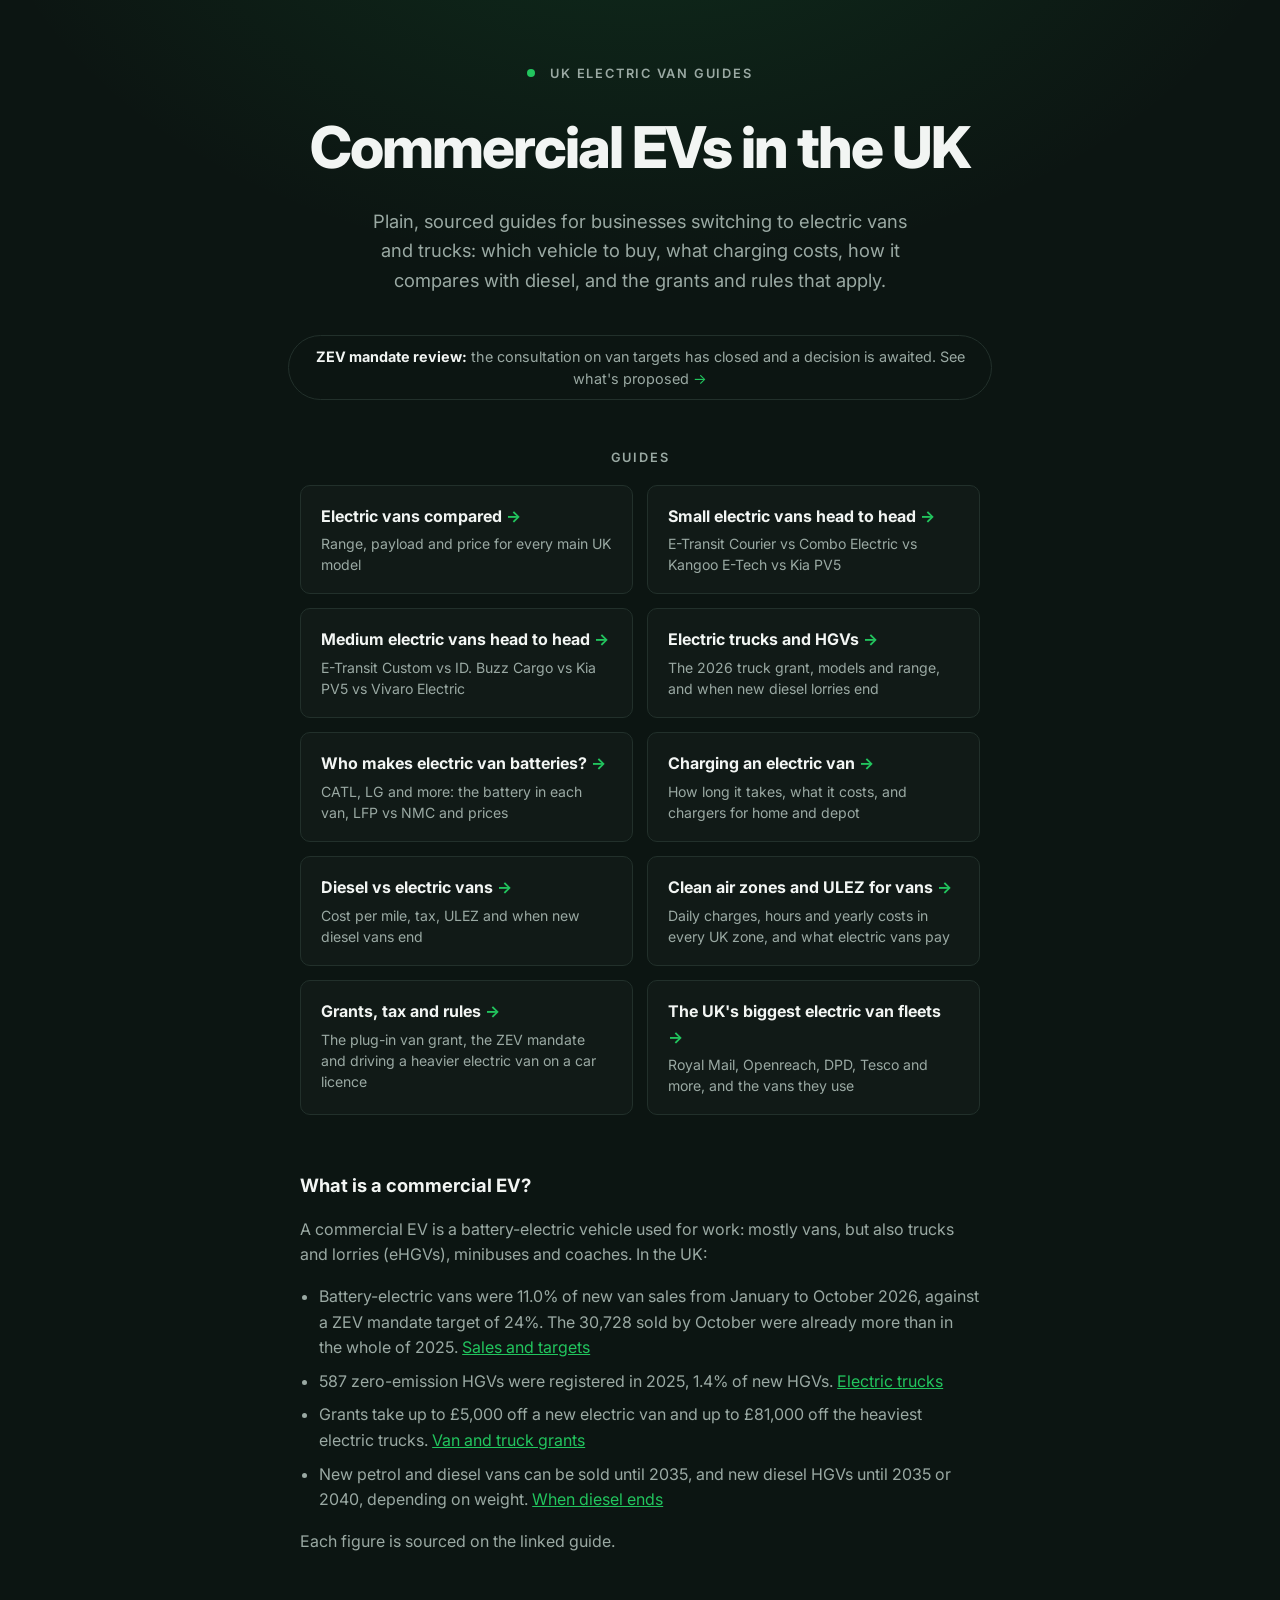
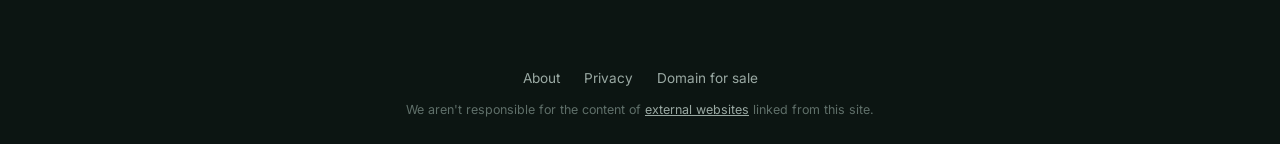
<file: index.html>
<!DOCTYPE html>
<html lang="en-GB">
<head>
  <meta charset="utf-8">
  <meta name="viewport" content="width=device-width, initial-scale=1">
  <title>Commercial EVs UK: Electric Vans &amp; Trucks, Grants, Costs</title>
  <meta name="description" content="Sourced UK guides to commercial EVs: electric vans and trucks, batteries, charging, diesel vs electric costs, grants, the ZEV mandate and fleets.">
  <link rel="canonical" href="https://commercialevs.co.uk/">
  <meta name="robots" content="index, follow, max-image-preview:large">
  <meta name="theme-color" content="#0c1512">

  <meta property="og:type" content="website">
  <meta property="og:site_name" content="CommercialEVs.co.uk">
  <meta property="og:title" content="Commercial EVs UK: Electric Vans &amp; Trucks, Grants, Costs">
  <meta property="og:description" content="Sourced UK guides to electric vans and trucks: models, batteries, charging, running costs, grants, the ZEV mandate and fleets.">
  <meta property="og:url" content="https://commercialevs.co.uk/">
  <meta property="og:image" content="https://commercialevs.co.uk/img/og-guides.png">
  <meta property="og:image:width" content="1200">
  <meta property="og:image:height" content="630">
  <meta property="og:image:alt" content="CommercialEVs.co.uk – UK electric van guides">
  <meta property="og:locale" content="en_GB">
  <meta name="twitter:card" content="summary_large_image">

  <link rel="icon" href="/favicon.ico" sizes="48x48">
  <link rel="icon" href="/favicon.svg" type="image/svg+xml">
  <link rel="apple-touch-icon" href="/img/apple-touch-icon.png">

  <script type="application/ld+json">
  {
    "@context": "https://schema.org",
    "@graph": [
      {
        "@type": "Organization",
        "@id": "https://commercialevs.co.uk/#organization",
        "name": "CommercialEVs.co.uk",
        "url": "https://commercialevs.co.uk/",
        "logo": { "@type": "ImageObject", "url": "https://commercialevs.co.uk/img/logo.png", "width": 512, "height": 512 },
        "publishingPrinciples": "https://commercialevs.co.uk/about/"
      },
      {
        "@type": "WebSite",
        "@id": "https://commercialevs.co.uk/#website",
        "name": "CommercialEVs.co.uk",
        "alternateName": ["CommercialEV.co.uk", "Commercial EVs"],
        "url": "https://commercialevs.co.uk/",
        "publisher": { "@id": "https://commercialevs.co.uk/#organization" },
        "inLanguage": "en-GB"
      },
      {
        "@type": "CollectionPage",
        "@id": "https://commercialevs.co.uk/#webpage",
        "url": "https://commercialevs.co.uk/",
        "name": "Commercial EVs UK: Electric Vans & Trucks, Grants, Costs",
        "description": "Sourced UK guides to commercial EVs: electric vans and trucks, batteries, charging, diesel vs electric costs, grants, the ZEV mandate and fleets.",
        "isPartOf": { "@id": "https://commercialevs.co.uk/#website" },
        "about": { "@type": "Thing", "name": "Commercial electric vehicles in the UK" },
        "primaryImageOfPage": "https://commercialevs.co.uk/img/og-guides.png",
        "inLanguage": "en-GB"
      }
    ]
  }
  </script>

  <!-- Google Analytics 4 -->
  <script async src="https://www.googletagmanager.com/gtag/js?id=G-9Y22D7RMQH"></script>
  <script>
    window.dataLayer = window.dataLayer || [];
    function gtag(){dataLayer.push(arguments);}
    gtag('js', new Date());
    gtag('config', 'G-9Y22D7RMQH');
  </script>

  <!-- Google Tag Manager -->
  <script>(function(w,d,s,l,i){w[l]=w[l]||[];w[l].push({'gtm.start':
    new Date().getTime(),event:'gtm.js'});var f=d.getElementsByTagName(s)[0],
    j=d.createElement(s),dl=l!='dataLayer'?'&l='+l:'';j.async=true;j.src=
    'https://www.googletagmanager.com/gtm.js?id='+i+dl;f.parentNode.insertBefore(j,f);
    })(window,document,'script','dataLayer','GTM-M4XK23H');</script>

  <link href="/css/site.css?v=7" rel="stylesheet">
  <!-- Font loads without blocking first paint -->
  <link rel="preconnect" href="https://fonts.googleapis.com">
  <link rel="preconnect" href="https://fonts.gstatic.com" crossorigin>
  <link href="https://fonts.googleapis.com/css2?family=Inter:wght@400;600;800&display=swap" rel="stylesheet" media="print" onload="this.media='all'">
</head>
<body>
  <noscript><iframe src="https://www.googletagmanager.com/ns.html?id=GTM-M4XK23H" height="0" width="0" style="display:none;visibility:hidden"></iframe></noscript>

  <main class="page hub">
    <span class="label"><span class="dot" aria-hidden="true"></span> UK electric van guides</span>
    <h1>Commercial EVs in the&nbsp;UK</h1>

    <p class="intro">Plain, sourced guides for businesses switching to electric vans and trucks: which vehicle to buy, what charging costs, how it compares with diesel, and the grants and rules that apply.</p>

    <a class="news" href="/commercial-electric-vehicles-uk/#zev-review"><strong>ZEV mandate review:</strong> the consultation on van targets has closed and a decision is awaited. See what's proposed</a>

    <section class="guides-section" aria-labelledby="guides-title">
      <h2 id="guides-title" class="guides-title">Guides</h2>
      <nav class="guides" aria-label="Guides">
        <a href="/electric-vans-uk/"><strong>Electric vans compared</strong><span>Range, payload and price for every main UK model</span></a>
        <a href="/small-electric-vans-compared/"><strong>Small electric vans head to head</strong><span>E-Transit Courier vs Combo Electric vs Kangoo E-Tech vs Kia PV5</span></a>
      <a href="/medium-electric-vans-compared/"><strong>Medium electric vans head to head</strong><span>E-Transit Custom vs ID. Buzz Cargo vs Kia PV5 vs Vivaro Electric</span></a>
        <a href="/electric-trucks-uk/"><strong>Electric trucks and HGVs</strong><span>The 2026 truck grant, models and range, and when new diesel lorries end</span></a>
        <a href="/electric-van-batteries/"><strong>Who makes electric van batteries?</strong><span>CATL, LG and more: the battery in each van, LFP vs NMC and prices</span></a>
        <a href="/charging-an-electric-van/"><strong>Charging an electric van</strong><span>How long it takes, what it costs, and chargers for home and depot</span></a>
        <a href="/diesel-vs-electric-vans/"><strong>Diesel vs electric vans</strong><span>Cost per mile, tax, ULEZ and when new diesel vans end</span></a>
        <a href="/clean-air-zones-vans/"><strong>Clean air zones and ULEZ for vans</strong><span>Daily charges, hours and yearly costs in every UK zone, and what electric vans pay</span></a>
        <a href="/commercial-electric-vehicles-uk/"><strong>Grants, tax and rules</strong><span>The plug-in van grant, the ZEV mandate and driving a heavier electric van on a car licence</span></a>
        <a href="/electric-van-fleets-uk/"><strong>The UK's biggest electric van fleets</strong><span>Royal Mail, Openreach, DPD, Tesco and more, and the vans they use</span></a>
      </nav>
    </section>

    <section class="hub-about" aria-labelledby="what-title">
      <h2 id="what-title">What is a commercial EV?</h2>
      <p>A commercial EV is a battery-electric vehicle used for work: mostly vans, but also trucks and lorries (eHGVs), minibuses and coaches. In the UK:</p>
      <ul>
        <li>Battery-electric vans were 11.0% of new van sales from January to October 2026, against a ZEV mandate target of 24%. The 30,728 sold by October were already more than in the whole of 2025. <a href="/commercial-electric-vehicles-uk/#market">Sales and targets</a></li>
        <li>587 zero-emission HGVs were registered in 2025, 1.4% of new HGVs. <a href="/electric-trucks-uk/#market">Electric trucks</a></li>
        <li>Grants take up to £5,000 off a new electric van and up to £81,000 off the heaviest electric trucks. <a href="/commercial-electric-vehicles-uk/#grant">Van and truck grants</a></li>
        <li>New petrol and diesel vans can be sold until 2035, and new diesel HGVs until 2035 or 2040, depending on weight. <a href="/diesel-vs-electric-vans/#ban">When diesel ends</a></li>
      </ul>
      <p>Each figure is sourced on the linked guide.</p>
    </section>
  </main>

  <footer class="footer">
    <nav class="footer-links" aria-label="Site">
      <a href="/about/">About</a>
      <a href="/privacy/">Privacy</a>
      <a href="/domain-for-sale/">Domain for sale</a>
    </nav>
    <p class="footer-note">We aren't responsible for the content of <a href="/about/#external-links">external websites</a> linked from this site.</p>
  </footer>
</body>
</html>
</file>
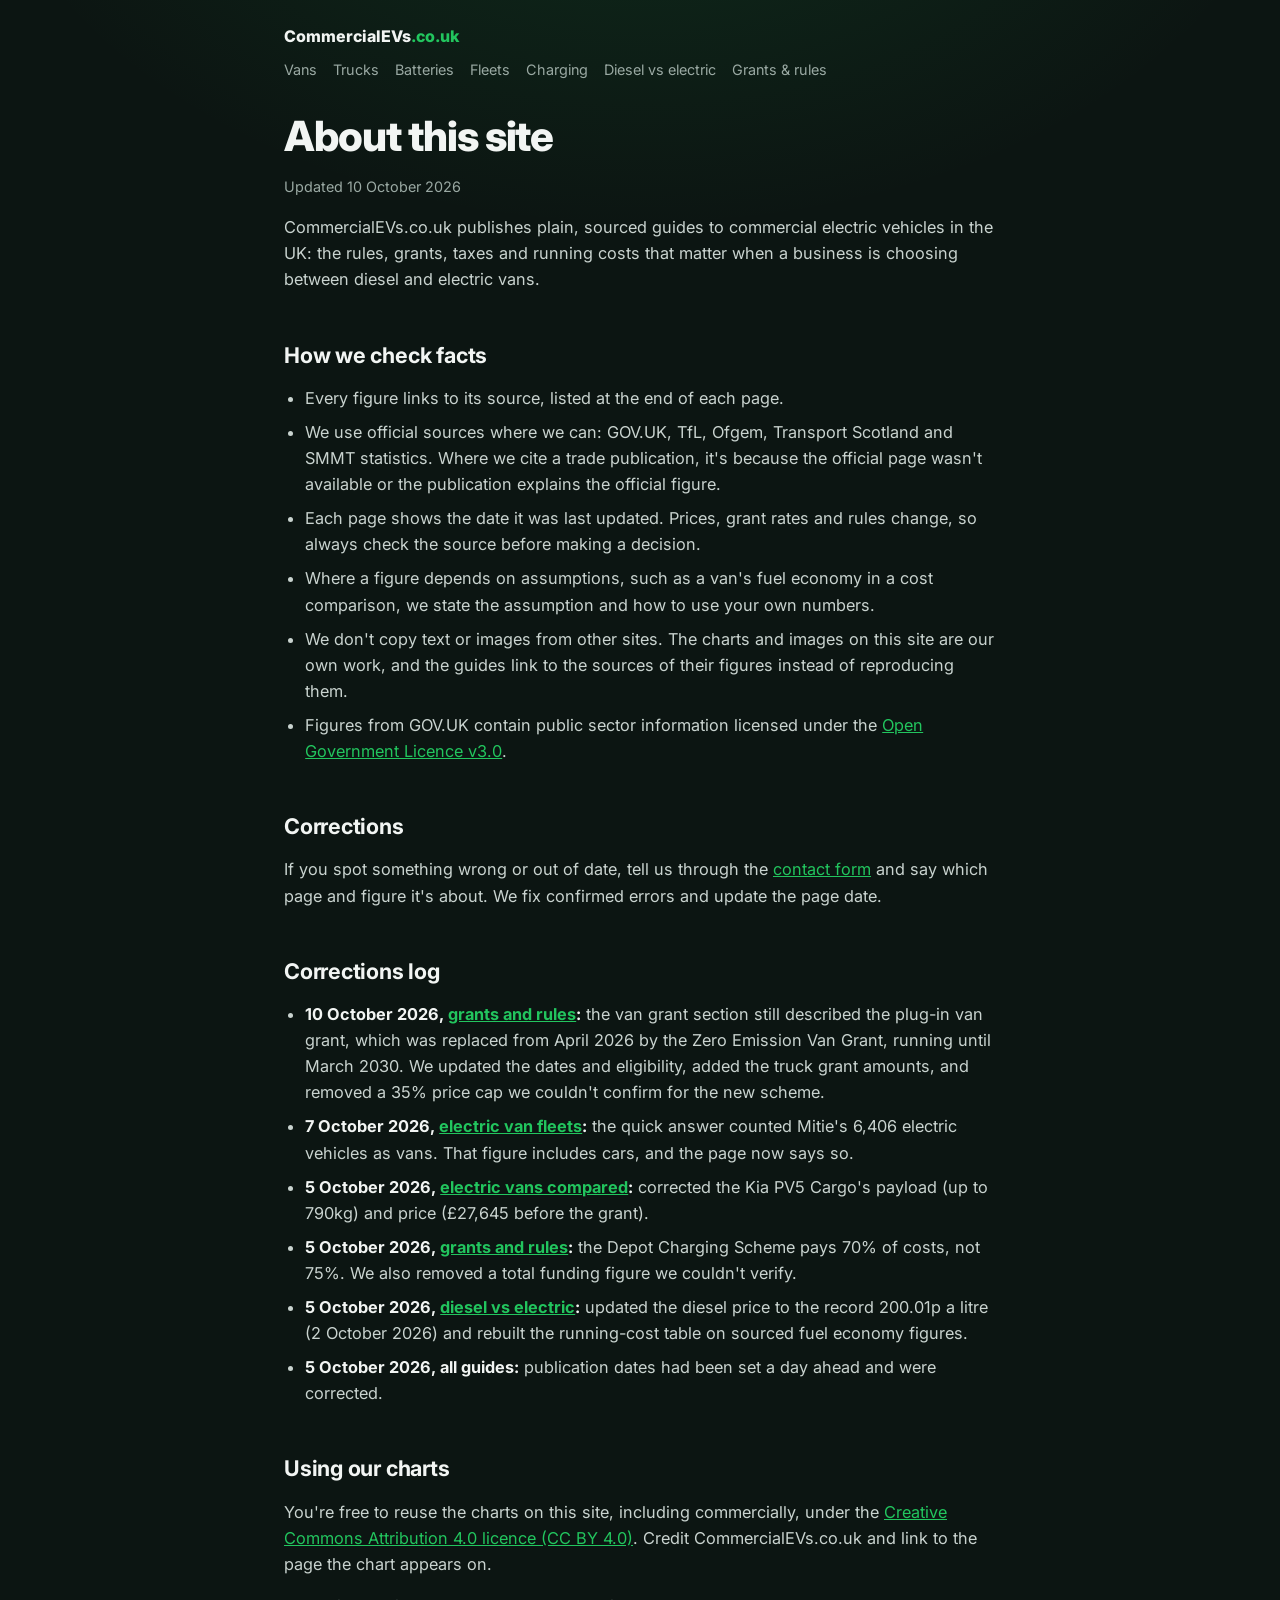
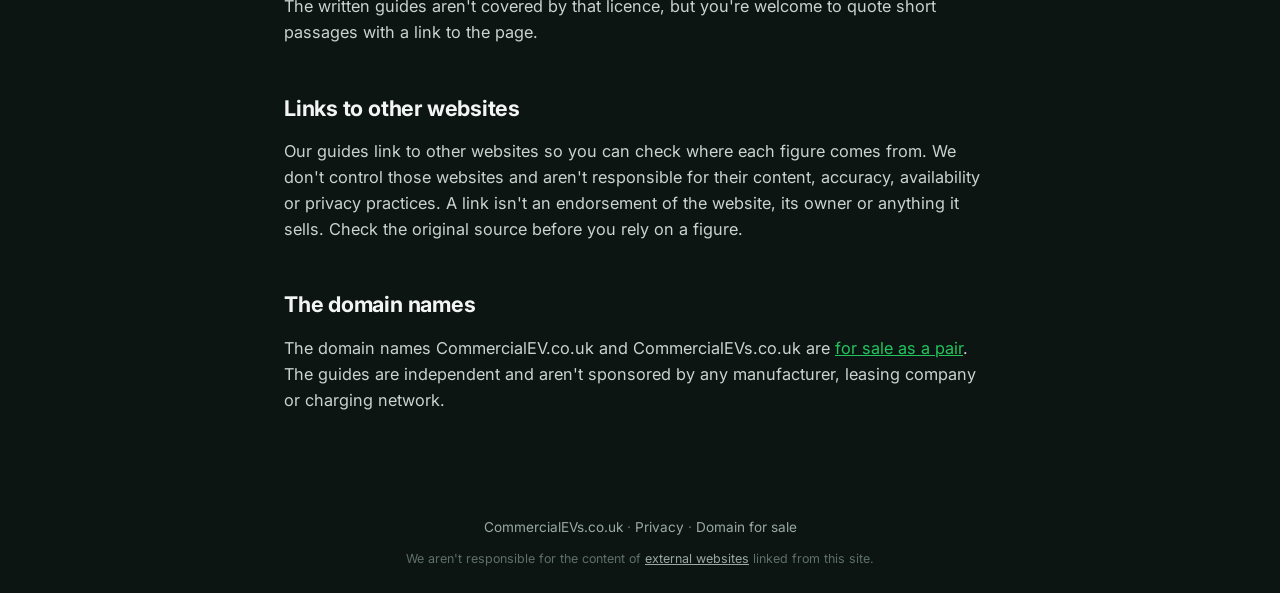
<file: about/index.html>
<!DOCTYPE html>
<html lang="en-GB">
<head>
  <meta charset="utf-8">
  <meta name="viewport" content="width=device-width, initial-scale=1">
  <title>About CommercialEVs.co.uk – How We Check Facts</title>
  <meta name="description" content="What CommercialEVs.co.uk covers, how its figures are sourced and checked, and how to report a correction.">
  <link rel="canonical" href="https://commercialevs.co.uk/about/">
  <meta name="robots" content="index, follow">
  <meta name="theme-color" content="#0c1512">
  <link rel="icon" href="/favicon.ico" sizes="48x48">
  <link rel="icon" href="/favicon.svg" type="image/svg+xml">
  <link rel="apple-touch-icon" href="/img/apple-touch-icon.png">

  <script type="application/ld+json">
  {
    "@context": "https://schema.org",
    "@type": "AboutPage",
    "@id": "https://commercialevs.co.uk/about/#webpage",
    "url": "https://commercialevs.co.uk/about/",
    "name": "About CommercialEVs.co.uk – How We Check Facts",
    "inLanguage": "en-GB",
    "isPartOf": { "@type": "WebSite", "@id": "https://commercialevs.co.uk/#website", "name": "CommercialEVs.co.uk", "url": "https://commercialevs.co.uk/" },
    "mainEntity": {
      "@type": "Organization",
      "@id": "https://commercialevs.co.uk/#organization",
      "name": "CommercialEVs.co.uk",
      "url": "https://commercialevs.co.uk/",
      "logo": "https://commercialevs.co.uk/img/logo.png",
      "publishingPrinciples": "https://commercialevs.co.uk/about/"
    }
  }
  </script>

  <!-- Google Analytics 4 -->
  <script async src="https://www.googletagmanager.com/gtag/js?id=G-9Y22D7RMQH"></script>
  <script>
    window.dataLayer = window.dataLayer || [];
    function gtag(){dataLayer.push(arguments);}
    gtag('js', new Date());
    gtag('config', 'G-9Y22D7RMQH');
  </script>

  <link href="/css/site.css?v=7" rel="stylesheet">
  <link rel="preconnect" href="https://fonts.googleapis.com">
  <link rel="preconnect" href="https://fonts.gstatic.com" crossorigin>
  <link href="https://fonts.googleapis.com/css2?family=Inter:wght@400;600;800&display=swap" rel="stylesheet" media="print" onload="this.media='all'">
</head>
<body>
  <header class="topbar">
    <a class="brandlink" href="/">CommercialEVs<span class="tld">.co.uk</span></a>
    <nav class="topnav" aria-label="Guides">
      <a href="/electric-vans-uk/">Vans</a>
      <a href="/electric-trucks-uk/">Trucks</a>
      <a href="/electric-van-batteries/">Batteries</a>
      <a href="/electric-van-fleets-uk/">Fleets</a>
      <a href="/charging-an-electric-van/">Charging</a>
      <a href="/diesel-vs-electric-vans/">Diesel vs electric</a>
      <a href="/commercial-electric-vehicles-uk/">Grants &amp; rules</a>
    </nav>
  </header>

  <main class="doc">
    <h1>About this site</h1>
    <p class="meta">Updated 10 October 2026</p>

    <p>CommercialEVs.co.uk publishes plain, sourced guides to commercial electric vehicles in the UK: the rules, grants, taxes and running costs that matter when a business is choosing between diesel and electric vans.</p>

    <h2>How we check facts</h2>
    <ul>
      <li>Every figure links to its source, listed at the end of each page.</li>
      <li>We use official sources where we can: GOV.UK, TfL, Ofgem, Transport Scotland and SMMT statistics. Where we cite a trade publication, it's because the official page wasn't available or the publication explains the official figure.</li>
      <li>Each page shows the date it was last updated. Prices, grant rates and rules change, so always check the source before making a decision.</li>
      <li>Where a figure depends on assumptions, such as a van's fuel economy in a cost comparison, we state the assumption and how to use your own numbers.</li>
      <li>We don't copy text or images from other sites. The charts and images on this site are our own work, and the guides link to the sources of their figures instead of reproducing them.</li>
      <li>Figures from GOV.UK contain public sector information licensed under the <a href="https://www.nationalarchives.gov.uk/doc/open-government-licence/version/3/" target="_blank" rel="noopener">Open Government Licence v3.0</a>.</li>
    </ul>

    <h2>Corrections</h2>
    <p>If you spot something wrong or out of date, tell us through the <a href="https://docs.google.com/forms/d/e/1FAIpQLScv-sFO7Y8Mo2JD8AYKkitkR1Jo4LoIOZL_Y3LjZI6ycY7Xqw/viewform" target="_blank" rel="noopener">contact form</a> and say which page and figure it's about. We fix confirmed errors and update the page date.</p>

    <h2 id="corrections-log">Corrections log</h2>
    <ul>
      <li><strong>10 October 2026, <a href="/commercial-electric-vehicles-uk/">grants and rules</a>:</strong> the van grant section still described the plug-in van grant, which was replaced from April 2026 by the Zero Emission Van Grant, running until March 2030. We updated the dates and eligibility, added the truck grant amounts, and removed a 35% price cap we couldn't confirm for the new scheme.</li>
      <li><strong>7 October 2026, <a href="/electric-van-fleets-uk/">electric van fleets</a>:</strong> the quick answer counted Mitie's 6,406 electric vehicles as vans. That figure includes cars, and the page now says so.</li>
      <li><strong>5 October 2026, <a href="/electric-vans-uk/">electric vans compared</a>:</strong> corrected the Kia PV5 Cargo's payload (up to 790kg) and price (£27,645 before the grant).</li>
      <li><strong>5 October 2026, <a href="/commercial-electric-vehicles-uk/">grants and rules</a>:</strong> the Depot Charging Scheme pays 70% of costs, not 75%. We also removed a total funding figure we couldn't verify.</li>
      <li><strong>5 October 2026, <a href="/diesel-vs-electric-vans/">diesel vs electric</a>:</strong> updated the diesel price to the record 200.01p a litre (2 October 2026) and rebuilt the running-cost table on sourced fuel economy figures.</li>
      <li><strong>5 October 2026, all guides:</strong> publication dates had been set a day ahead and were corrected.</li>
    </ul>

    <h2 id="reuse">Using our charts</h2>
    <p>You're free to reuse the charts on this site, including commercially, under the <a href="https://creativecommons.org/licenses/by/4.0/" target="_blank" rel="license noopener">Creative Commons Attribution 4.0 licence (CC BY 4.0)</a>. Credit CommercialEVs.co.uk and link to the page the chart appears on.</p>
    <p>The written guides aren't covered by that licence, but you're welcome to quote short passages with a link to the page.</p>

    <h2 id="external-links">Links to other websites</h2>
    <p>Our guides link to other websites so you can check where each figure comes from. We don't control those websites and aren't responsible for their content, accuracy, availability or privacy practices. A link isn't an endorsement of the website, its owner or anything it sells. Check the original source before you rely on a figure.</p>

    <h2>The domain names</h2>
    <p>The domain names CommercialEV.co.uk and CommercialEVs.co.uk are <a href="/domain-for-sale/">for sale as a pair</a>. The guides are independent and aren't sponsored by any manufacturer, leasing company or charging network.</p>
  </main>

  <footer class="footer">
    <p><a href="/">CommercialEVs.co.uk</a> &middot; <a href="/privacy/">Privacy</a> &middot; <a href="/domain-for-sale/">Domain for sale</a></p>
    <p class="footer-note">We aren't responsible for the content of <a href="/about/#external-links">external websites</a> linked from this site.</p>
  </footer>
</body>
</html>
</file>
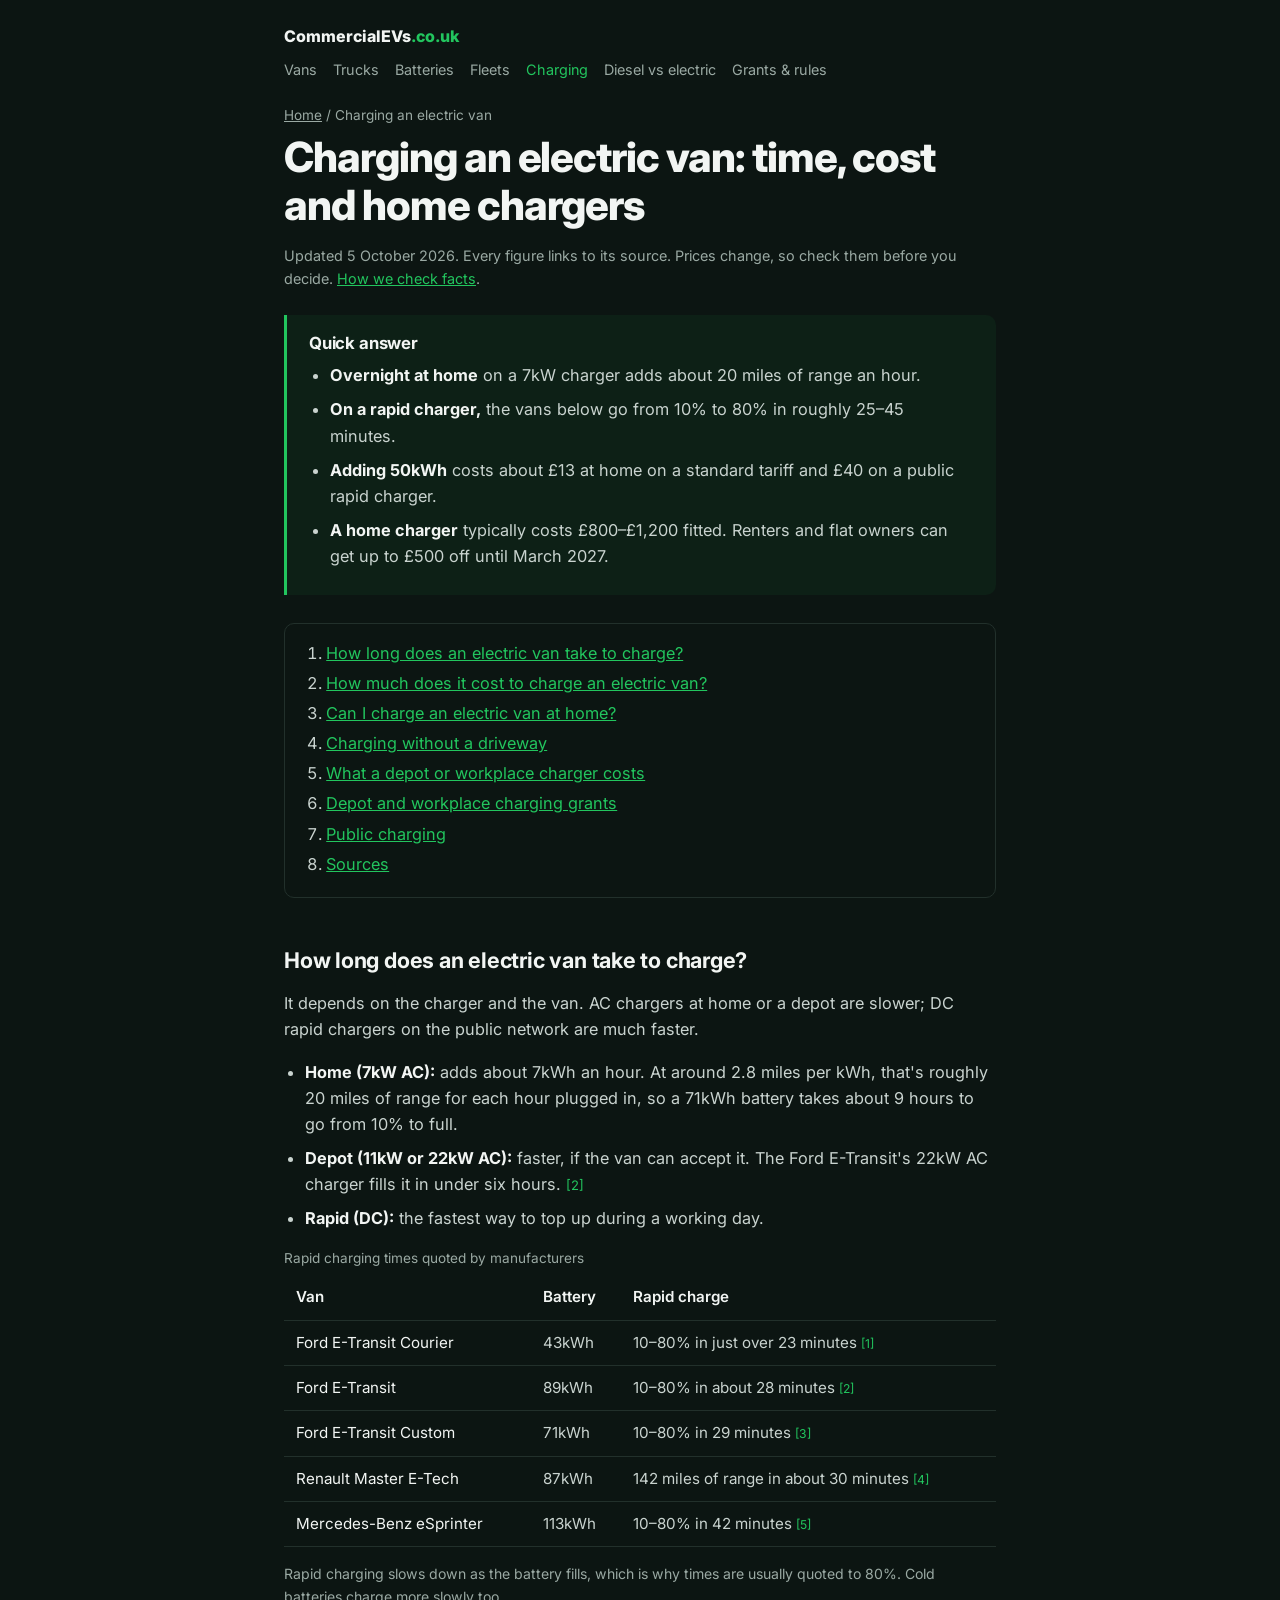
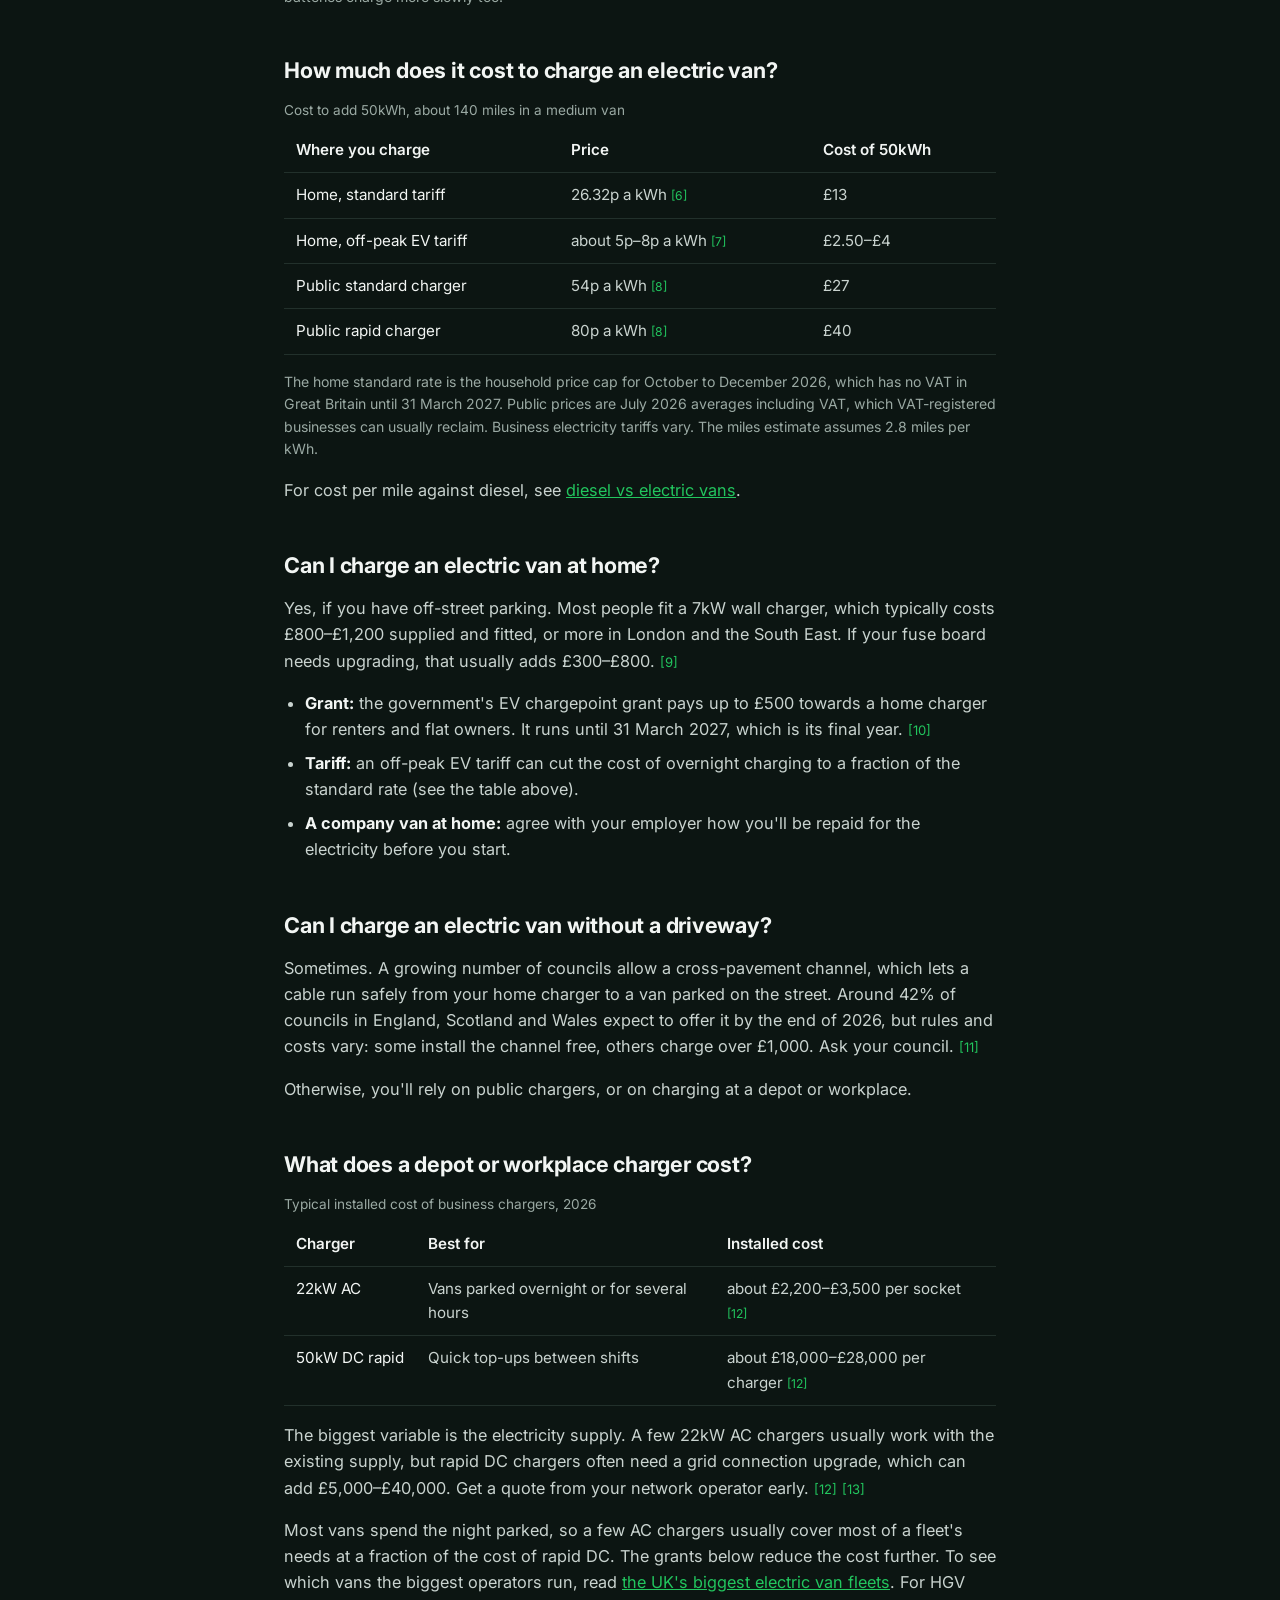
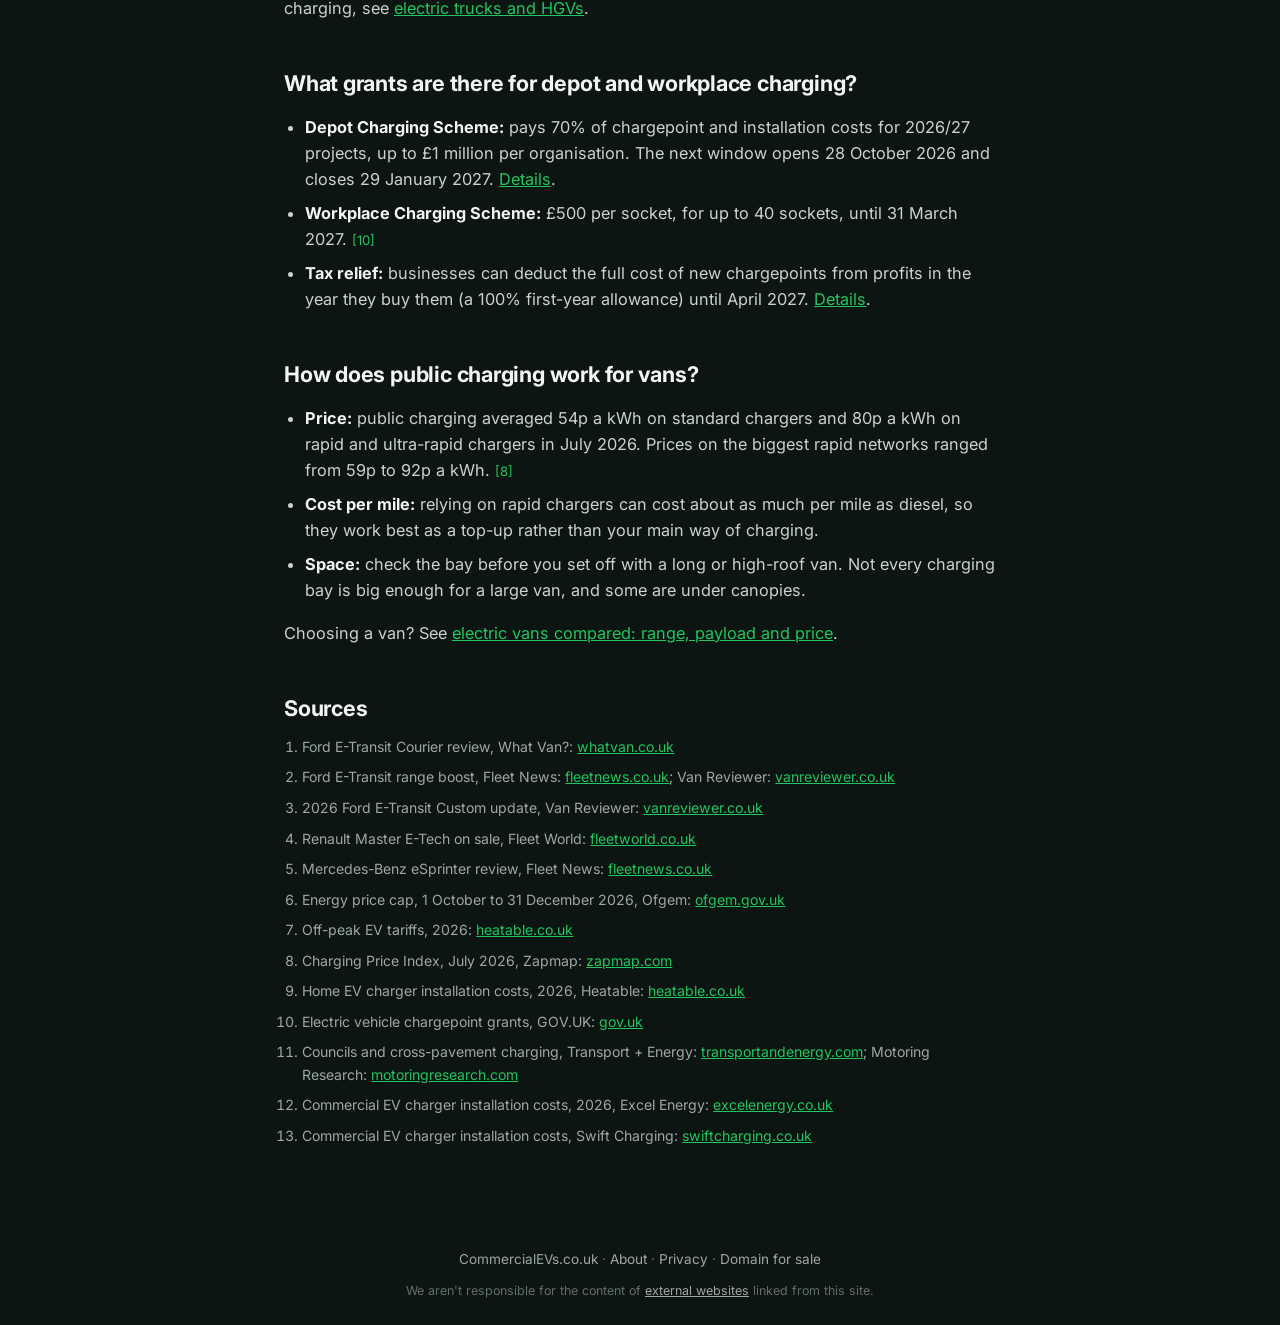
<file: charging-an-electric-van/index.html>
<!DOCTYPE html>
<html lang="en-GB">
<head>
  <meta charset="utf-8">
  <meta name="viewport" content="width=device-width, initial-scale=1">
  <title>Charging an Electric Van: Time, Cost &amp; Home Chargers 2026</title>
  <meta name="description" content="How long an electric van takes to charge, what it costs at home and on public chargers, home charger prices, grants, and charging without a driveway.">
  <link rel="canonical" href="https://commercialevs.co.uk/charging-an-electric-van/">
  <meta name="robots" content="index, follow, max-image-preview:large">
  <meta name="theme-color" content="#0c1512">

  <meta property="og:type" content="article">
  <meta property="og:site_name" content="CommercialEVs.co.uk">
  <meta property="og:title" content="Charging an Electric Van: Time, Cost &amp; Home Chargers 2026">
  <meta property="og:description" content="Charging times, costs at home and on public chargers, home charger prices and grants.">
  <meta property="og:url" content="https://commercialevs.co.uk/charging-an-electric-van/">
  <meta property="og:image" content="https://commercialevs.co.uk/img/og-guides.png">
  <meta property="og:image:width" content="1200">
  <meta property="og:image:height" content="630">
  <meta property="og:image:alt" content="CommercialEVs.co.uk – UK electric van guides">
  <meta property="og:locale" content="en_GB">
  <meta name="twitter:card" content="summary_large_image">

  <link rel="icon" href="/favicon.ico" sizes="48x48">
  <link rel="icon" href="/favicon.svg" type="image/svg+xml">
  <link rel="apple-touch-icon" href="/img/apple-touch-icon.png">

  <script type="application/ld+json">
  {
    "@context": "https://schema.org",
    "@graph": [
      {
        "@type": "Article",
        "@id": "https://commercialevs.co.uk/charging-an-electric-van/#article",
        "headline": "Charging an Electric Van: Time, Cost & Home Chargers 2026",
        "description": "How long an electric van takes to charge, what it costs at home and on public chargers, home charger prices, grants, and charging without a driveway.",
        "datePublished": "2026-10-05",
        "dateModified": "2026-10-05",
        "inLanguage": "en-GB",
        "image": "https://commercialevs.co.uk/img/og-guides.png",
        "mainEntityOfPage": "https://commercialevs.co.uk/charging-an-electric-van/",
        "author": { "@type": "Organization", "@id": "https://commercialevs.co.uk/#organization", "name": "CommercialEVs.co.uk", "url": "https://commercialevs.co.uk/", "logo": "https://commercialevs.co.uk/img/logo.png" },
        "publisher": { "@type": "Organization", "@id": "https://commercialevs.co.uk/#organization", "name": "CommercialEVs.co.uk", "url": "https://commercialevs.co.uk/", "logo": "https://commercialevs.co.uk/img/logo.png" },
        "isPartOf": { "@type": "WebSite", "name": "CommercialEVs.co.uk", "url": "https://commercialevs.co.uk/" }
      },
      {
        "@type": "BreadcrumbList",
        "itemListElement": [
          { "@type": "ListItem", "position": 1, "name": "CommercialEVs.co.uk", "item": "https://commercialevs.co.uk/" },
          { "@type": "ListItem", "position": 2, "name": "Charging an electric van", "item": "https://commercialevs.co.uk/charging-an-electric-van/" }
        ]
      }
    ]
  }
  </script>

  <!-- Google Analytics 4 -->
  <script async src="https://www.googletagmanager.com/gtag/js?id=G-9Y22D7RMQH"></script>
  <script>
    window.dataLayer = window.dataLayer || [];
    function gtag(){dataLayer.push(arguments);}
    gtag('js', new Date());
    gtag('config', 'G-9Y22D7RMQH');
  </script>

  <!-- Google Tag Manager -->
  <script>(function(w,d,s,l,i){w[l]=w[l]||[];w[l].push({'gtm.start':
    new Date().getTime(),event:'gtm.js'});var f=d.getElementsByTagName(s)[0],
    j=d.createElement(s),dl=l!='dataLayer'?'&l='+l:'';j.async=true;j.src=
    'https://www.googletagmanager.com/gtm.js?id='+i+dl;f.parentNode.insertBefore(j,f);
    })(window,document,'script','dataLayer','GTM-M4XK23H');</script>

  <link href="/css/site.css?v=7" rel="stylesheet">
  <link rel="preconnect" href="https://fonts.googleapis.com">
  <link rel="preconnect" href="https://fonts.gstatic.com" crossorigin>
  <link href="https://fonts.googleapis.com/css2?family=Inter:wght@400;600;800&display=swap" rel="stylesheet" media="print" onload="this.media='all'">
</head>
<body>
  <noscript><iframe src="https://www.googletagmanager.com/ns.html?id=GTM-M4XK23H" height="0" width="0" style="display:none;visibility:hidden"></iframe></noscript>

  <header class="topbar">
    <a class="brandlink" href="/">CommercialEVs<span class="tld">.co.uk</span></a>
    <nav class="topnav" aria-label="Guides">
      <a href="/electric-vans-uk/">Vans</a>
      <a href="/electric-trucks-uk/">Trucks</a>
      <a href="/electric-van-batteries/">Batteries</a>
      <a href="/electric-van-fleets-uk/">Fleets</a>
      <a href="/charging-an-electric-van/" aria-current="page">Charging</a>
      <a href="/diesel-vs-electric-vans/">Diesel vs electric</a>
      <a href="/commercial-electric-vehicles-uk/">Grants &amp; rules</a>
    </nav>
  </header>

  <main class="doc">
    <nav class="crumbs" aria-label="Breadcrumb"><a href="/">Home</a> / Charging an electric van</nav>

    <h1>Charging an electric van: time, cost and home chargers</h1>
    <p class="meta">Updated 5 October 2026. Every figure links to its source. Prices change, so check them before you decide. <a href="/about/">How we check facts</a>.</p>

    <section class="summary" aria-label="Quick answer">
      <h2>Quick answer</h2>
      <ul>
        <li><strong>Overnight at home</strong> on a 7kW charger adds about 20 miles of range an hour.</li>
        <li><strong>On a rapid charger,</strong> the vans below go from 10% to 80% in roughly 25&ndash;45 minutes.</li>
        <li><strong>Adding 50kWh</strong> costs about £13 at home on a standard tariff and £40 on a public rapid charger.</li>
        <li><strong>A home charger</strong> typically costs £800&ndash;£1,200 fitted. Renters and flat owners can get up to £500 off until March 2027.</li>
      </ul>
    </section>

    <nav class="toc" aria-label="Contents">
      <ol>
        <li><a href="#time">How long does an electric van take to charge?</a></li>
        <li><a href="#cost">How much does it cost to charge an electric van?</a></li>
        <li><a href="#home">Can I charge an electric van at home?</a></li>
        <li><a href="#no-driveway">Charging without a driveway</a></li>
        <li><a href="#depot-chargers">What a depot or workplace charger costs</a></li>
        <li><a href="#depot">Depot and workplace charging grants</a></li>
        <li><a href="#public">Public charging</a></li>
        <li><a href="#sources">Sources</a></li>
      </ol>
    </nav>

    <h2 id="time">How long does an electric van take to charge?</h2>
    <p>It depends on the charger and the van. AC chargers at home or a depot are slower; DC rapid chargers on the public network are much faster.</p>
    <ul>
      <li><strong>Home (7kW AC):</strong> adds about 7kWh an hour. At around 2.8 miles per kWh, that's roughly 20 miles of range for each hour plugged in, so a 71kWh battery takes about 9 hours to go from 10% to full.</li>
      <li><strong>Depot (11kW or 22kW AC):</strong> faster, if the van can accept it. The Ford E-Transit's 22kW AC charger fills it in under six hours. <a href="#s2">[2]</a></li>
      <li><strong>Rapid (DC):</strong> the fastest way to top up during a working day.</li>
    </ul>
    <div class="table-wrap"><table>
      <caption>Rapid charging times quoted by manufacturers</caption>
      <thead><tr><th>Van</th><th>Battery</th><th>Rapid charge</th></tr></thead>
      <tbody>
        <tr><td>Ford E-Transit Courier</td><td>43kWh</td><td>10&ndash;80% in just over 23 minutes <a href="#s1">[1]</a></td></tr>
        <tr><td>Ford E-Transit</td><td>89kWh</td><td>10&ndash;80% in about 28 minutes <a href="#s2">[2]</a></td></tr>
        <tr><td>Ford E-Transit Custom</td><td>71kWh</td><td>10&ndash;80% in 29 minutes <a href="#s3">[3]</a></td></tr>
        <tr><td>Renault Master E-Tech</td><td>87kWh</td><td>142 miles of range in about 30 minutes <a href="#s4">[4]</a></td></tr>
        <tr><td>Mercedes-Benz eSprinter</td><td>113kWh</td><td>10&ndash;80% in 42 minutes <a href="#s5">[5]</a></td></tr>
      </tbody>
    </table></div>
    <p class="note">Rapid charging slows down as the battery fills, which is why times are usually quoted to 80%. Cold batteries charge more slowly too.</p>

    <h2 id="cost">How much does it cost to charge an electric van?</h2>
    <div class="table-wrap"><table>
      <caption>Cost to add 50kWh, about 140 miles in a medium van</caption>
      <thead><tr><th>Where you charge</th><th>Price</th><th>Cost of 50kWh</th></tr></thead>
      <tbody>
        <tr><td>Home, standard tariff</td><td>26.32p a kWh <a href="#s6">[6]</a></td><td>£13</td></tr>
        <tr><td>Home, off-peak EV tariff</td><td>about 5p&ndash;8p a kWh <a href="#s7">[7]</a></td><td>£2.50&ndash;£4</td></tr>
        <tr><td>Public standard charger</td><td>54p a kWh <a href="#s8">[8]</a></td><td>£27</td></tr>
        <tr><td>Public rapid charger</td><td>80p a kWh <a href="#s8">[8]</a></td><td>£40</td></tr>
      </tbody>
    </table></div>
    <p class="note">The home standard rate is the household price cap for October to December 2026, which has no VAT in Great Britain until 31 March 2027. Public prices are July 2026 averages including VAT, which VAT-registered businesses can usually reclaim. Business electricity tariffs vary. The miles estimate assumes 2.8 miles per kWh.</p>
    <p>For cost per mile against diesel, see <a href="/diesel-vs-electric-vans/#costs">diesel vs electric vans</a>.</p>

    <h2 id="home">Can I charge an electric van at home?</h2>
    <p>Yes, if you have off-street parking. Most people fit a 7kW wall charger, which typically costs £800&ndash;£1,200 supplied and fitted, or more in London and the South East. If your fuse board needs upgrading, that usually adds £300&ndash;£800. <a href="#s9">[9]</a></p>
    <ul>
      <li><strong>Grant:</strong> the government's EV chargepoint grant pays up to £500 towards a home charger for renters and flat owners. It runs until 31 March 2027, which is its final year. <a href="#s10">[10]</a></li>
      <li><strong>Tariff:</strong> an off-peak EV tariff can cut the cost of overnight charging to a fraction of the standard rate (see the table above).</li>
      <li><strong>A company van at home:</strong> agree with your employer how you'll be repaid for the electricity before you start.</li>
    </ul>

    <h2 id="no-driveway">Can I charge an electric van without a driveway?</h2>
    <p>Sometimes. A growing number of councils allow a cross-pavement channel, which lets a cable run safely from your home charger to a van parked on the street. Around 42% of councils in England, Scotland and Wales expect to offer it by the end of 2026, but rules and costs vary: some install the channel free, others charge over £1,000. Ask your council. <a href="#s11">[11]</a></p>
    <p>Otherwise, you'll rely on public chargers, or on charging at a depot or workplace.</p>

    <h2 id="depot-chargers">What does a depot or workplace charger cost?</h2>
    <div class="table-wrap"><table>
      <caption>Typical installed cost of business chargers, 2026</caption>
      <thead><tr><th>Charger</th><th>Best for</th><th>Installed cost</th></tr></thead>
      <tbody>
        <tr><td>22kW AC</td><td>Vans parked overnight or for several hours</td><td>about £2,200&ndash;£3,500 per socket <a href="#s12">[12]</a></td></tr>
        <tr><td>50kW DC rapid</td><td>Quick top-ups between shifts</td><td>about £18,000&ndash;£28,000 per charger <a href="#s12">[12]</a></td></tr>
      </tbody>
    </table></div>
    <p>The biggest variable is the electricity supply. A few 22kW AC chargers usually work with the existing supply, but rapid DC chargers often need a grid connection upgrade, which can add £5,000&ndash;£40,000. Get a quote from your network operator early. <a href="#s12">[12]</a> <a href="#s13">[13]</a></p>
    <p>Most vans spend the night parked, so a few AC chargers usually cover most of a fleet's needs at a fraction of the cost of rapid DC. The grants below reduce the cost further. To see which vans the biggest operators run, read <a href="/electric-van-fleets-uk/">the UK's biggest electric van fleets</a>. For HGV charging, see <a href="/electric-trucks-uk/#charging">electric trucks and HGVs</a>.</p>

    <h2 id="depot">What grants are there for depot and workplace charging?</h2>
    <ul>
      <li><strong>Depot Charging Scheme:</strong> pays 70% of chargepoint and installation costs for 2026/27 projects, up to £1 million per organisation. The next window opens 28 October 2026 and closes 29 January 2027. <a href="/commercial-electric-vehicles-uk/#charging">Details</a>.</li>
      <li><strong>Workplace Charging Scheme:</strong> £500 per socket, for up to 40 sockets, until 31 March 2027. <a href="#s10">[10]</a></li>
      <li><strong>Tax relief:</strong> businesses can deduct the full cost of new chargepoints from profits in the year they buy them (a 100% first-year allowance) until April 2027. <a href="/commercial-electric-vehicles-uk/#tax">Details</a>.</li>
    </ul>

    <h2 id="public">How does public charging work for vans?</h2>
    <ul>
      <li><strong>Price:</strong> public charging averaged 54p a kWh on standard chargers and 80p a kWh on rapid and ultra-rapid chargers in July 2026. Prices on the biggest rapid networks ranged from 59p to 92p a kWh. <a href="#s8">[8]</a></li>
      <li><strong>Cost per mile:</strong> relying on rapid chargers can cost about as much per mile as diesel, so they work best as a top-up rather than your main way of charging.</li>
      <li><strong>Space:</strong> check the bay before you set off with a long or high-roof van. Not every charging bay is big enough for a large van, and some are under canopies.</li>
    </ul>

    <p>Choosing a van? See <a href="/electric-vans-uk/">electric vans compared: range, payload and price</a>.</p>

    <h2 id="sources">Sources</h2>
    <ol class="sources">
      <li id="s1">Ford E-Transit Courier review, What Van?: <a href="https://www.whatvan.co.uk/van-reviews/ford-e-transit-courier-review/" rel="nofollow noopener" target="_blank">whatvan.co.uk</a></li>
      <li id="s2">Ford E-Transit range boost, Fleet News: <a href="https://www.fleetnews.co.uk/news/ford-e-transit-gets-a-range-boost" rel="nofollow noopener" target="_blank">fleetnews.co.uk</a>; Van Reviewer: <a href="https://vanreviewer.co.uk/battery-charging-range/what-is-the-ford-e-transit-battery-range/" rel="nofollow noopener" target="_blank">vanreviewer.co.uk</a></li>
      <li id="s3">2026 Ford E-Transit Custom update, Van Reviewer: <a href="https://vanreviewer.co.uk/news/new-2026-e-transit-custom-gets-more-range-and-faster-charging/" rel="nofollow noopener" target="_blank">vanreviewer.co.uk</a></li>
      <li id="s4">Renault Master E-Tech on sale, Fleet World: <a href="https://fleetworld.co.uk/renault-master-e-tech-fully-electric-van-on-sale-priced-from-37500" rel="nofollow noopener" target="_blank">fleetworld.co.uk</a></li>
      <li id="s5">Mercedes-Benz eSprinter review, Fleet News: <a href="https://www.fleetnews.co.uk/van/reviews/mercedes-benz-esprinter-review" rel="nofollow noopener" target="_blank">fleetnews.co.uk</a></li>
      <li id="s6">Energy price cap, 1 October to 31 December 2026, Ofgem: <a href="https://ofgem.gov.uk/news/changes-energy-price-cap-between-1-october-and-31-december-2026" rel="noopener" target="_blank">ofgem.gov.uk</a></li>
      <li id="s7">Off-peak EV tariffs, 2026: <a href="https://heatable.co.uk/ev-chargers/advice/best-ev-tariffs" rel="nofollow noopener" target="_blank">heatable.co.uk</a></li>
      <li id="s8">Charging Price Index, July 2026, Zapmap: <a href="https://www.zapmap.com/ev-stats/charging-price-index" rel="nofollow noopener" target="_blank">zapmap.com</a></li>
      <li id="s9">Home EV charger installation costs, 2026, Heatable: <a href="https://heatable.co.uk/ev-chargers/advice/ev-charger-costs" rel="nofollow noopener" target="_blank">heatable.co.uk</a></li>
      <li id="s10">Electric vehicle chargepoint grants, GOV.UK: <a href="https://www.gov.uk/guidance/electric-vehicle-chargepoint-grants" rel="noopener" target="_blank">gov.uk</a></li>
      <li id="s11">Councils and cross-pavement charging, Transport + Energy: <a href="https://transportandenergy.com/2026/04/16/42-of-councils-to-have-cross-pavement-charging-by-end-of-2026/" rel="nofollow noopener" target="_blank">transportandenergy.com</a>; Motoring Research: <a href="https://www.motoringresearch.com/car-news/councils-offer-cross-pavement-ev-charging/" rel="nofollow noopener" target="_blank">motoringresearch.com</a></li>
      <li id="s12">Commercial EV charger installation costs, 2026, Excel Energy: <a href="https://excelenergy.co.uk/news/commercial-ev-charger-installation-cost-uk/" rel="nofollow noopener" target="_blank">excelenergy.co.uk</a></li>
      <li id="s13">Commercial EV charger installation costs, Swift Charging: <a href="https://www.swiftcharging.co.uk/post/commercial-ev-charger-installation-cost" rel="nofollow noopener" target="_blank">swiftcharging.co.uk</a></li>
    </ol>

  </main>

  <footer class="footer">
    <p><a href="/">CommercialEVs.co.uk</a> &middot; <a href="/about/">About</a> &middot; <a href="/privacy/">Privacy</a> &middot; <a href="/domain-for-sale/">Domain for sale</a></p>
    <p class="footer-note">We aren't responsible for the content of <a href="/about/#external-links">external websites</a> linked from this site.</p>
  </footer>
</body>
</html>
</file>
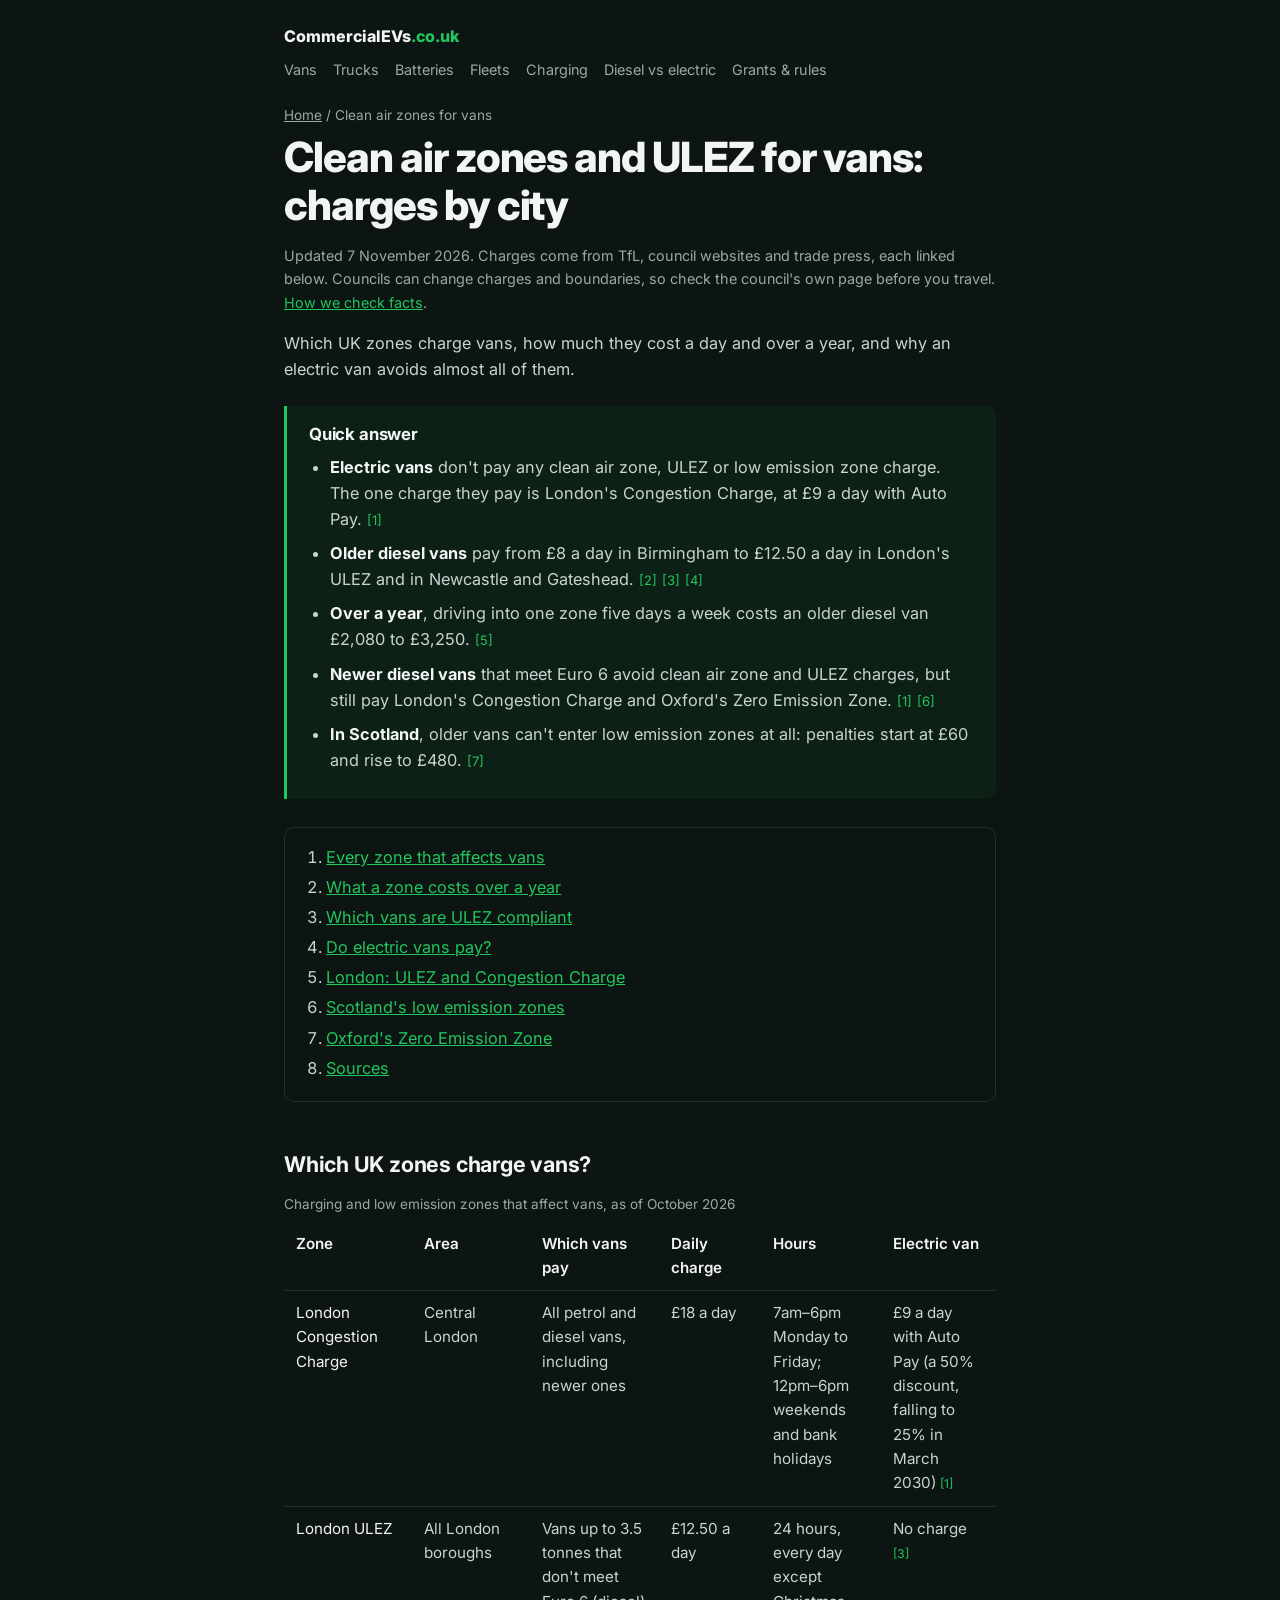
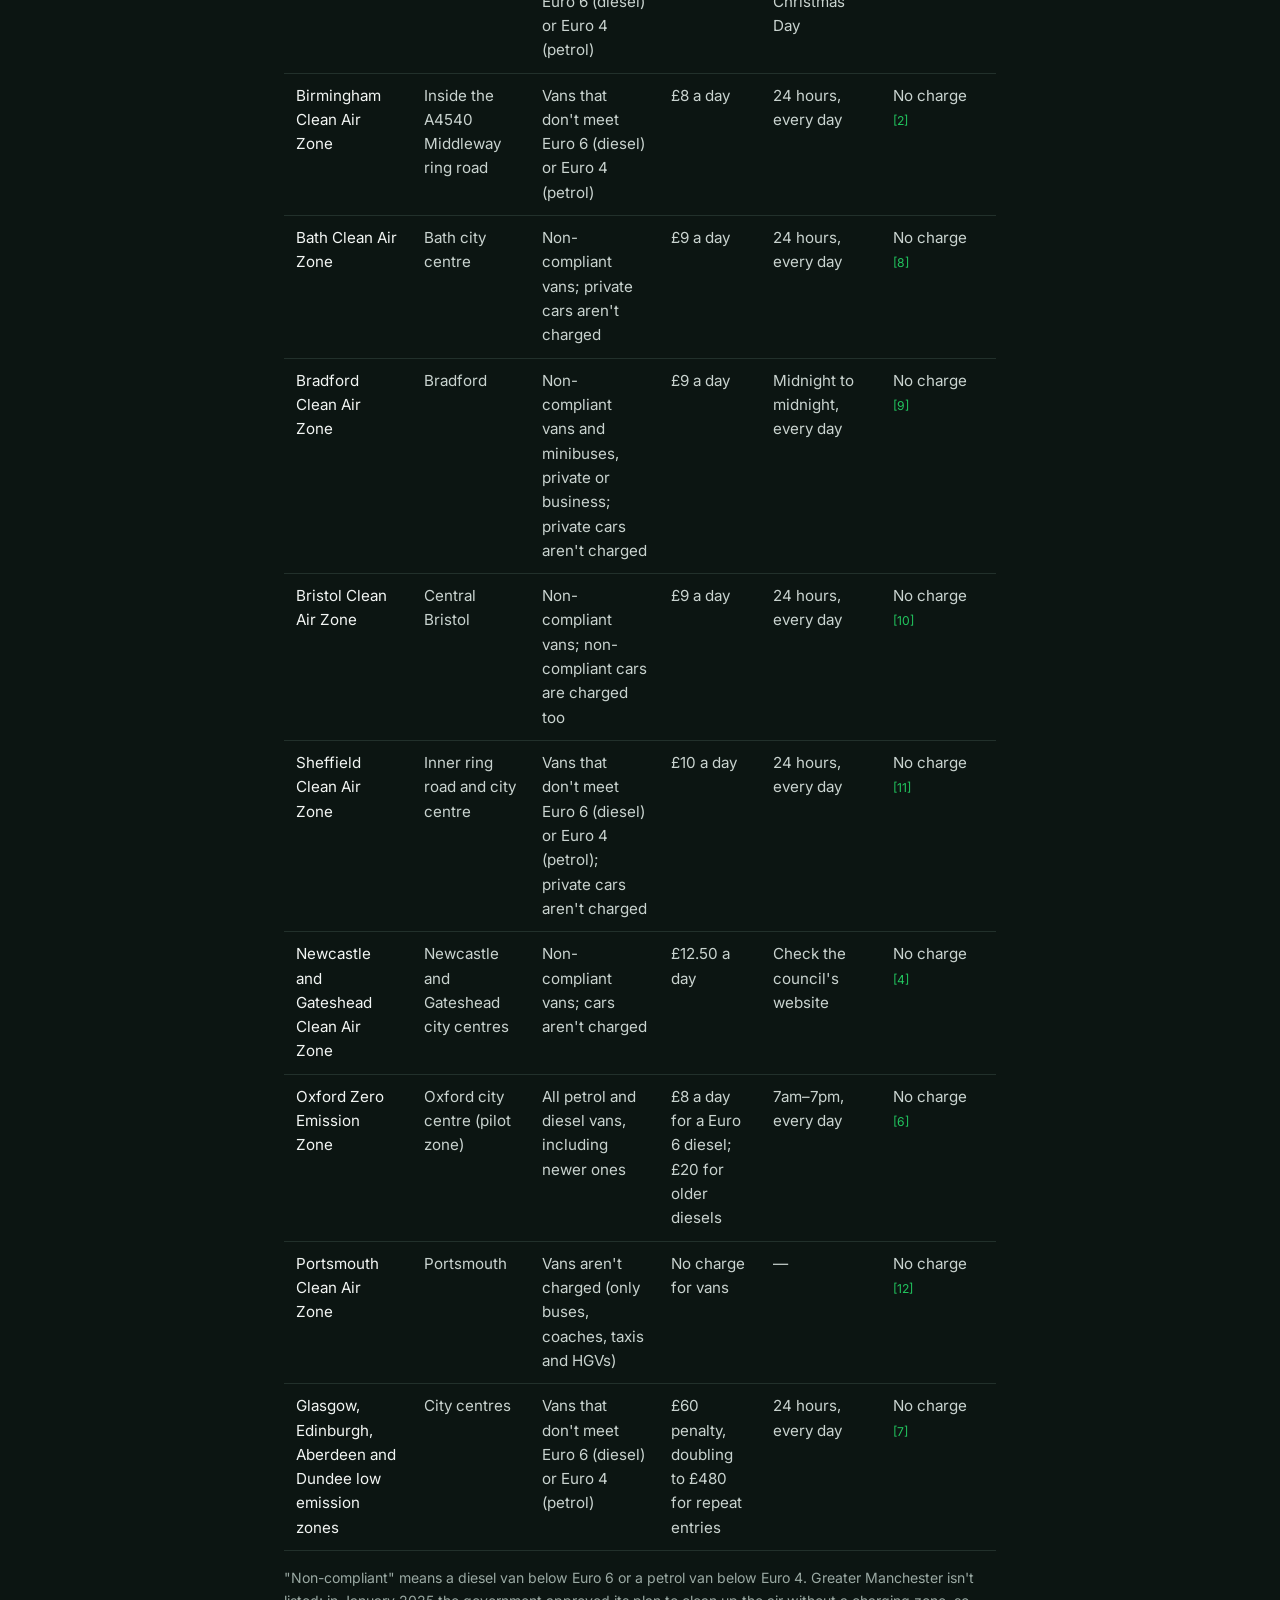
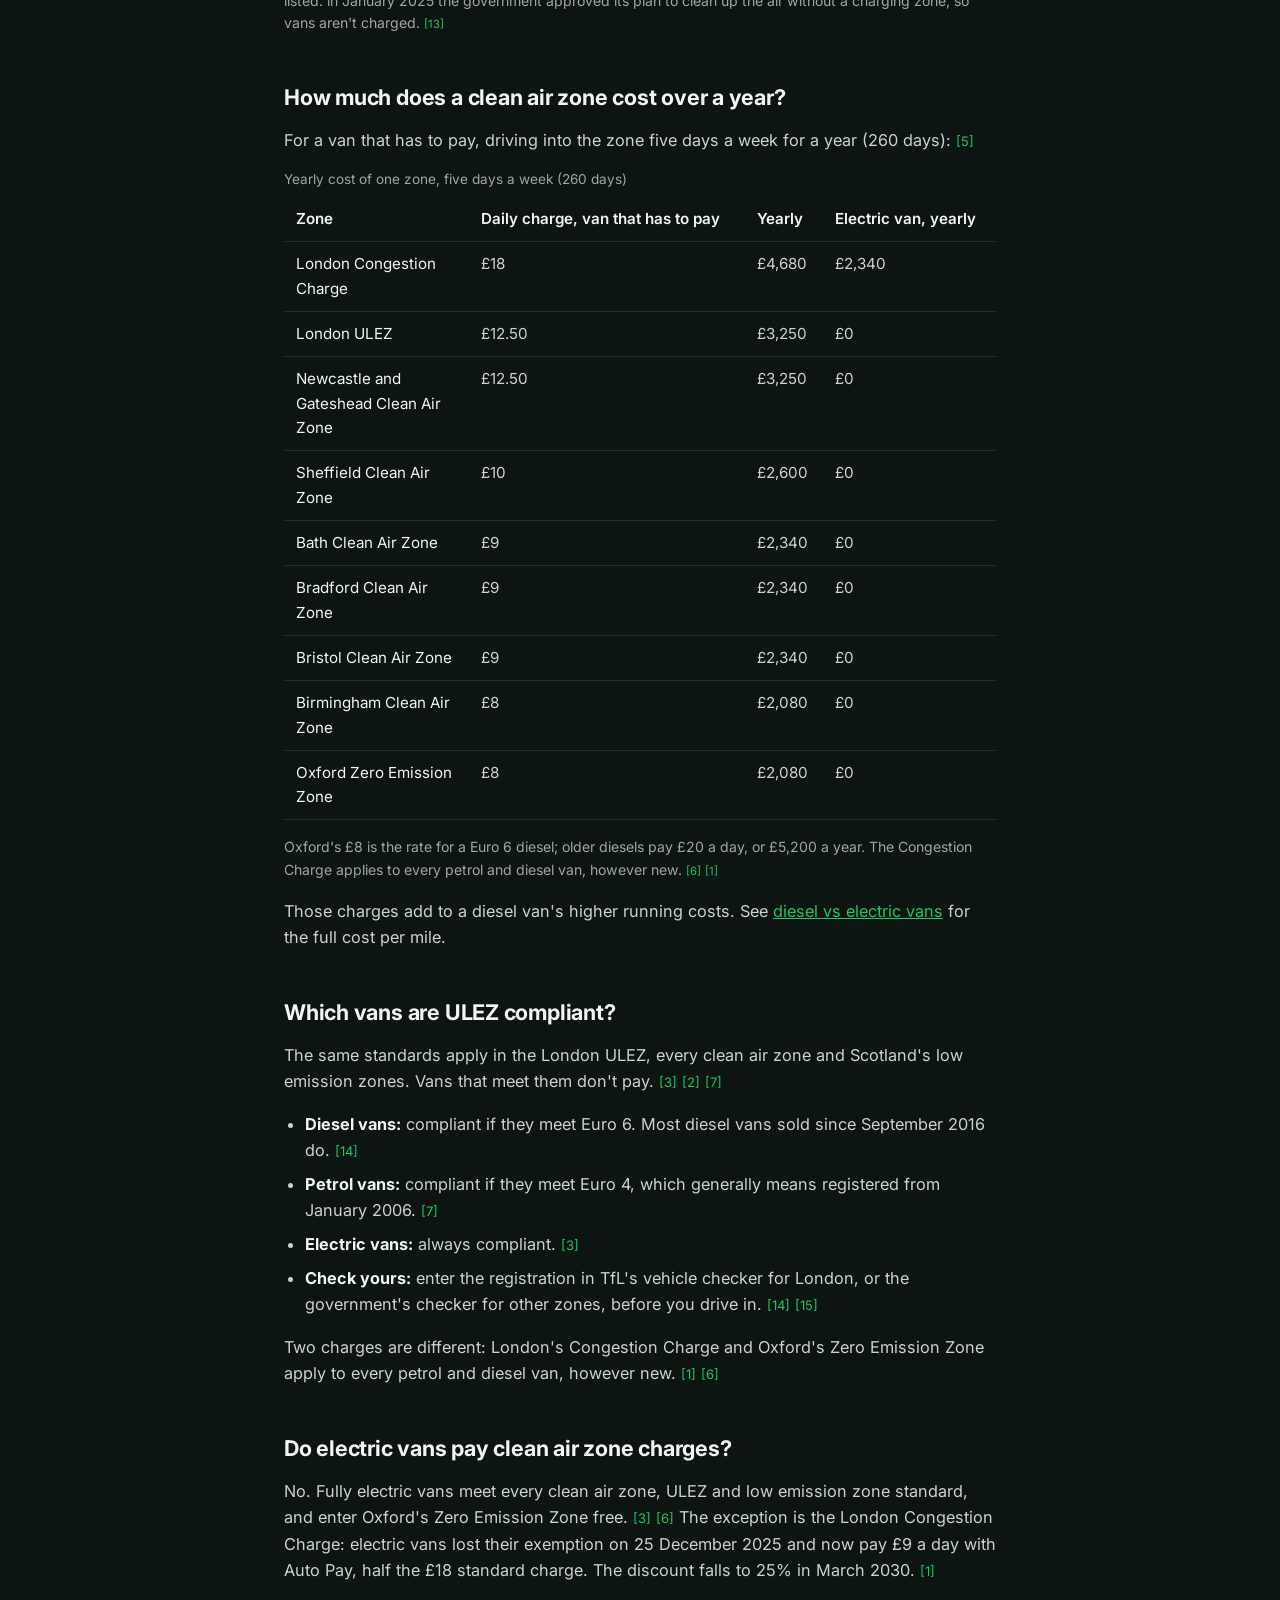
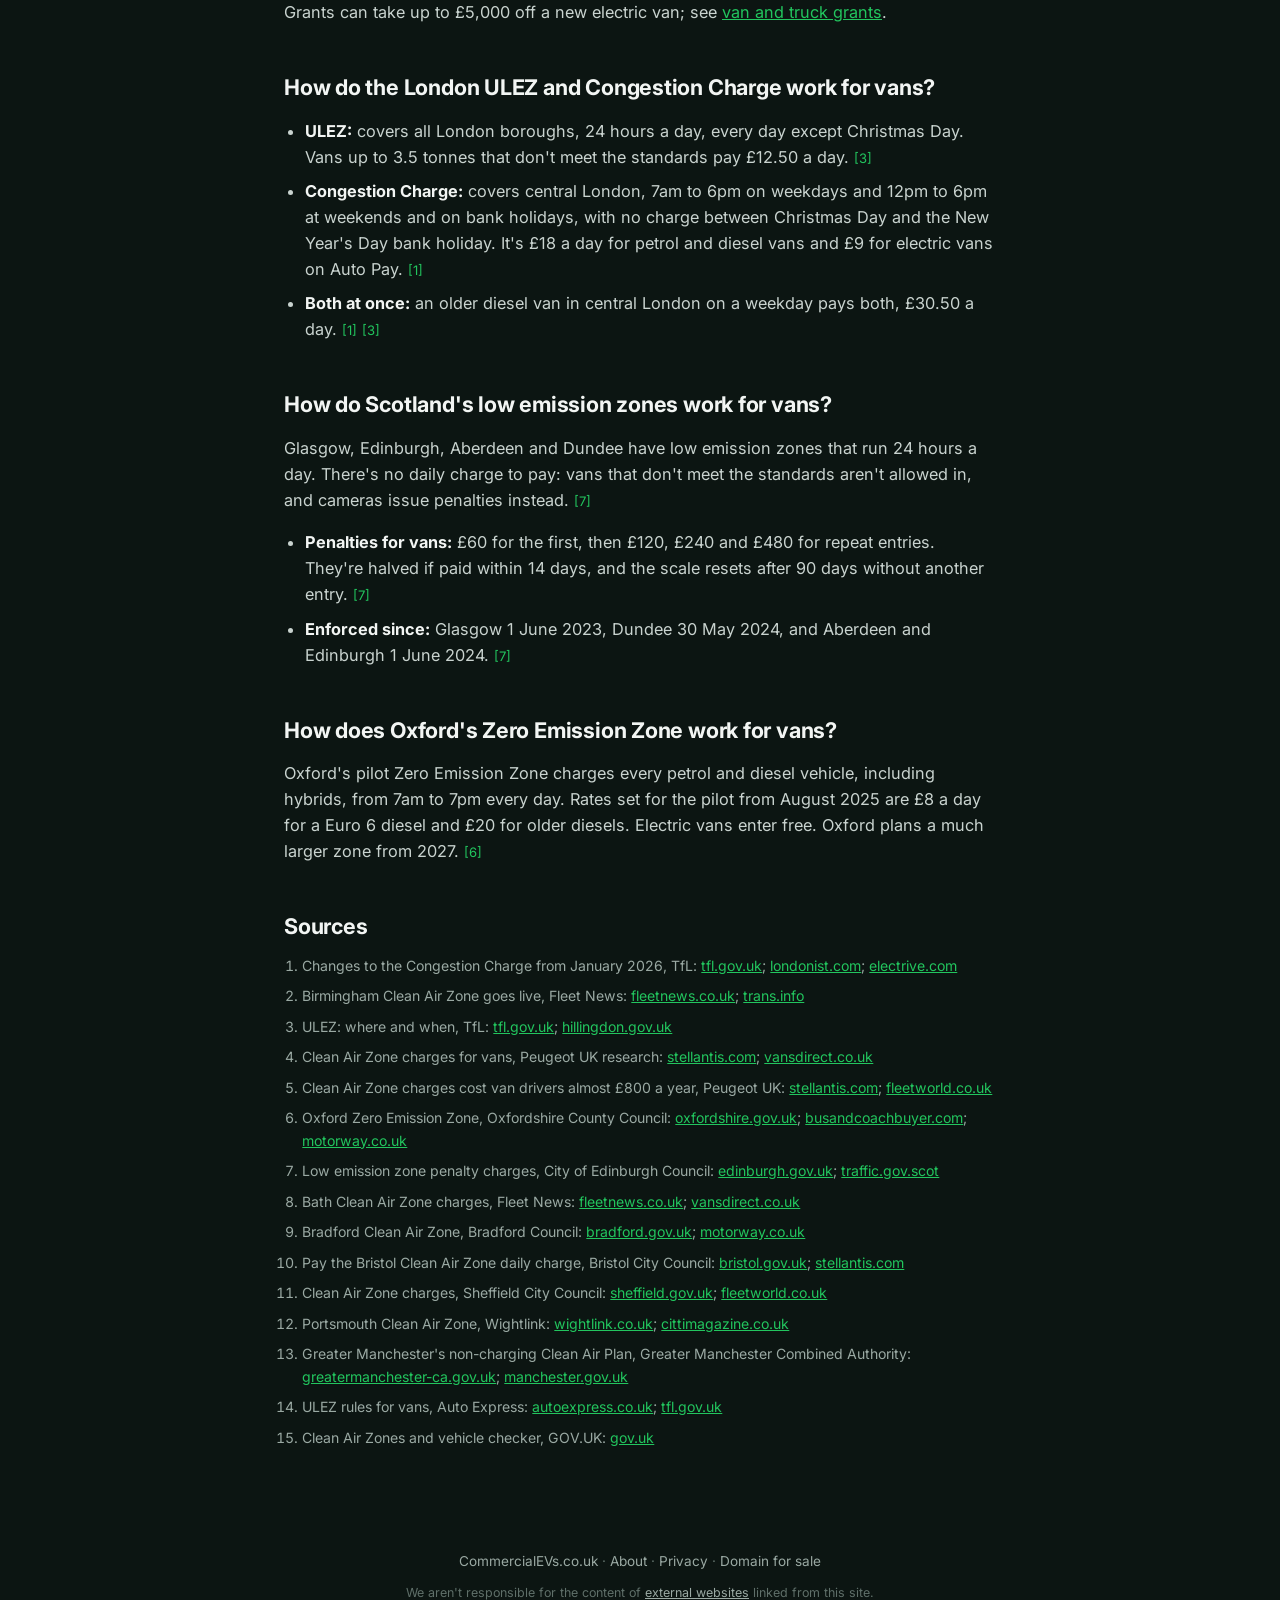
<file: clean-air-zones-vans/index.html>
<!DOCTYPE html>
<html lang="en-GB">
<head>
  <meta charset="utf-8">
  <meta name="viewport" content="width=device-width, initial-scale=1">
  <!-- Generated by _build/build.py from _build/pages/clean_air_zones_vans.py. Edit the source, not this file. -->
  <title>Clean Air Zones &amp; ULEZ for Vans UK 2026: Charges by City</title>
  <meta name="description" content="Every UK clean air zone, ULEZ and low emission zone that affects vans: daily charges, hours, which vans pay, yearly costs and what electric vans pay.">
  <link rel="canonical" href="https://commercialevs.co.uk/clean-air-zones-vans/">
  <meta name="robots" content="index, follow, max-image-preview:large">
  <meta name="theme-color" content="#0c1512">

  <meta property="og:type" content="article">
  <meta property="og:site_name" content="CommercialEVs.co.uk">
  <meta property="og:title" content="Clean Air Zones &amp; ULEZ for Vans UK 2026: Charges by City">
  <meta property="og:description" content="Daily charges, hours and yearly costs for vans in every UK clean air zone, the London ULEZ and Scotland&#x27;s low emission zones.">
  <meta property="og:url" content="https://commercialevs.co.uk/clean-air-zones-vans/">
  <meta property="og:image" content="https://commercialevs.co.uk/img/og-guides.png">
  <meta property="og:image:width" content="1200">
  <meta property="og:image:height" content="630">
  <meta property="og:image:alt" content="CommercialEVs.co.uk – UK electric van guides">
  <meta property="og:locale" content="en_GB">
  <meta name="twitter:card" content="summary_large_image">

  <link rel="icon" href="/favicon.ico" sizes="48x48">
  <link rel="icon" href="/favicon.svg" type="image/svg+xml">
  <link rel="apple-touch-icon" href="/img/apple-touch-icon.png">

  <script type="application/ld+json">
  {
    "@context": "https://schema.org",
    "@graph": [
      {
        "@type": "Article",
        "@id": "https://commercialevs.co.uk/clean-air-zones-vans/#article",
        "headline": "Clean Air Zones & ULEZ for Vans UK 2026: Charges by City",
        "description": "Every UK clean air zone, ULEZ and low emission zone that affects vans: daily charges, hours, which vans pay, yearly costs and what electric vans pay.",
        "datePublished": "2026-10-10",
        "dateModified": "2026-11-07",
        "inLanguage": "en-GB",
        "image": "https://commercialevs.co.uk/img/og-guides.png",
        "mainEntityOfPage": "https://commercialevs.co.uk/clean-air-zones-vans/",
        "author": { "@type": "Organization", "@id": "https://commercialevs.co.uk/#organization", "name": "CommercialEVs.co.uk", "url": "https://commercialevs.co.uk/", "logo": "https://commercialevs.co.uk/img/logo.png" },
        "publisher": { "@type": "Organization", "@id": "https://commercialevs.co.uk/#organization", "name": "CommercialEVs.co.uk", "url": "https://commercialevs.co.uk/", "logo": "https://commercialevs.co.uk/img/logo.png" },
        "isPartOf": { "@type": "WebSite", "name": "CommercialEVs.co.uk", "url": "https://commercialevs.co.uk/" }
      },
      {
        "@type": "BreadcrumbList",
        "itemListElement": [
          { "@type": "ListItem", "position": 1, "name": "CommercialEVs.co.uk", "item": "https://commercialevs.co.uk/" },
          { "@type": "ListItem", "position": 2, "name": "Clean air zones for vans", "item": "https://commercialevs.co.uk/clean-air-zones-vans/" }
        ]
      }
    ]
  }
  </script>

  <!-- Google Analytics 4 -->
  <script async src="https://www.googletagmanager.com/gtag/js?id=G-9Y22D7RMQH"></script>
  <script>
    window.dataLayer = window.dataLayer || [];
    function gtag(){dataLayer.push(arguments);}
    gtag('js', new Date());
    gtag('config', 'G-9Y22D7RMQH');
  </script>

  <!-- Google Tag Manager -->
  <script>(function(w,d,s,l,i){w[l]=w[l]||[];w[l].push({'gtm.start':
    new Date().getTime(),event:'gtm.js'});var f=d.getElementsByTagName(s)[0],
    j=d.createElement(s),dl=l!='dataLayer'?'&l='+l:'';j.async=true;j.src=
    'https://www.googletagmanager.com/gtm.js?id='+i+dl;f.parentNode.insertBefore(j,f);
    })(window,document,'script','dataLayer','GTM-M4XK23H');</script>

  <link href="/css/site.css?v=7" rel="stylesheet">
  <link rel="preconnect" href="https://fonts.googleapis.com">
  <link rel="preconnect" href="https://fonts.gstatic.com" crossorigin>
  <link href="https://fonts.googleapis.com/css2?family=Inter:wght@400;600;800&display=swap" rel="stylesheet" media="print" onload="this.media='all'">
</head>
<body>
  <noscript><iframe src="https://www.googletagmanager.com/ns.html?id=GTM-M4XK23H" height="0" width="0" style="display:none;visibility:hidden"></iframe></noscript>

  <header class="topbar">
    <a class="brandlink" href="/">CommercialEVs<span class="tld">.co.uk</span></a>
    <nav class="topnav" aria-label="Guides">
      <a href="/electric-vans-uk/">Vans</a>
      <a href="/electric-trucks-uk/">Trucks</a>
      <a href="/electric-van-batteries/">Batteries</a>
      <a href="/electric-van-fleets-uk/">Fleets</a>
      <a href="/charging-an-electric-van/">Charging</a>
      <a href="/diesel-vs-electric-vans/">Diesel vs electric</a>
      <a href="/commercial-electric-vehicles-uk/">Grants &amp; rules</a>
    </nav>
  </header>

  <main class="doc">
    <nav class="crumbs" aria-label="Breadcrumb"><a href="/">Home</a> / Clean air zones for vans</nav>

    <h1>Clean air zones and ULEZ for vans: charges by city</h1>
    <p class="meta">Updated 7 November 2026. Charges come from TfL, council websites and trade press, each linked below. Councils can change charges and boundaries, so check the council's own page before you travel. <a href="/about/">How we check facts</a>.</p>
    <p>Which UK zones charge vans, how much they cost a day and over a year, and why an electric van avoids almost all of them.</p>

    <section class="summary" aria-label="Quick answer">
      <h2>Quick answer</h2>
      <ul>
        <li><strong>Electric vans</strong> don't pay any clean air zone, ULEZ or low emission zone charge. The one charge they pay is London's Congestion Charge, at £9 a day with Auto Pay. <a href="#s1">[1]</a></li>
        <li><strong>Older diesel vans</strong> pay from £8 a day in Birmingham to £12.50 a day in London's ULEZ and in Newcastle and Gateshead. <a href="#s2">[2]</a> <a href="#s3">[3]</a> <a href="#s4">[4]</a></li>
        <li><strong>Over a year</strong>, driving into one zone five days a week costs an older diesel van £2,080 to £3,250. <a href="#s5">[5]</a></li>
        <li><strong>Newer diesel vans</strong> that meet Euro 6 avoid clean air zone and ULEZ charges, but still pay London's Congestion Charge and Oxford's Zero Emission Zone. <a href="#s1">[1]</a> <a href="#s6">[6]</a></li>
        <li><strong>In Scotland</strong>, older vans can't enter low emission zones at all: penalties start at £60 and rise to £480. <a href="#s7">[7]</a></li>
      </ul>
    </section>

    <nav class="toc" aria-label="Contents">
      <ol>
        <li><a href="#zones">Every zone that affects vans</a></li>
        <li><a href="#yearly">What a zone costs over a year</a></li>
        <li><a href="#which-vans">Which vans are ULEZ compliant</a></li>
        <li><a href="#electric">Do electric vans pay?</a></li>
        <li><a href="#london">London: ULEZ and Congestion Charge</a></li>
        <li><a href="#scotland">Scotland's low emission zones</a></li>
        <li><a href="#oxford">Oxford's Zero Emission Zone</a></li>
        <li><a href="#sources">Sources</a></li>
      </ol>
    </nav>

    <h2 id="zones">Which UK zones charge vans?</h2>
    <p class="swipe-hint" aria-hidden="true">Scroll the table sideways to see every column.</p>
    <div class="table-wrap"><table class="wide compare">
      <caption>Charging and low emission zones that affect vans, as of October 2026</caption>
      <thead><tr><th>Zone</th><th>Area</th><th>Which vans pay</th><th>Daily charge</th><th>Hours</th><th>Electric van</th></tr></thead>
      <tbody>
        <tr><td>London Congestion Charge</td><td>Central London</td><td>All petrol and diesel vans, including newer ones</td><td>£18 a day</td><td>7am–6pm Monday to Friday; 12pm–6pm weekends and bank holidays</td><td>£9 a day with Auto Pay (a 50% discount, falling to 25% in March 2030) <a href="#s1">[1]</a></td></tr>
        <tr><td>London ULEZ</td><td>All London boroughs</td><td>Vans up to 3.5 tonnes that don't meet Euro 6 (diesel) or Euro 4 (petrol)</td><td>£12.50 a day</td><td>24 hours, every day except Christmas Day</td><td>No charge <a href="#s3">[3]</a></td></tr>
        <tr><td>Birmingham Clean Air Zone</td><td>Inside the A4540 Middleway ring road</td><td>Vans that don't meet Euro 6 (diesel) or Euro 4 (petrol)</td><td>£8 a day</td><td>24 hours, every day</td><td>No charge <a href="#s2">[2]</a></td></tr>
        <tr><td>Bath Clean Air Zone</td><td>Bath city centre</td><td>Non-compliant vans; private cars aren't charged</td><td>£9 a day</td><td>24 hours, every day</td><td>No charge <a href="#s8">[8]</a></td></tr>
        <tr><td>Bradford Clean Air Zone</td><td>Bradford</td><td>Non-compliant vans and minibuses, private or business; private cars aren't charged</td><td>£9 a day</td><td>Midnight to midnight, every day</td><td>No charge <a href="#s9">[9]</a></td></tr>
        <tr><td>Bristol Clean Air Zone</td><td>Central Bristol</td><td>Non-compliant vans; non-compliant cars are charged too</td><td>£9 a day</td><td>24 hours, every day</td><td>No charge <a href="#s10">[10]</a></td></tr>
        <tr><td>Sheffield Clean Air Zone</td><td>Inner ring road and city centre</td><td>Vans that don't meet Euro 6 (diesel) or Euro 4 (petrol); private cars aren't charged</td><td>£10 a day</td><td>24 hours, every day</td><td>No charge <a href="#s11">[11]</a></td></tr>
        <tr><td>Newcastle and Gateshead Clean Air Zone</td><td>Newcastle and Gateshead city centres</td><td>Non-compliant vans; cars aren't charged</td><td>£12.50 a day</td><td>Check the council's website</td><td>No charge <a href="#s4">[4]</a></td></tr>
        <tr><td>Oxford Zero Emission Zone</td><td>Oxford city centre (pilot zone)</td><td>All petrol and diesel vans, including newer ones</td><td>£8 a day for a Euro 6 diesel; £20 for older diesels</td><td>7am–7pm, every day</td><td>No charge <a href="#s6">[6]</a></td></tr>
        <tr><td>Portsmouth Clean Air Zone</td><td>Portsmouth</td><td>Vans aren't charged (only buses, coaches, taxis and HGVs)</td><td>No charge for vans</td><td>—</td><td>No charge <a href="#s12">[12]</a></td></tr>
        <tr><td>Glasgow, Edinburgh, Aberdeen and Dundee low emission zones</td><td>City centres</td><td>Vans that don't meet Euro 6 (diesel) or Euro 4 (petrol)</td><td>£60 penalty, doubling to £480 for repeat entries</td><td>24 hours, every day</td><td>No charge <a href="#s7">[7]</a></td></tr>
      </tbody>
    </table></div>
    <p class="note">"Non-compliant" means a diesel van below Euro 6 or a petrol van below Euro 4. Greater Manchester isn't listed: in January 2025 the government approved its plan to clean up the air without a charging zone, so vans aren't charged. <a href="#s13">[13]</a></p>

    <h2 id="yearly">How much does a clean air zone cost over a year?</h2>
    <p>For a van that has to pay, driving into the zone five days a week for a year (260 days): <a href="#s5">[5]</a></p>
    <div class="table-wrap"><table class="wide">
      <caption>Yearly cost of one zone, five days a week (260 days)</caption>
      <thead><tr><th>Zone</th><th>Daily charge, van that has to pay</th><th>Yearly</th><th>Electric van, yearly</th></tr></thead>
      <tbody>
        <tr><td>London Congestion Charge</td><td>£18</td><td>£4,680</td><td>£2,340</td></tr>
        <tr><td>London ULEZ</td><td>£12.50</td><td>£3,250</td><td>£0</td></tr>
        <tr><td>Newcastle and Gateshead Clean Air Zone</td><td>£12.50</td><td>£3,250</td><td>£0</td></tr>
        <tr><td>Sheffield Clean Air Zone</td><td>£10</td><td>£2,600</td><td>£0</td></tr>
        <tr><td>Bath Clean Air Zone</td><td>£9</td><td>£2,340</td><td>£0</td></tr>
        <tr><td>Bradford Clean Air Zone</td><td>£9</td><td>£2,340</td><td>£0</td></tr>
        <tr><td>Bristol Clean Air Zone</td><td>£9</td><td>£2,340</td><td>£0</td></tr>
        <tr><td>Birmingham Clean Air Zone</td><td>£8</td><td>£2,080</td><td>£0</td></tr>
        <tr><td>Oxford Zero Emission Zone</td><td>£8</td><td>£2,080</td><td>£0</td></tr>
      </tbody>
    </table></div>
    <p class="note">Oxford's £8 is the rate for a Euro 6 diesel; older diesels pay £20 a day, or £5,200 a year. The Congestion Charge applies to every petrol and diesel van, however new. <a href="#s6">[6]</a> <a href="#s1">[1]</a></p>
    <p>Those charges add to a diesel van's higher running costs. See <a href="/diesel-vs-electric-vans/">diesel vs electric vans</a> for the full cost per mile.</p>

    <h2 id="which-vans">Which vans are ULEZ compliant?</h2>
    <p>The same standards apply in the London ULEZ, every clean air zone and Scotland's low emission zones. Vans that meet them don't pay. <a href="#s3">[3]</a> <a href="#s2">[2]</a> <a href="#s7">[7]</a></p>
    <ul>
      <li><strong>Diesel vans:</strong> compliant if they meet Euro 6. Most diesel vans sold since September 2016 do. <a href="#s14">[14]</a></li>
      <li><strong>Petrol vans:</strong> compliant if they meet Euro 4, which generally means registered from January 2006. <a href="#s7">[7]</a></li>
      <li><strong>Electric vans:</strong> always compliant. <a href="#s3">[3]</a></li>
      <li><strong>Check yours:</strong> enter the registration in TfL's vehicle checker for London, or the government's checker for other zones, before you drive in. <a href="#s14">[14]</a> <a href="#s15">[15]</a></li>
    </ul>
    <p>Two charges are different: London's Congestion Charge and Oxford's Zero Emission Zone apply to every petrol and diesel van, however new. <a href="#s1">[1]</a> <a href="#s6">[6]</a></p>

    <h2 id="electric">Do electric vans pay clean air zone charges?</h2>
    <p>No. Fully electric vans meet every clean air zone, ULEZ and low emission zone standard, and enter Oxford's Zero Emission Zone free. <a href="#s3">[3]</a> <a href="#s6">[6]</a> The exception is the London Congestion Charge: electric vans lost their exemption on 25 December 2025 and now pay £9 a day with Auto Pay, half the £18 standard charge. The discount falls to 25% in March 2030. <a href="#s1">[1]</a></p>
    <p>Grants can take up to £5,000 off a new electric van; see <a href="/commercial-electric-vehicles-uk/#grant">van and truck grants</a>.</p>

    <h2 id="london">How do the London ULEZ and Congestion Charge work for vans?</h2>
    <ul>
      <li><strong>ULEZ:</strong> covers all London boroughs, 24 hours a day, every day except Christmas Day. Vans up to 3.5 tonnes that don't meet the standards pay £12.50 a day. <a href="#s3">[3]</a></li>
      <li><strong>Congestion Charge:</strong> covers central London, 7am to 6pm on weekdays and 12pm to 6pm at weekends and on bank holidays, with no charge between Christmas Day and the New Year's Day bank holiday. It's £18 a day for petrol and diesel vans and £9 for electric vans on Auto Pay. <a href="#s1">[1]</a></li>
      <li><strong>Both at once:</strong> an older diesel van in central London on a weekday pays both, £30.50 a day. <a href="#s1">[1]</a> <a href="#s3">[3]</a></li>
    </ul>

    <h2 id="scotland">How do Scotland's low emission zones work for vans?</h2>
    <p>Glasgow, Edinburgh, Aberdeen and Dundee have low emission zones that run 24 hours a day. There's no daily charge to pay: vans that don't meet the standards aren't allowed in, and cameras issue penalties instead. <a href="#s7">[7]</a></p>
    <ul>
      <li><strong>Penalties for vans:</strong> £60 for the first, then £120, £240 and £480 for repeat entries. They're halved if paid within 14 days, and the scale resets after 90 days without another entry. <a href="#s7">[7]</a></li>
      <li><strong>Enforced since:</strong> Glasgow 1 June 2023, Dundee 30 May 2024, and Aberdeen and Edinburgh 1 June 2024. <a href="#s7">[7]</a></li>
    </ul>

    <h2 id="oxford">How does Oxford's Zero Emission Zone work for vans?</h2>
    <p>Oxford's pilot Zero Emission Zone charges every petrol and diesel vehicle, including hybrids, from 7am to 7pm every day. Rates set for the pilot from August 2025 are £8 a day for a Euro 6 diesel and £20 for older diesels. Electric vans enter free. Oxford plans a much larger zone from 2027. <a href="#s6">[6]</a></p>

    <h2 id="sources">Sources</h2>
    <ol class="sources">
      <li id="s1">Changes to the Congestion Charge from January 2026, TfL: <a href="https://content.tfl.gov.uk/02-26-tph-notice-changes-to-the-congestion-charge-scheme.pdf" rel="noopener" target="_blank">tfl.gov.uk</a>; <a href="https://londonist.com/london/transport/the-congestion-charge-is-going-up-and-electric-vehicles-will-no-longer-be-exempt" rel="nofollow noopener" target="_blank">londonist.com</a>; <a href="https://www.electrive.com/2025/11/14/london-confirms-new-congestion-charge" rel="nofollow noopener" target="_blank">electrive.com</a></li>
      <li id="s2">Birmingham Clean Air Zone goes live, Fleet News: <a href="https://www.fleetnews.co.uk/news/environment/2021/06/01/clean-air-zone-goes-live-in-birmingham" rel="nofollow noopener" target="_blank">fleetnews.co.uk</a>; <a href="https://trans.info/en/birmingham-s-clear-air-zone-begins-tomorrow-some-hgvs-to-be-charged-50-239306" rel="nofollow noopener" target="_blank">trans.info</a></li>
      <li id="s3">ULEZ: where and when, TfL: <a href="https://tfl.gov.uk/modes/driving/ultra-low-emission-zone/ulez-where-and-when" rel="noopener" target="_blank">tfl.gov.uk</a>; <a href="https://www.hillingdon.gov.uk/ulez" rel="noopener" target="_blank">hillingdon.gov.uk</a></li>
      <li id="s4">Clean Air Zone charges for vans, Peugeot UK research: <a href="https://www.media.stellantis.com/uk-en/peugeot/press/clean-air-zone-charges-cost-uk-van-drivers-almost-800-per-year-peugeot-research-reveals" rel="nofollow noopener" target="_blank">stellantis.com</a>; <a href="https://www.vansdirect.co.uk/blognews/uk-clean-air-zones/" rel="nofollow noopener" target="_blank">vansdirect.co.uk</a></li>
      <li id="s5">Clean Air Zone charges cost van drivers almost £800 a year, Peugeot UK: <a href="https://www.media.stellantis.com/uk-en/peugeot/press/clean-air-zone-charges-cost-uk-van-drivers-almost-800-per-year-peugeot-research-reveals" rel="nofollow noopener" target="_blank">stellantis.com</a>; <a href="https://fleetworld.co.uk/?p=138919" rel="nofollow noopener" target="_blank">fleetworld.co.uk</a></li>
      <li id="s6">Oxford Zero Emission Zone, Oxfordshire County Council: <a href="https://www.oxfordshire.gov.uk/node/7008" rel="noopener" target="_blank">oxfordshire.gov.uk</a>; <a href="https://www.busandcoachbuyer.com/?p=39409" rel="nofollow noopener" target="_blank">busandcoachbuyer.com</a>; <a href="https://motorway.co.uk/sell-my-car/guides/oxford-clean-air-zone" rel="nofollow noopener" target="_blank">motorway.co.uk</a></li>
      <li id="s7">Low emission zone penalty charges, City of Edinburgh Council: <a href="https://www.edinburgh.gov.uk/low-emission-zone/lez-penalty-charges/3" rel="noopener" target="_blank">edinburgh.gov.uk</a>; <a href="https://www.traffic.gov.scot/greener-travel/what-are-low-emission-zones" rel="noopener" target="_blank">traffic.gov.scot</a></li>
      <li id="s8">Bath Clean Air Zone charges, Fleet News: <a href="https://www.fleetnews.co.uk/news/fleet-industry-news/2020/10/08/bath-to-charge-vehicles-to-enter-clean-air-zone-from-march" rel="nofollow noopener" target="_blank">fleetnews.co.uk</a>; <a href="https://www.vansdirect.co.uk/blognews/uk-clean-air-zones/" rel="nofollow noopener" target="_blank">vansdirect.co.uk</a></li>
      <li id="s9">Bradford Clean Air Zone, Bradford Council: <a href="https://bradford.gov.uk/breathe-better-bradford/where-is-the-clean-air-zone/what-is-the-clean-air-zone-and-how-does-it-work/" rel="noopener" target="_blank">bradford.gov.uk</a>; <a href="https://motorway.co.uk/sell-my-car/guides/bradford-caz" rel="nofollow noopener" target="_blank">motorway.co.uk</a></li>
      <li id="s10">Pay the Bristol Clean Air Zone daily charge, Bristol City Council: <a href="https://www.bristol.gov.uk/residents/streets-travel/bristols-caz/pay-the-bristol-clean-air-zone-daily-charge" rel="noopener" target="_blank">bristol.gov.uk</a>; <a href="https://www.media.stellantis.com/uk-en/peugeot/press/clean-air-zone-charges-cost-uk-van-drivers-almost-800-per-year-peugeot-research-reveals" rel="nofollow noopener" target="_blank">stellantis.com</a></li>
      <li id="s11">Clean Air Zone charges, Sheffield City Council: <a href="https://www.sheffield.gov.uk/clean-air-zone-sheffield/charges-and-refunds/clean-air-zone-charges-and-how-pay" rel="noopener" target="_blank">sheffield.gov.uk</a>; <a href="https://fleetworld.co.uk/sheffield-clean-air-zone-goes-live/" rel="nofollow noopener" target="_blank">fleetworld.co.uk</a></li>
      <li id="s12">Portsmouth Clean Air Zone, Wightlink: <a href="https://www.wightlink.co.uk/information/portsmouth-clean-air-zone" rel="nofollow noopener" target="_blank">wightlink.co.uk</a>; <a href="https://www.cittimagazine.co.uk/news/emissions-sustainability/portsmouth-charging-clean-air-zone-launches.html" rel="nofollow noopener" target="_blank">cittimagazine.co.uk</a></li>
      <li id="s13">Greater Manchester's non-charging Clean Air Plan, Greater Manchester Combined Authority: <a href="https://www.greatermanchester-ca.gov.uk/news/greater-manchester-non-charging-plan-delivers-cleaner-air-faster-than-charging-zone-modelling-shows" rel="noopener" target="_blank">greatermanchester-ca.gov.uk</a>; <a href="https://www.manchester.gov.uk/taxis-and-private-hire/clean-air-update-report-july-2025/clean-air-zone-information" rel="noopener" target="_blank">manchester.gov.uk</a></li>
      <li id="s14">ULEZ rules for vans, Auto Express: <a href="https://www.autoexpress.co.uk/vans/353469/ulez-compliant-vans-rules-and-charges-explained" rel="nofollow noopener" target="_blank">autoexpress.co.uk</a>; <a href="https://tfl.gov.uk/modes/driving/check-your-vehicle/" rel="noopener" target="_blank">tfl.gov.uk</a></li>
      <li id="s15">Clean Air Zones and vehicle checker, GOV.UK: <a href="https://www.gov.uk/clean-air-zones" rel="noopener" target="_blank">gov.uk</a></li>
    </ol>
  </main>

  <footer class="footer">
    <p><a href="/">CommercialEVs.co.uk</a> &middot; <a href="/about/">About</a> &middot; <a href="/privacy/">Privacy</a> &middot; <a href="/domain-for-sale/">Domain for sale</a></p>
    <p class="footer-note">We aren't responsible for the content of <a href="/about/#external-links">external websites</a> linked from this site.</p>
  </footer>
</body>
</html>
</file>
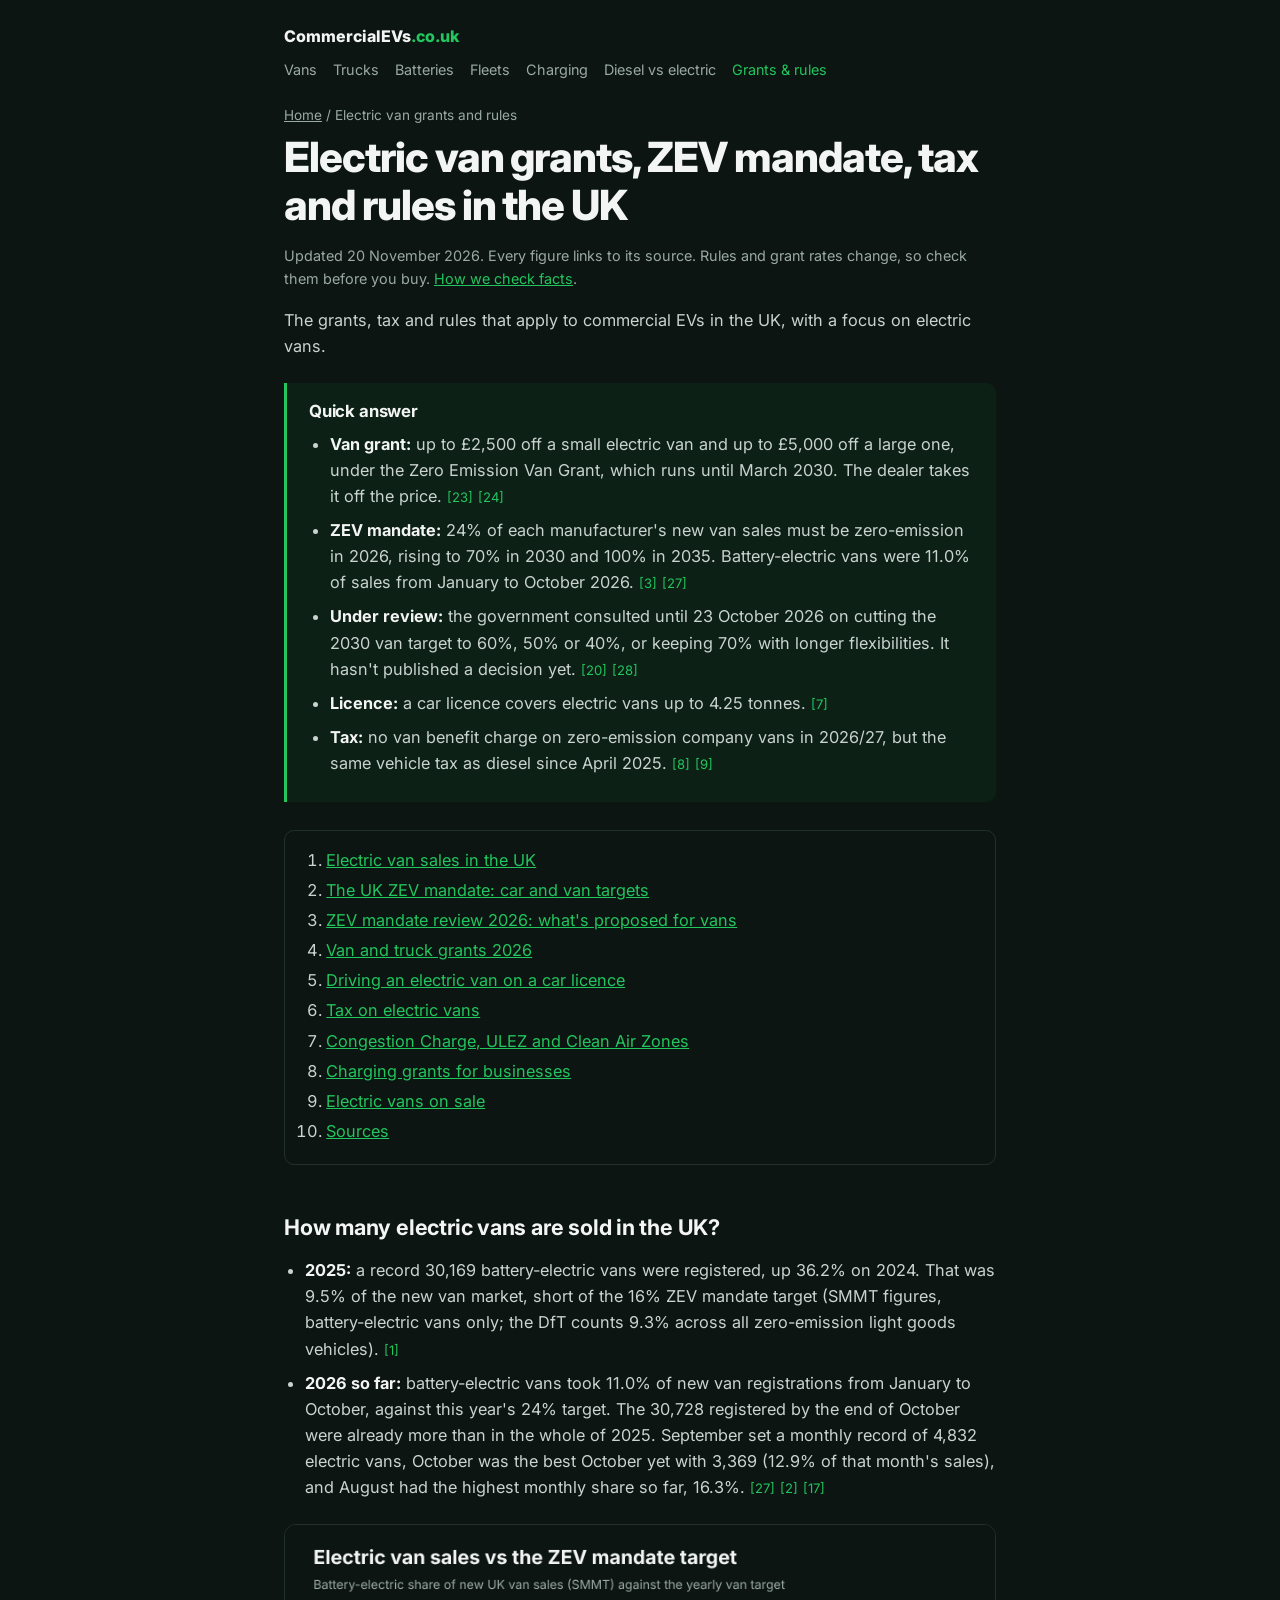
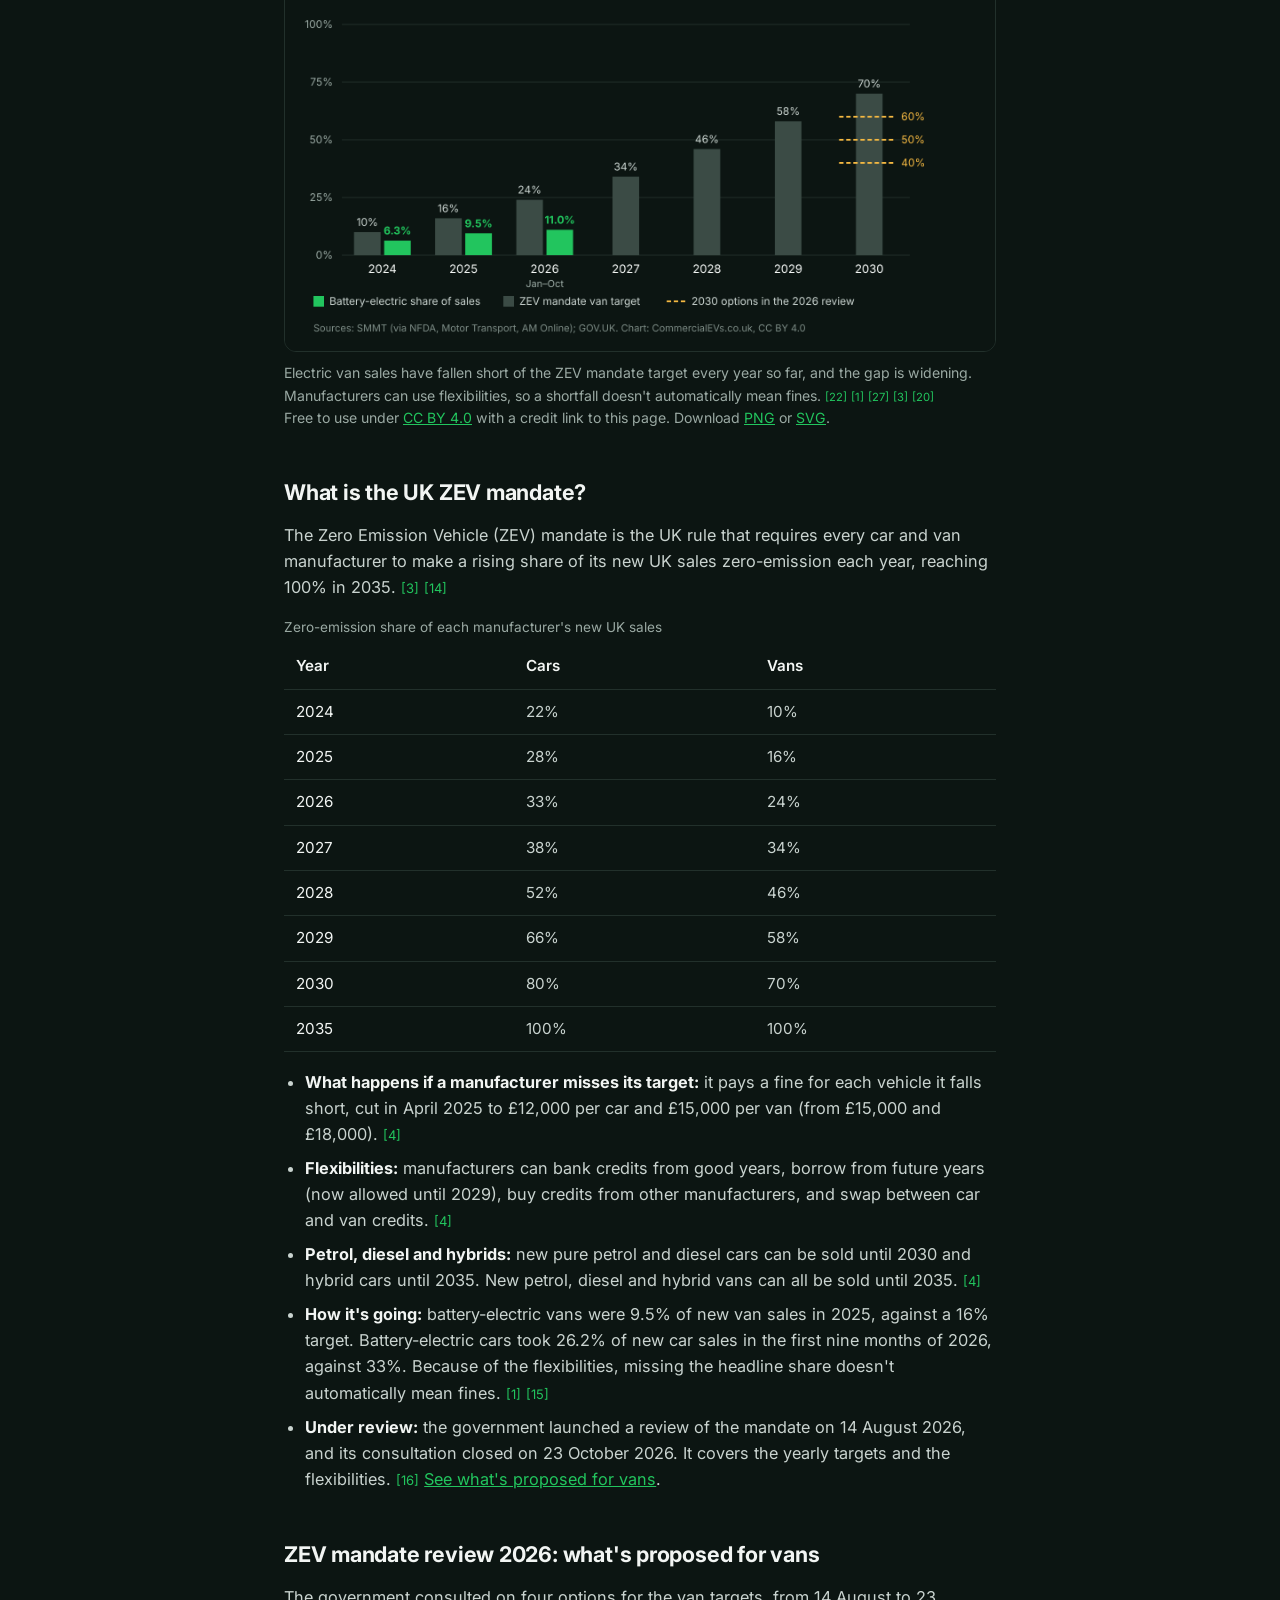
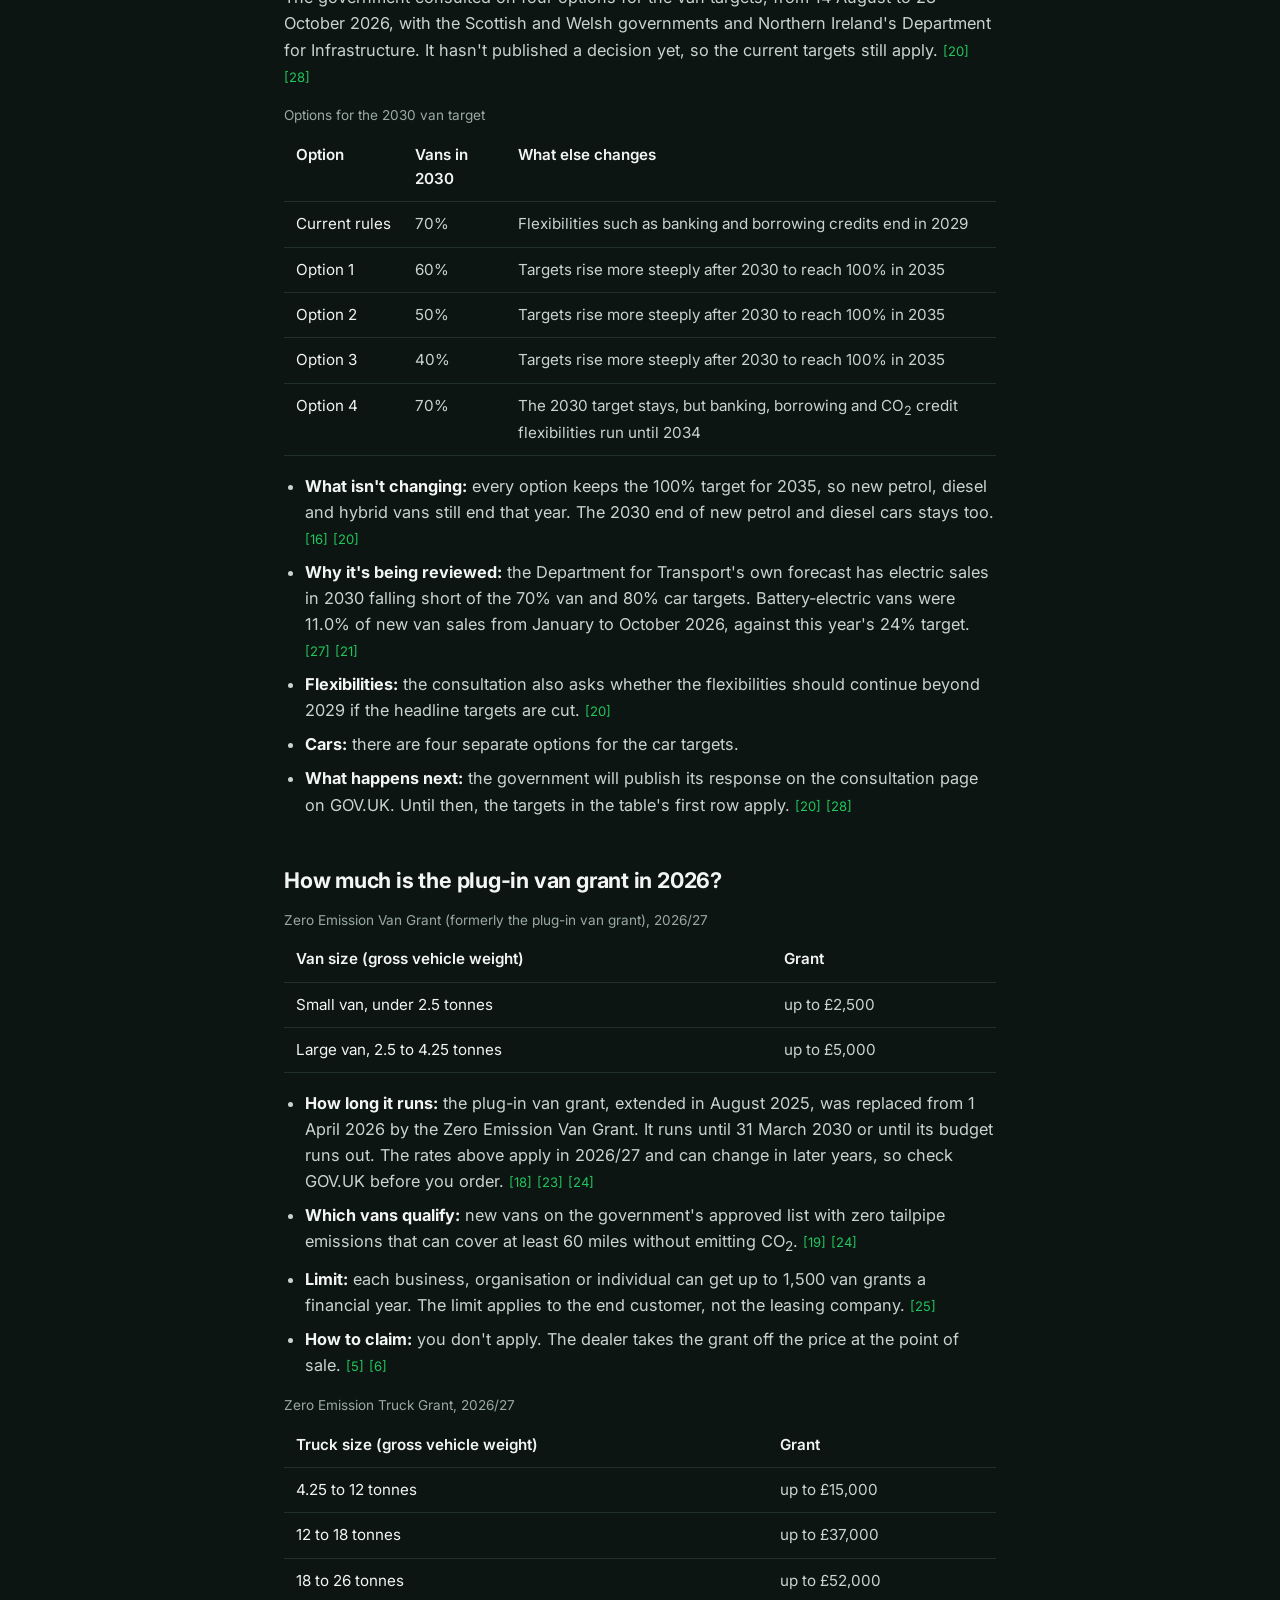
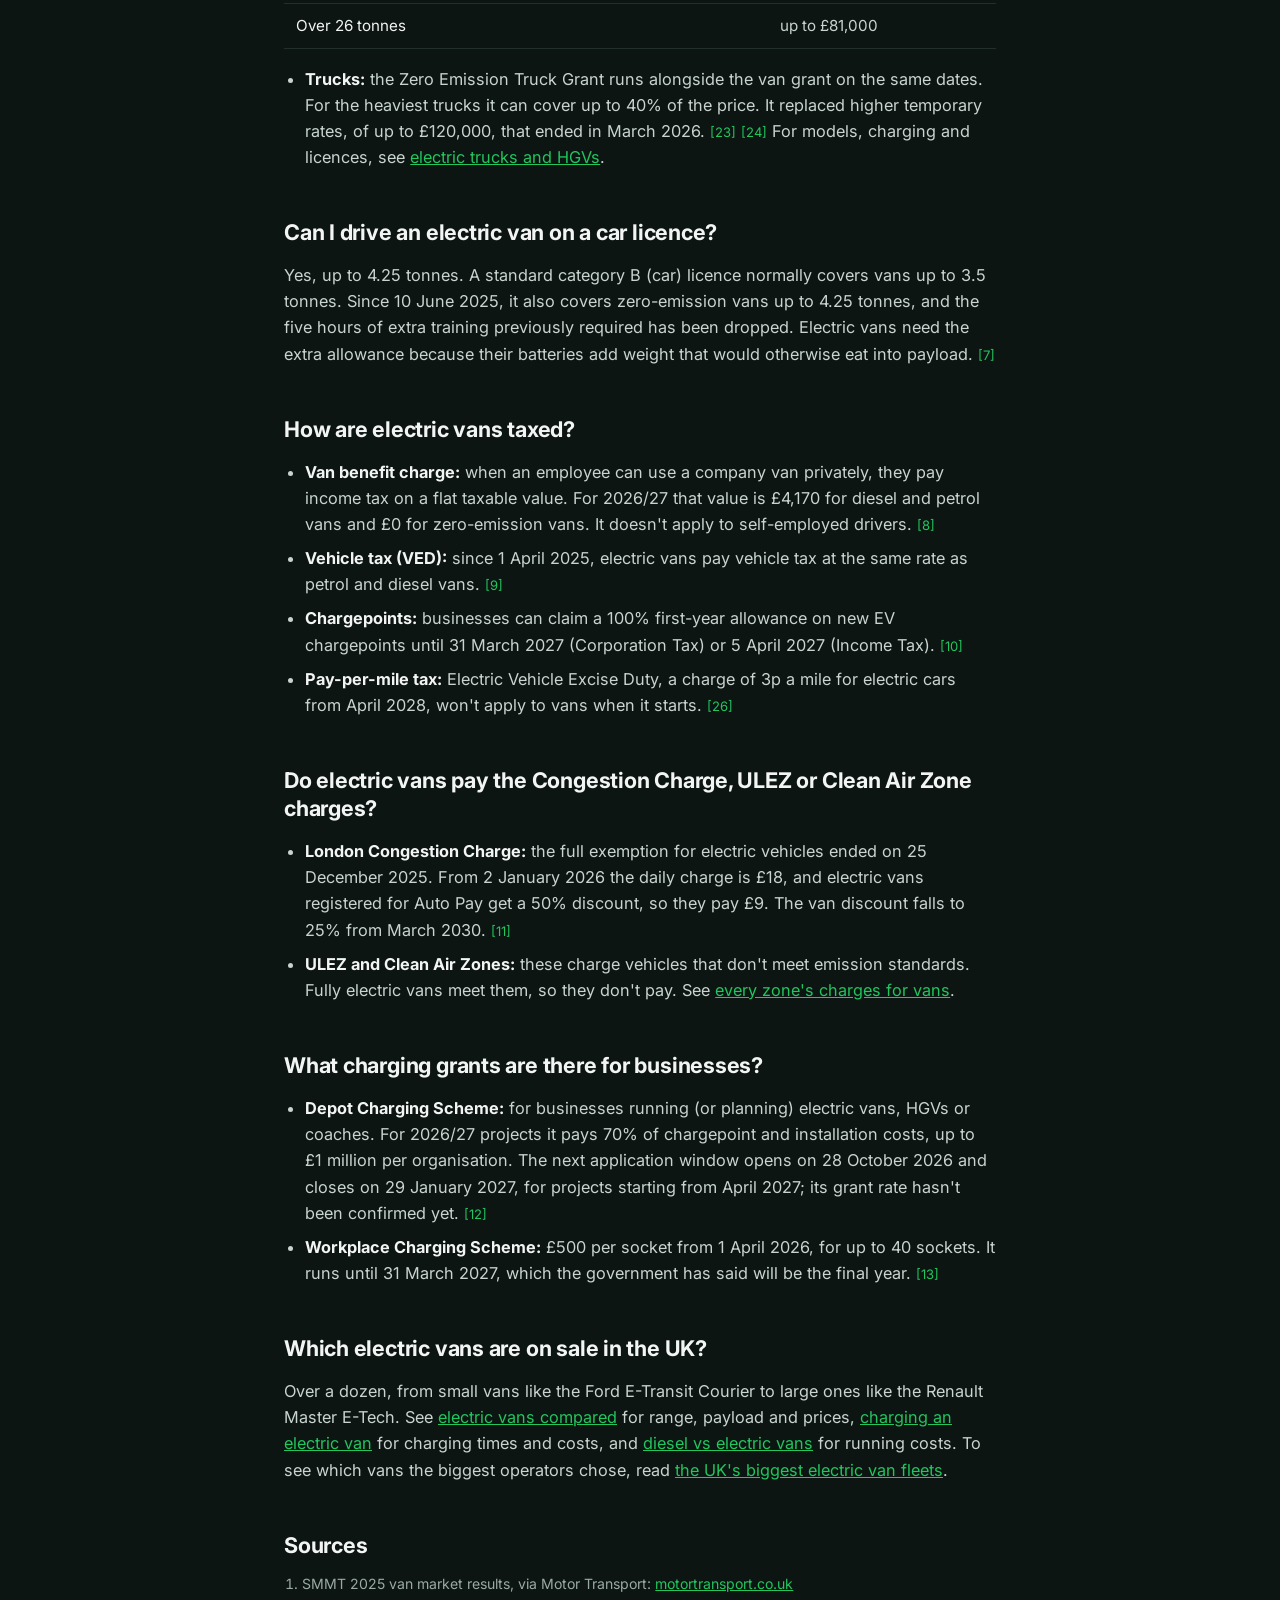
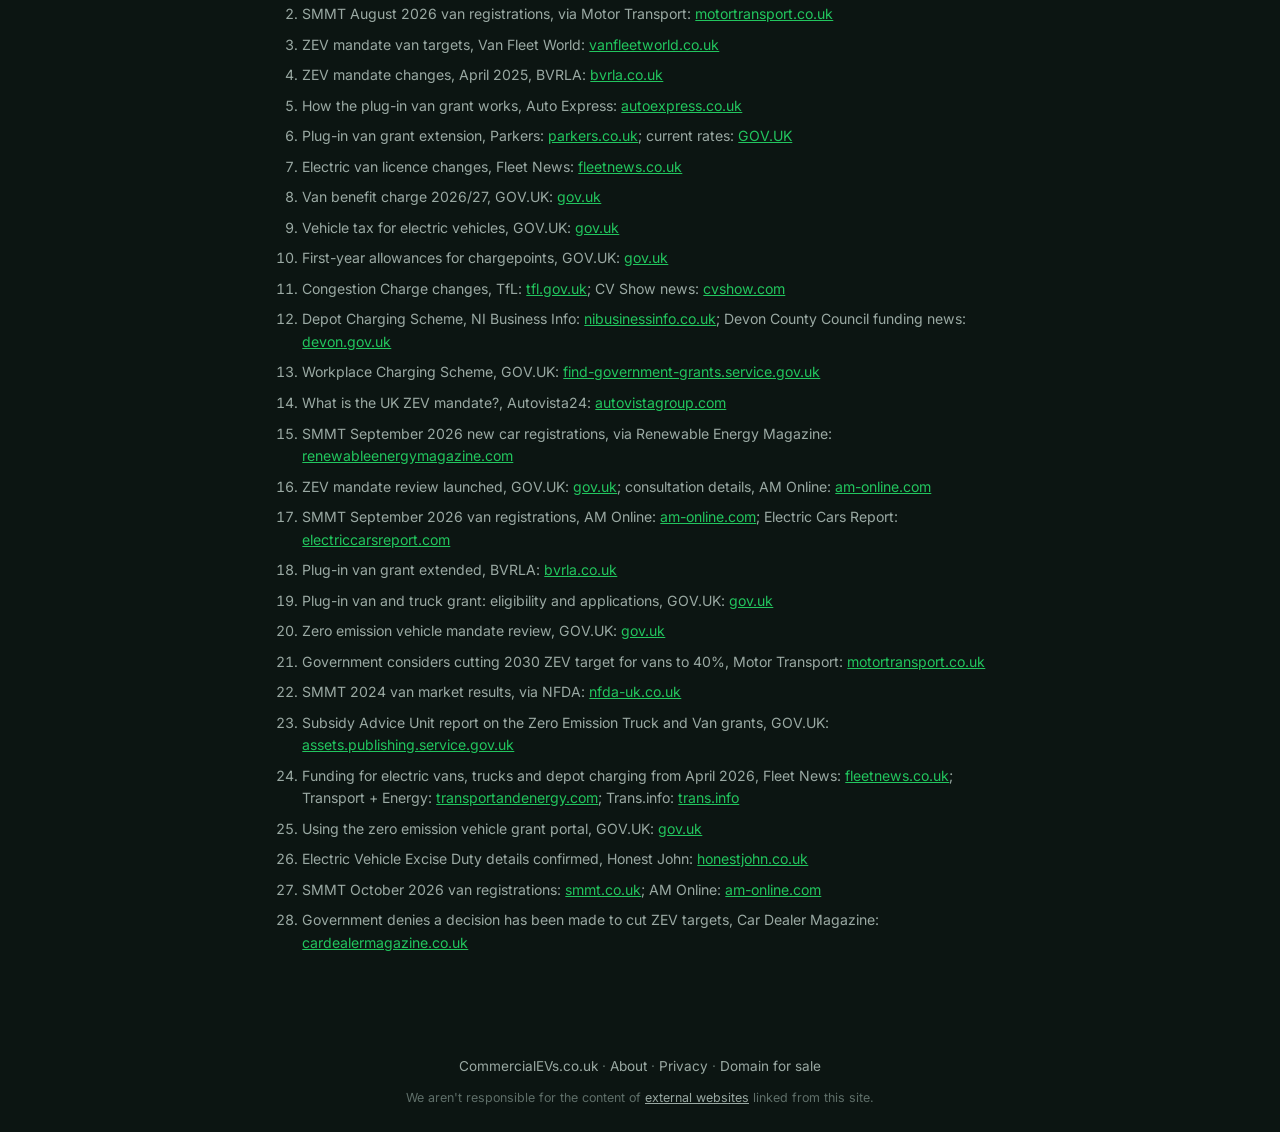
<file: commercial-electric-vehicles-uk/index.html>
<!DOCTYPE html>
<html lang="en-GB">
<head>
  <meta charset="utf-8">
  <meta name="viewport" content="width=device-width, initial-scale=1">
  <title>Electric Van Grants, ZEV Mandate &amp; Rules UK (2026)</title>
  <meta name="description" content="UK electric van grants and rules for 2026: the plug-in van grant, ZEV mandate targets and the 2026 review options, tax, licence rules and charging grants.">
  <link rel="canonical" href="https://commercialevs.co.uk/commercial-electric-vehicles-uk/">
  <meta name="robots" content="index, follow, max-image-preview:large">
  <meta name="theme-color" content="#0c1512">

  <meta property="og:type" content="article">
  <meta property="og:site_name" content="CommercialEVs.co.uk">
  <meta property="og:title" content="Electric Van Grants, ZEV Mandate &amp; Rules UK (2026)">
  <meta property="og:description" content="Plug-in van grant, ZEV mandate targets, licence rules, tax and charging grants for UK electric vans.">
  <meta property="og:url" content="https://commercialevs.co.uk/commercial-electric-vehicles-uk/">
  <meta property="og:image" content="https://commercialevs.co.uk/img/og-guides.png">
  <meta property="og:image:width" content="1200">
  <meta property="og:image:height" content="630">
  <meta property="og:image:alt" content="CommercialEVs.co.uk – UK electric van guides">
  <meta property="og:locale" content="en_GB">
  <meta name="twitter:card" content="summary_large_image">

  <link rel="icon" href="/favicon.ico" sizes="48x48">
  <link rel="icon" href="/favicon.svg" type="image/svg+xml">
  <link rel="apple-touch-icon" href="/img/apple-touch-icon.png">

  <script type="application/ld+json">
  {
    "@context": "https://schema.org",
    "@graph": [
      {
        "@type": "Article",
        "@id": "https://commercialevs.co.uk/commercial-electric-vehicles-uk/#article",
        "headline": "Electric Van Grants, ZEV Mandate & Rules UK (2026)",
        "description": "UK electric van grants and rules for 2026: the plug-in van grant, ZEV mandate targets and the 2026 review options, tax, licence rules and charging grants.",
        "datePublished": "2026-10-03",
        "dateModified": "2026-11-20",
        "inLanguage": "en-GB",
        "image": ["https://commercialevs.co.uk/img/og-guides.png", "https://commercialevs.co.uk/img/zev-van-sales-vs-target.png"],
        "mainEntityOfPage": "https://commercialevs.co.uk/commercial-electric-vehicles-uk/",
        "author": { "@type": "Organization", "@id": "https://commercialevs.co.uk/#organization", "name": "CommercialEVs.co.uk", "url": "https://commercialevs.co.uk/", "logo": "https://commercialevs.co.uk/img/logo.png" },
        "publisher": { "@type": "Organization", "@id": "https://commercialevs.co.uk/#organization", "name": "CommercialEVs.co.uk", "url": "https://commercialevs.co.uk/", "logo": "https://commercialevs.co.uk/img/logo.png" },
        "isPartOf": { "@type": "WebSite", "name": "CommercialEVs.co.uk", "url": "https://commercialevs.co.uk/" }
      },
      {
        "@type": "ImageObject",
        "@id": "https://commercialevs.co.uk/img/zev-van-sales-vs-target.png",
        "contentUrl": "https://commercialevs.co.uk/img/zev-van-sales-vs-target.png",
        "name": "Electric van sales vs the ZEV mandate target, 2024 to 2030",
        "caption": "Battery-electric share of new UK van sales (SMMT) against the yearly ZEV mandate van target, with the 2030 options in the 2026 review.",
        "width": 1600,
        "height": 960,
        "license": "https://creativecommons.org/licenses/by/4.0/",
        "acquireLicensePage": "https://commercialevs.co.uk/about/#reuse",
        "creditText": "CommercialEVs.co.uk",
        "copyrightNotice": "CommercialEVs.co.uk",
        "creator": { "@id": "https://commercialevs.co.uk/#organization" }
      },
      {
        "@type": "BreadcrumbList",
        "itemListElement": [
          { "@type": "ListItem", "position": 1, "name": "CommercialEVs.co.uk", "item": "https://commercialevs.co.uk/" },
          { "@type": "ListItem", "position": 2, "name": "Electric van grants and rules", "item": "https://commercialevs.co.uk/commercial-electric-vehicles-uk/" }
        ]
      }
    ]
  }
  </script>

  <!-- Google Analytics 4 -->
  <script async src="https://www.googletagmanager.com/gtag/js?id=G-9Y22D7RMQH"></script>
  <script>
    window.dataLayer = window.dataLayer || [];
    function gtag(){dataLayer.push(arguments);}
    gtag('js', new Date());
    gtag('config', 'G-9Y22D7RMQH');
  </script>

  <!-- Google Tag Manager -->
  <script>(function(w,d,s,l,i){w[l]=w[l]||[];w[l].push({'gtm.start':
    new Date().getTime(),event:'gtm.js'});var f=d.getElementsByTagName(s)[0],
    j=d.createElement(s),dl=l!='dataLayer'?'&l='+l:'';j.async=true;j.src=
    'https://www.googletagmanager.com/gtm.js?id='+i+dl;f.parentNode.insertBefore(j,f);
    })(window,document,'script','dataLayer','GTM-M4XK23H');</script>

  <link href="/css/site.css?v=7" rel="stylesheet">
  <link rel="preconnect" href="https://fonts.googleapis.com">
  <link rel="preconnect" href="https://fonts.gstatic.com" crossorigin>
  <link href="https://fonts.googleapis.com/css2?family=Inter:wght@400;600;800&display=swap" rel="stylesheet" media="print" onload="this.media='all'">
</head>
<body>
  <noscript><iframe src="https://www.googletagmanager.com/ns.html?id=GTM-M4XK23H" height="0" width="0" style="display:none;visibility:hidden"></iframe></noscript>

  <header class="topbar">
    <a class="brandlink" href="/">CommercialEVs<span class="tld">.co.uk</span></a>
    <nav class="topnav" aria-label="Guides">
      <a href="/electric-vans-uk/">Vans</a>
      <a href="/electric-trucks-uk/">Trucks</a>
      <a href="/electric-van-batteries/">Batteries</a>
      <a href="/electric-van-fleets-uk/">Fleets</a>
      <a href="/charging-an-electric-van/">Charging</a>
      <a href="/diesel-vs-electric-vans/">Diesel vs electric</a>
      <a href="/commercial-electric-vehicles-uk/" aria-current="page">Grants &amp; rules</a>
    </nav>
  </header>

  <main class="doc">
    <nav class="crumbs" aria-label="Breadcrumb"><a href="/">Home</a> / Electric van grants and rules</nav>

    <h1>Electric van grants, ZEV mandate, tax and rules in the UK</h1>
    <p class="meta">Updated 20 November 2026. Every figure links to its source. Rules and grant rates change, so check them before you buy. <a href="/about/">How we check facts</a>.</p>
    <p>The grants, tax and rules that apply to commercial EVs in the UK, with a focus on electric vans.</p>

    <section class="summary" aria-label="Quick answer">
      <h2>Quick answer</h2>
      <ul>
        <li><strong>Van grant:</strong> up to £2,500 off a small electric van and up to £5,000 off a large one, under the Zero Emission Van Grant, which runs until March 2030. The dealer takes it off the price. <a href="#s23">[23]</a> <a href="#s24">[24]</a></li>
        <li><strong>ZEV mandate:</strong> 24% of each manufacturer's new van sales must be zero-emission in 2026, rising to 70% in 2030 and 100% in 2035. Battery-electric vans were 11.0% of sales from January to October 2026. <a href="#s3">[3]</a> <a href="#s27">[27]</a></li>
        <li><strong>Under review:</strong> the government consulted until 23 October 2026 on cutting the 2030 van target to 60%, 50% or 40%, or keeping 70% with longer flexibilities. It hasn't published a decision yet. <a href="#s20">[20]</a> <a href="#s28">[28]</a></li>
        <li><strong>Licence:</strong> a car licence covers electric vans up to 4.25 tonnes. <a href="#s7">[7]</a></li>
        <li><strong>Tax:</strong> no van benefit charge on zero-emission company vans in 2026/27, but the same vehicle tax as diesel since April 2025. <a href="#s8">[8]</a> <a href="#s9">[9]</a></li>
      </ul>
    </section>

    <nav class="toc" aria-label="Contents">
      <ol>
        <li><a href="#market">Electric van sales in the UK</a></li>
        <li><a href="#zev-mandate">The UK ZEV mandate: car and van targets</a></li>
        <li><a href="#zev-review">ZEV mandate review 2026: what's proposed for vans</a></li>
        <li><a href="#grant">Van and truck grants 2026</a></li>
        <li><a href="#licence">Driving an electric van on a car licence</a></li>
        <li><a href="#tax">Tax on electric vans</a></li>
        <li><a href="#charges">Congestion Charge, ULEZ and Clean Air Zones</a></li>
        <li><a href="#charging">Charging grants for businesses</a></li>
        <li><a href="#models">Electric vans on sale</a></li>
        <li><a href="#sources">Sources</a></li>
      </ol>
    </nav>

    <h2 id="market">How many electric vans are sold in the UK?</h2>
    <ul>
      <li><strong>2025:</strong> a record 30,169 battery-electric vans were registered, up 36.2% on 2024. That was 9.5% of the new van market, short of the 16% ZEV mandate target (SMMT figures, battery-electric vans only; the DfT counts 9.3% across all zero-emission light goods vehicles). <a href="#s1">[1]</a></li>
      <li><strong>2026 so far:</strong> battery-electric vans took 11.0% of new van registrations from January to October, against this year's 24% target. The 30,728 registered by the end of October were already more than in the whole of 2025. September set a monthly record of 4,832 electric vans, October was the best October yet with 3,369 (12.9% of that month's sales), and August had the highest monthly share so far, 16.3%. <a href="#s27">[27]</a> <a href="#s2">[2]</a> <a href="#s17">[17]</a></li>
    </ul>
    <figure class="chart">
      <a href="/img/zev-van-sales-vs-target.png" title="Open the full-size chart"><picture>
        <source media="(max-width: 640px)" srcset="/img/zev-van-sales-vs-target-mobile.png" width="400" height="592">
        <img src="/img/zev-van-sales-vs-target.png" width="800" height="480" style="display:block;width:100%;max-width:800px;height:auto" loading="lazy" alt="Bar chart: battery-electric vans were 6.3% of new UK van sales in 2024 against a 10% ZEV mandate target, 9.5% in 2025 against 16%, and 11.0% from January to October 2026 against 24%. The target rises to 34% in 2027, 46% in 2028, 58% in 2029 and 70% in 2030. The 2026 review proposes 60%, 50% or 40% for 2030.">
      </picture></a>
      <figcaption>Electric van sales have fallen short of the ZEV mandate target every year so far, and the gap is widening. Manufacturers can use flexibilities, so a shortfall doesn't automatically mean fines. <a href="#s22">[22]</a> <a href="#s1">[1]</a> <a href="#s27">[27]</a> <a href="#s3">[3]</a> <a href="#s20">[20]</a><br>Free to use under <a href="https://creativecommons.org/licenses/by/4.0/" rel="license noopener" target="_blank">CC BY 4.0</a> with a credit link to this page. Download <a href="/img/zev-van-sales-vs-target.png" download>PNG</a> or <a href="/img/zev-van-sales-vs-target.svg" download>SVG</a>.</figcaption>
    </figure>

    <h2 id="zev-mandate">What is the UK ZEV mandate?</h2>
    <p>The Zero Emission Vehicle (ZEV) mandate is the UK rule that requires every car and van manufacturer to make a rising share of its new UK sales zero-emission each year, reaching 100% in 2035. <a href="#s3">[3]</a> <a href="#s14">[14]</a></p>
    <div class="table-wrap"><table>
      <caption>Zero-emission share of each manufacturer's new UK sales</caption>
      <thead><tr><th>Year</th><th>Cars</th><th>Vans</th></tr></thead>
      <tbody>
        <tr><td>2024</td><td>22%</td><td>10%</td></tr>
        <tr><td>2025</td><td>28%</td><td>16%</td></tr>
        <tr><td>2026</td><td>33%</td><td>24%</td></tr>
        <tr><td>2027</td><td>38%</td><td>34%</td></tr>
        <tr><td>2028</td><td>52%</td><td>46%</td></tr>
        <tr><td>2029</td><td>66%</td><td>58%</td></tr>
        <tr><td>2030</td><td>80%</td><td>70%</td></tr>
        <tr><td>2035</td><td>100%</td><td>100%</td></tr>
      </tbody>
    </table></div>
    <ul>
      <li><strong>What happens if a manufacturer misses its target:</strong> it pays a fine for each vehicle it falls short, cut in April 2025 to £12,000 per car and £15,000 per van (from £15,000 and £18,000). <a href="#s4">[4]</a></li>
      <li><strong>Flexibilities:</strong> manufacturers can bank credits from good years, borrow from future years (now allowed until 2029), buy credits from other manufacturers, and swap between car and van credits. <a href="#s4">[4]</a></li>
      <li><strong>Petrol, diesel and hybrids:</strong> new pure petrol and diesel cars can be sold until 2030 and hybrid cars until 2035. New petrol, diesel and hybrid vans can all be sold until 2035. <a href="#s4">[4]</a></li>
      <li><strong>How it's going:</strong> battery-electric vans were 9.5% of new van sales in 2025, against a 16% target. Battery-electric cars took 26.2% of new car sales in the first nine months of 2026, against 33%. Because of the flexibilities, missing the headline share doesn't automatically mean fines. <a href="#s1">[1]</a> <a href="#s15">[15]</a></li>
      <li><strong>Under review:</strong> the government launched a review of the mandate on 14 August 2026, and its consultation closed on 23 October 2026. It covers the yearly targets and the flexibilities. <a href="#s16">[16]</a> <a href="#zev-review">See what's proposed for vans</a>.</li>
    </ul>

    <h2 id="zev-review">ZEV mandate review 2026: what's proposed for vans</h2>
    <p>The government consulted on four options for the van targets, from 14 August to 23 October 2026, with the Scottish and Welsh governments and Northern Ireland's Department for Infrastructure. It hasn't published a decision yet, so the current targets still apply. <a href="#s20">[20]</a> <a href="#s28">[28]</a></p>
    <div class="table-wrap"><table>
      <caption>Options for the 2030 van target</caption>
      <thead><tr><th>Option</th><th>Vans in 2030</th><th>What else changes</th></tr></thead>
      <tbody>
        <tr><td>Current rules</td><td>70%</td><td>Flexibilities such as banking and borrowing credits end in 2029</td></tr>
        <tr><td>Option 1</td><td>60%</td><td>Targets rise more steeply after 2030 to reach 100% in 2035</td></tr>
        <tr><td>Option 2</td><td>50%</td><td>Targets rise more steeply after 2030 to reach 100% in 2035</td></tr>
        <tr><td>Option 3</td><td>40%</td><td>Targets rise more steeply after 2030 to reach 100% in 2035</td></tr>
        <tr><td>Option 4</td><td>70%</td><td>The 2030 target stays, but banking, borrowing and CO<sub>2</sub> credit flexibilities run until 2034</td></tr>
      </tbody>
    </table></div>
    <ul>
      <li><strong>What isn't changing:</strong> every option keeps the 100% target for 2035, so new petrol, diesel and hybrid vans still end that year. The 2030 end of new petrol and diesel cars stays too. <a href="#s16">[16]</a> <a href="#s20">[20]</a></li>
      <li><strong>Why it's being reviewed:</strong> the Department for Transport's own forecast has electric sales in 2030 falling short of the 70% van and 80% car targets. Battery-electric vans were 11.0% of new van sales from January to October 2026, against this year's 24% target. <a href="#s27">[27]</a> <a href="#s21">[21]</a></li>
      <li><strong>Flexibilities:</strong> the consultation also asks whether the flexibilities should continue beyond 2029 if the headline targets are cut. <a href="#s20">[20]</a></li>
      <li><strong>Cars:</strong> there are four separate options for the car targets.</li>
      <li><strong>What happens next:</strong> the government will publish its response on the consultation page on GOV.UK. Until then, the targets in the table's first row apply. <a href="#s20">[20]</a> <a href="#s28">[28]</a></li>
    </ul>

    <h2 id="grant">How much is the plug-in van grant in 2026?</h2>
    <div class="table-wrap"><table>
      <caption>Zero Emission Van Grant (formerly the plug-in van grant), 2026/27</caption>
      <thead><tr><th>Van size (gross vehicle weight)</th><th>Grant</th></tr></thead>
      <tbody>
        <tr><td>Small van, under 2.5 tonnes</td><td>up to £2,500</td></tr>
        <tr><td>Large van, 2.5 to 4.25 tonnes</td><td>up to £5,000</td></tr>
      </tbody>
    </table></div>
    <ul>
      <li><strong>How long it runs:</strong> the plug-in van grant, extended in August 2025, was replaced from 1 April 2026 by the Zero Emission Van Grant. It runs until 31 March 2030 or until its budget runs out. The rates above apply in 2026/27 and can change in later years, so check GOV.UK before you order. <a href="#s18">[18]</a> <a href="#s23">[23]</a> <a href="#s24">[24]</a></li>
      <li><strong>Which vans qualify:</strong> new vans on the government's approved list with zero tailpipe emissions that can cover at least 60 miles without emitting CO<sub>2</sub>. <a href="#s19">[19]</a> <a href="#s24">[24]</a></li>
      <li><strong>Limit:</strong> each business, organisation or individual can get up to 1,500 van grants a financial year. The limit applies to the end customer, not the leasing company. <a href="#s25">[25]</a></li>
      <li><strong>How to claim:</strong> you don't apply. The dealer takes the grant off the price at the point of sale. <a href="#s5">[5]</a> <a href="#s6">[6]</a></li>
    </ul>
    <div class="table-wrap"><table>
      <caption>Zero Emission Truck Grant, 2026/27</caption>
      <thead><tr><th>Truck size (gross vehicle weight)</th><th>Grant</th></tr></thead>
      <tbody>
        <tr><td>4.25 to 12 tonnes</td><td>up to £15,000</td></tr>
        <tr><td>12 to 18 tonnes</td><td>up to £37,000</td></tr>
        <tr><td>18 to 26 tonnes</td><td>up to £52,000</td></tr>
        <tr><td>Over 26 tonnes</td><td>up to £81,000</td></tr>
      </tbody>
    </table></div>
    <ul>
      <li><strong>Trucks:</strong> the Zero Emission Truck Grant runs alongside the van grant on the same dates. For the heaviest trucks it can cover up to 40% of the price. It replaced higher temporary rates, of up to £120,000, that ended in March 2026. <a href="#s23">[23]</a> <a href="#s24">[24]</a> For models, charging and licences, see <a href="/electric-trucks-uk/">electric trucks and HGVs</a>.</li>
    </ul>

    <h2 id="licence">Can I drive an electric van on a car licence?</h2>
    <p>Yes, up to 4.25 tonnes. A standard category B (car) licence normally covers vans up to 3.5 tonnes. Since 10 June 2025, it also covers zero-emission vans up to 4.25 tonnes, and the five hours of extra training previously required has been dropped. Electric vans need the extra allowance because their batteries add weight that would otherwise eat into payload. <a href="#s7">[7]</a></p>

    <h2 id="tax">How are electric vans taxed?</h2>
    <ul>
      <li><strong>Van benefit charge:</strong> when an employee can use a company van privately, they pay income tax on a flat taxable value. For 2026/27 that value is £4,170 for diesel and petrol vans and £0 for zero-emission vans. It doesn't apply to self-employed drivers. <a href="#s8">[8]</a></li>
      <li><strong>Vehicle tax (VED):</strong> since 1 April 2025, electric vans pay vehicle tax at the same rate as petrol and diesel vans. <a href="#s9">[9]</a></li>
      <li><strong>Chargepoints:</strong> businesses can claim a 100% first-year allowance on new EV chargepoints until 31 March 2027 (Corporation Tax) or 5 April 2027 (Income Tax). <a href="#s10">[10]</a></li>
      <li><strong>Pay-per-mile tax:</strong> Electric Vehicle Excise Duty, a charge of 3p a mile for electric cars from April 2028, won't apply to vans when it starts. <a href="#s26">[26]</a></li>
    </ul>

    <h2 id="charges">Do electric vans pay the Congestion Charge, ULEZ or Clean Air Zone charges?</h2>
    <ul>
      <li><strong>London Congestion Charge:</strong> the full exemption for electric vehicles ended on 25 December 2025. From 2 January 2026 the daily charge is £18, and electric vans registered for Auto Pay get a 50% discount, so they pay £9. The van discount falls to 25% from March 2030. <a href="#s11">[11]</a></li>
      <li><strong>ULEZ and Clean Air Zones:</strong> these charge vehicles that don't meet emission standards. Fully electric vans meet them, so they don't pay. See <a href="/clean-air-zones-vans/">every zone's charges for vans</a>.</li>
    </ul>

    <h2 id="charging">What charging grants are there for businesses?</h2>
    <ul>
      <li><strong>Depot Charging Scheme:</strong> for businesses running (or planning) electric vans, HGVs or coaches. For 2026/27 projects it pays 70% of chargepoint and installation costs, up to £1 million per organisation. The next application window opens on 28 October 2026 and closes on 29 January 2027, for projects starting from April 2027; its grant rate hasn't been confirmed yet. <a href="#s12">[12]</a></li>
      <li><strong>Workplace Charging Scheme:</strong> £500 per socket from 1 April 2026, for up to 40 sockets. It runs until 31 March 2027, which the government has said will be the final year. <a href="#s13">[13]</a></li>
    </ul>

    <h2 id="models">Which electric vans are on sale in the UK?</h2>
    <p>Over a dozen, from small vans like the Ford E-Transit Courier to large ones like the Renault Master E-Tech. See <a href="/electric-vans-uk/">electric vans compared</a> for range, payload and prices, <a href="/charging-an-electric-van/">charging an electric van</a> for charging times and costs, and <a href="/diesel-vs-electric-vans/">diesel vs electric vans</a> for running costs. To see which vans the biggest operators chose, read <a href="/electric-van-fleets-uk/">the UK's biggest electric van fleets</a>.</p>

    <h2 id="sources">Sources</h2>
    <ol class="sources">
      <li id="s1">SMMT 2025 van market results, via Motor Transport: <a href="https://motortransport.co.uk/freightcarbonzero/van-market-declines-by-10-but-electric-van-sales-reach-record-high-in-2025-smmt-reveals/88954.article" rel="nofollow noopener" target="_blank">motortransport.co.uk</a></li>
      <li id="s2">SMMT August 2026 van registrations, via Motor Transport: <a href="https://motortransport.co.uk/freightcarbonzero/evan-share-hits-record-high-but-demand-remains-drastically-adrift-of-targets/91051.article" rel="nofollow noopener" target="_blank">motortransport.co.uk</a></li>
      <li id="s3">ZEV mandate van targets, Van Fleet World: <a href="https://vanfleetworld.co.uk/zev-mandate-confirmed-with-car-and-van-targets/" rel="nofollow noopener" target="_blank">vanfleetworld.co.uk</a></li>
      <li id="s4">ZEV mandate changes, April 2025, BVRLA: <a href="https://www.bvrla.co.uk/resource/zero-emission-vehicle-mandate-april-2025-updates.html" rel="nofollow noopener" target="_blank">bvrla.co.uk</a></li>
      <li id="s5">How the plug-in van grant works, Auto Express: <a href="https://www.autoexpress.co.uk/tips-advice/354558/plug-van-grant-what-it-and-how-does-it-work" rel="nofollow noopener" target="_blank">autoexpress.co.uk</a></li>
      <li id="s6">Plug-in van grant extension, Parkers: <a href="https://www.parkers.co.uk/vans-pickups/advice/electric-van-grant/" rel="nofollow noopener" target="_blank">parkers.co.uk</a>; current rates: <a href="https://www.gov.uk/plug-in-vehicle-grants" rel="noopener" target="_blank">GOV.UK</a></li>
      <li id="s7">Electric van licence changes, Fleet News: <a href="https://www.fleetnews.co.uk/news/new-driving-licence-rules-for-electric-vans" rel="nofollow noopener" target="_blank">fleetnews.co.uk</a></li>
      <li id="s8">Van benefit charge 2026/27, GOV.UK: <a href="https://www.gov.uk/government/publications/increase-to-van-benefit-charge-and-fuel-benefit-charges-for-cars-and-vans/van-benefit-charge-and-fuel-benefit-charges-for-cars-and-vans-for-tax-year-2026-to-2027" rel="noopener" target="_blank">gov.uk</a></li>
      <li id="s9">Vehicle tax for electric vehicles, GOV.UK: <a href="https://www.gov.uk/guidance/vehicle-tax-for-electric-and-low-emissions-vehicles" rel="noopener" target="_blank">gov.uk</a></li>
      <li id="s10">First-year allowances for chargepoints, GOV.UK: <a href="https://www.gov.uk/government/publications/first-year-allowances-for-zero-emission-cars-and-electric-vehicle-chargepoints/capital-allowances-extension-of-first-year-allowances-for-zero-emission-cars-and-chargepoints" rel="noopener" target="_blank">gov.uk</a></li>
      <li id="s11">Congestion Charge changes, TfL: <a href="https://content.tfl.gov.uk/02-26-tph-notice-changes-to-the-congestion-charge-scheme.pdf" rel="noopener" target="_blank">tfl.gov.uk</a>; CV Show news: <a href="https://news.cvshow.com/news/electric-vans-and-trucks-face-congestion-charge-fees" rel="nofollow noopener" target="_blank">cvshow.com</a></li>
      <li id="s12">Depot Charging Scheme, NI Business Info: <a href="https://www.nibusinessinfo.co.uk/content/depot-charging-scheme" rel="nofollow noopener" target="_blank">nibusinessinfo.co.uk</a>; Devon County Council funding news: <a href="https://www.devon.gov.uk/fundingnews/fund/depot-charging-scheme/" rel="nofollow noopener" target="_blank">devon.gov.uk</a></li>
      <li id="s13">Workplace Charging Scheme, GOV.UK: <a href="https://find-government-grants.service.gov.uk/grants/workplace-charging-scheme-2" rel="noopener" target="_blank">find-government-grants.service.gov.uk</a></li>
      <li id="s14">What is the UK ZEV mandate?, Autovista24: <a href="https://autovista24.autovistagroup.com/news/what-is-the-uk-zev-mandate/" rel="nofollow noopener" target="_blank">autovistagroup.com</a></li>
      <li id="s15">SMMT September 2026 new car registrations, via Renewable Energy Magazine: <a href="https://www.renewableenergymagazine.com/electric_hybrid_vehicles/almost-five-evs-appear-per-minute-on-20261002" rel="nofollow noopener" target="_blank">renewableenergymagazine.com</a></li>
      <li id="s16">ZEV mandate review launched, GOV.UK: <a href="https://www.gov.uk/government/news/review-launched-to-shape-pathway-to-reach-zero-emission-driving-by-2035" rel="noopener" target="_blank">gov.uk</a>; consultation details, AM Online: <a href="https://www.am-online.com/news/government-finally-bows-to-industry-pressure-and-launches-zev-review" rel="nofollow noopener" target="_blank">am-online.com</a></li>
      <li id="s17">SMMT September 2026 van registrations, AM Online: <a href="https://www.am-online.com/news/uk-new-lcv-market-growth-includes-record-ev-registrations" rel="nofollow noopener" target="_blank">am-online.com</a>; Electric Cars Report: <a href="https://electriccarsreport.com/2026/10/electric-van-sales-hit-record-as-uk-lcv-market-extends-growth-streak/" rel="nofollow noopener" target="_blank">electriccarsreport.com</a></li>
      <li id="s18">Plug-in van grant extended, BVRLA: <a href="https://www.bvrla.co.uk/resource/plug-in-van-grant-extended.html" rel="nofollow noopener" target="_blank">bvrla.co.uk</a></li>
      <li id="s19">Plug-in van and truck grant: eligibility and applications, GOV.UK: <a href="https://www.gov.uk/government/publications/plug-in-van-grant/plug-in-van-and-truck-grant-eligibility-and-applications" rel="noopener" target="_blank">gov.uk</a></li>
      <li id="s20">Zero emission vehicle mandate review, GOV.UK: <a href="https://www.gov.uk/government/consultations/zero-emission-vehicle-mandate-review" rel="noopener" target="_blank">gov.uk</a></li>
      <li id="s21">Government considers cutting 2030 ZEV target for vans to 40%, Motor Transport: <a href="https://motortransport.co.uk/freightcarbonzero/government-considers-cutting-2030-zev-target-for-vans-to-40/90953.article" rel="nofollow noopener" target="_blank">motortransport.co.uk</a></li>
      <li id="s22">SMMT 2024 van market results, via NFDA: <a href="https://nfda-uk.co.uk/new-van-market-grows-by-3-0-in-2024-electric-continues-to-struggle-as-bevs-attain-total-market-share-of-6-3/" rel="nofollow noopener" target="_blank">nfda-uk.co.uk</a></li>
      <li id="s23">Subsidy Advice Unit report on the Zero Emission Truck and Van grants, GOV.UK: <a href="https://assets.publishing.service.gov.uk/media/69c145efcfa346b9d4704a82/Commercial_Vehicles_Final_Report.pdf" rel="noopener" target="_blank">assets.publishing.service.gov.uk</a></li>
      <li id="s24">Funding for electric vans, trucks and depot charging from April 2026, Fleet News: <a href="https://www.fleetnews.co.uk/news/depot-charging-boost-with-new-funding-for-plug-in-van-and-truck-grants" rel="nofollow noopener" target="_blank">fleetnews.co.uk</a>; Transport + Energy: <a href="https://transportandenergy.com/2026/03/25/1-billion-funding-boost-for-electric-vans-trucks-and-depot-charging/" rel="nofollow noopener" target="_blank">transportandenergy.com</a>; Trans.info: <a href="https://trans.info/en/uk-electric-truck-grants-464854" rel="nofollow noopener" target="_blank">trans.info</a></li>
      <li id="s25">Using the zero emission vehicle grant portal, GOV.UK: <a href="https://www.gov.uk/government/publications/plug-in-vehicle-grant-portal-guidance/using-the-plug-in-vehicle-grant-portal" rel="noopener" target="_blank">gov.uk</a></li>
      <li id="s26">Electric Vehicle Excise Duty details confirmed, Honest John: <a href="https://www.honestjohn.co.uk/news/owning/2026-07/eved-scheme-details-confirmed/" rel="nofollow noopener" target="_blank">honestjohn.co.uk</a></li>
      <li id="s27">SMMT October 2026 van registrations: <a href="https://www.smmt.co.uk/best-ever-october-for-new-electric-vans-yet-still-just-half-mandated-target/" rel="nofollow noopener" target="_blank">smmt.co.uk</a>; AM Online: <a href="https://www.am-online.com/news/-electric-vans-post-record-october-but-remain-below-mandate-pace" rel="nofollow noopener" target="_blank">am-online.com</a></li>
      <li id="s28">Government denies a decision has been made to cut ZEV targets, Car Dealer Magazine: <a href="https://cardealermagazine.co.uk/zev-mandate-shake-up-government-denies-decision-made-to-cut-ev-sales-targets/328808" rel="nofollow noopener" target="_blank">cardealermagazine.co.uk</a></li>
    </ol>

  </main>

  <footer class="footer">
    <p><a href="/">CommercialEVs.co.uk</a> &middot; <a href="/about/">About</a> &middot; <a href="/privacy/">Privacy</a> &middot; <a href="/domain-for-sale/">Domain for sale</a></p>
    <p class="footer-note">We aren't responsible for the content of <a href="/about/#external-links">external websites</a> linked from this site.</p>
  </footer>
</body>
</html>
</file>
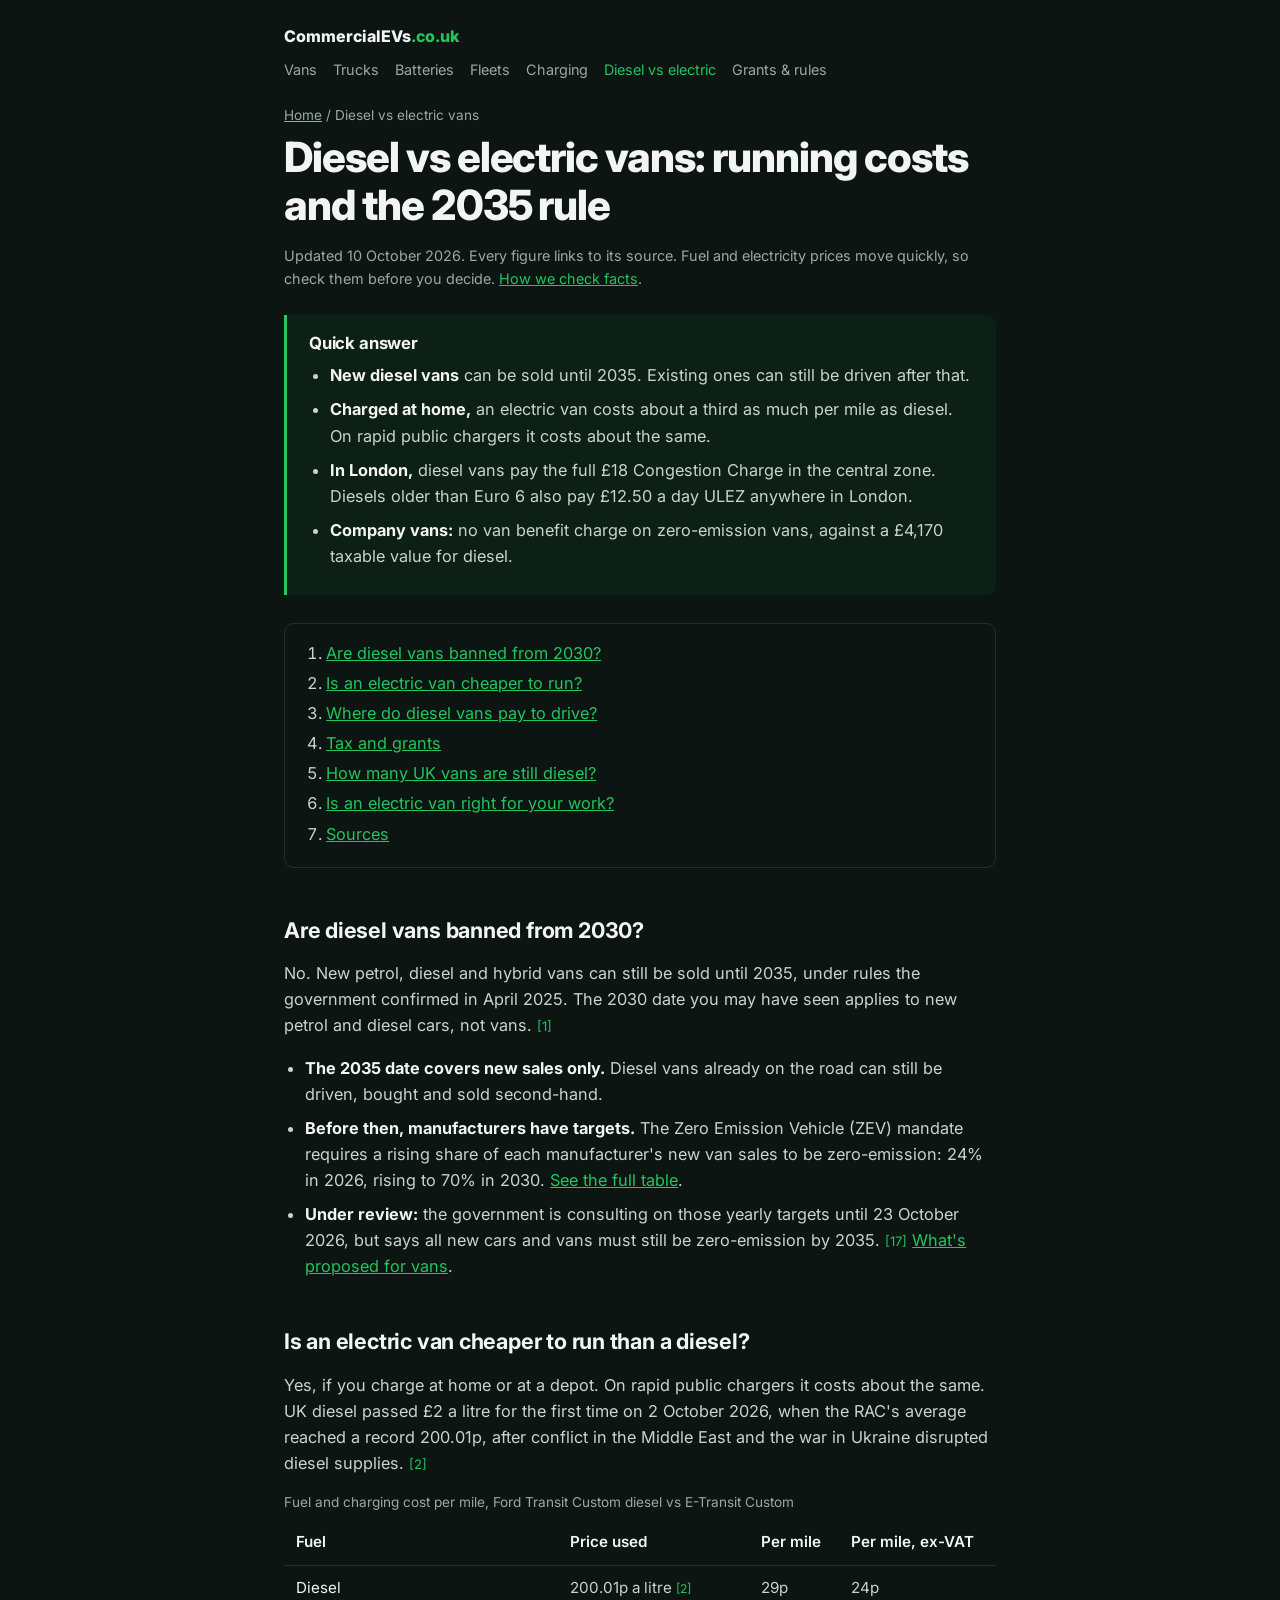
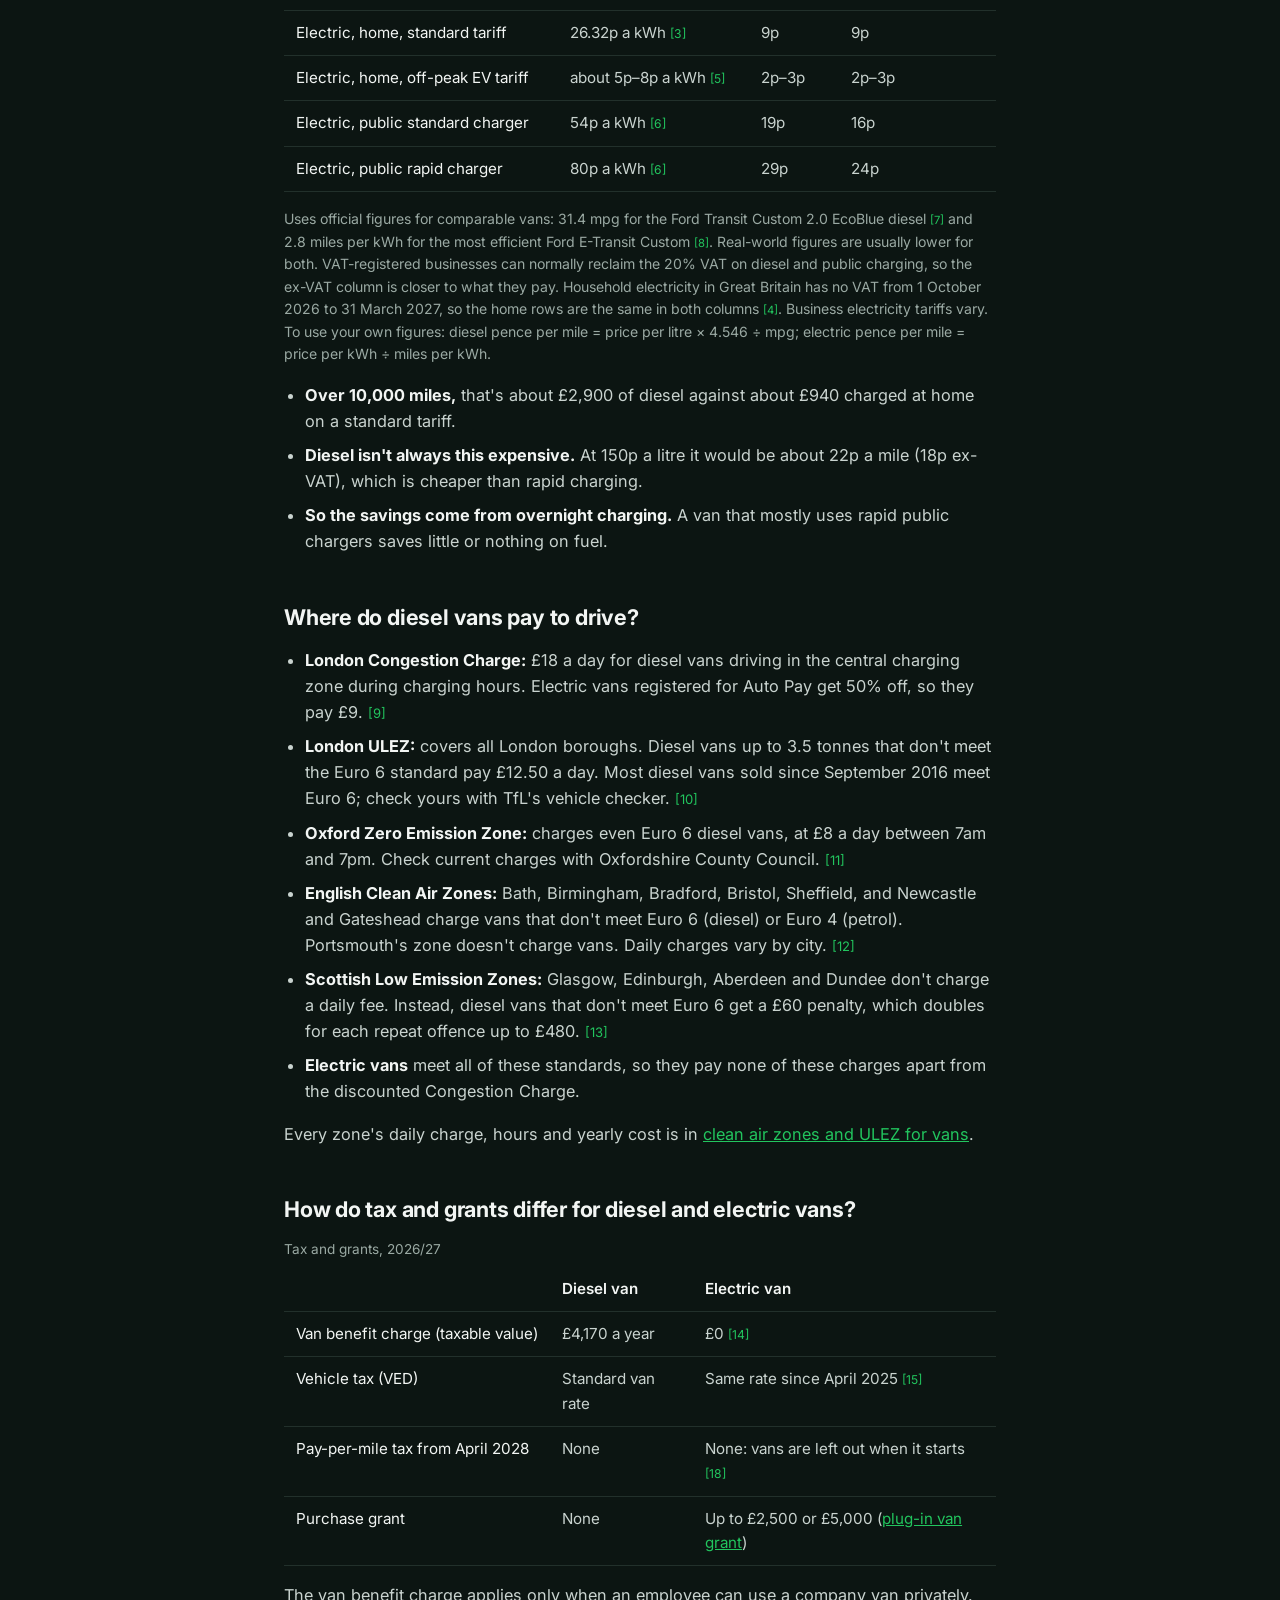
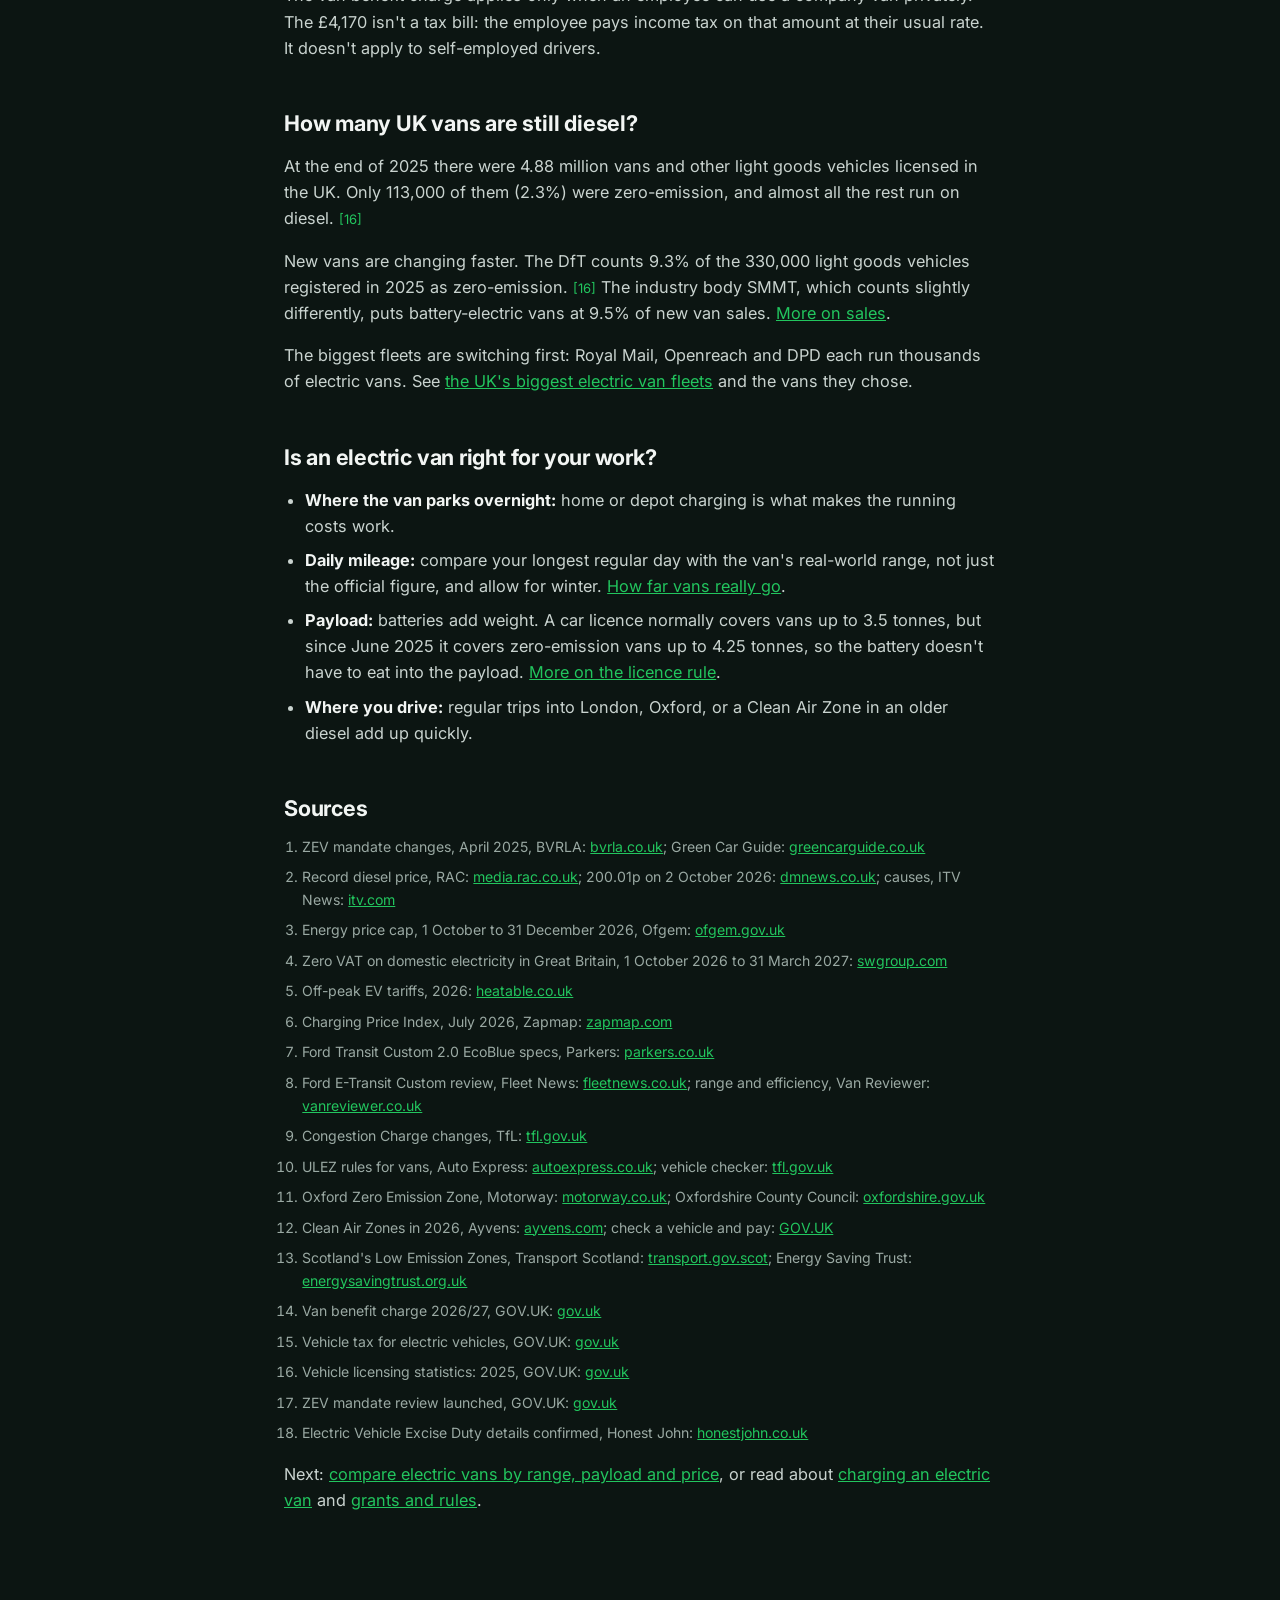
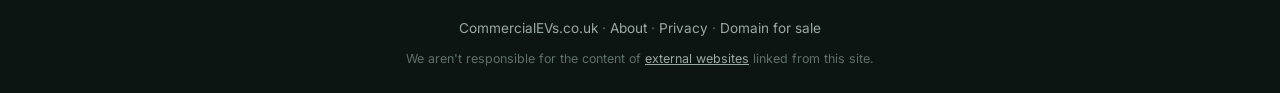
<file: diesel-vs-electric-vans/index.html>
<!DOCTYPE html>
<html lang="en-GB">
<head>
  <meta charset="utf-8">
  <meta name="viewport" content="width=device-width, initial-scale=1">
  <title>Diesel vs Electric Vans UK 2026: Running Costs, ULEZ &amp; Tax</title>
  <meta name="description" content="Diesel or electric van? UK cost per mile with diesel near £2 a litre, the 2035 rule for new diesel vans, ULEZ and Clean Air Zone charges, and tax.">
  <link rel="canonical" href="https://commercialevs.co.uk/diesel-vs-electric-vans/">
  <meta name="robots" content="index, follow, max-image-preview:large">
  <meta name="theme-color" content="#0c1512">

  <meta property="og:type" content="article">
  <meta property="og:site_name" content="CommercialEVs.co.uk">
  <meta property="og:title" content="Diesel vs Electric Vans UK 2026: Running Costs, ULEZ &amp; Tax">
  <meta property="og:description" content="Cost per mile, the 2035 rule for new diesel vans, ULEZ and Clean Air Zones, and tax.">
  <meta property="og:url" content="https://commercialevs.co.uk/diesel-vs-electric-vans/">
  <meta property="og:image" content="https://commercialevs.co.uk/img/og-guides.png">
  <meta property="og:image:width" content="1200">
  <meta property="og:image:height" content="630">
  <meta property="og:image:alt" content="CommercialEVs.co.uk – UK electric van guides">
  <meta property="og:locale" content="en_GB">
  <meta name="twitter:card" content="summary_large_image">

  <link rel="icon" href="/favicon.ico" sizes="48x48">
  <link rel="icon" href="/favicon.svg" type="image/svg+xml">
  <link rel="apple-touch-icon" href="/img/apple-touch-icon.png">

  <script type="application/ld+json">
  {
    "@context": "https://schema.org",
    "@graph": [
      {
        "@type": "Article",
        "@id": "https://commercialevs.co.uk/diesel-vs-electric-vans/#article",
        "headline": "Diesel vs Electric Vans UK 2026: Running Costs, ULEZ & Tax",
        "description": "Diesel or electric van? UK cost per mile with diesel near £2 a litre, the 2035 rule for new diesel vans, ULEZ and Clean Air Zone charges, and tax.",
        "datePublished": "2026-10-05",
        "dateModified": "2026-10-10",
        "inLanguage": "en-GB",
        "image": "https://commercialevs.co.uk/img/og-guides.png",
        "mainEntityOfPage": "https://commercialevs.co.uk/diesel-vs-electric-vans/",
        "author": { "@type": "Organization", "@id": "https://commercialevs.co.uk/#organization", "name": "CommercialEVs.co.uk", "url": "https://commercialevs.co.uk/", "logo": "https://commercialevs.co.uk/img/logo.png" },
        "publisher": { "@type": "Organization", "@id": "https://commercialevs.co.uk/#organization", "name": "CommercialEVs.co.uk", "url": "https://commercialevs.co.uk/", "logo": "https://commercialevs.co.uk/img/logo.png" },
        "isPartOf": { "@type": "WebSite", "name": "CommercialEVs.co.uk", "url": "https://commercialevs.co.uk/" }
      },
      {
        "@type": "BreadcrumbList",
        "itemListElement": [
          { "@type": "ListItem", "position": 1, "name": "CommercialEVs.co.uk", "item": "https://commercialevs.co.uk/" },
          { "@type": "ListItem", "position": 2, "name": "Diesel vs electric vans", "item": "https://commercialevs.co.uk/diesel-vs-electric-vans/" }
        ]
      }
    ]
  }
  </script>

  <!-- Google Analytics 4 -->
  <script async src="https://www.googletagmanager.com/gtag/js?id=G-9Y22D7RMQH"></script>
  <script>
    window.dataLayer = window.dataLayer || [];
    function gtag(){dataLayer.push(arguments);}
    gtag('js', new Date());
    gtag('config', 'G-9Y22D7RMQH');
  </script>

  <!-- Google Tag Manager -->
  <script>(function(w,d,s,l,i){w[l]=w[l]||[];w[l].push({'gtm.start':
    new Date().getTime(),event:'gtm.js'});var f=d.getElementsByTagName(s)[0],
    j=d.createElement(s),dl=l!='dataLayer'?'&l='+l:'';j.async=true;j.src=
    'https://www.googletagmanager.com/gtm.js?id='+i+dl;f.parentNode.insertBefore(j,f);
    })(window,document,'script','dataLayer','GTM-M4XK23H');</script>

  <link href="/css/site.css?v=7" rel="stylesheet">
  <link rel="preconnect" href="https://fonts.googleapis.com">
  <link rel="preconnect" href="https://fonts.gstatic.com" crossorigin>
  <link href="https://fonts.googleapis.com/css2?family=Inter:wght@400;600;800&display=swap" rel="stylesheet" media="print" onload="this.media='all'">
</head>
<body>
  <noscript><iframe src="https://www.googletagmanager.com/ns.html?id=GTM-M4XK23H" height="0" width="0" style="display:none;visibility:hidden"></iframe></noscript>

  <header class="topbar">
    <a class="brandlink" href="/">CommercialEVs<span class="tld">.co.uk</span></a>
    <nav class="topnav" aria-label="Guides">
      <a href="/electric-vans-uk/">Vans</a>
      <a href="/electric-trucks-uk/">Trucks</a>
      <a href="/electric-van-batteries/">Batteries</a>
      <a href="/electric-van-fleets-uk/">Fleets</a>
      <a href="/charging-an-electric-van/">Charging</a>
      <a href="/diesel-vs-electric-vans/" aria-current="page">Diesel vs electric</a>
      <a href="/commercial-electric-vehicles-uk/">Grants &amp; rules</a>
    </nav>
  </header>

  <main class="doc">
    <nav class="crumbs" aria-label="Breadcrumb"><a href="/">Home</a> / Diesel vs electric vans</nav>

    <h1>Diesel vs electric vans: running costs and the 2035 rule</h1>
    <p class="meta">Updated 10 October 2026. Every figure links to its source. Fuel and electricity prices move quickly, so check them before you decide. <a href="/about/">How we check facts</a>.</p>

    <section class="summary" aria-label="Quick answer">
      <h2>Quick answer</h2>
      <ul>
        <li><strong>New diesel vans</strong> can be sold until 2035. Existing ones can still be driven after that.</li>
        <li><strong>Charged at home,</strong> an electric van costs about a third as much per mile as diesel. On rapid public chargers it costs about the same.</li>
        <li><strong>In London,</strong> diesel vans pay the full £18 Congestion Charge in the central zone. Diesels older than Euro 6 also pay £12.50 a day ULEZ anywhere in London.</li>
        <li><strong>Company vans:</strong> no van benefit charge on zero-emission vans, against a £4,170 taxable value for diesel.</li>
      </ul>
    </section>

    <nav class="toc" aria-label="Contents">
      <ol>
        <li><a href="#ban">Are diesel vans banned from 2030?</a></li>
        <li><a href="#costs">Is an electric van cheaper to run?</a></li>
        <li><a href="#zones">Where do diesel vans pay to drive?</a></li>
        <li><a href="#tax">Tax and grants</a></li>
        <li><a href="#fleet">How many UK vans are still diesel?</a></li>
        <li><a href="#right-for-you">Is an electric van right for your work?</a></li>
        <li><a href="#sources">Sources</a></li>
      </ol>
    </nav>

    <h2 id="ban">Are diesel vans banned from 2030?</h2>
    <p>No. New petrol, diesel and hybrid vans can still be sold until 2035, under rules the government confirmed in April 2025. The 2030 date you may have seen applies to new petrol and diesel cars, not vans. <a href="#s1">[1]</a></p>
    <ul>
      <li><strong>The 2035 date covers new sales only.</strong> Diesel vans already on the road can still be driven, bought and sold second-hand.</li>
      <li><strong>Before then, manufacturers have targets.</strong> The Zero Emission Vehicle (ZEV) mandate requires a rising share of each manufacturer's new van sales to be zero-emission: 24% in 2026, rising to 70% in 2030. <a href="/commercial-electric-vehicles-uk/#zev-mandate">See the full table</a>.</li>
      <li><strong>Under review:</strong> the government is consulting on those yearly targets until 23 October 2026, but says all new cars and vans must still be zero-emission by 2035. <a href="#s17">[17]</a> <a href="/commercial-electric-vehicles-uk/#zev-review">What's proposed for vans</a>.</li>
    </ul>

    <h2 id="costs">Is an electric van cheaper to run than a diesel?</h2>
    <p>Yes, if you charge at home or at a depot. On rapid public chargers it costs about the same. UK diesel passed £2 a litre for the first time on 2 October 2026, when the RAC's average reached a record 200.01p, after conflict in the Middle East and the war in Ukraine disrupted diesel supplies. <a href="#s2">[2]</a></p>
    <div class="table-wrap"><table>
      <caption>Fuel and charging cost per mile, Ford Transit Custom diesel vs E-Transit Custom</caption>
      <thead><tr><th>Fuel</th><th>Price used</th><th>Per mile</th><th>Per mile, ex-VAT</th></tr></thead>
      <tbody>
        <tr><td>Diesel</td><td>200.01p a litre <a href="#s2">[2]</a></td><td>29p</td><td>24p</td></tr>
        <tr><td>Electric, home, standard tariff</td><td>26.32p a kWh <a href="#s3">[3]</a></td><td>9p</td><td>9p</td></tr>
        <tr><td>Electric, home, off-peak EV tariff</td><td>about 5p&ndash;8p a kWh <a href="#s5">[5]</a></td><td>2p&ndash;3p</td><td>2p&ndash;3p</td></tr>
        <tr><td>Electric, public standard charger</td><td>54p a kWh <a href="#s6">[6]</a></td><td>19p</td><td>16p</td></tr>
        <tr><td>Electric, public rapid charger</td><td>80p a kWh <a href="#s6">[6]</a></td><td>29p</td><td>24p</td></tr>
      </tbody>
    </table></div>
    <p class="note">Uses official figures for comparable vans: 31.4 mpg for the Ford Transit Custom 2.0 EcoBlue diesel <a href="#s7">[7]</a> and 2.8 miles per kWh for the most efficient Ford E-Transit Custom <a href="#s8">[8]</a>. Real-world figures are usually lower for both. VAT-registered businesses can normally reclaim the 20% VAT on diesel and public charging, so the ex-VAT column is closer to what they pay. Household electricity in Great Britain has no VAT from 1 October 2026 to 31 March 2027, so the home rows are the same in both columns <a href="#s4">[4]</a>. Business electricity tariffs vary. To use your own figures: diesel pence per mile = price per litre &times; 4.546 &divide; mpg; electric pence per mile = price per kWh &divide; miles per kWh.</p>
    <ul>
      <li><strong>Over 10,000 miles,</strong> that's about £2,900 of diesel against about £940 charged at home on a standard tariff.</li>
      <li><strong>Diesel isn't always this expensive.</strong> At 150p a litre it would be about 22p a mile (18p ex-VAT), which is cheaper than rapid charging.</li>
      <li><strong>So the savings come from overnight charging.</strong> A van that mostly uses rapid public chargers saves little or nothing on fuel.</li>
    </ul>

    <h2 id="zones">Where do diesel vans pay to drive?</h2>
    <ul>
      <li><strong>London Congestion Charge:</strong> £18 a day for diesel vans driving in the central charging zone during charging hours. Electric vans registered for Auto Pay get 50% off, so they pay £9. <a href="#s9">[9]</a></li>
      <li><strong>London ULEZ:</strong> covers all London boroughs. Diesel vans up to 3.5 tonnes that don't meet the Euro 6 standard pay £12.50 a day. Most diesel vans sold since September 2016 meet Euro 6; check yours with TfL's vehicle checker. <a href="#s10">[10]</a></li>
      <li><strong>Oxford Zero Emission Zone:</strong> charges even Euro 6 diesel vans, at £8 a day between 7am and 7pm. Check current charges with Oxfordshire County Council. <a href="#s11">[11]</a></li>
      <li><strong>English Clean Air Zones:</strong> Bath, Birmingham, Bradford, Bristol, Sheffield, and Newcastle and Gateshead charge vans that don't meet Euro 6 (diesel) or Euro 4 (petrol). Portsmouth's zone doesn't charge vans. Daily charges vary by city. <a href="#s12">[12]</a></li>
      <li><strong>Scottish Low Emission Zones:</strong> Glasgow, Edinburgh, Aberdeen and Dundee don't charge a daily fee. Instead, diesel vans that don't meet Euro 6 get a £60 penalty, which doubles for each repeat offence up to £480. <a href="#s13">[13]</a></li>
      <li><strong>Electric vans</strong> meet all of these standards, so they pay none of these charges apart from the discounted Congestion Charge.</li>
    </ul>
    <p>Every zone's daily charge, hours and yearly cost is in <a href="/clean-air-zones-vans/">clean air zones and ULEZ for vans</a>.</p>

    <h2 id="tax">How do tax and grants differ for diesel and electric vans?</h2>
    <div class="table-wrap"><table>
      <caption>Tax and grants, 2026/27</caption>
      <thead><tr><th></th><th>Diesel van</th><th>Electric van</th></tr></thead>
      <tbody>
        <tr><td>Van benefit charge (taxable value)</td><td>£4,170 a year</td><td>£0 <a href="#s14">[14]</a></td></tr>
        <tr><td>Vehicle tax (VED)</td><td>Standard van rate</td><td>Same rate since April 2025 <a href="#s15">[15]</a></td></tr>
        <tr><td>Pay-per-mile tax from April 2028</td><td>None</td><td>None: vans are left out when it starts <a href="#s18">[18]</a></td></tr>
        <tr><td>Purchase grant</td><td>None</td><td>Up to £2,500 or £5,000 (<a href="/commercial-electric-vehicles-uk/#grant">plug-in van grant</a>)</td></tr>
      </tbody>
    </table></div>
    <p>The van benefit charge applies only when an employee can use a company van privately. The £4,170 isn't a tax bill: the employee pays income tax on that amount at their usual rate. It doesn't apply to self-employed drivers.</p>

    <h2 id="fleet">How many UK vans are still diesel?</h2>
    <p>At the end of 2025 there were 4.88 million vans and other light goods vehicles licensed in the UK. Only 113,000 of them (2.3%) were zero-emission, and almost all the rest run on diesel. <a href="#s16">[16]</a></p>
    <p>New vans are changing faster. The DfT counts 9.3% of the 330,000 light goods vehicles registered in 2025 as zero-emission. <a href="#s16">[16]</a> The industry body SMMT, which counts slightly differently, puts battery-electric vans at 9.5% of new van sales. <a href="/commercial-electric-vehicles-uk/#market">More on sales</a>.</p>
    <p>The biggest fleets are switching first: Royal Mail, Openreach and DPD each run thousands of electric vans. See <a href="/electric-van-fleets-uk/">the UK's biggest electric van fleets</a> and the vans they chose.</p>

    <h2 id="right-for-you">Is an electric van right for your work?</h2>
    <ul>
      <li><strong>Where the van parks overnight:</strong> home or depot charging is what makes the running costs work.</li>
      <li><strong>Daily mileage:</strong> compare your longest regular day with the van's real-world range, not just the official figure, and allow for winter. <a href="/electric-vans-uk/#real-range">How far vans really go</a>.</li>
      <li><strong>Payload:</strong> batteries add weight. A car licence normally covers vans up to 3.5 tonnes, but since June 2025 it covers zero-emission vans up to 4.25 tonnes, so the battery doesn't have to eat into the payload. <a href="/commercial-electric-vehicles-uk/#licence">More on the licence rule</a>.</li>
      <li><strong>Where you drive:</strong> regular trips into London, Oxford, or a Clean Air Zone in an older diesel add up quickly.</li>
    </ul>

    <h2 id="sources">Sources</h2>
    <ol class="sources">
      <li id="s1">ZEV mandate changes, April 2025, BVRLA: <a href="https://www.bvrla.co.uk/resource/zero-emission-vehicle-mandate-april-2025-updates.html" rel="nofollow noopener" target="_blank">bvrla.co.uk</a>; Green Car Guide: <a href="https://www.greencarguide.co.uk/2025/04/zev-mandate-changes-include-hybrid-cars-and-ice-vans-on-sale-until-2035/" rel="nofollow noopener" target="_blank">greencarguide.co.uk</a></li>
      <li id="s2">Record diesel price, RAC: <a href="https://media.rac.co.uk/price-of-diesel-reaches-record-high" rel="nofollow noopener" target="_blank">media.rac.co.uk</a>; 200.01p on 2 October 2026: <a href="https://dmnews.co.uk/rac-reports-uk-average-diesel-price-reaches-record-200-01p-per-litre/" rel="nofollow noopener" target="_blank">dmnews.co.uk</a>; causes, ITV News: <a href="https://www.itv.com/news/2026-09-28/uk-diesel-prices-hit-all-time-high-rac-figures-show" rel="nofollow noopener" target="_blank">itv.com</a></li>
      <li id="s3">Energy price cap, 1 October to 31 December 2026, Ofgem: <a href="https://ofgem.gov.uk/news/changes-energy-price-cap-between-1-october-and-31-december-2026" rel="noopener" target="_blank">ofgem.gov.uk</a></li>
      <li id="s4">Zero VAT on domestic electricity in Great Britain, 1 October 2026 to 31 March 2027: <a href="https://www.swgroup.com/insights-events/insights/vat-cut-on-domestic-electricity-for-households/" rel="nofollow noopener" target="_blank">swgroup.com</a></li>
      <li id="s5">Off-peak EV tariffs, 2026: <a href="https://heatable.co.uk/ev-chargers/advice/best-ev-tariffs" rel="nofollow noopener" target="_blank">heatable.co.uk</a></li>
      <li id="s6">Charging Price Index, July 2026, Zapmap: <a href="https://www.zapmap.com/ev-stats/charging-price-index" rel="nofollow noopener" target="_blank">zapmap.com</a></li>
      <li id="s7">Ford Transit Custom 2.0 EcoBlue specs, Parkers: <a href="https://www.parkers.co.uk/ford/transit-custom/mpv-2024/engine-20-ecoblue-(170ps)-diesel/specs/" rel="nofollow noopener" target="_blank">parkers.co.uk</a></li>
      <li id="s8">Ford E-Transit Custom review, Fleet News: <a href="https://www.fleetnews.co.uk/van/reviews/ford-e-transit-custom" rel="nofollow noopener" target="_blank">fleetnews.co.uk</a>; range and efficiency, Van Reviewer: <a href="https://vanreviewer.co.uk/battery-charging-range/what-is-the-ford-e-transit-custom-battery-range/" rel="nofollow noopener" target="_blank">vanreviewer.co.uk</a></li>
      <li id="s9">Congestion Charge changes, TfL: <a href="https://content.tfl.gov.uk/02-26-tph-notice-changes-to-the-congestion-charge-scheme.pdf" rel="noopener" target="_blank">tfl.gov.uk</a></li>
      <li id="s10">ULEZ rules for vans, Auto Express: <a href="https://www.autoexpress.co.uk/vans/353469/ulez-compliant-vans-rules-and-charges-explained" rel="nofollow noopener" target="_blank">autoexpress.co.uk</a>; vehicle checker: <a href="https://tfl.gov.uk/modes/driving/check-your-vehicle/" rel="noopener" target="_blank">tfl.gov.uk</a></li>
      <li id="s11">Oxford Zero Emission Zone, Motorway: <a href="https://motorway.co.uk/sell-my-car/guides/oxford-clean-air-zone" rel="nofollow noopener" target="_blank">motorway.co.uk</a>; Oxfordshire County Council: <a href="https://www.oxfordshire.gov.uk/node/7008" rel="noopener" target="_blank">oxfordshire.gov.uk</a></li>
      <li id="s12">Clean Air Zones in 2026, Ayvens: <a href="https://www.ayvens.com/en-gb/support-and-insights/insights-hub/esg/clean-air-zones-uk-latest/" rel="nofollow noopener" target="_blank">ayvens.com</a>; check a vehicle and pay: <a href="https://www.gov.uk/clean-air-zones" rel="noopener" target="_blank">GOV.UK</a></li>
      <li id="s13">Scotland's Low Emission Zones, Transport Scotland: <a href="https://www.transport.gov.scot/news/low-emission-zones-introduced-across-scotland/" rel="noopener" target="_blank">transport.gov.scot</a>; Energy Saving Trust: <a href="https://energysavingtrust.org.uk/a-quick-guide-to-scotlands-low-emission-zones/" rel="nofollow noopener" target="_blank">energysavingtrust.org.uk</a></li>
      <li id="s14">Van benefit charge 2026/27, GOV.UK: <a href="https://www.gov.uk/government/publications/increase-to-van-benefit-charge-and-fuel-benefit-charges-for-cars-and-vans/van-benefit-charge-and-fuel-benefit-charges-for-cars-and-vans-for-tax-year-2026-to-2027" rel="noopener" target="_blank">gov.uk</a></li>
      <li id="s15">Vehicle tax for electric vehicles, GOV.UK: <a href="https://www.gov.uk/guidance/vehicle-tax-for-electric-and-low-emissions-vehicles" rel="noopener" target="_blank">gov.uk</a></li>
      <li id="s16">Vehicle licensing statistics: 2025, GOV.UK: <a href="https://www.gov.uk/government/statistics/vehicle-licensing-statistics-2025/vehicle-licensing-statistics-united-kingdom-2025" rel="noopener" target="_blank">gov.uk</a></li>
      <li id="s17">ZEV mandate review launched, GOV.UK: <a href="https://www.gov.uk/government/news/review-launched-to-shape-pathway-to-reach-zero-emission-driving-by-2035" rel="noopener" target="_blank">gov.uk</a></li>
      <li id="s18">Electric Vehicle Excise Duty details confirmed, Honest John: <a href="https://www.honestjohn.co.uk/news/owning/2026-07/eved-scheme-details-confirmed/" rel="nofollow noopener" target="_blank">honestjohn.co.uk</a></li>
    </ol>

    <p>Next: <a href="/electric-vans-uk/">compare electric vans by range, payload and price</a>, or read about <a href="/charging-an-electric-van/">charging an electric van</a> and <a href="/commercial-electric-vehicles-uk/">grants and rules</a>.</p>

  </main>

  <footer class="footer">
    <p><a href="/">CommercialEVs.co.uk</a> &middot; <a href="/about/">About</a> &middot; <a href="/privacy/">Privacy</a> &middot; <a href="/domain-for-sale/">Domain for sale</a></p>
    <p class="footer-note">We aren't responsible for the content of <a href="/about/#external-links">external websites</a> linked from this site.</p>
  </footer>
</body>
</html>
</file>
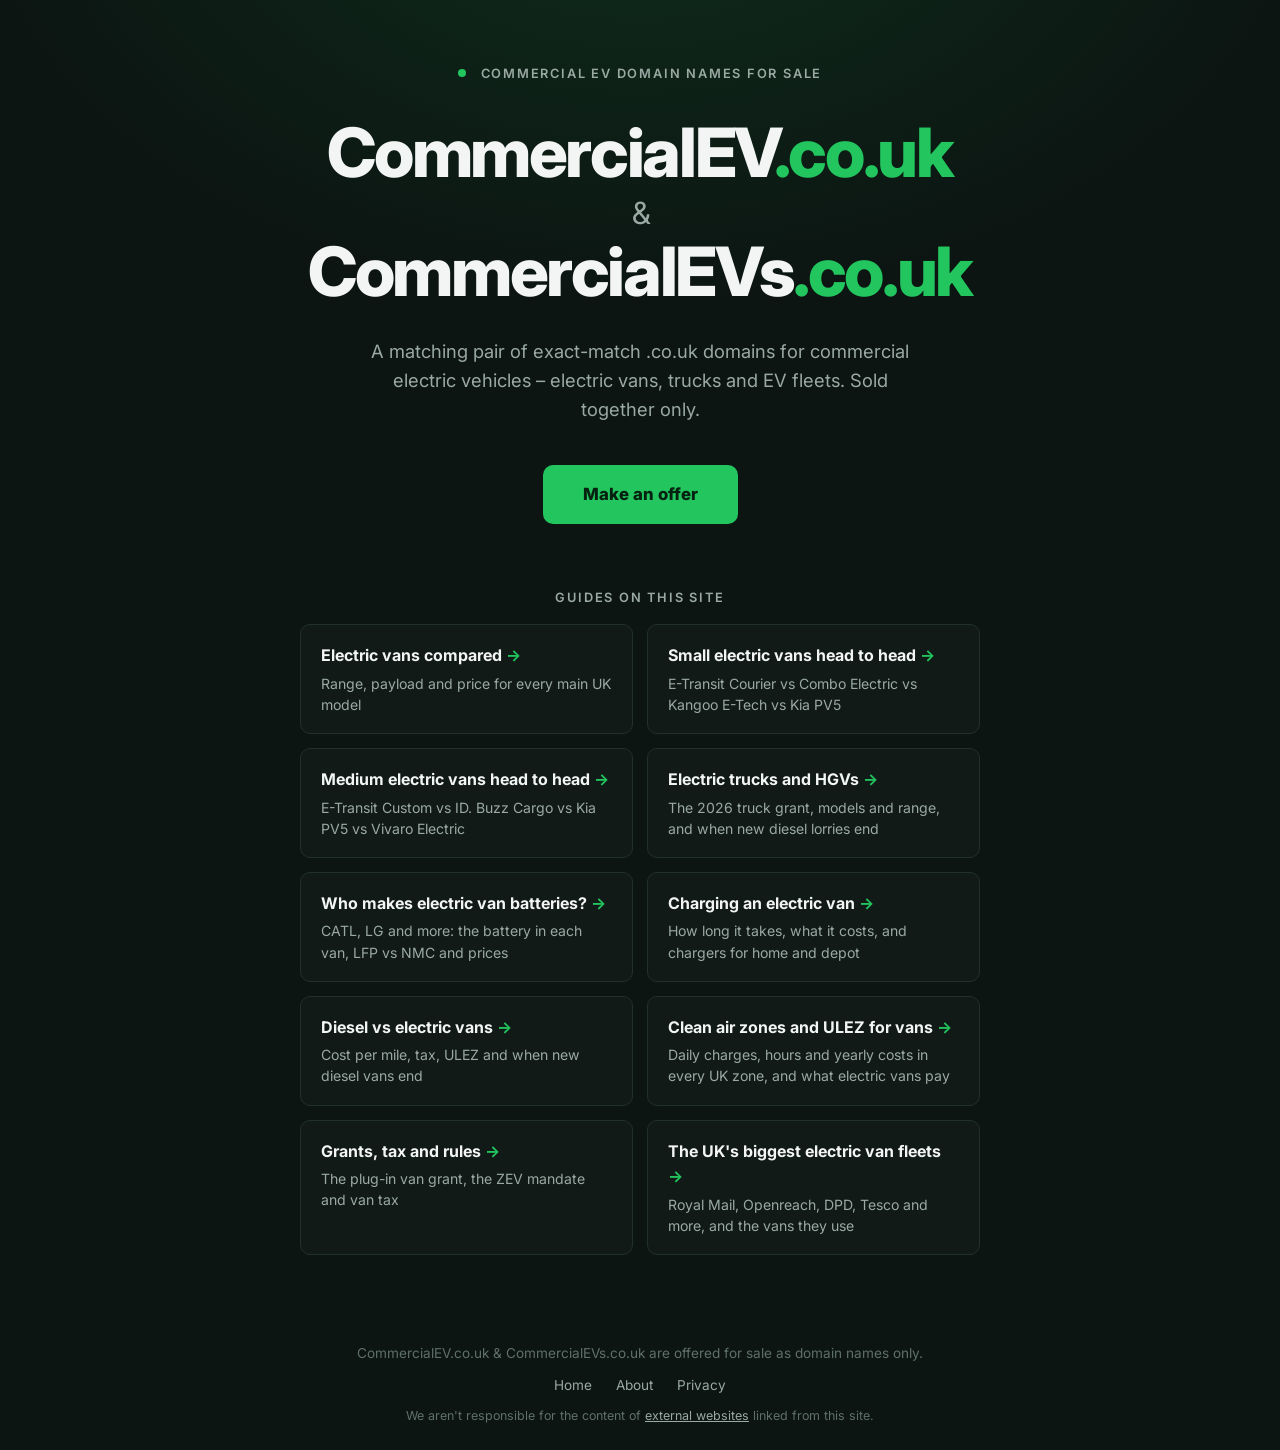
<file: domain-for-sale/index.html>
<!DOCTYPE html>
<html lang="en-GB">
<head>
  <meta charset="utf-8">
  <meta name="viewport" content="width=device-width, initial-scale=1">
  <title>Commercial EV Domain for Sale – CommercialEVs.co.uk</title>
  <meta name="description" content="CommercialEV.co.uk and CommercialEVs.co.uk: commercial EV domain names for sale as a pair. Exact-match UK domains for electric vans, trucks and EV fleets.">
  <link rel="canonical" href="https://commercialevs.co.uk/domain-for-sale/">
  <meta name="robots" content="index, follow, max-image-preview:large">
  <meta name="theme-color" content="#0c1512">

  <meta property="og:type" content="website">
  <meta property="og:site_name" content="CommercialEVs.co.uk">
  <meta property="og:title" content="Commercial EV Domain for Sale – CommercialEVs.co.uk">
  <meta property="og:description" content="Exact-match UK domain names for commercial electric vehicles. Sold as a pair.">
  <meta property="og:url" content="https://commercialevs.co.uk/domain-for-sale/">
  <meta property="og:image" content="https://commercialevs.co.uk/img/og.png">
  <meta property="og:image:width" content="1200">
  <meta property="og:image:height" content="630">
  <meta property="og:image:alt" content="CommercialEV.co.uk and CommercialEVs.co.uk – domain names for sale">
  <meta property="og:locale" content="en_GB">
  <meta name="twitter:card" content="summary_large_image">

  <link rel="icon" href="/favicon.ico" sizes="48x48">
  <link rel="icon" href="/favicon.svg" type="image/svg+xml">
  <link rel="apple-touch-icon" href="/img/apple-touch-icon.png">

  <script type="application/ld+json">
  {
    "@context": "https://schema.org",
    "@graph": [
      {
        "@type": "WebPage",
        "@id": "https://commercialevs.co.uk/domain-for-sale/#webpage",
        "url": "https://commercialevs.co.uk/domain-for-sale/",
        "name": "Commercial EV Domain for Sale – CommercialEVs.co.uk",
        "description": "CommercialEV.co.uk and CommercialEVs.co.uk: commercial EV domain names for sale as a pair. Exact-match UK domains for electric vans, trucks and EV fleets.",
        "isPartOf": { "@type": "WebSite", "@id": "https://commercialevs.co.uk/#website", "name": "CommercialEVs.co.uk", "url": "https://commercialevs.co.uk/" },
        "primaryImageOfPage": "https://commercialevs.co.uk/img/og.png",
        "inLanguage": "en-GB"
      }
    ]
  }
  </script>

  <!-- Google Analytics 4 -->
  <script async src="https://www.googletagmanager.com/gtag/js?id=G-9Y22D7RMQH"></script>
  <script>
    window.dataLayer = window.dataLayer || [];
    function gtag(){dataLayer.push(arguments);}
    gtag('js', new Date());
    gtag('config', 'G-9Y22D7RMQH');
  </script>

  <!-- Google Tag Manager -->
  <script>(function(w,d,s,l,i){w[l]=w[l]||[];w[l].push({'gtm.start':
    new Date().getTime(),event:'gtm.js'});var f=d.getElementsByTagName(s)[0],
    j=d.createElement(s),dl=l!='dataLayer'?'&l='+l:'';j.async=true;j.src=
    'https://www.googletagmanager.com/gtm.js?id='+i+dl;f.parentNode.insertBefore(j,f);
    })(window,document,'script','dataLayer','GTM-M4XK23H');</script>

  <link href="/css/site.css?v=7" rel="stylesheet">
  <!-- Font loads without blocking first paint -->
  <link rel="preconnect" href="https://fonts.googleapis.com">
  <link rel="preconnect" href="https://fonts.gstatic.com" crossorigin>
  <link href="https://fonts.googleapis.com/css2?family=Inter:wght@400;600;800&display=swap" rel="stylesheet" media="print" onload="this.media='all'">
</head>
<body>
  <noscript><iframe src="https://www.googletagmanager.com/ns.html?id=GTM-M4XK23H" height="0" width="0" style="display:none;visibility:hidden"></iframe></noscript>

  <main class="page">
    <h1>
      <span class="label"><span class="dot" aria-hidden="true"></span> Commercial EV domain names for sale</span>
      <span class="domain">CommercialEV<span class="tld">.co.uk</span></span>
      <span class="amp">&amp;</span>
      <span class="domain">CommercialEVs<span class="tld">.co.uk</span></span>
    </h1>

    <p class="intro">A matching pair of exact-match .co.uk domains for commercial electric vehicles – electric vans, trucks and EV fleets. Sold together only.</p>

    <a class="btn" id="offer" href="https://docs.google.com/forms/d/e/1FAIpQLScv-sFO7Y8Mo2JD8AYKkitkR1Jo4LoIOZL_Y3LjZI6ycY7Xqw/viewform" target="_blank" rel="noopener">Make an offer</a>

    <section class="guides-section" aria-labelledby="guides-title">
      <h2 id="guides-title" class="guides-title">Guides on this site</h2>
      <nav class="guides" aria-label="Guides">
        <a href="/electric-vans-uk/"><strong>Electric vans compared</strong><span>Range, payload and price for every main UK model</span></a>
        <a href="/small-electric-vans-compared/"><strong>Small electric vans head to head</strong><span>E-Transit Courier vs Combo Electric vs Kangoo E-Tech vs Kia PV5</span></a>
        <a href="/medium-electric-vans-compared/"><strong>Medium electric vans head to head</strong><span>E-Transit Custom vs ID. Buzz Cargo vs Kia PV5 vs Vivaro Electric</span></a>
        <a href="/electric-trucks-uk/"><strong>Electric trucks and HGVs</strong><span>The 2026 truck grant, models and range, and when new diesel lorries end</span></a>
        <a href="/electric-van-batteries/"><strong>Who makes electric van batteries?</strong><span>CATL, LG and more: the battery in each van, LFP vs NMC and prices</span></a>
        <a href="/charging-an-electric-van/"><strong>Charging an electric van</strong><span>How long it takes, what it costs, and chargers for home and depot</span></a>
        <a href="/diesel-vs-electric-vans/"><strong>Diesel vs electric vans</strong><span>Cost per mile, tax, ULEZ and when new diesel vans end</span></a>
        <a href="/clean-air-zones-vans/"><strong>Clean air zones and ULEZ for vans</strong><span>Daily charges, hours and yearly costs in every UK zone, and what electric vans pay</span></a>
        <a href="/commercial-electric-vehicles-uk/"><strong>Grants, tax and rules</strong><span>The plug-in van grant, the ZEV mandate and van tax</span></a>
        <a href="/electric-van-fleets-uk/"><strong>The UK's biggest electric van fleets</strong><span>Royal Mail, Openreach, DPD, Tesco and more, and the vans they use</span></a>
      </nav>
    </section>
  </main>

  <footer class="footer">
    <p>CommercialEV.co.uk &amp; CommercialEVs.co.uk are offered for sale as domain names only.</p>
    <nav class="footer-links" aria-label="Site">
      <a href="/">Home</a>
      <a href="/about/">About</a>
      <a href="/privacy/">Privacy</a>
    </nav>
    <p class="footer-note">We aren't responsible for the content of <a href="/about/#external-links">external websites</a> linked from this site.</p>
  </footer>

  <script>
    document.getElementById('offer').addEventListener('click', function () {
      gtag('event', 'generate_lead', { lead_source: 'offer_button' });
    });
  </script>
</body>
</html>
</file>
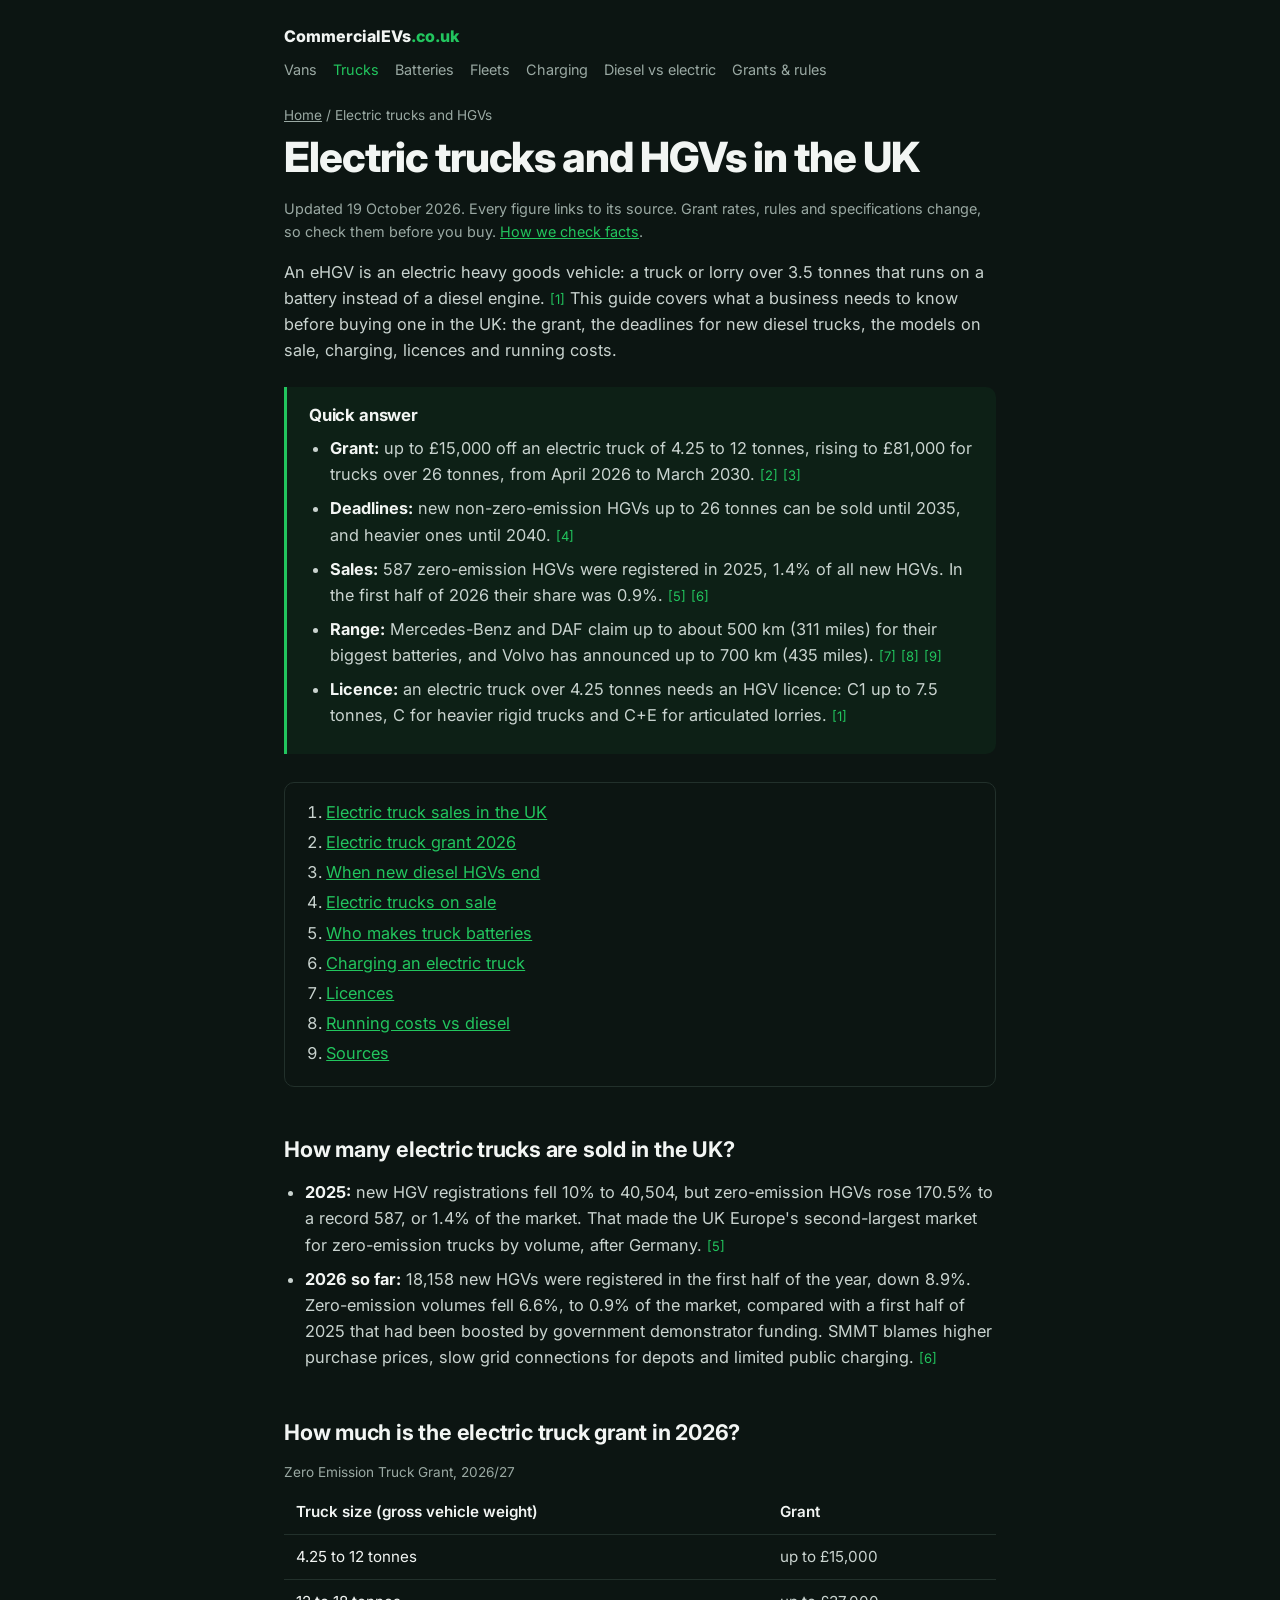
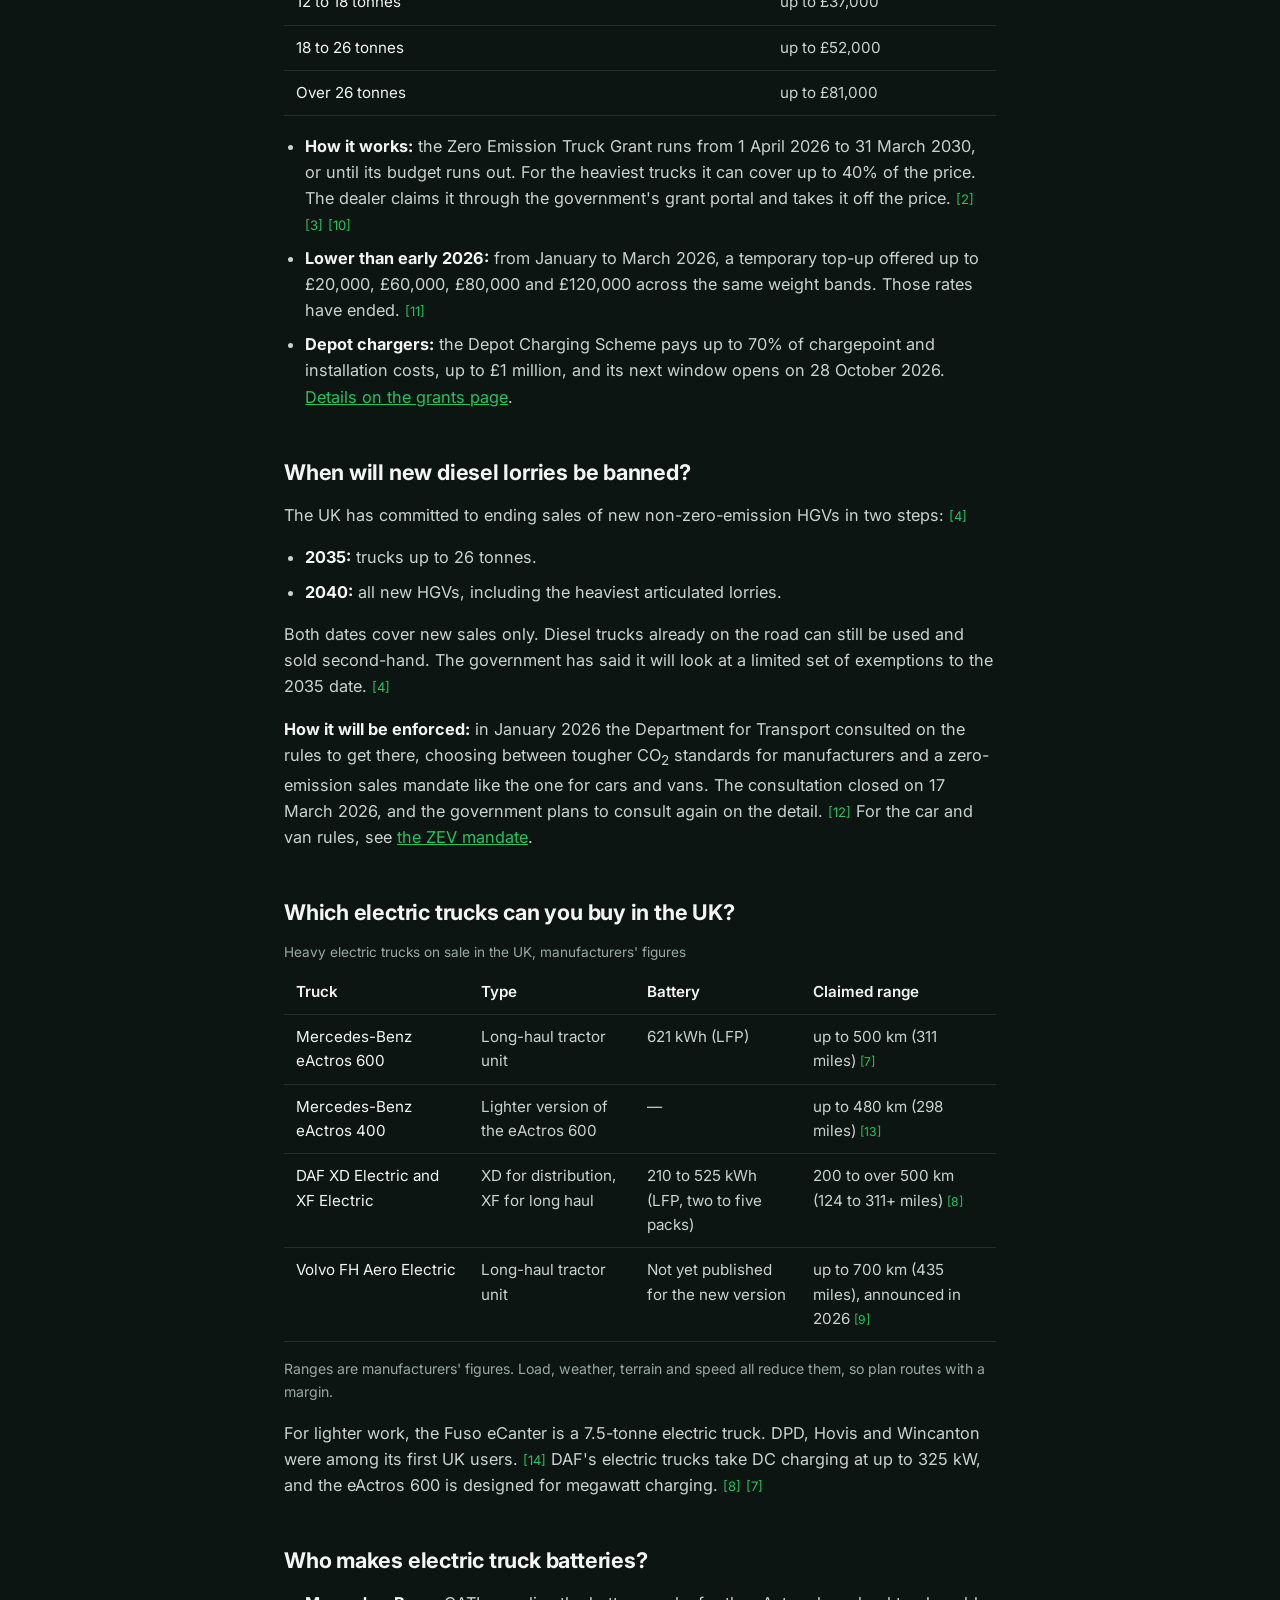
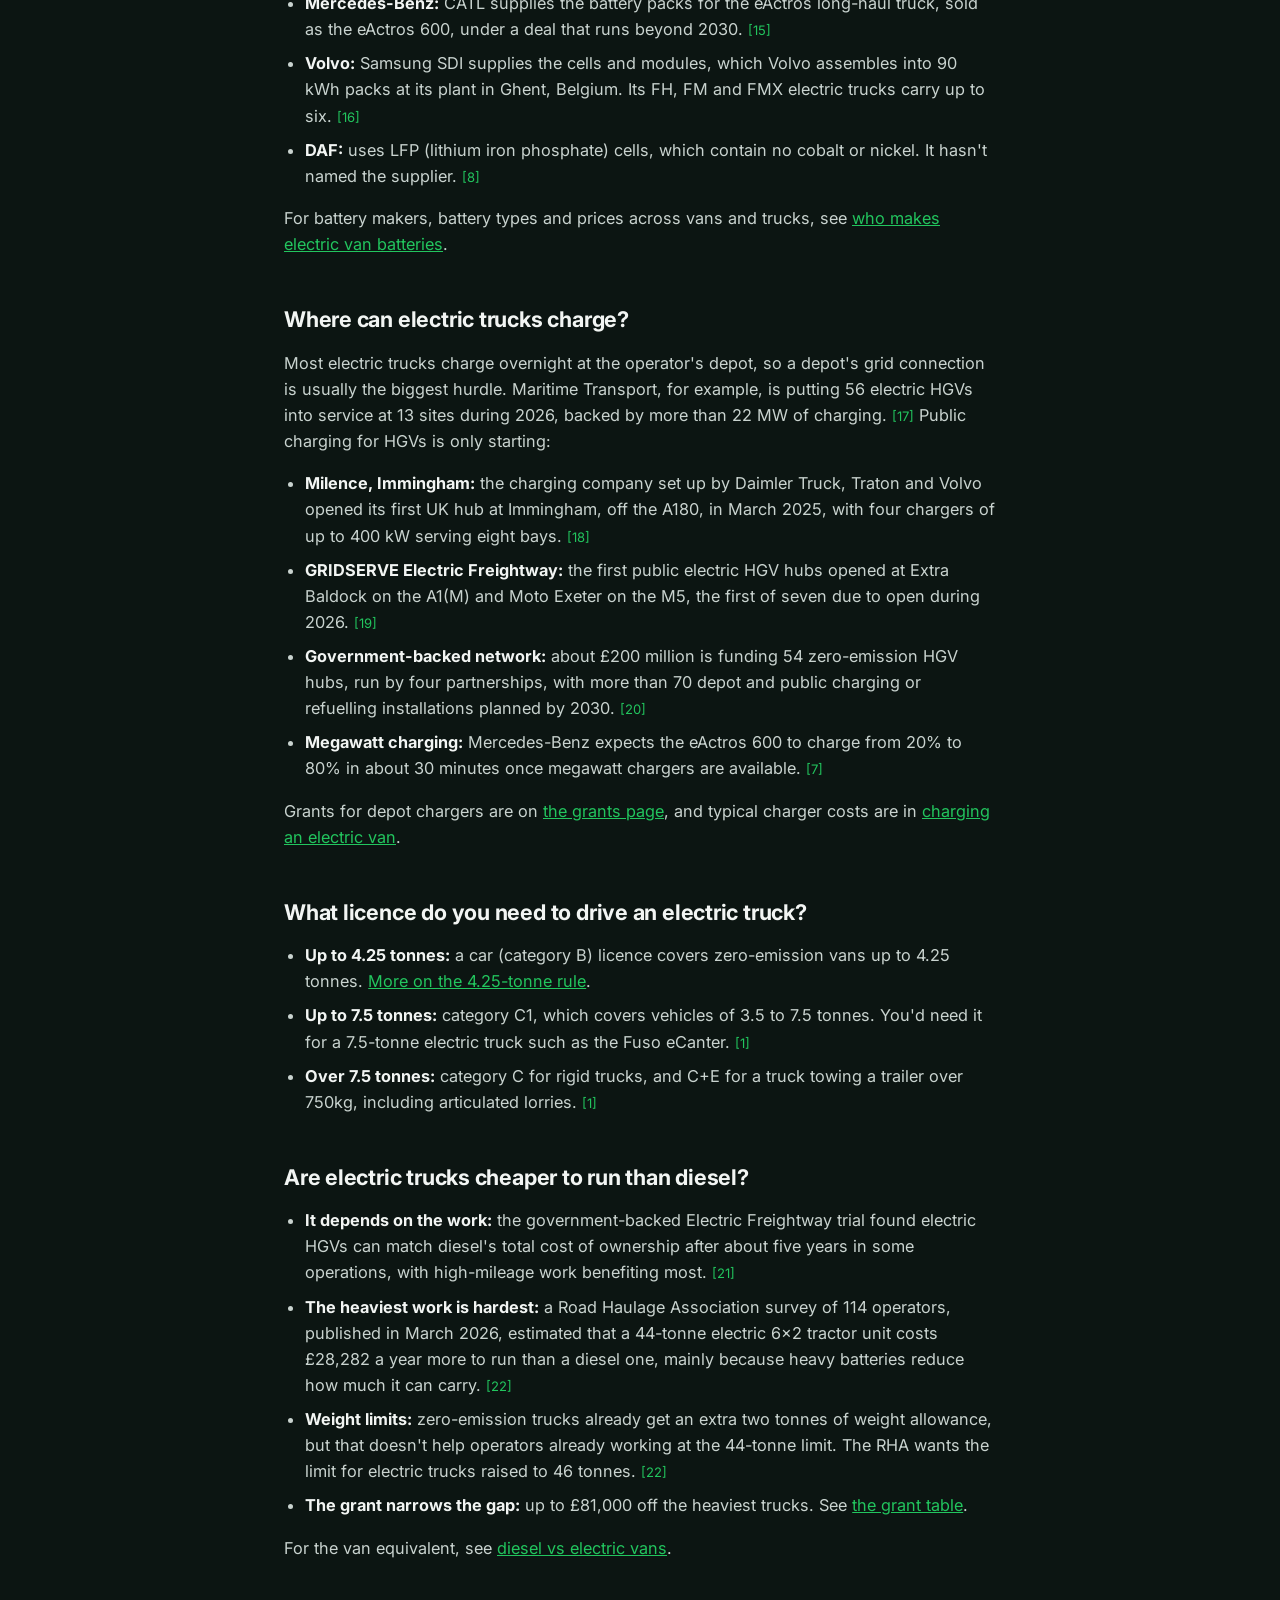
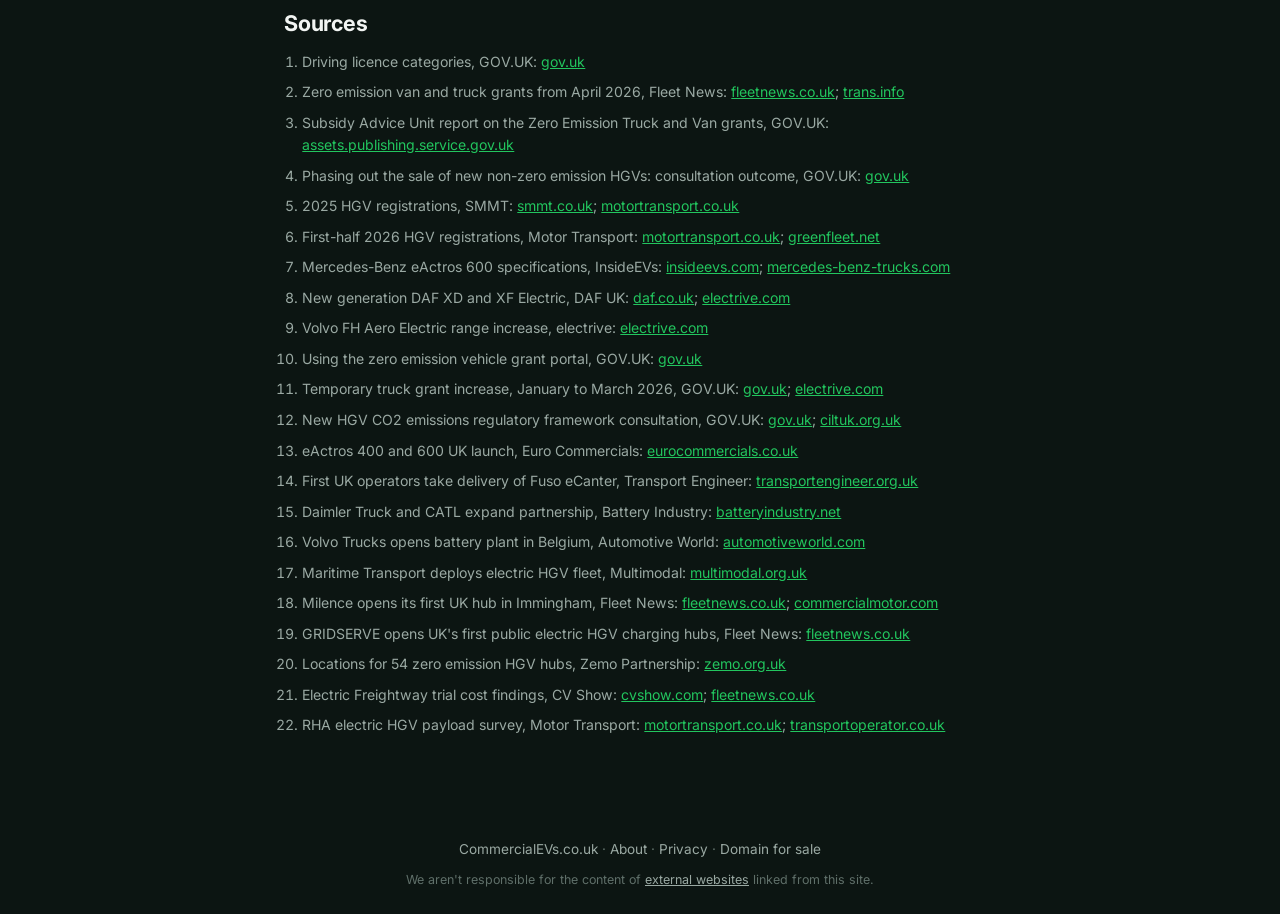
<file: electric-trucks-uk/index.html>
<!DOCTYPE html>
<html lang="en-GB">
<head>
  <meta charset="utf-8">
  <meta name="viewport" content="width=device-width, initial-scale=1">
  <!-- Generated by _build/build.py from _build/pages/electric_trucks_uk.py. Edit the source, not this file. -->
  <title>Electric Trucks &amp; HGVs UK 2026: Grants, Models &amp; Rules</title>
  <meta name="description" content="Electric trucks and HGVs in the UK: the 2026 truck grant by weight, models and range, the 2035 and 2040 deadlines, charging, licences and running costs.">
  <link rel="canonical" href="https://commercialevs.co.uk/electric-trucks-uk/">
  <meta name="robots" content="index, follow, max-image-preview:large">
  <meta name="theme-color" content="#0c1512">

  <meta property="og:type" content="article">
  <meta property="og:site_name" content="CommercialEVs.co.uk">
  <meta property="og:title" content="Electric Trucks &amp; HGVs UK 2026: Grants, Models &amp; Rules">
  <meta property="og:description" content="The 2026 truck grant, models and range, diesel deadlines, charging, licences and running costs for UK electric HGVs.">
  <meta property="og:url" content="https://commercialevs.co.uk/electric-trucks-uk/">
  <meta property="og:image" content="https://commercialevs.co.uk/img/og-guides.png">
  <meta property="og:image:width" content="1200">
  <meta property="og:image:height" content="630">
  <meta property="og:image:alt" content="CommercialEVs.co.uk – UK electric van guides">
  <meta property="og:locale" content="en_GB">
  <meta name="twitter:card" content="summary_large_image">

  <link rel="icon" href="/favicon.ico" sizes="48x48">
  <link rel="icon" href="/favicon.svg" type="image/svg+xml">
  <link rel="apple-touch-icon" href="/img/apple-touch-icon.png">

  <script type="application/ld+json">
  {
    "@context": "https://schema.org",
    "@graph": [
      {
        "@type": "Article",
        "@id": "https://commercialevs.co.uk/electric-trucks-uk/#article",
        "headline": "Electric Trucks & HGVs UK 2026: Grants, Models & Rules",
        "description": "Electric trucks and HGVs in the UK: the 2026 truck grant by weight, models and range, the 2035 and 2040 deadlines, charging, licences and running costs.",
        "datePublished": "2026-10-10",
        "dateModified": "2026-10-19",
        "inLanguage": "en-GB",
        "image": "https://commercialevs.co.uk/img/og-guides.png",
        "mainEntityOfPage": "https://commercialevs.co.uk/electric-trucks-uk/",
        "author": { "@type": "Organization", "@id": "https://commercialevs.co.uk/#organization", "name": "CommercialEVs.co.uk", "url": "https://commercialevs.co.uk/", "logo": "https://commercialevs.co.uk/img/logo.png" },
        "publisher": { "@type": "Organization", "@id": "https://commercialevs.co.uk/#organization", "name": "CommercialEVs.co.uk", "url": "https://commercialevs.co.uk/", "logo": "https://commercialevs.co.uk/img/logo.png" },
        "isPartOf": { "@type": "WebSite", "name": "CommercialEVs.co.uk", "url": "https://commercialevs.co.uk/" }
      },
      {
        "@type": "BreadcrumbList",
        "itemListElement": [
          { "@type": "ListItem", "position": 1, "name": "CommercialEVs.co.uk", "item": "https://commercialevs.co.uk/" },
          { "@type": "ListItem", "position": 2, "name": "Electric trucks and HGVs", "item": "https://commercialevs.co.uk/electric-trucks-uk/" }
        ]
      }
    ]
  }
  </script>

  <!-- Google Analytics 4 -->
  <script async src="https://www.googletagmanager.com/gtag/js?id=G-9Y22D7RMQH"></script>
  <script>
    window.dataLayer = window.dataLayer || [];
    function gtag(){dataLayer.push(arguments);}
    gtag('js', new Date());
    gtag('config', 'G-9Y22D7RMQH');
  </script>

  <!-- Google Tag Manager -->
  <script>(function(w,d,s,l,i){w[l]=w[l]||[];w[l].push({'gtm.start':
    new Date().getTime(),event:'gtm.js'});var f=d.getElementsByTagName(s)[0],
    j=d.createElement(s),dl=l!='dataLayer'?'&l='+l:'';j.async=true;j.src=
    'https://www.googletagmanager.com/gtm.js?id='+i+dl;f.parentNode.insertBefore(j,f);
    })(window,document,'script','dataLayer','GTM-M4XK23H');</script>

  <link href="/css/site.css?v=7" rel="stylesheet">
  <link rel="preconnect" href="https://fonts.googleapis.com">
  <link rel="preconnect" href="https://fonts.gstatic.com" crossorigin>
  <link href="https://fonts.googleapis.com/css2?family=Inter:wght@400;600;800&display=swap" rel="stylesheet" media="print" onload="this.media='all'">
</head>
<body>
  <noscript><iframe src="https://www.googletagmanager.com/ns.html?id=GTM-M4XK23H" height="0" width="0" style="display:none;visibility:hidden"></iframe></noscript>

  <header class="topbar">
    <a class="brandlink" href="/">CommercialEVs<span class="tld">.co.uk</span></a>
    <nav class="topnav" aria-label="Guides">
      <a href="/electric-vans-uk/">Vans</a>
      <a href="/electric-trucks-uk/" aria-current="page">Trucks</a>
      <a href="/electric-van-batteries/">Batteries</a>
      <a href="/electric-van-fleets-uk/">Fleets</a>
      <a href="/charging-an-electric-van/">Charging</a>
      <a href="/diesel-vs-electric-vans/">Diesel vs electric</a>
      <a href="/commercial-electric-vehicles-uk/">Grants &amp; rules</a>
    </nav>
  </header>

  <main class="doc">
    <nav class="crumbs" aria-label="Breadcrumb"><a href="/">Home</a> / Electric trucks and HGVs</nav>

    <h1>Electric trucks and HGVs in the UK</h1>
    <p class="meta">Updated 19 October 2026. Every figure links to its source. Grant rates, rules and specifications change, so check them before you buy. <a href="/about/">How we check facts</a>.</p>
    <p>An eHGV is an electric heavy goods vehicle: a truck or lorry over 3.5 tonnes that runs on a battery instead of a diesel engine. <a href="#s1">[1]</a> This guide covers what a business needs to know before buying one in the UK: the grant, the deadlines for new diesel trucks, the models on sale, charging, licences and running costs.</p>

    <section class="summary" aria-label="Quick answer">
      <h2>Quick answer</h2>
      <ul>
        <li><strong>Grant:</strong> up to £15,000 off an electric truck of 4.25 to 12 tonnes, rising to £81,000 for trucks over 26 tonnes, from April 2026 to March 2030. <a href="#s2">[2]</a> <a href="#s3">[3]</a></li>
        <li><strong>Deadlines:</strong> new non-zero-emission HGVs up to 26 tonnes can be sold until 2035, and heavier ones until 2040. <a href="#s4">[4]</a></li>
        <li><strong>Sales:</strong> 587 zero-emission HGVs were registered in 2025, 1.4% of all new HGVs. In the first half of 2026 their share was 0.9%. <a href="#s5">[5]</a> <a href="#s6">[6]</a></li>
        <li><strong>Range:</strong> Mercedes-Benz and DAF claim up to about 500 km (311 miles) for their biggest batteries, and Volvo has announced up to 700 km (435 miles). <a href="#s7">[7]</a> <a href="#s8">[8]</a> <a href="#s9">[9]</a></li>
        <li><strong>Licence:</strong> an electric truck over 4.25 tonnes needs an HGV licence: C1 up to 7.5 tonnes, C for heavier rigid trucks and C+E for articulated lorries. <a href="#s1">[1]</a></li>
      </ul>
    </section>

    <nav class="toc" aria-label="Contents">
      <ol>
        <li><a href="#market">Electric truck sales in the UK</a></li>
        <li><a href="#grant">Electric truck grant 2026</a></li>
        <li><a href="#deadlines">When new diesel HGVs end</a></li>
        <li><a href="#models">Electric trucks on sale</a></li>
        <li><a href="#batteries">Who makes truck batteries</a></li>
        <li><a href="#charging">Charging an electric truck</a></li>
        <li><a href="#licence">Licences</a></li>
        <li><a href="#costs">Running costs vs diesel</a></li>
        <li><a href="#sources">Sources</a></li>
      </ol>
    </nav>

    <h2 id="market">How many electric trucks are sold in the UK?</h2>
    <ul>
      <li><strong>2025:</strong> new HGV registrations fell 10% to 40,504, but zero-emission HGVs rose 170.5% to a record 587, or 1.4% of the market. That made the UK Europe's second-largest market for zero-emission trucks by volume, after Germany. <a href="#s5">[5]</a></li>
      <li><strong>2026 so far:</strong> 18,158 new HGVs were registered in the first half of the year, down 8.9%. Zero-emission volumes fell 6.6%, to 0.9% of the market, compared with a first half of 2025 that had been boosted by government demonstrator funding. SMMT blames higher purchase prices, slow grid connections for depots and limited public charging. <a href="#s6">[6]</a></li>
    </ul>

    <h2 id="grant">How much is the electric truck grant in 2026?</h2>
    <div class="table-wrap"><table>
      <caption>Zero Emission Truck Grant, 2026/27</caption>
      <thead><tr><th>Truck size (gross vehicle weight)</th><th>Grant</th></tr></thead>
      <tbody>
        <tr><td>4.25 to 12 tonnes</td><td>up to £15,000</td></tr>
        <tr><td>12 to 18 tonnes</td><td>up to £37,000</td></tr>
        <tr><td>18 to 26 tonnes</td><td>up to £52,000</td></tr>
        <tr><td>Over 26 tonnes</td><td>up to £81,000</td></tr>
      </tbody>
    </table></div>
    <ul>
      <li><strong>How it works:</strong> the Zero Emission Truck Grant runs from 1 April 2026 to 31 March 2030, or until its budget runs out. For the heaviest trucks it can cover up to 40% of the price. The dealer claims it through the government's grant portal and takes it off the price. <a href="#s2">[2]</a> <a href="#s3">[3]</a> <a href="#s10">[10]</a></li>
      <li><strong>Lower than early 2026:</strong> from January to March 2026, a temporary top-up offered up to £20,000, £60,000, £80,000 and £120,000 across the same weight bands. Those rates have ended. <a href="#s11">[11]</a></li>
      <li><strong>Depot chargers:</strong> the Depot Charging Scheme pays up to 70% of chargepoint and installation costs, up to £1 million, and its next window opens on 28 October 2026. <a href="/commercial-electric-vehicles-uk/#charging">Details on the grants page</a>.</li>
    </ul>

    <h2 id="deadlines">When will new diesel lorries be banned?</h2>
    <p>The UK has committed to ending sales of new non-zero-emission HGVs in two steps: <a href="#s4">[4]</a></p>
    <ul>
      <li><strong>2035:</strong> trucks up to 26 tonnes.</li>
      <li><strong>2040:</strong> all new HGVs, including the heaviest articulated lorries.</li>
    </ul>
    <p>Both dates cover new sales only. Diesel trucks already on the road can still be used and sold second-hand. The government has said it will look at a limited set of exemptions to the 2035 date. <a href="#s4">[4]</a></p>
    <p><strong>How it will be enforced:</strong> in January 2026 the Department for Transport consulted on the rules to get there, choosing between tougher CO<sub>2</sub> standards for manufacturers and a zero-emission sales mandate like the one for cars and vans. The consultation closed on 17 March 2026, and the government plans to consult again on the detail. <a href="#s12">[12]</a> For the car and van rules, see <a href="/commercial-electric-vehicles-uk/#zev-mandate">the ZEV mandate</a>.</p>

    <h2 id="models">Which electric trucks can you buy in the UK?</h2>
    <div class="table-wrap"><table class="wide">
      <caption>Heavy electric trucks on sale in the UK, manufacturers' figures</caption>
      <thead><tr><th>Truck</th><th>Type</th><th>Battery</th><th>Claimed range</th></tr></thead>
      <tbody>
        <tr><td>Mercedes-Benz eActros 600</td><td>Long-haul tractor unit</td><td>621 kWh (LFP)</td><td>up to 500 km (311 miles) <a href="#s7">[7]</a></td></tr>
        <tr><td>Mercedes-Benz eActros 400</td><td>Lighter version of the eActros 600</td><td>—</td><td>up to 480 km (298 miles) <a href="#s13">[13]</a></td></tr>
        <tr><td>DAF XD Electric and XF Electric</td><td>XD for distribution, XF for long haul</td><td>210 to 525 kWh (LFP, two to five packs)</td><td>200 to over 500 km (124 to 311+ miles) <a href="#s8">[8]</a></td></tr>
        <tr><td>Volvo FH Aero Electric</td><td>Long-haul tractor unit</td><td>Not yet published for the new version</td><td>up to 700 km (435 miles), announced in 2026 <a href="#s9">[9]</a></td></tr>
      </tbody>
    </table></div>
    <p class="note">Ranges are manufacturers' figures. Load, weather, terrain and speed all reduce them, so plan routes with a margin.</p>
    <p>For lighter work, the Fuso eCanter is a 7.5-tonne electric truck. DPD, Hovis and Wincanton were among its first UK users. <a href="#s14">[14]</a> DAF's electric trucks take DC charging at up to 325 kW, and the eActros 600 is designed for megawatt charging. <a href="#s8">[8]</a> <a href="#s7">[7]</a></p>

    <h2 id="batteries">Who makes electric truck batteries?</h2>
    <ul>
      <li><strong>Mercedes-Benz:</strong> CATL supplies the battery packs for the eActros long-haul truck, sold as the eActros 600, under a deal that runs beyond 2030. <a href="#s15">[15]</a></li>
      <li><strong>Volvo:</strong> Samsung SDI supplies the cells and modules, which Volvo assembles into 90 kWh packs at its plant in Ghent, Belgium. Its FH, FM and FMX electric trucks carry up to six. <a href="#s16">[16]</a></li>
      <li><strong>DAF:</strong> uses LFP (lithium iron phosphate) cells, which contain no cobalt or nickel. It hasn't named the supplier. <a href="#s8">[8]</a></li>
    </ul>
    <p>For battery makers, battery types and prices across vans and trucks, see <a href="/electric-van-batteries/">who makes electric van batteries</a>.</p>

    <h2 id="charging">Where can electric trucks charge?</h2>
    <p>Most electric trucks charge overnight at the operator's depot, so a depot's grid connection is usually the biggest hurdle. Maritime Transport, for example, is putting 56 electric HGVs into service at 13 sites during 2026, backed by more than 22 MW of charging. <a href="#s17">[17]</a> Public charging for HGVs is only starting:</p>
    <ul>
      <li><strong>Milence, Immingham:</strong> the charging company set up by Daimler Truck, Traton and Volvo opened its first UK hub at Immingham, off the A180, in March 2025, with four chargers of up to 400 kW serving eight bays. <a href="#s18">[18]</a></li>
      <li><strong>GRIDSERVE Electric Freightway:</strong> the first public electric HGV hubs opened at Extra Baldock on the A1(M) and Moto Exeter on the M5, the first of seven due to open during 2026. <a href="#s19">[19]</a></li>
      <li><strong>Government-backed network:</strong> about £200 million is funding 54 zero-emission HGV hubs, run by four partnerships, with more than 70 depot and public charging or refuelling installations planned by 2030. <a href="#s20">[20]</a></li>
      <li><strong>Megawatt charging:</strong> Mercedes-Benz expects the eActros 600 to charge from 20% to 80% in about 30 minutes once megawatt chargers are available. <a href="#s7">[7]</a></li>
    </ul>
    <p>Grants for depot chargers are on <a href="/commercial-electric-vehicles-uk/#charging">the grants page</a>, and typical charger costs are in <a href="/charging-an-electric-van/#depot-chargers">charging an electric van</a>.</p>

    <h2 id="licence">What licence do you need to drive an electric truck?</h2>
    <ul>
      <li><strong>Up to 4.25 tonnes:</strong> a car (category B) licence covers zero-emission vans up to 4.25 tonnes. <a href="/commercial-electric-vehicles-uk/#licence">More on the 4.25-tonne rule</a>.</li>
      <li><strong>Up to 7.5 tonnes:</strong> category C1, which covers vehicles of 3.5 to 7.5 tonnes. You'd need it for a 7.5-tonne electric truck such as the Fuso eCanter. <a href="#s1">[1]</a></li>
      <li><strong>Over 7.5 tonnes:</strong> category C for rigid trucks, and C+E for a truck towing a trailer over 750kg, including articulated lorries. <a href="#s1">[1]</a></li>
    </ul>

    <h2 id="costs">Are electric trucks cheaper to run than diesel?</h2>
    <ul>
      <li><strong>It depends on the work:</strong> the government-backed Electric Freightway trial found electric HGVs can match diesel's total cost of ownership after about five years in some operations, with high-mileage work benefiting most. <a href="#s21">[21]</a></li>
      <li><strong>The heaviest work is hardest:</strong> a Road Haulage Association survey of 114 operators, published in March 2026, estimated that a 44-tonne electric 6x2 tractor unit costs £28,282 a year more to run than a diesel one, mainly because heavy batteries reduce how much it can carry. <a href="#s22">[22]</a></li>
      <li><strong>Weight limits:</strong> zero-emission trucks already get an extra two tonnes of weight allowance, but that doesn't help operators already working at the 44-tonne limit. The RHA wants the limit for electric trucks raised to 46 tonnes. <a href="#s22">[22]</a></li>
      <li><strong>The grant narrows the gap:</strong> up to £81,000 off the heaviest trucks. See <a href="#grant">the grant table</a>.</li>
    </ul>
    <p>For the van equivalent, see <a href="/diesel-vs-electric-vans/">diesel vs electric vans</a>.</p>

    <h2 id="sources">Sources</h2>
    <ol class="sources">
      <li id="s1">Driving licence categories, GOV.UK: <a href="https://www.gov.uk/driving-licence-categories" rel="noopener" target="_blank">gov.uk</a></li>
      <li id="s2">Zero emission van and truck grants from April 2026, Fleet News: <a href="https://www.fleetnews.co.uk/news/depot-charging-boost-with-new-funding-for-plug-in-van-and-truck-grants" rel="nofollow noopener" target="_blank">fleetnews.co.uk</a>; <a href="https://trans.info/en/uk-electric-truck-grants-464854" rel="nofollow noopener" target="_blank">trans.info</a></li>
      <li id="s3">Subsidy Advice Unit report on the Zero Emission Truck and Van grants, GOV.UK: <a href="https://assets.publishing.service.gov.uk/media/69c145efcfa346b9d4704a82/Commercial_Vehicles_Final_Report.pdf" rel="noopener" target="_blank">assets.publishing.service.gov.uk</a></li>
      <li id="s4">Phasing out the sale of new non-zero emission HGVs: consultation outcome, GOV.UK: <a href="https://gov.uk/government/consultations/heavy-goods-vehicles-ending-the-sale-of-new-non-zero-emission-models/outcome/outcome-and-response-to-the-consultation-on-when-to-phase-out-the-sale-of-new-non-zero-emission-hgvs" rel="noopener" target="_blank">gov.uk</a></li>
      <li id="s5">2025 HGV registrations, SMMT: <a href="https://www.smmt.co.uk/hgv-demand-dips-in-2025-as-nascent-zev-uptake-grows/" rel="nofollow noopener" target="_blank">smmt.co.uk</a>; <a href="https://motortransport.co.uk/freightcarbonzero/ehgv-uptake-surges-170-as-market-downturn-masks-early-electrification-shift/89416.article" rel="nofollow noopener" target="_blank">motortransport.co.uk</a></li>
      <li id="s6">First-half 2026 HGV registrations, Motor Transport: <a href="https://motortransport.co.uk/industry-news/hgv-market-falls-in-q2-while-uptake-of-zero-emission-trucks-sees-marginal-increase/90738.article" rel="nofollow noopener" target="_blank">motortransport.co.uk</a>; <a href="https://greenfleet.net/node/20440" rel="nofollow noopener" target="_blank">greenfleet.net</a></li>
      <li id="s7">Mercedes-Benz eActros 600 specifications, InsideEVs: <a href="https://insideevs.com/news/691149/mercedes-eactros-truck-reveal-range-battery-specs/" rel="nofollow noopener" target="_blank">insideevs.com</a>; <a href="https://www.mercedes-benz-trucks.com/gb/en/trucks/eactros.html" rel="nofollow noopener" target="_blank">mercedes-benz-trucks.com</a></li>
      <li id="s8">New generation DAF XD and XF Electric, DAF UK: <a href="https://www.daf.co.uk/en/news-and-media/news-articles/global/2025/new-generation-daf-xd-and-xf-electric-are-setting-the-standard" rel="nofollow noopener" target="_blank">daf.co.uk</a>; <a href="https://www.electrive.com/2025/09/22/daf-begins-series-production-of-xd-and-xf-electric-electric-trucks" rel="nofollow noopener" target="_blank">electrive.com</a></li>
      <li id="s9">Volvo FH Aero Electric range increase, electrive: <a href="https://www.electrive.com/2026/04/14/volvo-trucks-increases-range-of-flagship-e-truck-to-700-km/" rel="nofollow noopener" target="_blank">electrive.com</a></li>
      <li id="s10">Using the zero emission vehicle grant portal, GOV.UK: <a href="https://www.gov.uk/government/publications/plug-in-vehicle-grant-portal-guidance/using-the-plug-in-vehicle-grant-portal" rel="noopener" target="_blank">gov.uk</a></li>
      <li id="s11">Temporary truck grant increase, January to March 2026, GOV.UK: <a href="https://www.gov.uk/government/news/boost-for-british-business-as-government-slashes-cost-of-electric-lorries-by-up-to-120000" rel="noopener" target="_blank">gov.uk</a>; <a href="https://www.electrive.com/2026/01/06/uk-boosts-purchase-grants-for-electric-hgvs-with-six-figure-subsidies" rel="nofollow noopener" target="_blank">electrive.com</a></li>
      <li id="s12">New HGV CO2 emissions regulatory framework consultation, GOV.UK: <a href="https://www.gov.uk/government/consultations/new-hgv-co2-emissions-regulatory-framework-for-the-uk" rel="noopener" target="_blank">gov.uk</a>; <a href="https://ciltuk.org.uk/news/202601/hgv-zero-emission-transition-consultation/" rel="nofollow noopener" target="_blank">ciltuk.org.uk</a></li>
      <li id="s13">eActros 400 and 600 UK launch, Euro Commercials: <a href="https://www.eurocommercials.co.uk/about-us/news/mercedes-benz-eactros-400-600-electric-trucks-uk-launch-2025/" rel="nofollow noopener" target="_blank">eurocommercials.co.uk</a></li>
      <li id="s14">First UK operators take delivery of Fuso eCanter, Transport Engineer: <a href="https://www.transportengineer.org.uk/content/news/first-uk-operators-take-delivery-of-fuso-ecanter" rel="nofollow noopener" target="_blank">transportengineer.org.uk</a></li>
      <li id="s15">Daimler Truck and CATL expand partnership, Battery Industry: <a href="https://batteryindustry.net/daimler-truck-ag-and-catl-expand-global-partnership-joint-development-of-sophisticated-truck-focused-batteries-and-supply-agreed-beyond-2030" rel="nofollow noopener" target="_blank">batteryindustry.net</a></li>
      <li id="s16">Volvo Trucks opens battery plant in Belgium, Automotive World: <a href="https://www.automotiveworld.com/news/volvo-trucks-opens-battery-plant-in-belgium/" rel="nofollow noopener" target="_blank">automotiveworld.com</a></li>
      <li id="s17">Maritime Transport deploys electric HGV fleet, Multimodal: <a href="https://www.multimodal.org.uk/article/maritime-transport-begins-nationwide-deployment-of-electric-hgv-fleet" rel="nofollow noopener" target="_blank">multimodal.org.uk</a></li>
      <li id="s18">Milence opens its first UK hub in Immingham, Fleet News: <a href="https://www.fleetnews.co.uk/news/milence-opens-its-first-uk-electric-hgv-charging-hub-in-immingham" rel="nofollow noopener" target="_blank">fleetnews.co.uk</a>; <a href="https://www.commercialmotor.com/news/article/milence-electric-charging-hub-in-immingham-now-open-for-business" rel="nofollow noopener" target="_blank">commercialmotor.com</a></li>
      <li id="s19">GRIDSERVE opens UK's first public electric HGV charging hubs, Fleet News: <a href="https://www.fleetnews.co.uk/news/gridserve-opens-uk-s-first-public-electric-hgv-charging-hubs" rel="nofollow noopener" target="_blank">fleetnews.co.uk</a></li>
      <li id="s20">Locations for 54 zero emission HGV hubs, Zemo Partnership: <a href="https://www.zemo.org.uk/news-events/news,transport-minister-announces-locations-for-new-network-of-54-zero-emission-_4721.htm" rel="nofollow noopener" target="_blank">zemo.org.uk</a></li>
      <li id="s21">Electric Freightway trial cost findings, CV Show: <a href="https://news.cvshow.com/news/trial-finds-costs-are-lower-for-some-electric-truck-operations" rel="nofollow noopener" target="_blank">cvshow.com</a>; <a href="https://www.fleetnews.co.uk/news/electric-hgv-trial-passes-half-a-million-zero-emission-miles" rel="nofollow noopener" target="_blank">fleetnews.co.uk</a></li>
      <li id="s22">RHA electric HGV payload survey, Motor Transport: <a href="https://motortransport.co.uk/outdated-electric-hgv-payload-rules-obstructing-switch-to-net-zero-fleets-warns-rha/90386.article" rel="nofollow noopener" target="_blank">motortransport.co.uk</a>; <a href="https://transportoperator.co.uk/2026/03/31/rha-calls-for-changes-to-maximum-weight-for-electric-trucks/" rel="nofollow noopener" target="_blank">transportoperator.co.uk</a></li>
    </ol>
  </main>

  <footer class="footer">
    <p><a href="/">CommercialEVs.co.uk</a> &middot; <a href="/about/">About</a> &middot; <a href="/privacy/">Privacy</a> &middot; <a href="/domain-for-sale/">Domain for sale</a></p>
    <p class="footer-note">We aren't responsible for the content of <a href="/about/#external-links">external websites</a> linked from this site.</p>
  </footer>
</body>
</html>
</file>
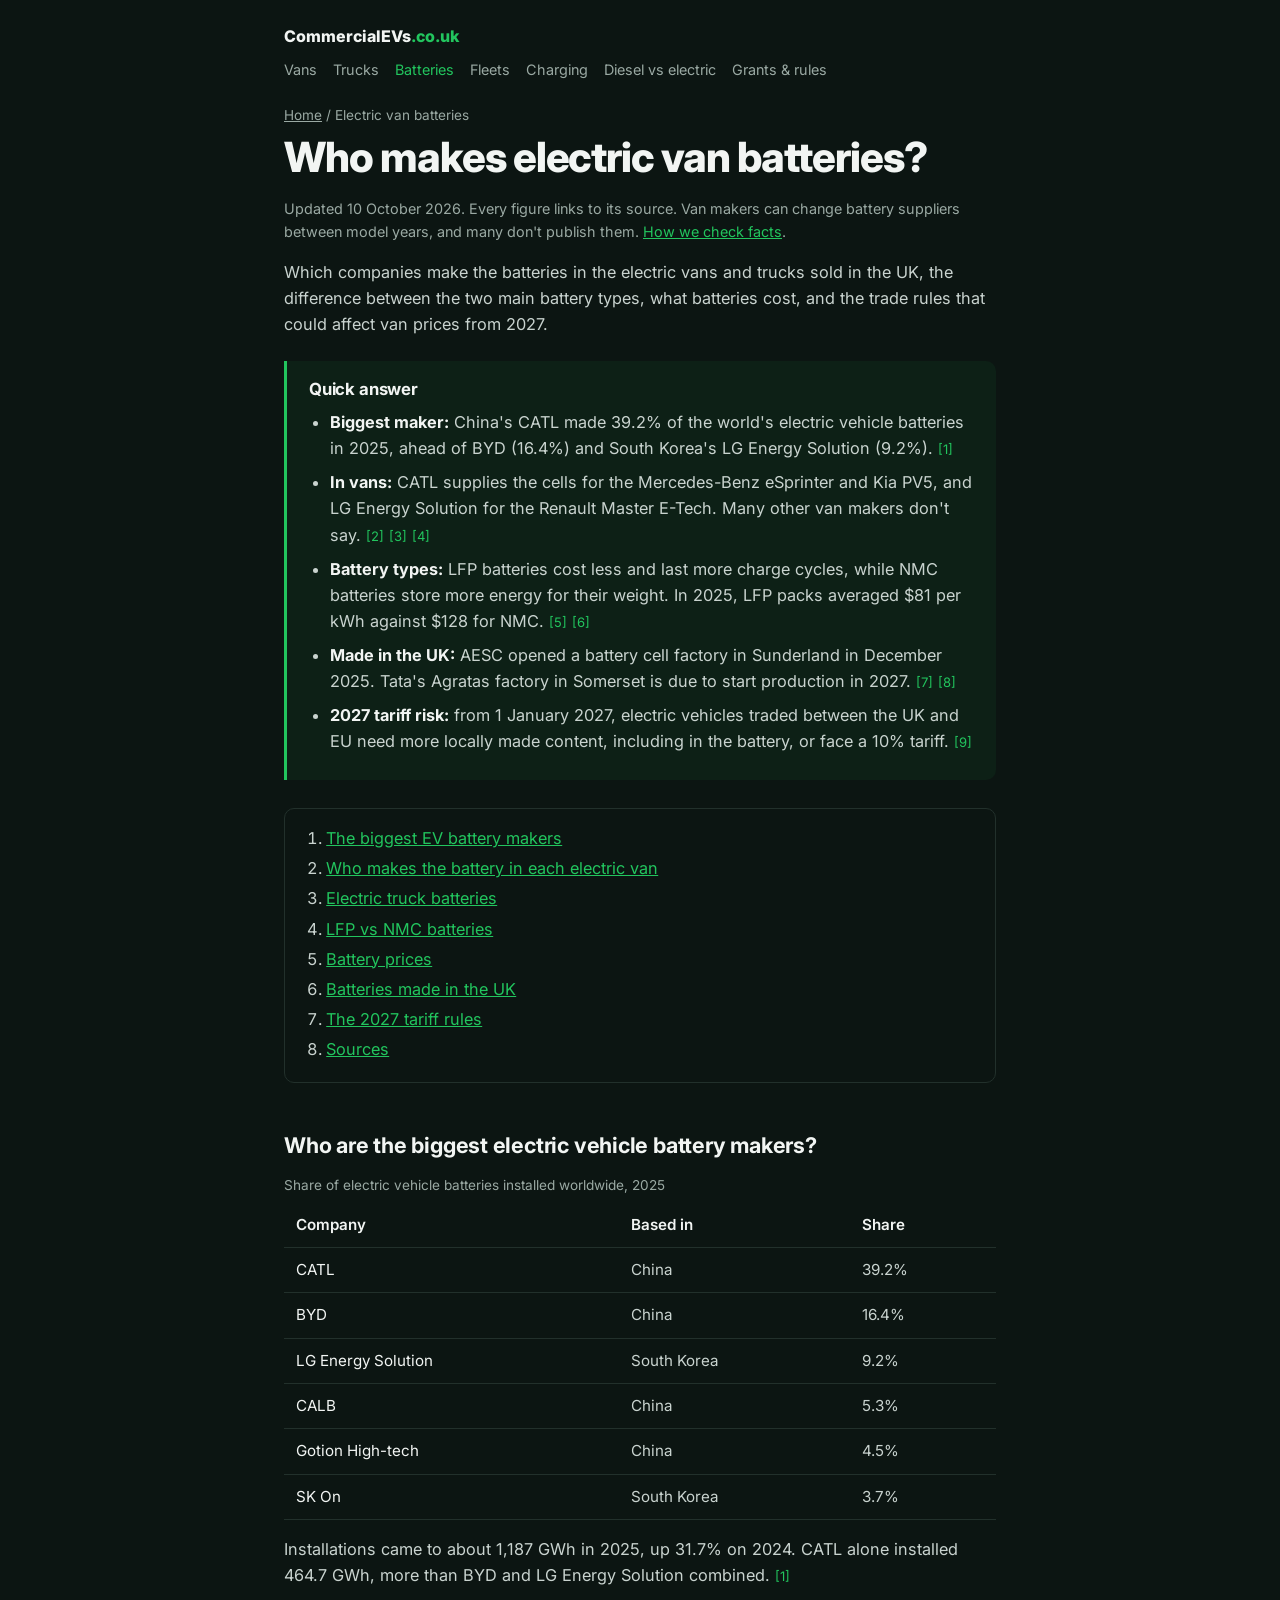
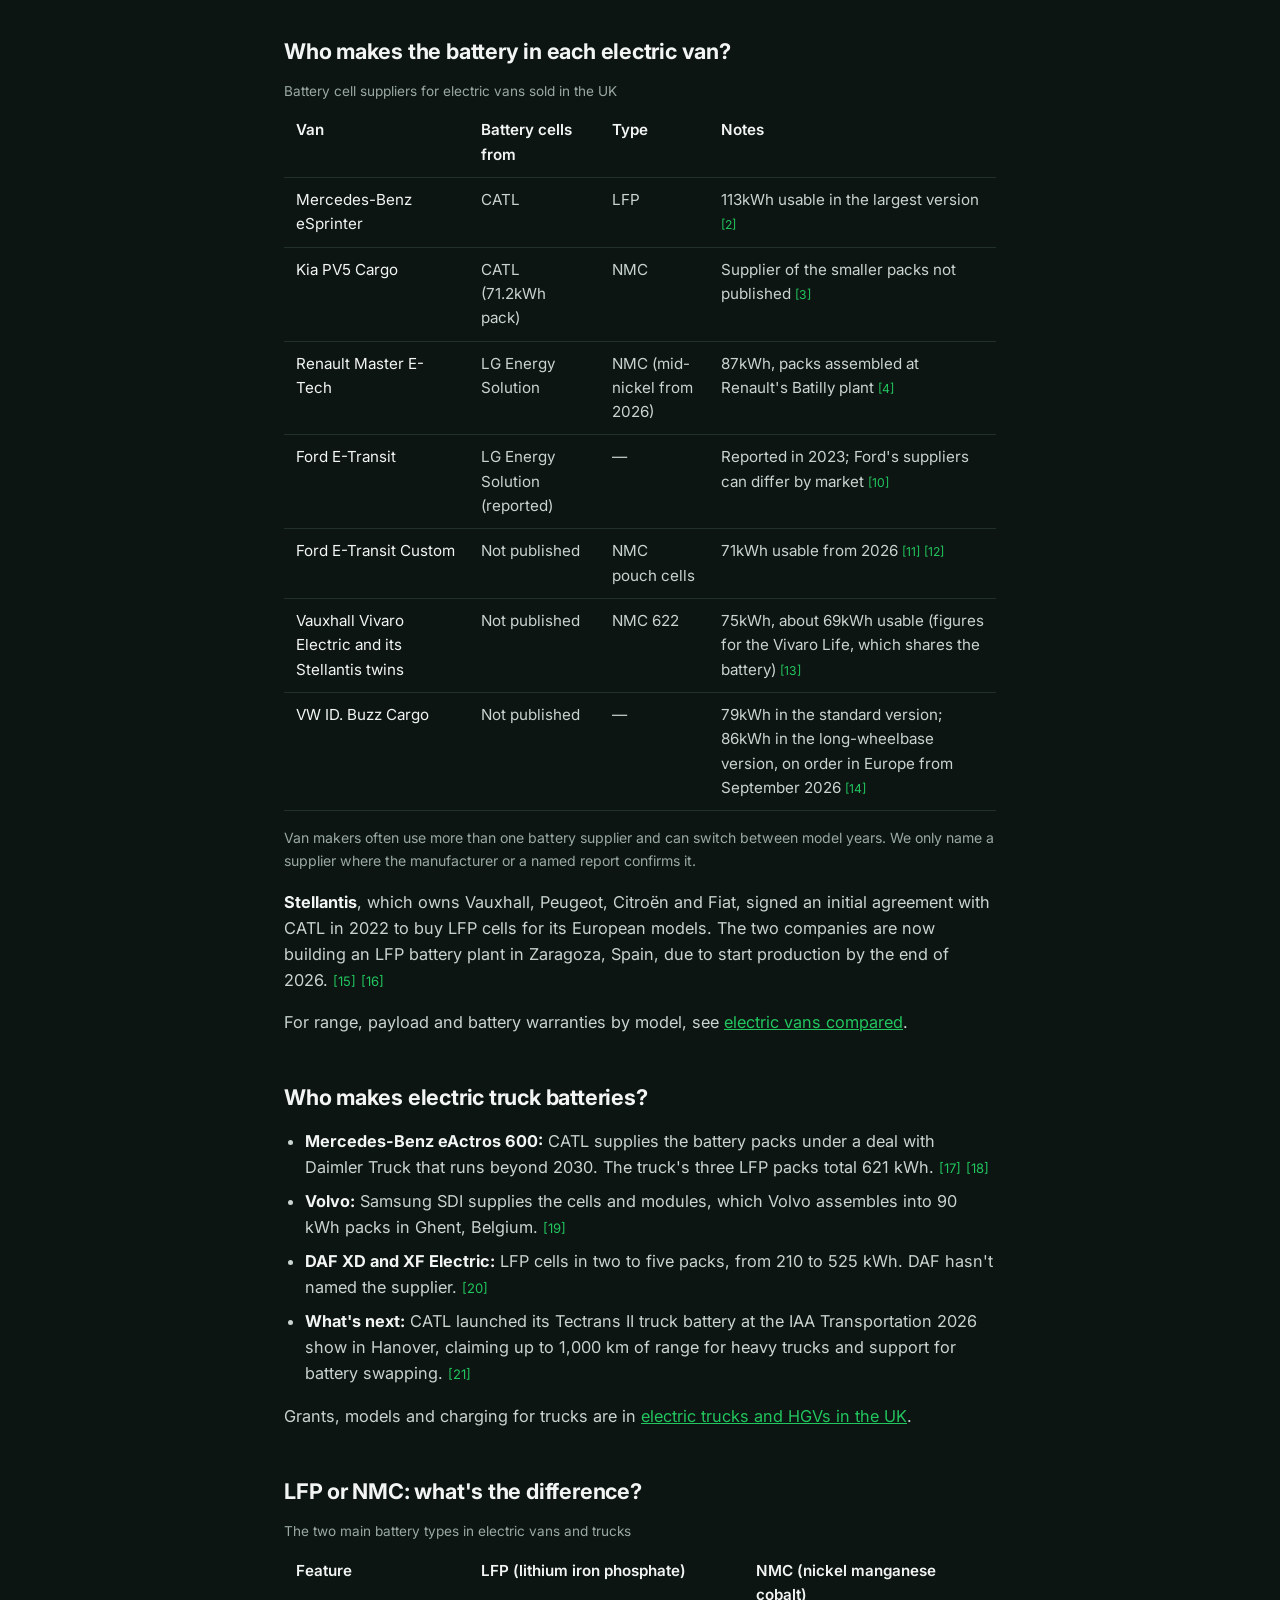
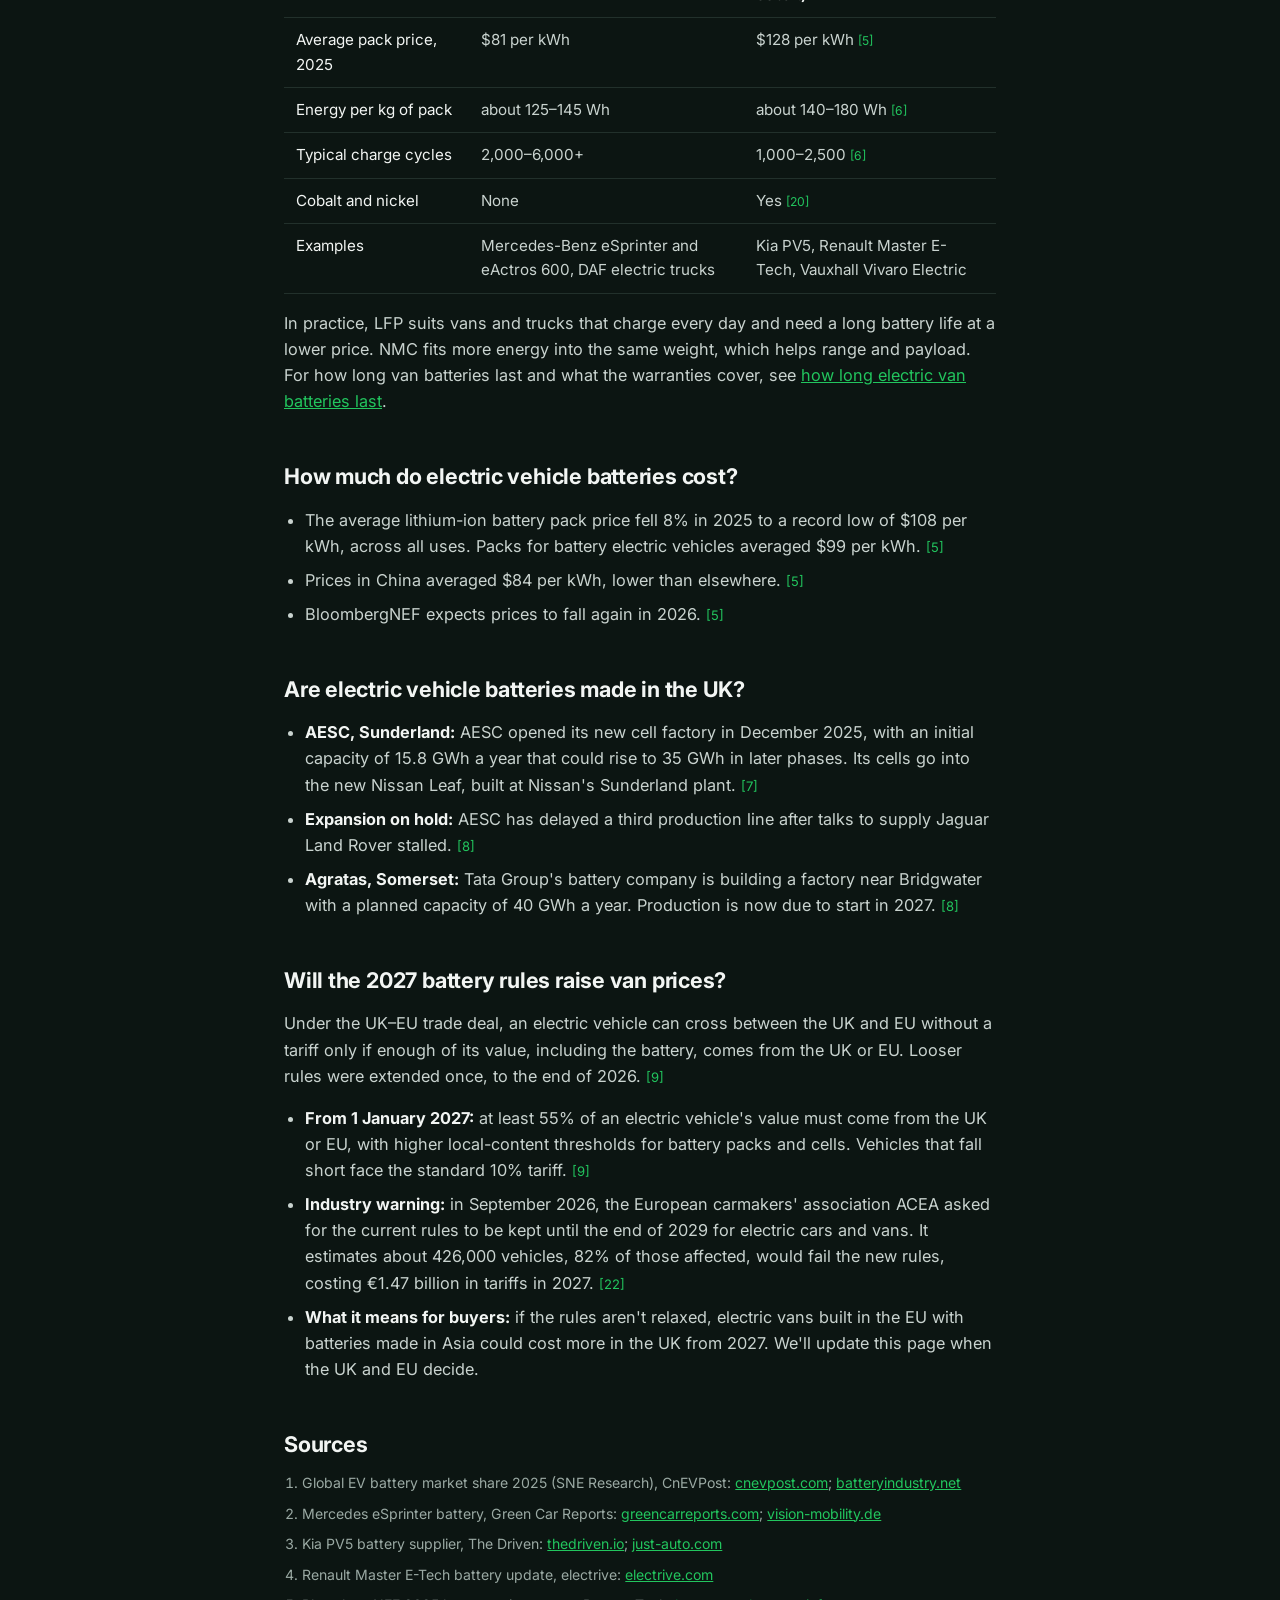
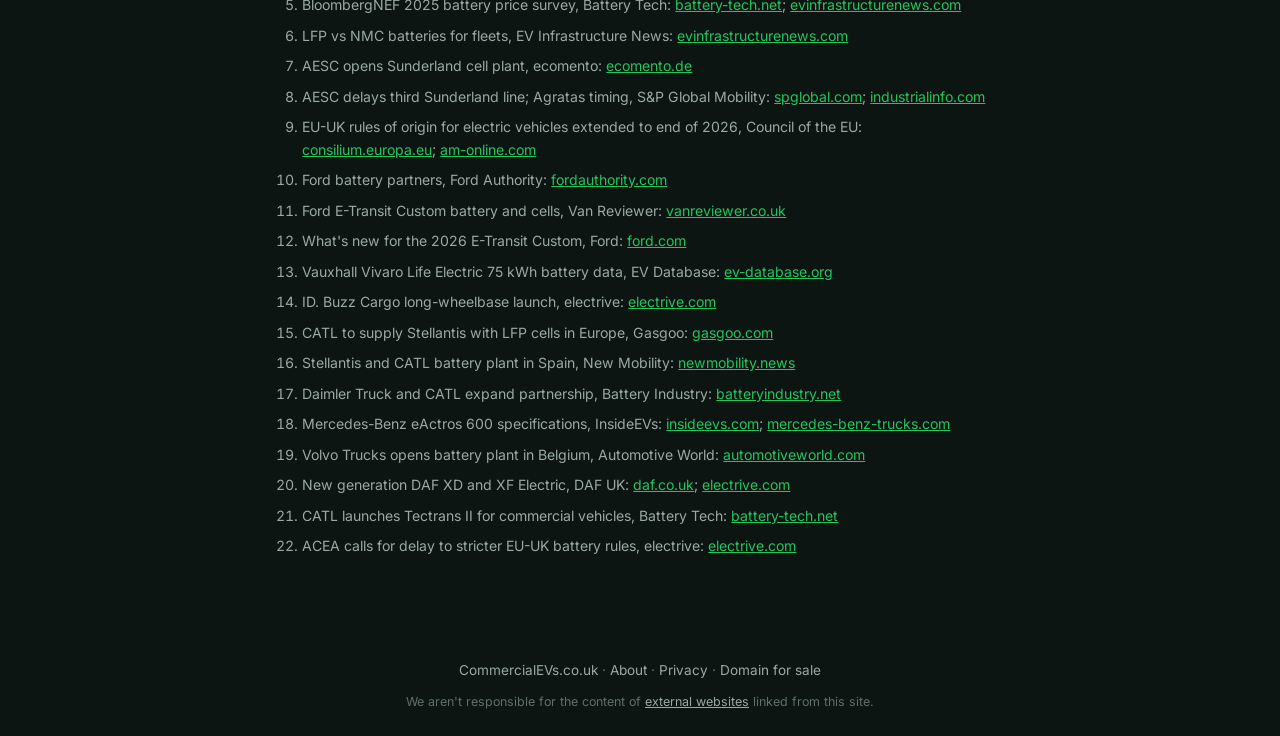
<file: electric-van-batteries/index.html>
<!DOCTYPE html>
<html lang="en-GB">
<head>
  <meta charset="utf-8">
  <meta name="viewport" content="width=device-width, initial-scale=1">
  <!-- Generated by _build/build.py from _build/pages/electric_van_batteries.py. Edit the source, not this file. -->
  <title>Who Makes Electric Van Batteries? CATL, LG &amp; More (2026)</title>
  <meta name="description" content="Who makes the battery in each UK electric van and truck, LFP vs NMC explained, battery prices, UK battery factories and the 2027 UK-EU tariff rules.">
  <link rel="canonical" href="https://commercialevs.co.uk/electric-van-batteries/">
  <meta name="robots" content="index, follow, max-image-preview:large">
  <meta name="theme-color" content="#0c1512">

  <meta property="og:type" content="article">
  <meta property="og:site_name" content="CommercialEVs.co.uk">
  <meta property="og:title" content="Who Makes Electric Van Batteries? CATL, LG &amp; More (2026)">
  <meta property="og:description" content="CATL, LG Energy Solution and more: who makes the battery in each electric van and truck sold in the UK.">
  <meta property="og:url" content="https://commercialevs.co.uk/electric-van-batteries/">
  <meta property="og:image" content="https://commercialevs.co.uk/img/og-guides.png">
  <meta property="og:image:width" content="1200">
  <meta property="og:image:height" content="630">
  <meta property="og:image:alt" content="CommercialEVs.co.uk – UK electric van guides">
  <meta property="og:locale" content="en_GB">
  <meta name="twitter:card" content="summary_large_image">

  <link rel="icon" href="/favicon.ico" sizes="48x48">
  <link rel="icon" href="/favicon.svg" type="image/svg+xml">
  <link rel="apple-touch-icon" href="/img/apple-touch-icon.png">

  <script type="application/ld+json">
  {
    "@context": "https://schema.org",
    "@graph": [
      {
        "@type": "Article",
        "@id": "https://commercialevs.co.uk/electric-van-batteries/#article",
        "headline": "Who Makes Electric Van Batteries? CATL, LG & More (2026)",
        "description": "Who makes the battery in each UK electric van and truck, LFP vs NMC explained, battery prices, UK battery factories and the 2027 UK-EU tariff rules.",
        "datePublished": "2026-10-10",
        "dateModified": "2026-10-10",
        "inLanguage": "en-GB",
        "image": "https://commercialevs.co.uk/img/og-guides.png",
        "mainEntityOfPage": "https://commercialevs.co.uk/electric-van-batteries/",
        "author": { "@type": "Organization", "@id": "https://commercialevs.co.uk/#organization", "name": "CommercialEVs.co.uk", "url": "https://commercialevs.co.uk/", "logo": "https://commercialevs.co.uk/img/logo.png" },
        "publisher": { "@type": "Organization", "@id": "https://commercialevs.co.uk/#organization", "name": "CommercialEVs.co.uk", "url": "https://commercialevs.co.uk/", "logo": "https://commercialevs.co.uk/img/logo.png" },
        "isPartOf": { "@type": "WebSite", "name": "CommercialEVs.co.uk", "url": "https://commercialevs.co.uk/" }
      },
      {
        "@type": "BreadcrumbList",
        "itemListElement": [
          { "@type": "ListItem", "position": 1, "name": "CommercialEVs.co.uk", "item": "https://commercialevs.co.uk/" },
          { "@type": "ListItem", "position": 2, "name": "Electric van batteries", "item": "https://commercialevs.co.uk/electric-van-batteries/" }
        ]
      }
    ]
  }
  </script>

  <!-- Google Analytics 4 -->
  <script async src="https://www.googletagmanager.com/gtag/js?id=G-9Y22D7RMQH"></script>
  <script>
    window.dataLayer = window.dataLayer || [];
    function gtag(){dataLayer.push(arguments);}
    gtag('js', new Date());
    gtag('config', 'G-9Y22D7RMQH');
  </script>

  <!-- Google Tag Manager -->
  <script>(function(w,d,s,l,i){w[l]=w[l]||[];w[l].push({'gtm.start':
    new Date().getTime(),event:'gtm.js'});var f=d.getElementsByTagName(s)[0],
    j=d.createElement(s),dl=l!='dataLayer'?'&l='+l:'';j.async=true;j.src=
    'https://www.googletagmanager.com/gtm.js?id='+i+dl;f.parentNode.insertBefore(j,f);
    })(window,document,'script','dataLayer','GTM-M4XK23H');</script>

  <link href="/css/site.css?v=7" rel="stylesheet">
  <link rel="preconnect" href="https://fonts.googleapis.com">
  <link rel="preconnect" href="https://fonts.gstatic.com" crossorigin>
  <link href="https://fonts.googleapis.com/css2?family=Inter:wght@400;600;800&display=swap" rel="stylesheet" media="print" onload="this.media='all'">
</head>
<body>
  <noscript><iframe src="https://www.googletagmanager.com/ns.html?id=GTM-M4XK23H" height="0" width="0" style="display:none;visibility:hidden"></iframe></noscript>

  <header class="topbar">
    <a class="brandlink" href="/">CommercialEVs<span class="tld">.co.uk</span></a>
    <nav class="topnav" aria-label="Guides">
      <a href="/electric-vans-uk/">Vans</a>
      <a href="/electric-trucks-uk/">Trucks</a>
      <a href="/electric-van-batteries/" aria-current="page">Batteries</a>
      <a href="/electric-van-fleets-uk/">Fleets</a>
      <a href="/charging-an-electric-van/">Charging</a>
      <a href="/diesel-vs-electric-vans/">Diesel vs electric</a>
      <a href="/commercial-electric-vehicles-uk/">Grants &amp; rules</a>
    </nav>
  </header>

  <main class="doc">
    <nav class="crumbs" aria-label="Breadcrumb"><a href="/">Home</a> / Electric van batteries</nav>

    <h1>Who makes electric van batteries?</h1>
    <p class="meta">Updated 10 October 2026. Every figure links to its source. Van makers can change battery suppliers between model years, and many don't publish them. <a href="/about/">How we check facts</a>.</p>
    <p>Which companies make the batteries in the electric vans and trucks sold in the UK, the difference between the two main battery types, what batteries cost, and the trade rules that could affect van prices from 2027.</p>

    <section class="summary" aria-label="Quick answer">
      <h2>Quick answer</h2>
      <ul>
        <li><strong>Biggest maker:</strong> China's CATL made 39.2% of the world's electric vehicle batteries in 2025, ahead of BYD (16.4%) and South Korea's LG Energy Solution (9.2%). <a href="#s1">[1]</a></li>
        <li><strong>In vans:</strong> CATL supplies the cells for the Mercedes-Benz eSprinter and Kia PV5, and LG Energy Solution for the Renault Master E-Tech. Many other van makers don't say. <a href="#s2">[2]</a> <a href="#s3">[3]</a> <a href="#s4">[4]</a></li>
        <li><strong>Battery types:</strong> LFP batteries cost less and last more charge cycles, while NMC batteries store more energy for their weight. In 2025, LFP packs averaged $81 per kWh against $128 for NMC. <a href="#s5">[5]</a> <a href="#s6">[6]</a></li>
        <li><strong>Made in the UK:</strong> AESC opened a battery cell factory in Sunderland in December 2025. Tata's Agratas factory in Somerset is due to start production in 2027. <a href="#s7">[7]</a> <a href="#s8">[8]</a></li>
        <li><strong>2027 tariff risk:</strong> from 1 January 2027, electric vehicles traded between the UK and EU need more locally made content, including in the battery, or face a 10% tariff. <a href="#s9">[9]</a></li>
      </ul>
    </section>

    <nav class="toc" aria-label="Contents">
      <ol>
        <li><a href="#makers">The biggest EV battery makers</a></li>
        <li><a href="#vans">Who makes the battery in each electric van</a></li>
        <li><a href="#trucks">Electric truck batteries</a></li>
        <li><a href="#chemistry">LFP vs NMC batteries</a></li>
        <li><a href="#prices">Battery prices</a></li>
        <li><a href="#uk">Batteries made in the UK</a></li>
        <li><a href="#tariff">The 2027 tariff rules</a></li>
        <li><a href="#sources">Sources</a></li>
      </ol>
    </nav>

    <h2 id="makers">Who are the biggest electric vehicle battery makers?</h2>
    <div class="table-wrap"><table>
      <caption>Share of electric vehicle batteries installed worldwide, 2025</caption>
      <thead><tr><th>Company</th><th>Based in</th><th>Share</th></tr></thead>
      <tbody>
        <tr><td>CATL</td><td>China</td><td>39.2%</td></tr>
        <tr><td>BYD</td><td>China</td><td>16.4%</td></tr>
        <tr><td>LG Energy Solution</td><td>South Korea</td><td>9.2%</td></tr>
        <tr><td>CALB</td><td>China</td><td>5.3%</td></tr>
        <tr><td>Gotion High-tech</td><td>China</td><td>4.5%</td></tr>
        <tr><td>SK On</td><td>South Korea</td><td>3.7%</td></tr>
      </tbody>
    </table></div>
    <p>Installations came to about 1,187 GWh in 2025, up 31.7% on 2024. CATL alone installed 464.7 GWh, more than BYD and LG Energy Solution combined. <a href="#s1">[1]</a></p>

    <h2 id="vans">Who makes the battery in each electric van?</h2>
    <div class="table-wrap"><table class="wide">
      <caption>Battery cell suppliers for electric vans sold in the UK</caption>
      <thead><tr><th>Van</th><th>Battery cells from</th><th>Type</th><th>Notes</th></tr></thead>
      <tbody>
        <tr><td>Mercedes-Benz eSprinter</td><td>CATL</td><td>LFP</td><td>113kWh usable in the largest version <a href="#s2">[2]</a></td></tr>
        <tr><td>Kia PV5 Cargo</td><td>CATL (71.2kWh pack)</td><td>NMC</td><td>Supplier of the smaller packs not published <a href="#s3">[3]</a></td></tr>
        <tr><td>Renault Master E-Tech</td><td>LG Energy Solution</td><td>NMC (mid-nickel from 2026)</td><td>87kWh, packs assembled at Renault's Batilly plant <a href="#s4">[4]</a></td></tr>
        <tr><td>Ford E-Transit</td><td>LG Energy Solution (reported)</td><td>—</td><td>Reported in 2023; Ford's suppliers can differ by market <a href="#s10">[10]</a></td></tr>
        <tr><td>Ford E-Transit Custom</td><td>Not published</td><td>NMC pouch cells</td><td>71kWh usable from 2026 <a href="#s11">[11]</a> <a href="#s12">[12]</a></td></tr>
        <tr><td>Vauxhall Vivaro Electric and its Stellantis twins</td><td>Not published</td><td>NMC 622</td><td>75kWh, about 69kWh usable (figures for the Vivaro Life, which shares the battery) <a href="#s13">[13]</a></td></tr>
        <tr><td>VW ID. Buzz Cargo</td><td>Not published</td><td>—</td><td>79kWh in the standard version; 86kWh in the long-wheelbase version, on order in Europe from September 2026 <a href="#s14">[14]</a></td></tr>
      </tbody>
    </table></div>
    <p class="note">Van makers often use more than one battery supplier and can switch between model years. We only name a supplier where the manufacturer or a named report confirms it.</p>
    <p><strong>Stellantis</strong>, which owns Vauxhall, Peugeot, Citroën and Fiat, signed an initial agreement with CATL in 2022 to buy LFP cells for its European models. The two companies are now building an LFP battery plant in Zaragoza, Spain, due to start production by the end of 2026. <a href="#s15">[15]</a> <a href="#s16">[16]</a></p>
    <p>For range, payload and battery warranties by model, see <a href="/electric-vans-uk/">electric vans compared</a>.</p>

    <h2 id="trucks">Who makes electric truck batteries?</h2>
    <ul>
      <li><strong>Mercedes-Benz eActros 600:</strong> CATL supplies the battery packs under a deal with Daimler Truck that runs beyond 2030. The truck's three LFP packs total 621 kWh. <a href="#s17">[17]</a> <a href="#s18">[18]</a></li>
      <li><strong>Volvo:</strong> Samsung SDI supplies the cells and modules, which Volvo assembles into 90 kWh packs in Ghent, Belgium. <a href="#s19">[19]</a></li>
      <li><strong>DAF XD and XF Electric:</strong> LFP cells in two to five packs, from 210 to 525 kWh. DAF hasn't named the supplier. <a href="#s20">[20]</a></li>
      <li><strong>What's next:</strong> CATL launched its Tectrans II truck battery at the IAA Transportation 2026 show in Hanover, claiming up to 1,000 km of range for heavy trucks and support for battery swapping. <a href="#s21">[21]</a></li>
    </ul>
    <p>Grants, models and charging for trucks are in <a href="/electric-trucks-uk/">electric trucks and HGVs in the UK</a>.</p>

    <h2 id="chemistry">LFP or NMC: what's the difference?</h2>
    <div class="table-wrap"><table class="wide">
      <caption>The two main battery types in electric vans and trucks</caption>
      <thead><tr><th>Feature</th><th>LFP (lithium iron phosphate)</th><th>NMC (nickel manganese cobalt)</th></tr></thead>
      <tbody>
        <tr><td>Average pack price, 2025</td><td>$81 per kWh</td><td>$128 per kWh <a href="#s5">[5]</a></td></tr>
        <tr><td>Energy per kg of pack</td><td>about 125–145 Wh</td><td>about 140–180 Wh <a href="#s6">[6]</a></td></tr>
        <tr><td>Typical charge cycles</td><td>2,000–6,000+</td><td>1,000–2,500 <a href="#s6">[6]</a></td></tr>
        <tr><td>Cobalt and nickel</td><td>None</td><td>Yes <a href="#s20">[20]</a></td></tr>
        <tr><td>Examples</td><td>Mercedes-Benz eSprinter and eActros 600, DAF electric trucks</td><td>Kia PV5, Renault Master E-Tech, Vauxhall Vivaro Electric</td></tr>
      </tbody>
    </table></div>
    <p>In practice, LFP suits vans and trucks that charge every day and need a long battery life at a lower price. NMC fits more energy into the same weight, which helps range and payload. For how long van batteries last and what the warranties cover, see <a href="/electric-vans-uk/#battery">how long electric van batteries last</a>.</p>

    <h2 id="prices">How much do electric vehicle batteries cost?</h2>
    <ul>
      <li>The average lithium-ion battery pack price fell 8% in 2025 to a record low of $108 per kWh, across all uses. Packs for battery electric vehicles averaged $99 per kWh. <a href="#s5">[5]</a></li>
      <li>Prices in China averaged $84 per kWh, lower than elsewhere. <a href="#s5">[5]</a></li>
      <li>BloombergNEF expects prices to fall again in 2026. <a href="#s5">[5]</a></li>
    </ul>

    <h2 id="uk">Are electric vehicle batteries made in the UK?</h2>
    <ul>
      <li><strong>AESC, Sunderland:</strong> AESC opened its new cell factory in December 2025, with an initial capacity of 15.8 GWh a year that could rise to 35 GWh in later phases. Its cells go into the new Nissan Leaf, built at Nissan's Sunderland plant. <a href="#s7">[7]</a></li>
      <li><strong>Expansion on hold:</strong> AESC has delayed a third production line after talks to supply Jaguar Land Rover stalled. <a href="#s8">[8]</a></li>
      <li><strong>Agratas, Somerset:</strong> Tata Group's battery company is building a factory near Bridgwater with a planned capacity of 40 GWh a year. Production is now due to start in 2027. <a href="#s8">[8]</a></li>
    </ul>

    <h2 id="tariff">Will the 2027 battery rules raise van prices?</h2>
    <p>Under the UK–EU trade deal, an electric vehicle can cross between the UK and EU without a tariff only if enough of its value, including the battery, comes from the UK or EU. Looser rules were extended once, to the end of 2026. <a href="#s9">[9]</a></p>
    <ul>
      <li><strong>From 1 January 2027:</strong> at least 55% of an electric vehicle's value must come from the UK or EU, with higher local-content thresholds for battery packs and cells. Vehicles that fall short face the standard 10% tariff. <a href="#s9">[9]</a></li>
      <li><strong>Industry warning:</strong> in September 2026, the European carmakers' association ACEA asked for the current rules to be kept until the end of 2029 for electric cars and vans. It estimates about 426,000 vehicles, 82% of those affected, would fail the new rules, costing €1.47 billion in tariffs in 2027. <a href="#s22">[22]</a></li>
      <li><strong>What it means for buyers:</strong> if the rules aren't relaxed, electric vans built in the EU with batteries made in Asia could cost more in the UK from 2027. We'll update this page when the UK and EU decide.</li>
    </ul>

    <h2 id="sources">Sources</h2>
    <ol class="sources">
      <li id="s1">Global EV battery market share 2025 (SNE Research), CnEVPost: <a href="https://cnevpost.com/2026/02/04/global-ev-battery-market-share-2025/" rel="nofollow noopener" target="_blank">cnevpost.com</a>; <a href="https://batteryindustry.net/catl-leads-worldwide-ev-battery-rankings-new-sne-research-data-shows/" rel="nofollow noopener" target="_blank">batteryindustry.net</a></li>
      <li id="s2">Mercedes eSprinter battery, Green Car Reports: <a href="https://www.greencarreports.com/news/1140662_mercedes-first-us-electric-vans-are-now-available-starting-at-74-181" rel="nofollow noopener" target="_blank">greencarreports.com</a>; <a href="https://vision-mobility.de/en/news/introduction-of-the-mercedes-esprinter-the-electric-star-goes-further-in-the-future-237838.html" rel="nofollow noopener" target="_blank">vision-mobility.de</a></li>
      <li id="s3">Kia PV5 battery supplier, The Driven: <a href="https://thedriven.io/?p=193711" rel="nofollow noopener" target="_blank">thedriven.io</a>; <a href="https://www.just-auto.com/?p=181588" rel="nofollow noopener" target="_blank">just-auto.com</a></li>
      <li id="s4">Renault Master E-Tech battery update, electrive: <a href="https://electrive.com/2026/07/08/renault-refreshes-master-e-tech-with-battery-and-comfort-upgrades" rel="nofollow noopener" target="_blank">electrive.com</a></li>
      <li id="s5">BloombergNEF 2025 battery price survey, Battery Tech: <a href="https://battery-tech.net/battery-markets-news/lithium-ion-battery-pack-prices-hit-record-low-at-108-kwh/" rel="nofollow noopener" target="_blank">battery-tech.net</a>; <a href="https://www.evinfrastructurenews.com/ev-technology/bloomberg-nef-lithium-ion-battery-pack-prices-drop-worldwide-ev-applications-hit-by-higher-materials-cost" rel="nofollow noopener" target="_blank">evinfrastructurenews.com</a></li>
      <li id="s6">LFP vs NMC batteries for fleets, EV Infrastructure News: <a href="https://www.evinfrastructurenews.com/ev-battery/lfp-vs-nmc-battery-comparison-fleet-guide" rel="nofollow noopener" target="_blank">evinfrastructurenews.com</a></li>
      <li id="s7">AESC opens Sunderland cell plant, ecomento: <a href="https://ecomento.de/?p=126595" rel="nofollow noopener" target="_blank">ecomento.de</a></li>
      <li id="s8">AESC delays third Sunderland line; Agratas timing, S&P Global Mobility: <a href="https://autotechinsight.spglobal.com/news/5290076/aesc-delays-third-sunderland-battery-line-after-jlr-talks-stall" rel="nofollow noopener" target="_blank">spglobal.com</a>; <a href="https://www.industrialinfo.com/iirenergy/industry-news/article/tata-confirms-uk-site-for-ev-battery-gigafactory--328735" rel="nofollow noopener" target="_blank">industrialinfo.com</a></li>
      <li id="s9">EU-UK rules of origin for electric vehicles extended to end of 2026, Council of the EU: <a href="https://www.consilium.europa.eu/en/press/press-releases/2023/12/21/eu-uk-relations-council-greenlights-extension-of-current-rules-of-origin-for-electric-vehicles-until-the-end-of-2026/" rel="noopener" target="_blank">consilium.europa.eu</a>; <a href="https://www.am-online.com/news/most-eu-built-evs-could-face-10-uk-tariffs-from-2027" rel="nofollow noopener" target="_blank">am-online.com</a></li>
      <li id="s10">Ford battery partners, Ford Authority: <a href="https://fordauthority.com/2023/10/ford-ev-partner-lg-biggest-battery-producer-outside-china" rel="nofollow noopener" target="_blank">fordauthority.com</a></li>
      <li id="s11">Ford E-Transit Custom battery and cells, Van Reviewer: <a href="https://vanreviewer.co.uk/battery-charging-range/what-is-the-ford-e-transit-custom-battery-range/" rel="nofollow noopener" target="_blank">vanreviewer.co.uk</a></li>
      <li id="s12">What's new for the 2026 E-Transit Custom, Ford: <a href="https://www.fromtheroad.ford.com/eur/en/articles/2025/whats-new-e-transit-custom-2026" rel="nofollow noopener" target="_blank">ford.com</a></li>
      <li id="s13">Vauxhall Vivaro Life Electric 75 kWh battery data, EV Database: <a href="https://ev-database.org/uk/car/2262/Vauxhall-Vivaro-Life-Electric-75-kWh" rel="nofollow noopener" target="_blank">ev-database.org</a></li>
      <li id="s14">ID. Buzz Cargo long-wheelbase launch, electrive: <a href="https://www.electrive.com/2026/09/23/volkswagen-launches-long-wheelbase-version-of-the-id-buzz-cargo-for-e48490/" rel="nofollow noopener" target="_blank">electrive.com</a></li>
      <li id="s15">CATL to supply Stellantis with LFP cells in Europe, Gasgoo: <a href="https://autonews.gasgoo.com/articles/news/catl-to-supply-stellantis-with-battery-cells-modules-for-ev-production-in-europe-70029555" rel="nofollow noopener" target="_blank">gasgoo.com</a></li>
      <li id="s16">Stellantis and CATL battery plant in Spain, New Mobility: <a href="https://newmobility.news/2024/12/11/stellantis-and-catl-pump-e4-1-billion-in-joint-spanish-battery-plant/" rel="nofollow noopener" target="_blank">newmobility.news</a></li>
      <li id="s17">Daimler Truck and CATL expand partnership, Battery Industry: <a href="https://batteryindustry.net/daimler-truck-ag-and-catl-expand-global-partnership-joint-development-of-sophisticated-truck-focused-batteries-and-supply-agreed-beyond-2030" rel="nofollow noopener" target="_blank">batteryindustry.net</a></li>
      <li id="s18">Mercedes-Benz eActros 600 specifications, InsideEVs: <a href="https://insideevs.com/news/691149/mercedes-eactros-truck-reveal-range-battery-specs/" rel="nofollow noopener" target="_blank">insideevs.com</a>; <a href="https://www.mercedes-benz-trucks.com/gb/en/trucks/eactros.html" rel="nofollow noopener" target="_blank">mercedes-benz-trucks.com</a></li>
      <li id="s19">Volvo Trucks opens battery plant in Belgium, Automotive World: <a href="https://www.automotiveworld.com/news/volvo-trucks-opens-battery-plant-in-belgium/" rel="nofollow noopener" target="_blank">automotiveworld.com</a></li>
      <li id="s20">New generation DAF XD and XF Electric, DAF UK: <a href="https://www.daf.co.uk/en/news-and-media/news-articles/global/2025/new-generation-daf-xd-and-xf-electric-are-setting-the-standard" rel="nofollow noopener" target="_blank">daf.co.uk</a>; <a href="https://www.electrive.com/2025/09/22/daf-begins-series-production-of-xd-and-xf-electric-electric-trucks" rel="nofollow noopener" target="_blank">electrive.com</a></li>
      <li id="s21">CATL launches Tectrans II for commercial vehicles, Battery Tech: <a href="https://battery-tech.net/battery-markets-news/catl-launches-tectrans-ii-battery-for-commercial-vehicles/" rel="nofollow noopener" target="_blank">battery-tech.net</a></li>
      <li id="s22">ACEA calls for delay to stricter EU-UK battery rules, electrive: <a href="https://www.electrive.com/2026/09/22/acea-calls-for-delay-to-stricter-eu-uk-battery-rules/" rel="nofollow noopener" target="_blank">electrive.com</a></li>
    </ol>
  </main>

  <footer class="footer">
    <p><a href="/">CommercialEVs.co.uk</a> &middot; <a href="/about/">About</a> &middot; <a href="/privacy/">Privacy</a> &middot; <a href="/domain-for-sale/">Domain for sale</a></p>
    <p class="footer-note">We aren't responsible for the content of <a href="/about/#external-links">external websites</a> linked from this site.</p>
  </footer>
</body>
</html>
</file>
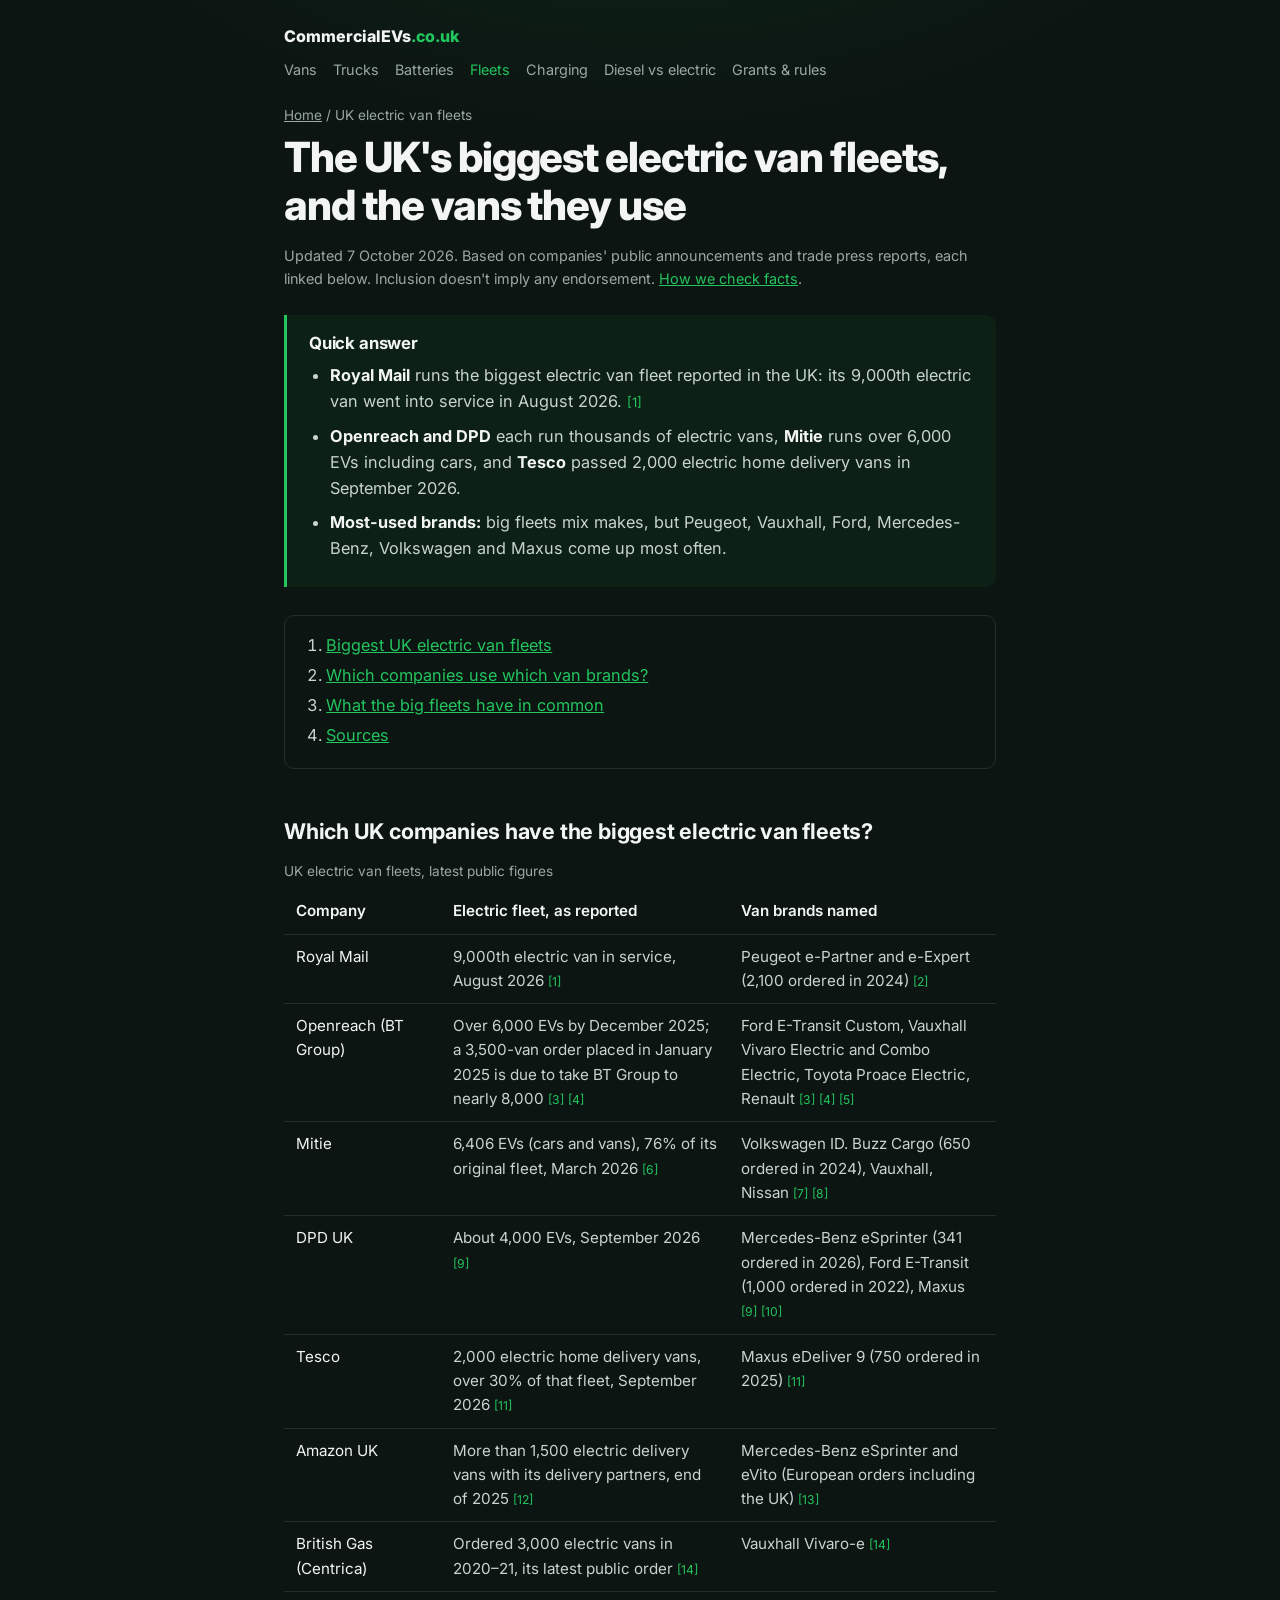
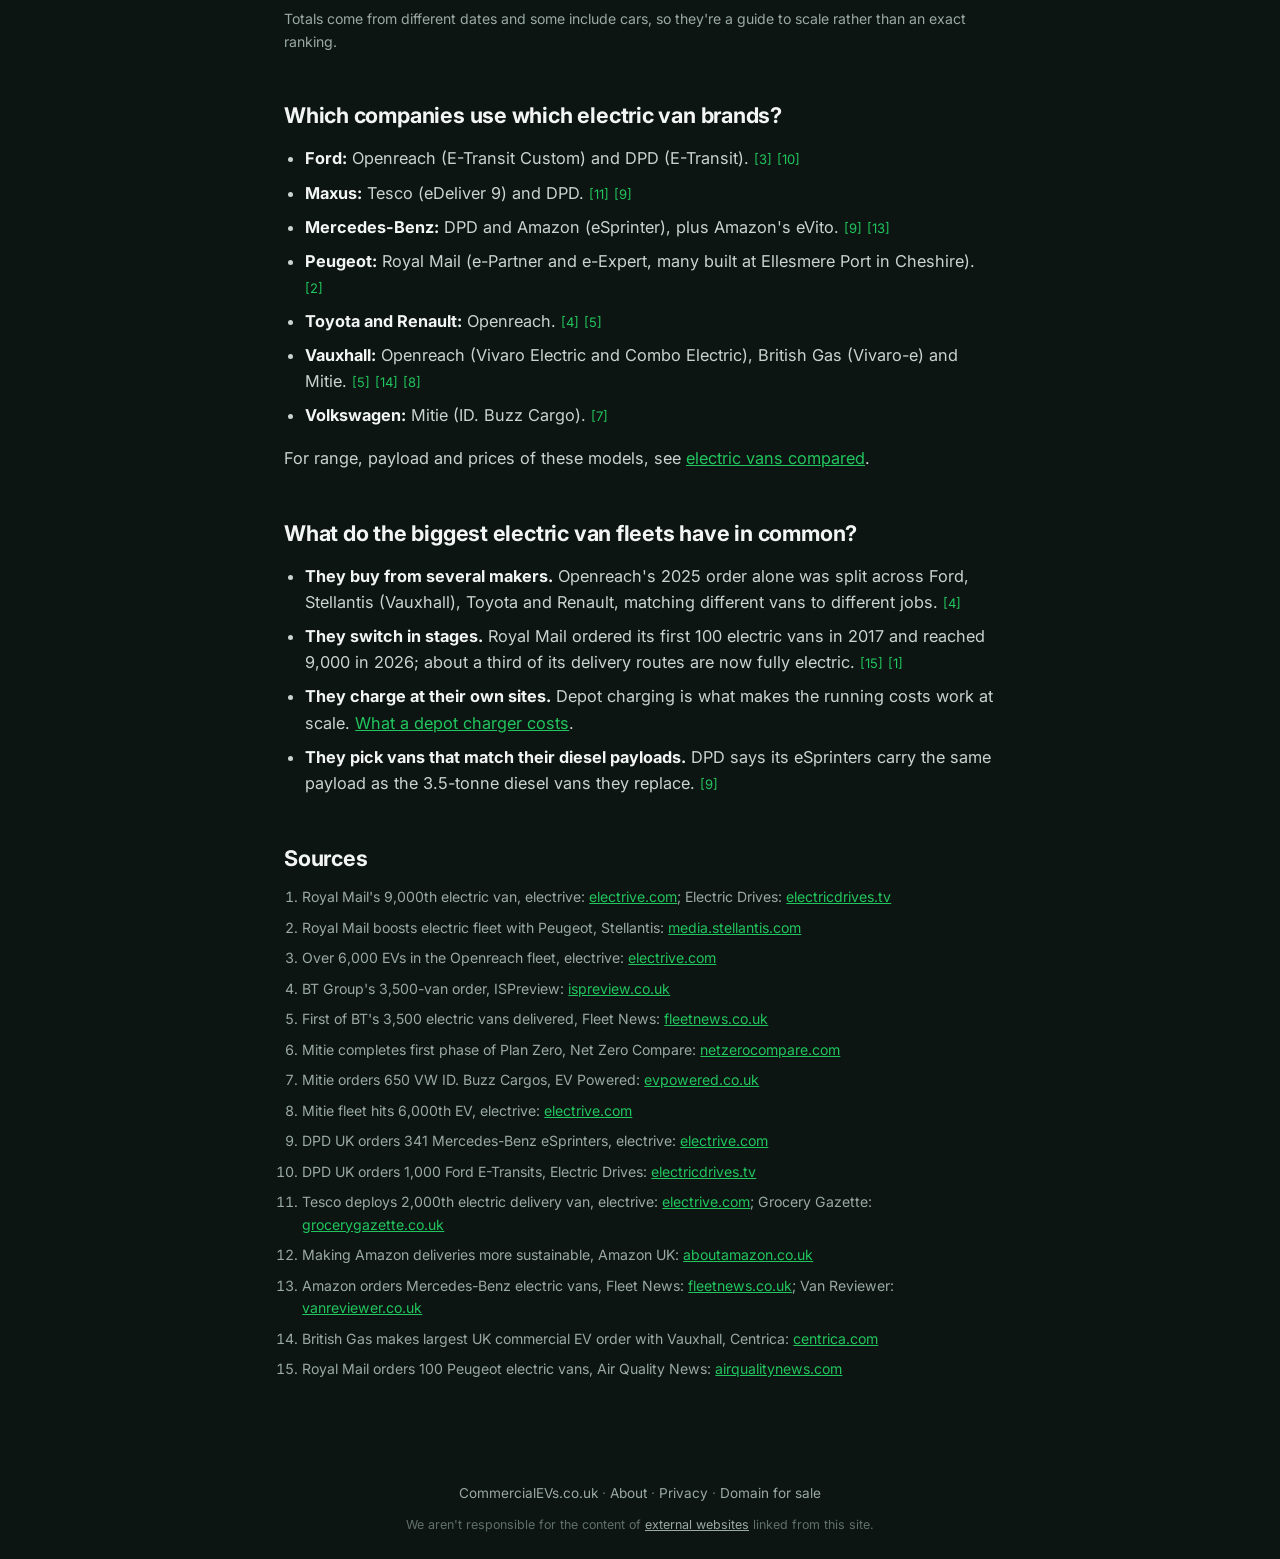
<file: electric-van-fleets-uk/index.html>
<!DOCTYPE html>
<html lang="en-GB">
<head>
  <meta charset="utf-8">
  <meta name="viewport" content="width=device-width, initial-scale=1">
  <title>UK's Biggest Electric Van Fleets 2026: Who Uses Which Vans</title>
  <meta name="description" content="The UK companies with the biggest electric van fleets, how many vans they run and which brands: Royal Mail, Openreach, Mitie, DPD, Tesco, Amazon and more.">
  <link rel="canonical" href="https://commercialevs.co.uk/electric-van-fleets-uk/">
  <meta name="robots" content="index, follow, max-image-preview:large">
  <meta name="theme-color" content="#0c1512">

  <meta property="og:type" content="article">
  <meta property="og:site_name" content="CommercialEVs.co.uk">
  <meta property="og:title" content="UK's Biggest Electric Van Fleets 2026: Who Uses Which Vans">
  <meta property="og:description" content="Royal Mail, Openreach, Mitie, DPD, Tesco, Amazon and more: fleet sizes and the van brands they use.">
  <meta property="og:url" content="https://commercialevs.co.uk/electric-van-fleets-uk/">
  <meta property="og:image" content="https://commercialevs.co.uk/img/og-guides.png">
  <meta property="og:image:width" content="1200">
  <meta property="og:image:height" content="630">
  <meta property="og:image:alt" content="CommercialEVs.co.uk – UK electric van guides">
  <meta property="og:locale" content="en_GB">
  <meta name="twitter:card" content="summary_large_image">

  <link rel="icon" href="/favicon.ico" sizes="48x48">
  <link rel="icon" href="/favicon.svg" type="image/svg+xml">
  <link rel="apple-touch-icon" href="/img/apple-touch-icon.png">

  <script type="application/ld+json">
  {
    "@context": "https://schema.org",
    "@graph": [
      {
        "@type": "Article",
        "@id": "https://commercialevs.co.uk/electric-van-fleets-uk/#article",
        "headline": "UK's Biggest Electric Van Fleets 2026: Who Uses Which Vans",
        "description": "The UK companies with the biggest electric van fleets, how many vans they run and which brands: Royal Mail, Openreach, Mitie, DPD, Tesco, Amazon and more.",
        "datePublished": "2026-10-07",
        "dateModified": "2026-10-07",
        "inLanguage": "en-GB",
        "image": "https://commercialevs.co.uk/img/og-guides.png",
        "mainEntityOfPage": "https://commercialevs.co.uk/electric-van-fleets-uk/",
        "author": { "@type": "Organization", "@id": "https://commercialevs.co.uk/#organization", "name": "CommercialEVs.co.uk", "url": "https://commercialevs.co.uk/", "logo": "https://commercialevs.co.uk/img/logo.png" },
        "publisher": { "@type": "Organization", "@id": "https://commercialevs.co.uk/#organization", "name": "CommercialEVs.co.uk", "url": "https://commercialevs.co.uk/", "logo": "https://commercialevs.co.uk/img/logo.png" },
        "isPartOf": { "@type": "WebSite", "name": "CommercialEVs.co.uk", "url": "https://commercialevs.co.uk/" }
      },
      {
        "@type": "BreadcrumbList",
        "itemListElement": [
          { "@type": "ListItem", "position": 1, "name": "CommercialEVs.co.uk", "item": "https://commercialevs.co.uk/" },
          { "@type": "ListItem", "position": 2, "name": "UK electric van fleets", "item": "https://commercialevs.co.uk/electric-van-fleets-uk/" }
        ]
      }
    ]
  }
  </script>

  <!-- Google Analytics 4 -->
  <script async src="https://www.googletagmanager.com/gtag/js?id=G-9Y22D7RMQH"></script>
  <script>
    window.dataLayer = window.dataLayer || [];
    function gtag(){dataLayer.push(arguments);}
    gtag('js', new Date());
    gtag('config', 'G-9Y22D7RMQH');
  </script>

  <!-- Google Tag Manager -->
  <script>(function(w,d,s,l,i){w[l]=w[l]||[];w[l].push({'gtm.start':
    new Date().getTime(),event:'gtm.js'});var f=d.getElementsByTagName(s)[0],
    j=d.createElement(s),dl=l!='dataLayer'?'&l='+l:'';j.async=true;j.src=
    'https://www.googletagmanager.com/gtm.js?id='+i+dl;f.parentNode.insertBefore(j,f);
    })(window,document,'script','dataLayer','GTM-M4XK23H');</script>

  <link href="/css/site.css?v=7" rel="stylesheet">
  <link rel="preconnect" href="https://fonts.googleapis.com">
  <link rel="preconnect" href="https://fonts.gstatic.com" crossorigin>
  <link href="https://fonts.googleapis.com/css2?family=Inter:wght@400;600;800&display=swap" rel="stylesheet" media="print" onload="this.media='all'">
</head>
<body>
  <noscript><iframe src="https://www.googletagmanager.com/ns.html?id=GTM-M4XK23H" height="0" width="0" style="display:none;visibility:hidden"></iframe></noscript>

  <header class="topbar">
    <a class="brandlink" href="/">CommercialEVs<span class="tld">.co.uk</span></a>
    <nav class="topnav" aria-label="Guides">
      <a href="/electric-vans-uk/">Vans</a>
      <a href="/electric-trucks-uk/">Trucks</a>
      <a href="/electric-van-batteries/">Batteries</a>
      <a href="/electric-van-fleets-uk/" aria-current="page">Fleets</a>
      <a href="/charging-an-electric-van/">Charging</a>
      <a href="/diesel-vs-electric-vans/">Diesel vs electric</a>
      <a href="/commercial-electric-vehicles-uk/">Grants &amp; rules</a>
    </nav>
  </header>

  <main class="doc">
    <nav class="crumbs" aria-label="Breadcrumb"><a href="/">Home</a> / UK electric van fleets</nav>

    <h1>The UK's biggest electric van fleets, and the vans they use</h1>
    <p class="meta">Updated 7 October 2026. Based on companies' public announcements and trade press reports, each linked below. Inclusion doesn't imply any endorsement. <a href="/about/">How we check facts</a>.</p>

    <section class="summary" aria-label="Quick answer">
      <h2>Quick answer</h2>
      <ul>
        <li><strong>Royal Mail</strong> runs the biggest electric van fleet reported in the UK: its 9,000th electric van went into service in August 2026. <a href="#s1">[1]</a></li>
        <li><strong>Openreach and DPD</strong> each run thousands of electric vans, <strong>Mitie</strong> runs over 6,000 EVs including cars, and <strong>Tesco</strong> passed 2,000 electric home delivery vans in September 2026.</li>
        <li><strong>Most-used brands:</strong> big fleets mix makes, but Peugeot, Vauxhall, Ford, Mercedes-Benz, Volkswagen and Maxus come up most often.</li>
      </ul>
    </section>

    <nav class="toc" aria-label="Contents">
      <ol>
        <li><a href="#fleets">Biggest UK electric van fleets</a></li>
        <li><a href="#brands">Which companies use which van brands?</a></li>
        <li><a href="#lessons">What the big fleets have in common</a></li>
        <li><a href="#sources">Sources</a></li>
      </ol>
    </nav>

    <h2 id="fleets">Which UK companies have the biggest electric van fleets?</h2>
    <div class="table-wrap"><table class="fleets">
      <caption>UK electric van fleets, latest public figures</caption>
      <thead><tr><th>Company</th><th>Electric fleet, as reported</th><th>Van brands named</th></tr></thead>
      <tbody>
        <tr><td>Royal Mail</td><td>9,000th electric van in service, August 2026 <a href="#s1">[1]</a></td><td>Peugeot e-Partner and e-Expert (2,100 ordered in 2024) <a href="#s2">[2]</a></td></tr>
        <tr><td>Openreach (BT Group)</td><td>Over 6,000 EVs by December 2025; a 3,500-van order placed in January 2025 is due to take BT Group to nearly 8,000 <a href="#s3">[3]</a> <a href="#s4">[4]</a></td><td>Ford E-Transit Custom, Vauxhall Vivaro Electric and Combo Electric, Toyota Proace Electric, Renault <a href="#s3">[3]</a> <a href="#s4">[4]</a> <a href="#s5">[5]</a></td></tr>
        <tr><td>Mitie</td><td>6,406 EVs (cars and vans), 76% of its original fleet, March 2026 <a href="#s6">[6]</a></td><td>Volkswagen ID. Buzz Cargo (650 ordered in 2024), Vauxhall, Nissan <a href="#s7">[7]</a> <a href="#s8">[8]</a></td></tr>
        <tr><td>DPD UK</td><td>About 4,000 EVs, September 2026 <a href="#s9">[9]</a></td><td>Mercedes-Benz eSprinter (341 ordered in 2026), Ford E-Transit (1,000 ordered in 2022), Maxus <a href="#s9">[9]</a> <a href="#s10">[10]</a></td></tr>
        <tr><td>Tesco</td><td>2,000 electric home delivery vans, over 30% of that fleet, September 2026 <a href="#s11">[11]</a></td><td>Maxus eDeliver 9 (750 ordered in 2025) <a href="#s11">[11]</a></td></tr>
        <tr><td>Amazon UK</td><td>More than 1,500 electric delivery vans with its delivery partners, end of 2025 <a href="#s12">[12]</a></td><td>Mercedes-Benz eSprinter and eVito (European orders including the UK) <a href="#s13">[13]</a></td></tr>
        <tr><td>British Gas (Centrica)</td><td>Ordered 3,000 electric vans in 2020&ndash;21, its latest public order <a href="#s14">[14]</a></td><td>Vauxhall Vivaro-e <a href="#s14">[14]</a></td></tr>
      </tbody>
    </table></div>
    <p class="note">Totals come from different dates and some include cars, so they're a guide to scale rather than an exact ranking.</p>

    <h2 id="brands">Which companies use which electric van brands?</h2>
    <ul>
      <li><strong>Ford:</strong> Openreach (E-Transit Custom) and DPD (E-Transit). <a href="#s3">[3]</a> <a href="#s10">[10]</a></li>
      <li><strong>Maxus:</strong> Tesco (eDeliver 9) and DPD. <a href="#s11">[11]</a> <a href="#s9">[9]</a></li>
      <li><strong>Mercedes-Benz:</strong> DPD and Amazon (eSprinter), plus Amazon's eVito. <a href="#s9">[9]</a> <a href="#s13">[13]</a></li>
      <li><strong>Peugeot:</strong> Royal Mail (e-Partner and e-Expert, many built at Ellesmere Port in Cheshire). <a href="#s2">[2]</a></li>
      <li><strong>Toyota and Renault:</strong> Openreach. <a href="#s4">[4]</a> <a href="#s5">[5]</a></li>
      <li><strong>Vauxhall:</strong> Openreach (Vivaro Electric and Combo Electric), British Gas (Vivaro-e) and Mitie. <a href="#s5">[5]</a> <a href="#s14">[14]</a> <a href="#s8">[8]</a></li>
      <li><strong>Volkswagen:</strong> Mitie (ID. Buzz Cargo). <a href="#s7">[7]</a></li>
    </ul>
    <p>For range, payload and prices of these models, see <a href="/electric-vans-uk/">electric vans compared</a>.</p>

    <h2 id="lessons">What do the biggest electric van fleets have in common?</h2>
    <ul>
      <li><strong>They buy from several makers.</strong> Openreach's 2025 order alone was split across Ford, Stellantis (Vauxhall), Toyota and Renault, matching different vans to different jobs. <a href="#s4">[4]</a></li>
      <li><strong>They switch in stages.</strong> Royal Mail ordered its first 100 electric vans in 2017 and reached 9,000 in 2026; about a third of its delivery routes are now fully electric. <a href="#s15">[15]</a> <a href="#s1">[1]</a></li>
      <li><strong>They charge at their own sites.</strong> Depot charging is what makes the running costs work at scale. <a href="/charging-an-electric-van/#depot-chargers">What a depot charger costs</a>.</li>
      <li><strong>They pick vans that match their diesel payloads.</strong> DPD says its eSprinters carry the same payload as the 3.5-tonne diesel vans they replace. <a href="#s9">[9]</a></li>
    </ul>

    <h2 id="sources">Sources</h2>
    <ol class="sources">
      <li id="s1">Royal Mail's 9,000th electric van, electrive: <a href="https://www.electrive.com/2026/08/06/royal-mail-expands-electric-delivery-fleet-to-9000-vans/" rel="nofollow noopener" target="_blank">electrive.com</a>; Electric Drives: <a href="https://electricdrives.tv/royal-mail-reaches-9000-evs-with-a-third-of-its-delivery-routes-now-fully-electric/" rel="nofollow noopener" target="_blank">electricdrives.tv</a></li>
      <li id="s2">Royal Mail boosts electric fleet with Peugeot, Stellantis: <a href="https://www.media.stellantis.com/uk-en/peugeot/press/royal-mail-boosts-electric-vehicle-fleet-with-peugeot" rel="noopener" target="_blank">media.stellantis.com</a></li>
      <li id="s3">Over 6,000 EVs in the Openreach fleet, electrive: <a href="https://www.electrive.com/2025/12/09/over-6000-evs-now-part-of-the-openreach-fleet" rel="nofollow noopener" target="_blank">electrive.com</a></li>
      <li id="s4">BT Group's 3,500-van order, ISPreview: <a href="https://www.ispreview.co.uk/index.php/2025/01/bt-group-make-largest-ever-uk-commercial-electric-vehicle-fleet-order.html" rel="nofollow noopener" target="_blank">ispreview.co.uk</a></li>
      <li id="s5">First of BT's 3,500 electric vans delivered, Fleet News: <a href="https://www.fleetnews.co.uk/news/holman-delivers-first-of-3-500-new-electric-vans-to-bt" rel="nofollow noopener" target="_blank">fleetnews.co.uk</a></li>
      <li id="s6">Mitie completes first phase of Plan Zero, Net Zero Compare: <a href="https://netzerocompare.com/articles/mitie-completes-first-phase-of-plan-zero-strategy-after-cutting-operational-emissions" rel="nofollow noopener" target="_blank">netzerocompare.com</a></li>
      <li id="s7">Mitie orders 650 VW ID. Buzz Cargos, EV Powered: <a href="https://evpowered.co.uk/news/commercial-vehicles/mitie-expands-electric-van-fleet-with-650-vw-id-buzz-cargos/" rel="nofollow noopener" target="_blank">evpowered.co.uk</a></li>
      <li id="s8">Mitie fleet hits 6,000th EV, electrive: <a href="https://www.electrive.com/2024/12/18/mitie-fleet-hits-6000th-ev/" rel="nofollow noopener" target="_blank">electrive.com</a></li>
      <li id="s9">DPD UK orders 341 Mercedes-Benz eSprinters, electrive: <a href="https://www.electrive.com/2026/09/11/dpd-uk-orders-341-mercedes-benz-esprinter-vans/" rel="nofollow noopener" target="_blank">electrive.com</a></li>
      <li id="s10">DPD UK orders 1,000 Ford E-Transits, Electric Drives: <a href="https://electricdrives.tv/dpd-uk-orders-1000-e-transit-electric-vans-from-ford/" rel="nofollow noopener" target="_blank">electricdrives.tv</a></li>
      <li id="s11">Tesco deploys 2,000th electric delivery van, electrive: <a href="https://www.electrive.com/2026/09/14/tesco-deploys-2000th-electric-delivery-van/" rel="nofollow noopener" target="_blank">electrive.com</a>; Grocery Gazette: <a href="https://www.grocerygazette.co.uk/2026/09/14/tesco-doubles-electric-delivery-fleet-in-under-a-year/" rel="nofollow noopener" target="_blank">grocerygazette.co.uk</a></li>
      <li id="s12">Making Amazon deliveries more sustainable, Amazon UK: <a href="https://www.aboutamazon.co.uk/news/sustainability/making-amazon-deliveries-more-sustainable" rel="noopener" target="_blank">aboutamazon.co.uk</a></li>
      <li id="s13">Amazon orders Mercedes-Benz electric vans, Fleet News: <a href="https://www.fleetnews.co.uk/news/van-news/2020/08/28/amazon-orders-1-800-electric-mercedes-vans" rel="nofollow noopener" target="_blank">fleetnews.co.uk</a>; Van Reviewer: <a href="https://vanreviewer.co.uk/news/amazon-adds-5000-new-electric-merc-vans-to-delivery-fleet/" rel="nofollow noopener" target="_blank">vanreviewer.co.uk</a></li>
      <li id="s14">British Gas makes largest UK commercial EV order with Vauxhall, Centrica: <a href="https://www.centrica.com/media-centre/news/2021/british-gas-makes-largest-uk-commercial-ev-order-with-vauxhall-and-commits-to-accelerating-the-electrification-of-its-fleet/" rel="noopener" target="_blank">centrica.com</a></li>
      <li id="s15">Royal Mail orders 100 Peugeot electric vans, Air Quality News: <a href="https://airqualitynews.com/2017/07/27/royal-mail-orders-100-peugeot-electric-vans/" rel="nofollow noopener" target="_blank">airqualitynews.com</a></li>
    </ol>

  </main>

  <footer class="footer">
    <p><a href="/">CommercialEVs.co.uk</a> &middot; <a href="/about/">About</a> &middot; <a href="/privacy/">Privacy</a> &middot; <a href="/domain-for-sale/">Domain for sale</a></p>
    <p class="footer-note">We aren't responsible for the content of <a href="/about/#external-links">external websites</a> linked from this site.</p>
  </footer>
</body>
</html>
</file>
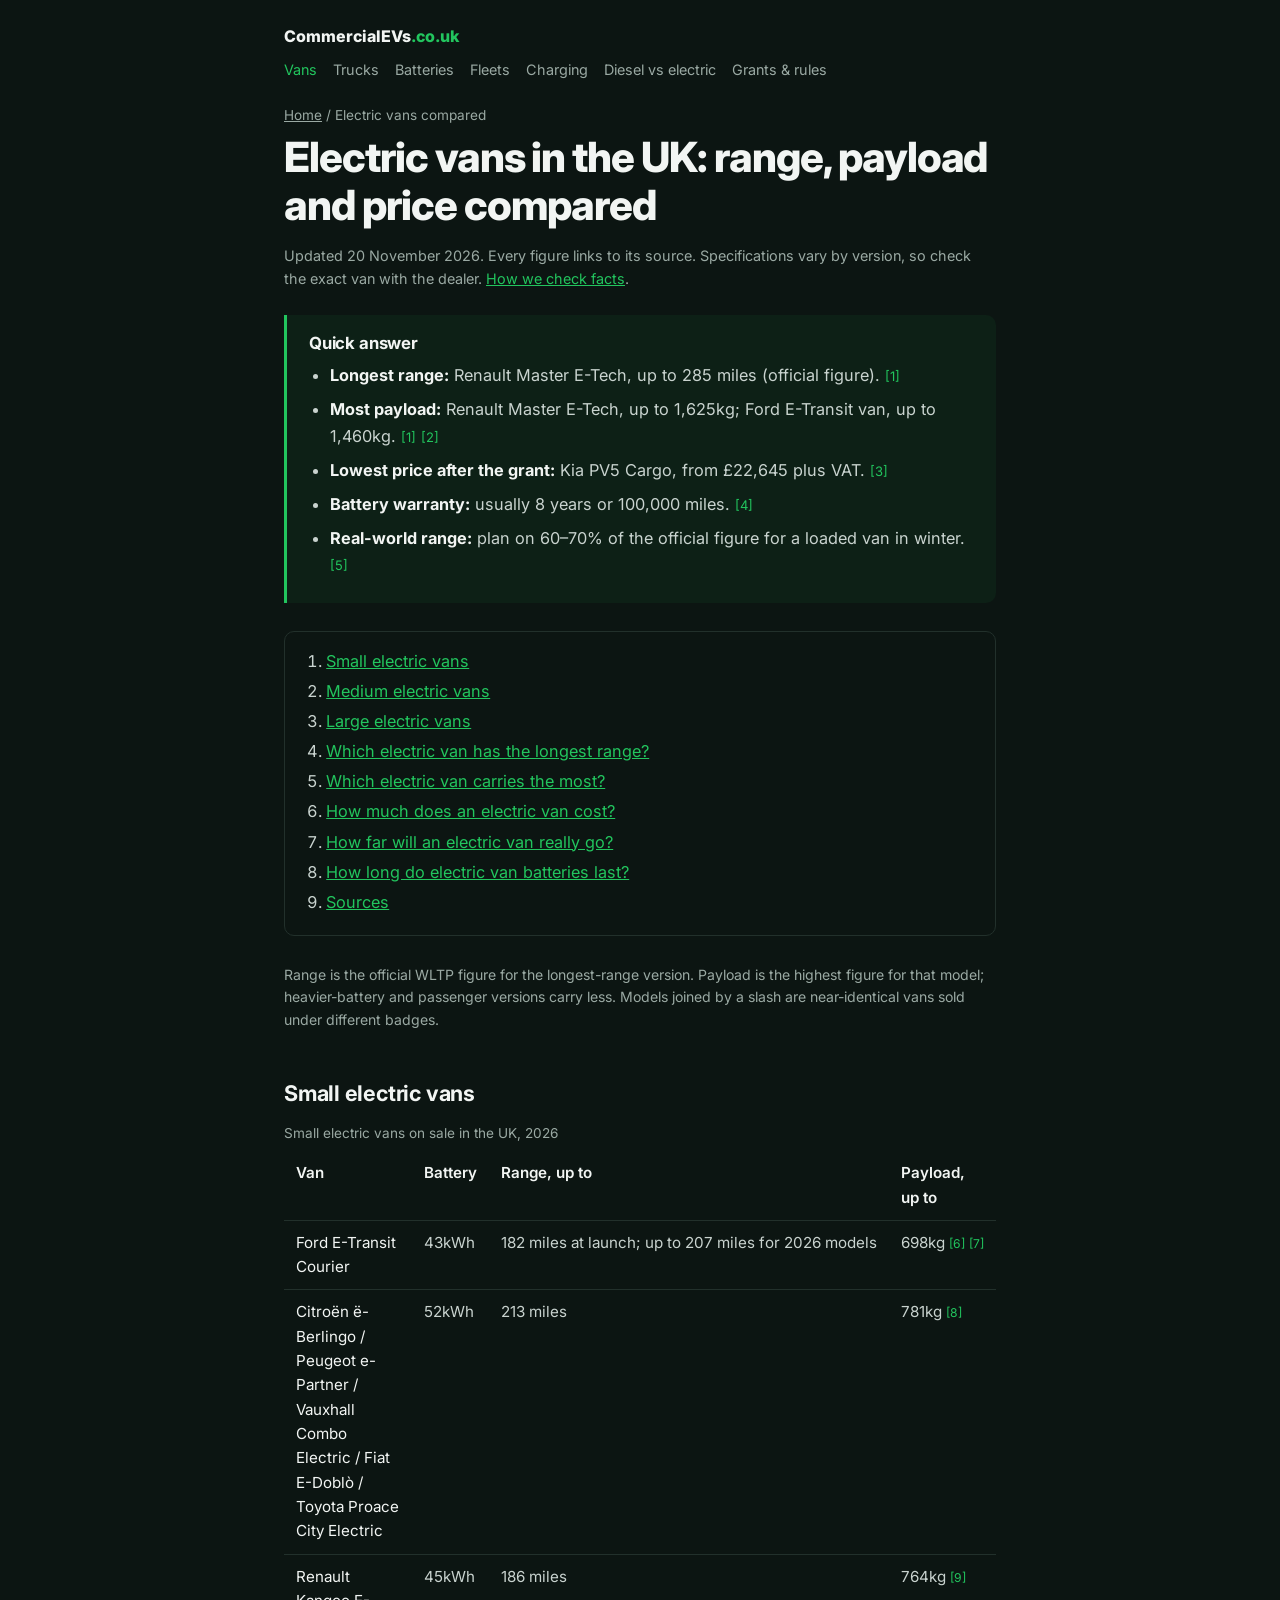
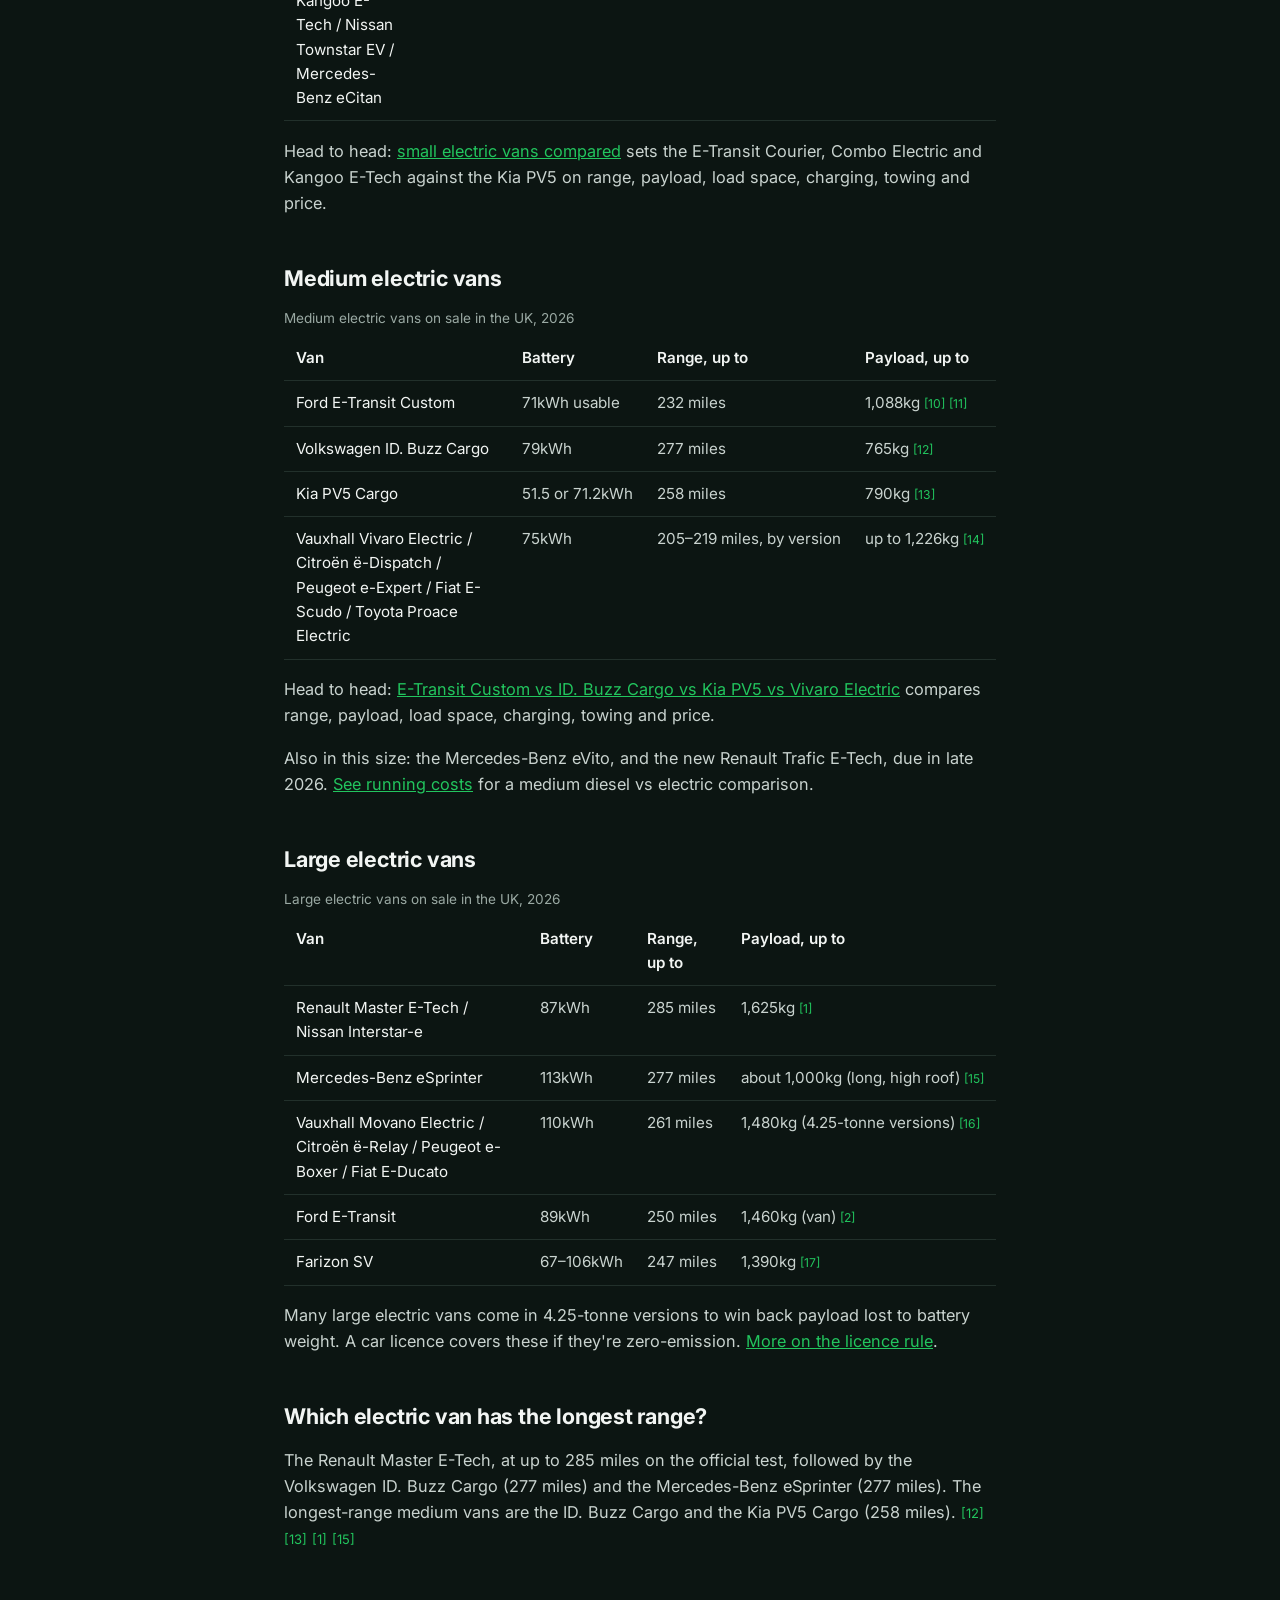
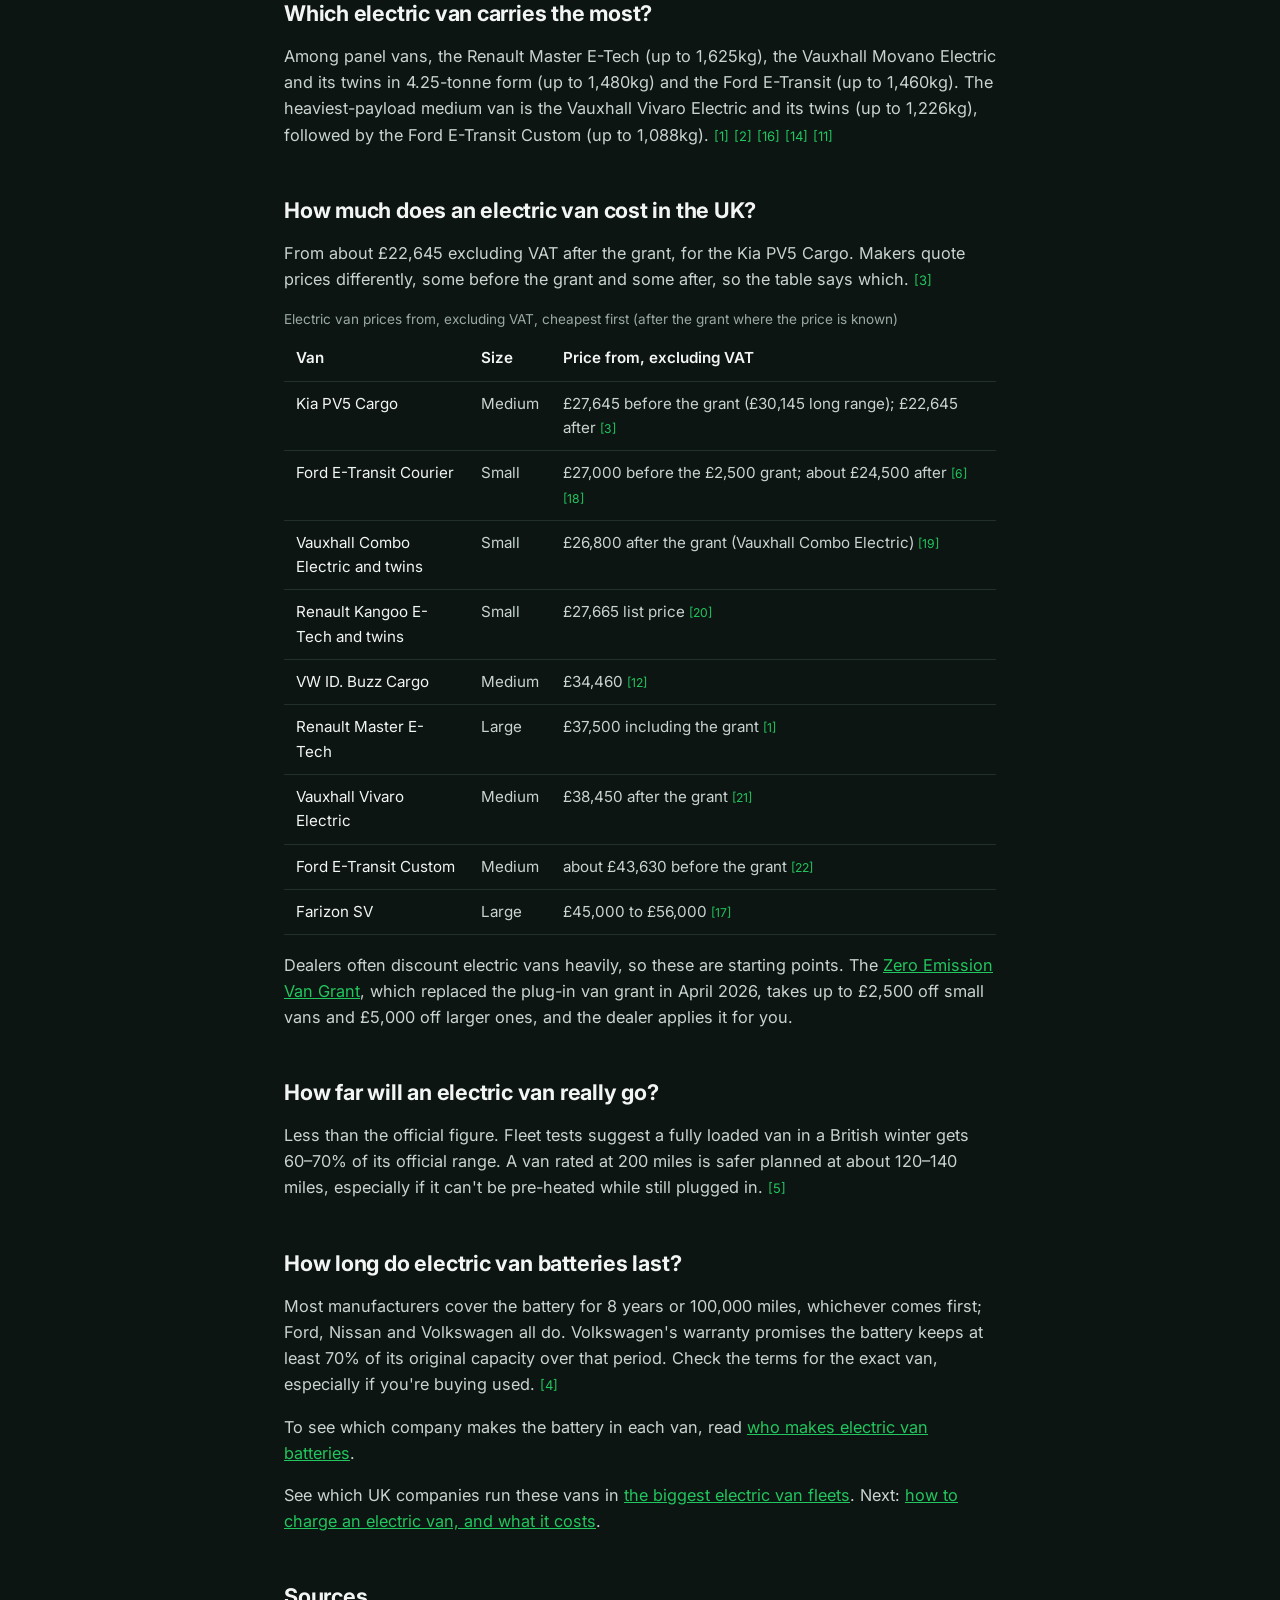
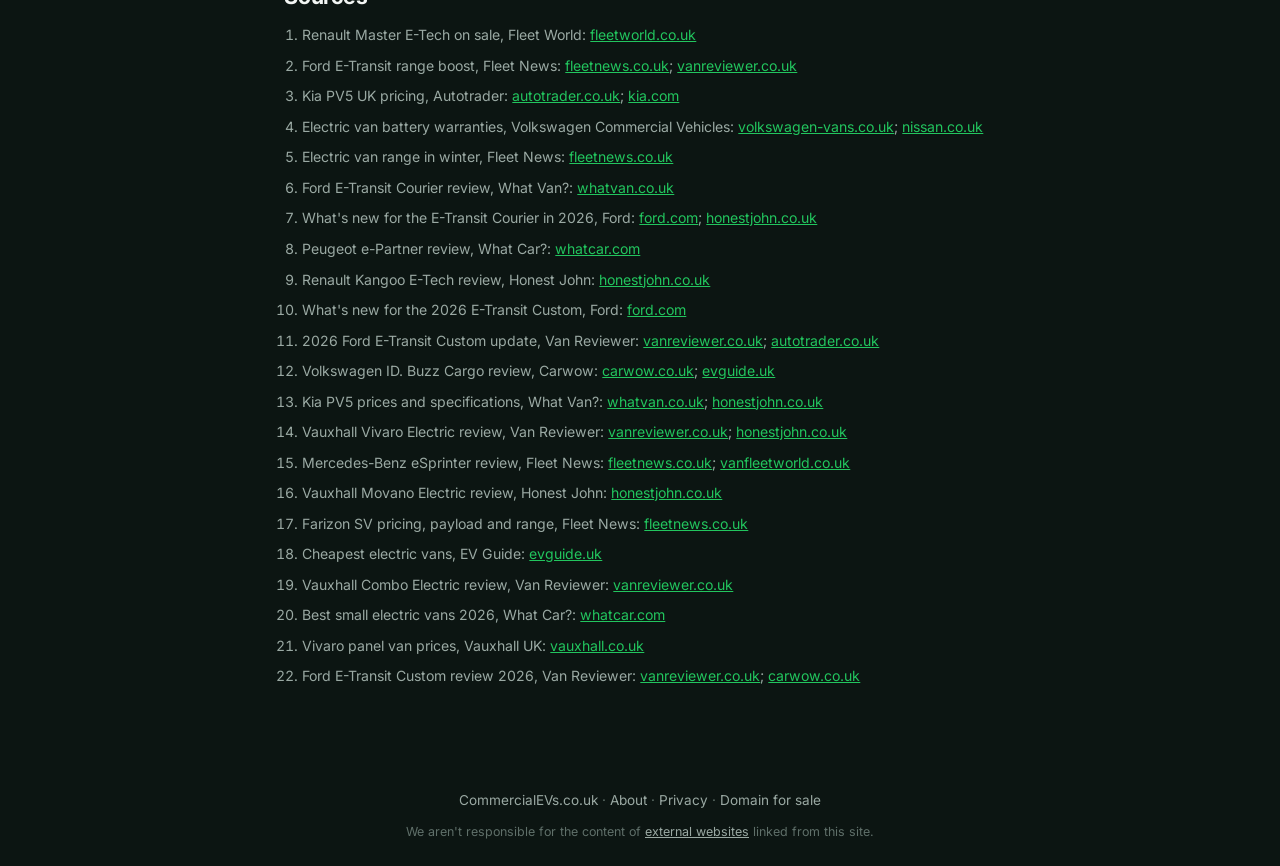
<file: electric-vans-uk/index.html>
<!DOCTYPE html>
<html lang="en-GB">
<head>
  <meta charset="utf-8">
  <meta name="viewport" content="width=device-width, initial-scale=1">
  <!-- Generated by _build/build.py from _build/pages/electric_vans_uk.py. Edit the source, not this file. -->
  <title>Electric Vans UK 2026: Range, Payload &amp; Price Compared</title>
  <meta name="description" content="The main electric vans on sale in the UK compared: official range, payload and battery, plus prices, real-world winter range and battery warranties.">
  <link rel="canonical" href="https://commercialevs.co.uk/electric-vans-uk/">
  <meta name="robots" content="index, follow, max-image-preview:large">
  <meta name="theme-color" content="#0c1512">

  <meta property="og:type" content="article">
  <meta property="og:site_name" content="CommercialEVs.co.uk">
  <meta property="og:title" content="Electric Vans UK 2026: Range, Payload &amp; Price Compared">
  <meta property="og:description" content="Official range, payload, battery and charging speed for the main electric vans on sale in the UK.">
  <meta property="og:url" content="https://commercialevs.co.uk/electric-vans-uk/">
  <meta property="og:image" content="https://commercialevs.co.uk/img/og-guides.png">
  <meta property="og:image:width" content="1200">
  <meta property="og:image:height" content="630">
  <meta property="og:image:alt" content="CommercialEVs.co.uk – UK electric van guides">
  <meta property="og:locale" content="en_GB">
  <meta name="twitter:card" content="summary_large_image">

  <link rel="icon" href="/favicon.ico" sizes="48x48">
  <link rel="icon" href="/favicon.svg" type="image/svg+xml">
  <link rel="apple-touch-icon" href="/img/apple-touch-icon.png">

  <script type="application/ld+json">
  {
    "@context": "https://schema.org",
    "@graph": [
      {
        "@type": "Article",
        "@id": "https://commercialevs.co.uk/electric-vans-uk/#article",
        "headline": "Electric Vans UK 2026: Range, Payload & Price Compared",
        "description": "The main electric vans on sale in the UK compared: official range, payload and battery, plus prices, real-world winter range and battery warranties.",
        "datePublished": "2026-10-05",
        "dateModified": "2026-11-20",
        "inLanguage": "en-GB",
        "image": "https://commercialevs.co.uk/img/og-guides.png",
        "mainEntityOfPage": "https://commercialevs.co.uk/electric-vans-uk/",
        "author": { "@type": "Organization", "@id": "https://commercialevs.co.uk/#organization", "name": "CommercialEVs.co.uk", "url": "https://commercialevs.co.uk/", "logo": "https://commercialevs.co.uk/img/logo.png" },
        "publisher": { "@type": "Organization", "@id": "https://commercialevs.co.uk/#organization", "name": "CommercialEVs.co.uk", "url": "https://commercialevs.co.uk/", "logo": "https://commercialevs.co.uk/img/logo.png" },
        "isPartOf": { "@type": "WebSite", "name": "CommercialEVs.co.uk", "url": "https://commercialevs.co.uk/" }
      },
      {
        "@type": "BreadcrumbList",
        "itemListElement": [
          { "@type": "ListItem", "position": 1, "name": "CommercialEVs.co.uk", "item": "https://commercialevs.co.uk/" },
          { "@type": "ListItem", "position": 2, "name": "Electric vans compared", "item": "https://commercialevs.co.uk/electric-vans-uk/" }
        ]
      }
    ]
  }
  </script>

  <!-- Google Analytics 4 -->
  <script async src="https://www.googletagmanager.com/gtag/js?id=G-9Y22D7RMQH"></script>
  <script>
    window.dataLayer = window.dataLayer || [];
    function gtag(){dataLayer.push(arguments);}
    gtag('js', new Date());
    gtag('config', 'G-9Y22D7RMQH');
  </script>

  <!-- Google Tag Manager -->
  <script>(function(w,d,s,l,i){w[l]=w[l]||[];w[l].push({'gtm.start':
    new Date().getTime(),event:'gtm.js'});var f=d.getElementsByTagName(s)[0],
    j=d.createElement(s),dl=l!='dataLayer'?'&l='+l:'';j.async=true;j.src=
    'https://www.googletagmanager.com/gtm.js?id='+i+dl;f.parentNode.insertBefore(j,f);
    })(window,document,'script','dataLayer','GTM-M4XK23H');</script>

  <link href="/css/site.css?v=7" rel="stylesheet">
  <link rel="preconnect" href="https://fonts.googleapis.com">
  <link rel="preconnect" href="https://fonts.gstatic.com" crossorigin>
  <link href="https://fonts.googleapis.com/css2?family=Inter:wght@400;600;800&display=swap" rel="stylesheet" media="print" onload="this.media='all'">
</head>
<body>
  <noscript><iframe src="https://www.googletagmanager.com/ns.html?id=GTM-M4XK23H" height="0" width="0" style="display:none;visibility:hidden"></iframe></noscript>

  <header class="topbar">
    <a class="brandlink" href="/">CommercialEVs<span class="tld">.co.uk</span></a>
    <nav class="topnav" aria-label="Guides">
      <a href="/electric-vans-uk/" aria-current="page">Vans</a>
      <a href="/electric-trucks-uk/">Trucks</a>
      <a href="/electric-van-batteries/">Batteries</a>
      <a href="/electric-van-fleets-uk/">Fleets</a>
      <a href="/charging-an-electric-van/">Charging</a>
      <a href="/diesel-vs-electric-vans/">Diesel vs electric</a>
      <a href="/commercial-electric-vehicles-uk/">Grants &amp; rules</a>
    </nav>
  </header>

  <main class="doc">
    <nav class="crumbs" aria-label="Breadcrumb"><a href="/">Home</a> / Electric vans compared</nav>

    <h1>Electric vans in the UK: range, payload and price compared</h1>
    <p class="meta">Updated 20 November 2026. Every figure links to its source. Specifications vary by version, so check the exact van with the dealer. <a href="/about/">How we check facts</a>.</p>

    <section class="summary" aria-label="Quick answer">
      <h2>Quick answer</h2>
      <ul>
        <li><strong>Longest range:</strong> Renault Master E-Tech, up to 285 miles (official figure). <a href="#s1">[1]</a></li>
        <li><strong>Most payload:</strong> Renault Master E-Tech, up to 1,625kg; Ford E-Transit van, up to 1,460kg. <a href="#s1">[1]</a> <a href="#s2">[2]</a></li>
        <li><strong>Lowest price after the grant:</strong> Kia PV5 Cargo, from £22,645 plus VAT. <a href="#s3">[3]</a></li>
        <li><strong>Battery warranty:</strong> usually 8 years or 100,000 miles. <a href="#s4">[4]</a></li>
        <li><strong>Real-world range:</strong> plan on 60&ndash;70% of the official figure for a loaded van in winter. <a href="#s5">[5]</a></li>
      </ul>
    </section>

    <nav class="toc" aria-label="Contents">
      <ol>
        <li><a href="#small">Small electric vans</a></li>
        <li><a href="#medium">Medium electric vans</a></li>
        <li><a href="#large">Large electric vans</a></li>
        <li><a href="#longest-range">Which electric van has the longest range?</a></li>
        <li><a href="#payload">Which electric van carries the most?</a></li>
        <li><a href="#price">How much does an electric van cost?</a></li>
        <li><a href="#real-range">How far will an electric van really go?</a></li>
        <li><a href="#battery">How long do electric van batteries last?</a></li>
        <li><a href="#sources">Sources</a></li>
      </ol>
    </nav>

    <p class="note">Range is the official WLTP figure for the longest-range version. Payload is the highest figure for that model; heavier-battery and passenger versions carry less. Models joined by a slash are near-identical vans sold under different badges.</p>

    <h2 id="small">Small electric vans</h2>
    <div class="table-wrap"><table class="models">
      <caption>Small electric vans on sale in the UK, 2026</caption>
      <thead><tr><th>Van</th><th>Battery</th><th>Range, up to</th><th>Payload, up to</th></tr></thead>
      <tbody>
        <tr><td>Ford E-Transit Courier</td><td>43kWh</td><td>182 miles at launch; up to 207 miles for 2026 models</td><td>698kg <a href="#s6">[6]</a> <a href="#s7">[7]</a></td></tr>
        <tr><td>Citroën ë-Berlingo / Peugeot e-Partner / Vauxhall Combo Electric / Fiat E-Doblò / Toyota Proace City Electric</td><td>52kWh</td><td>213 miles</td><td>781kg <a href="#s8">[8]</a></td></tr>
        <tr><td>Renault Kangoo E-Tech / Nissan Townstar EV / Mercedes-Benz eCitan</td><td>45kWh</td><td>186 miles</td><td>764kg <a href="#s9">[9]</a></td></tr>
      </tbody>
    </table></div>
    <p>Head to head: <a href="/small-electric-vans-compared/">small electric vans compared</a> sets the E-Transit Courier, Combo Electric and Kangoo E-Tech against the Kia PV5 on range, payload, load space, charging, towing and price.</p>

    <h2 id="medium">Medium electric vans</h2>
    <div class="table-wrap"><table class="models">
      <caption>Medium electric vans on sale in the UK, 2026</caption>
      <thead><tr><th>Van</th><th>Battery</th><th>Range, up to</th><th>Payload, up to</th></tr></thead>
      <tbody>
        <tr><td>Ford E-Transit Custom</td><td>71kWh usable</td><td>232 miles</td><td>1,088kg <a href="#s10">[10]</a> <a href="#s11">[11]</a></td></tr>
        <tr><td>Volkswagen ID. Buzz Cargo</td><td>79kWh</td><td>277 miles</td><td>765kg <a href="#s12">[12]</a></td></tr>
        <tr><td>Kia PV5 Cargo</td><td>51.5 or 71.2kWh</td><td>258 miles</td><td>790kg <a href="#s13">[13]</a></td></tr>
        <tr><td>Vauxhall Vivaro Electric / Citroën ë-Dispatch / Peugeot e-Expert / Fiat E-Scudo / Toyota Proace Electric</td><td>75kWh</td><td>205–219 miles, by version</td><td>up to 1,226kg <a href="#s14">[14]</a></td></tr>
      </tbody>
    </table></div>
    <p>Head to head: <a href="/medium-electric-vans-compared/">E-Transit Custom vs ID. Buzz Cargo vs Kia PV5 vs Vivaro Electric</a> compares range, payload, load space, charging, towing and price.</p>
    <p>Also in this size: the Mercedes-Benz eVito, and the new Renault Trafic E-Tech, due in late 2026. <a href="/diesel-vs-electric-vans/">See running costs</a> for a medium diesel vs electric comparison.</p>

    <h2 id="large">Large electric vans</h2>
    <div class="table-wrap"><table class="models">
      <caption>Large electric vans on sale in the UK, 2026</caption>
      <thead><tr><th>Van</th><th>Battery</th><th>Range, up to</th><th>Payload, up to</th></tr></thead>
      <tbody>
        <tr><td>Renault Master E-Tech / Nissan Interstar-e</td><td>87kWh</td><td>285 miles</td><td>1,625kg <a href="#s1">[1]</a></td></tr>
        <tr><td>Mercedes-Benz eSprinter</td><td>113kWh</td><td>277 miles</td><td>about 1,000kg (long, high roof) <a href="#s15">[15]</a></td></tr>
        <tr><td>Vauxhall Movano Electric / Citroën ë-Relay / Peugeot e-Boxer / Fiat E-Ducato</td><td>110kWh</td><td>261 miles</td><td>1,480kg (4.25-tonne versions) <a href="#s16">[16]</a></td></tr>
        <tr><td>Ford E-Transit</td><td>89kWh</td><td>250 miles</td><td>1,460kg (van) <a href="#s2">[2]</a></td></tr>
        <tr><td>Farizon SV</td><td>67–106kWh</td><td>247 miles</td><td>1,390kg <a href="#s17">[17]</a></td></tr>
      </tbody>
    </table></div>
    <p>Many large electric vans come in 4.25-tonne versions to win back payload lost to battery weight. A car licence covers these if they're zero-emission. <a href="/commercial-electric-vehicles-uk/#licence">More on the licence rule</a>.</p>

    <h2 id="longest-range">Which electric van has the longest range?</h2>
    <p>The Renault Master E-Tech, at up to 285 miles on the official test, followed by the Volkswagen ID. Buzz Cargo (277 miles) and the Mercedes-Benz eSprinter (277 miles). The longest-range medium vans are the ID. Buzz Cargo and the Kia PV5 Cargo (258 miles). <a href="#s12">[12]</a> <a href="#s13">[13]</a> <a href="#s1">[1]</a> <a href="#s15">[15]</a></p>

    <h2 id="payload">Which electric van carries the most?</h2>
    <p>Among panel vans, the Renault Master E-Tech (up to 1,625kg), the Vauxhall Movano Electric and its twins in 4.25-tonne form (up to 1,480kg) and the Ford E-Transit (up to 1,460kg). The heaviest-payload medium van is the Vauxhall Vivaro Electric and its twins (up to 1,226kg), followed by the Ford E-Transit Custom (up to 1,088kg). <a href="#s1">[1]</a> <a href="#s2">[2]</a> <a href="#s16">[16]</a> <a href="#s14">[14]</a> <a href="#s11">[11]</a></p>

    <h2 id="price">How much does an electric van cost in the UK?</h2>
    <p>From about £22,645 excluding VAT after the grant, for the Kia PV5 Cargo. Makers quote prices differently, some before the grant and some after, so the table says which. <a href="#s3">[3]</a></p>
    <div class="table-wrap"><table class="wide">
      <caption>Electric van prices from, excluding VAT, cheapest first (after the grant where the price is known)</caption>
      <thead><tr><th>Van</th><th>Size</th><th>Price from, excluding VAT</th></tr></thead>
      <tbody>
        <tr><td>Kia PV5 Cargo</td><td>Medium</td><td>£27,645 before the grant (£30,145 long range); £22,645 after <a href="#s3">[3]</a></td></tr>
        <tr><td>Ford E-Transit Courier</td><td>Small</td><td>£27,000 before the £2,500 grant; about £24,500 after <a href="#s6">[6]</a> <a href="#s18">[18]</a></td></tr>
        <tr><td>Vauxhall Combo Electric and twins</td><td>Small</td><td>£26,800 after the grant (Vauxhall Combo Electric) <a href="#s19">[19]</a></td></tr>
        <tr><td>Renault Kangoo E-Tech and twins</td><td>Small</td><td>£27,665 list price <a href="#s20">[20]</a></td></tr>
        <tr><td>VW ID. Buzz Cargo</td><td>Medium</td><td>£34,460 <a href="#s12">[12]</a></td></tr>
        <tr><td>Renault Master E-Tech</td><td>Large</td><td>£37,500 including the grant <a href="#s1">[1]</a></td></tr>
        <tr><td>Vauxhall Vivaro Electric</td><td>Medium</td><td>£38,450 after the grant <a href="#s21">[21]</a></td></tr>
        <tr><td>Ford E-Transit Custom</td><td>Medium</td><td>about £43,630 before the grant <a href="#s22">[22]</a></td></tr>
        <tr><td>Farizon SV</td><td>Large</td><td>£45,000 to £56,000 <a href="#s17">[17]</a></td></tr>
      </tbody>
    </table></div>
    <p>Dealers often discount electric vans heavily, so these are starting points. The <a href="/commercial-electric-vehicles-uk/#grant">Zero Emission Van Grant</a>, which replaced the plug-in van grant in April 2026, takes up to £2,500 off small vans and £5,000 off larger ones, and the dealer applies it for you.</p>

    <h2 id="real-range">How far will an electric van really go?</h2>
    <p>Less than the official figure. Fleet tests suggest a fully loaded van in a British winter gets 60&ndash;70% of its official range. A van rated at 200 miles is safer planned at about 120&ndash;140 miles, especially if it can't be pre-heated while still plugged in. <a href="#s5">[5]</a></p>

    <h2 id="battery">How long do electric van batteries last?</h2>
    <p>Most manufacturers cover the battery for 8 years or 100,000 miles, whichever comes first; Ford, Nissan and Volkswagen all do. Volkswagen's warranty promises the battery keeps at least 70% of its original capacity over that period. Check the terms for the exact van, especially if you're buying used. <a href="#s4">[4]</a></p>

    <p>To see which company makes the battery in each van, read <a href="/electric-van-batteries/">who makes electric van batteries</a>.</p>

    <p>See which UK companies run these vans in <a href="/electric-van-fleets-uk/">the biggest electric van fleets</a>. Next: <a href="/charging-an-electric-van/">how to charge an electric van, and what it costs</a>.</p>

    <h2 id="sources">Sources</h2>
    <ol class="sources">
      <li id="s1">Renault Master E-Tech on sale, Fleet World: <a href="https://fleetworld.co.uk/renault-master-e-tech-fully-electric-van-on-sale-priced-from-37500" rel="nofollow noopener" target="_blank">fleetworld.co.uk</a></li>
      <li id="s2">Ford E-Transit range boost, Fleet News: <a href="https://www.fleetnews.co.uk/news/ford-e-transit-gets-a-range-boost" rel="nofollow noopener" target="_blank">fleetnews.co.uk</a>; <a href="https://vanreviewer.co.uk/battery-charging-range/what-is-the-ford-e-transit-battery-range/" rel="nofollow noopener" target="_blank">vanreviewer.co.uk</a></li>
      <li id="s3">Kia PV5 UK pricing, Autotrader: <a href="https://www.autotrader.co.uk/vans/content/kia-reveals-uk-specification-and-pricing-for-pv5-electric-vans" rel="nofollow noopener" target="_blank">autotrader.co.uk</a>; <a href="https://www.kia.com/uk/pbv/government-grants/" rel="nofollow noopener" target="_blank">kia.com</a></li>
      <li id="s4">Electric van battery warranties, Volkswagen Commercial Vehicles: <a href="https://www.volkswagen-vans.co.uk/en/electric-and-hybrid/working-and-living-electric/electric-warranties.html" rel="noopener" target="_blank">volkswagen-vans.co.uk</a>; <a href="https://nissan.co.uk/vehicles/new-vehicles/townstar/electric-van.html" rel="noopener" target="_blank">nissan.co.uk</a></li>
      <li id="s5">Electric van range in winter, Fleet News: <a href="https://www.fleetnews.co.uk/news/latest-fleet-news/electric-fleet-news/2023/07/07/fleets-urged-test-electric-vans-in-winter-as-call-for-wltp-change-made" rel="nofollow noopener" target="_blank">fleetnews.co.uk</a></li>
      <li id="s6">Ford E-Transit Courier review, What Van?: <a href="https://www.whatvan.co.uk/van-reviews/ford-e-transit-courier-review/" rel="nofollow noopener" target="_blank">whatvan.co.uk</a></li>
      <li id="s7">What's new for the E-Transit Courier in 2026, Ford: <a href="https://www.fromtheroad.ford.com/eur/en/articles/2026/whats-new-e-transit-courier" rel="nofollow noopener" target="_blank">ford.com</a>; <a href="https://vans.honestjohn.co.uk/ford/e-transit-courier/" rel="nofollow noopener" target="_blank">honestjohn.co.uk</a></li>
      <li id="s8">Peugeot e-Partner review, What Car?: <a href="https://www.whatcar.com/peugeot/partner-electric/van/review/n20151" rel="nofollow noopener" target="_blank">whatcar.com</a></li>
      <li id="s9">Renault Kangoo E-Tech review, Honest John: <a href="https://vans.honestjohn.co.uk/renault/kangoo-e-tech" rel="nofollow noopener" target="_blank">honestjohn.co.uk</a></li>
      <li id="s10">What's new for the 2026 E-Transit Custom, Ford: <a href="https://www.fromtheroad.ford.com/eur/en/articles/2025/whats-new-e-transit-custom-2026" rel="nofollow noopener" target="_blank">ford.com</a></li>
      <li id="s11">2026 Ford E-Transit Custom update, Van Reviewer: <a href="https://vanreviewer.co.uk/news/new-2026-e-transit-custom-gets-more-range-and-faster-charging/" rel="nofollow noopener" target="_blank">vanreviewer.co.uk</a>; <a href="https://www.autotrader.co.uk/vans/content/ford-e-transit-custom-panel-van-review-2026" rel="nofollow noopener" target="_blank">autotrader.co.uk</a></li>
      <li id="s12">Volkswagen ID. Buzz Cargo review, Carwow: <a href="https://www.carwow.co.uk/volkswagen/id-buzz-lcv" rel="nofollow noopener" target="_blank">carwow.co.uk</a>; <a href="https://fleet.evguide.uk/vans/volkswagen/id-buzz-cargo" rel="nofollow noopener" target="_blank">evguide.uk</a></li>
      <li id="s13">Kia PV5 prices and specifications, What Van?: <a href="https://www.whatvan.co.uk/news/new-kia-pv5-specs-and-prices-announced/" rel="nofollow noopener" target="_blank">whatvan.co.uk</a>; <a href="https://vans.honestjohn.co.uk/van-news/new-vans/2025-04/kia-reveals-new-pv5-electric-van/" rel="nofollow noopener" target="_blank">honestjohn.co.uk</a></li>
      <li id="s14">Vauxhall Vivaro Electric review, Van Reviewer: <a href="https://vanreviewer.co.uk/vauxhall/vivaro-electric/review/4016/" rel="nofollow noopener" target="_blank">vanreviewer.co.uk</a>; <a href="https://vans.honestjohn.co.uk/guides/best-electric-vans/" rel="nofollow noopener" target="_blank">honestjohn.co.uk</a></li>
      <li id="s15">Mercedes-Benz eSprinter review, Fleet News: <a href="https://www.fleetnews.co.uk/van/reviews/mercedes-benz-esprinter-review" rel="nofollow noopener" target="_blank">fleetnews.co.uk</a>; <a href="https://vanfleetworld.co.uk/road-test-mercedes-benz-esprinter/" rel="nofollow noopener" target="_blank">vanfleetworld.co.uk</a></li>
      <li id="s16">Vauxhall Movano Electric review, Honest John: <a href="https://vans.honestjohn.co.uk/vauxhall/movano-electric" rel="nofollow noopener" target="_blank">honestjohn.co.uk</a></li>
      <li id="s17">Farizon SV pricing, payload and range, Fleet News: <a href="https://fleetnews.co.uk/news/farizon-sv-pricing-payload-and-range-confirmed" rel="nofollow noopener" target="_blank">fleetnews.co.uk</a></li>
      <li id="s18">Cheapest electric vans, EV Guide: <a href="https://fleet.evguide.uk/best/cheapest-electric-vans" rel="nofollow noopener" target="_blank">evguide.uk</a></li>
      <li id="s19">Vauxhall Combo Electric review, Van Reviewer: <a href="https://vanreviewer.co.uk/vauxhall/combo-electric/review/4013" rel="nofollow noopener" target="_blank">vanreviewer.co.uk</a></li>
      <li id="s20">Best small electric vans 2026, What Car?: <a href="https://www.whatcar.com/best/small-electric-vans/n28845" rel="nofollow noopener" target="_blank">whatcar.com</a></li>
      <li id="s21">Vivaro panel van prices, Vauxhall UK: <a href="https://www.vauxhall.co.uk/vans/all-new-vivaro/model-overview.html" rel="nofollow noopener" target="_blank">vauxhall.co.uk</a></li>
      <li id="s22">Ford E-Transit Custom review 2026, Van Reviewer: <a href="https://vanreviewer.co.uk/ford/e-transit-custom/review/2622/" rel="nofollow noopener" target="_blank">vanreviewer.co.uk</a>; <a href="https://www.carwow.co.uk/ford/e-transit-custom" rel="nofollow noopener" target="_blank">carwow.co.uk</a></li>
    </ol>
  </main>

  <footer class="footer">
    <p><a href="/">CommercialEVs.co.uk</a> &middot; <a href="/about/">About</a> &middot; <a href="/privacy/">Privacy</a> &middot; <a href="/domain-for-sale/">Domain for sale</a></p>
    <p class="footer-note">We aren't responsible for the content of <a href="/about/#external-links">external websites</a> linked from this site.</p>
  </footer>
</body>
</html>
</file>
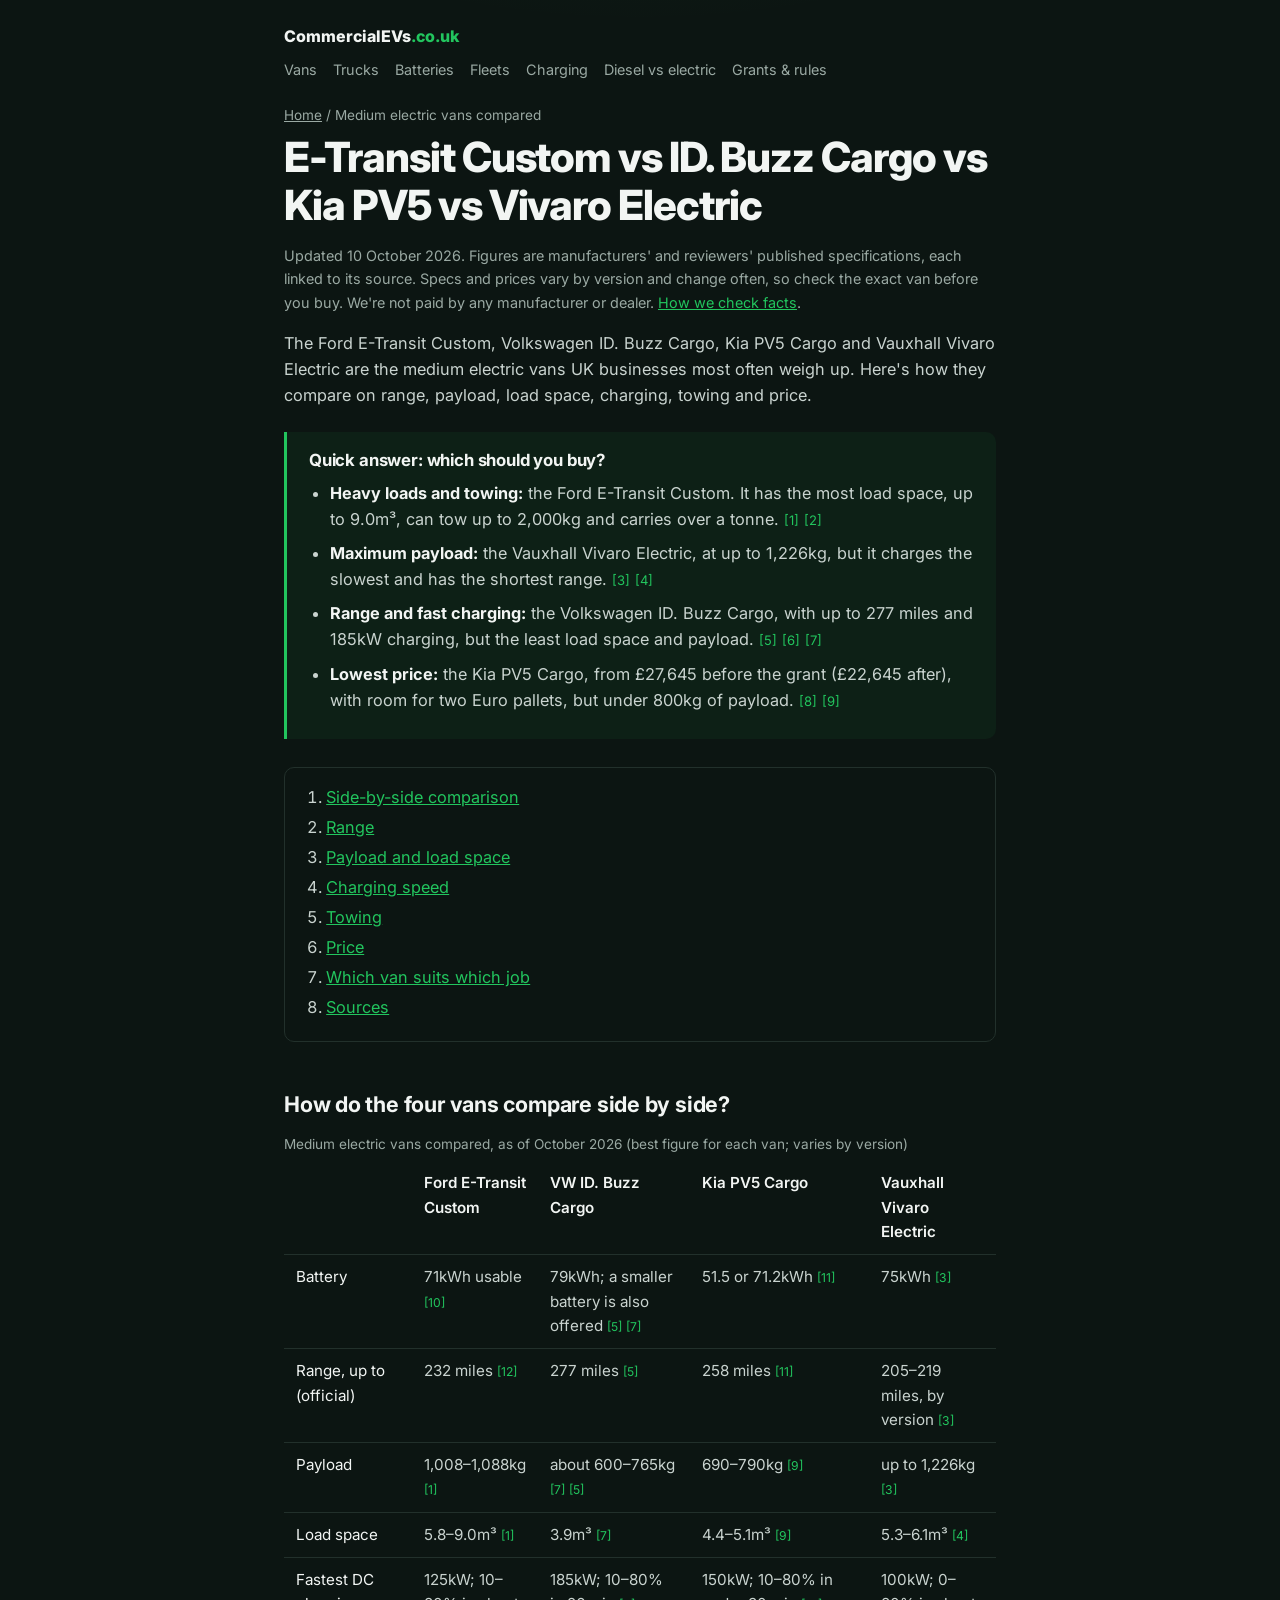
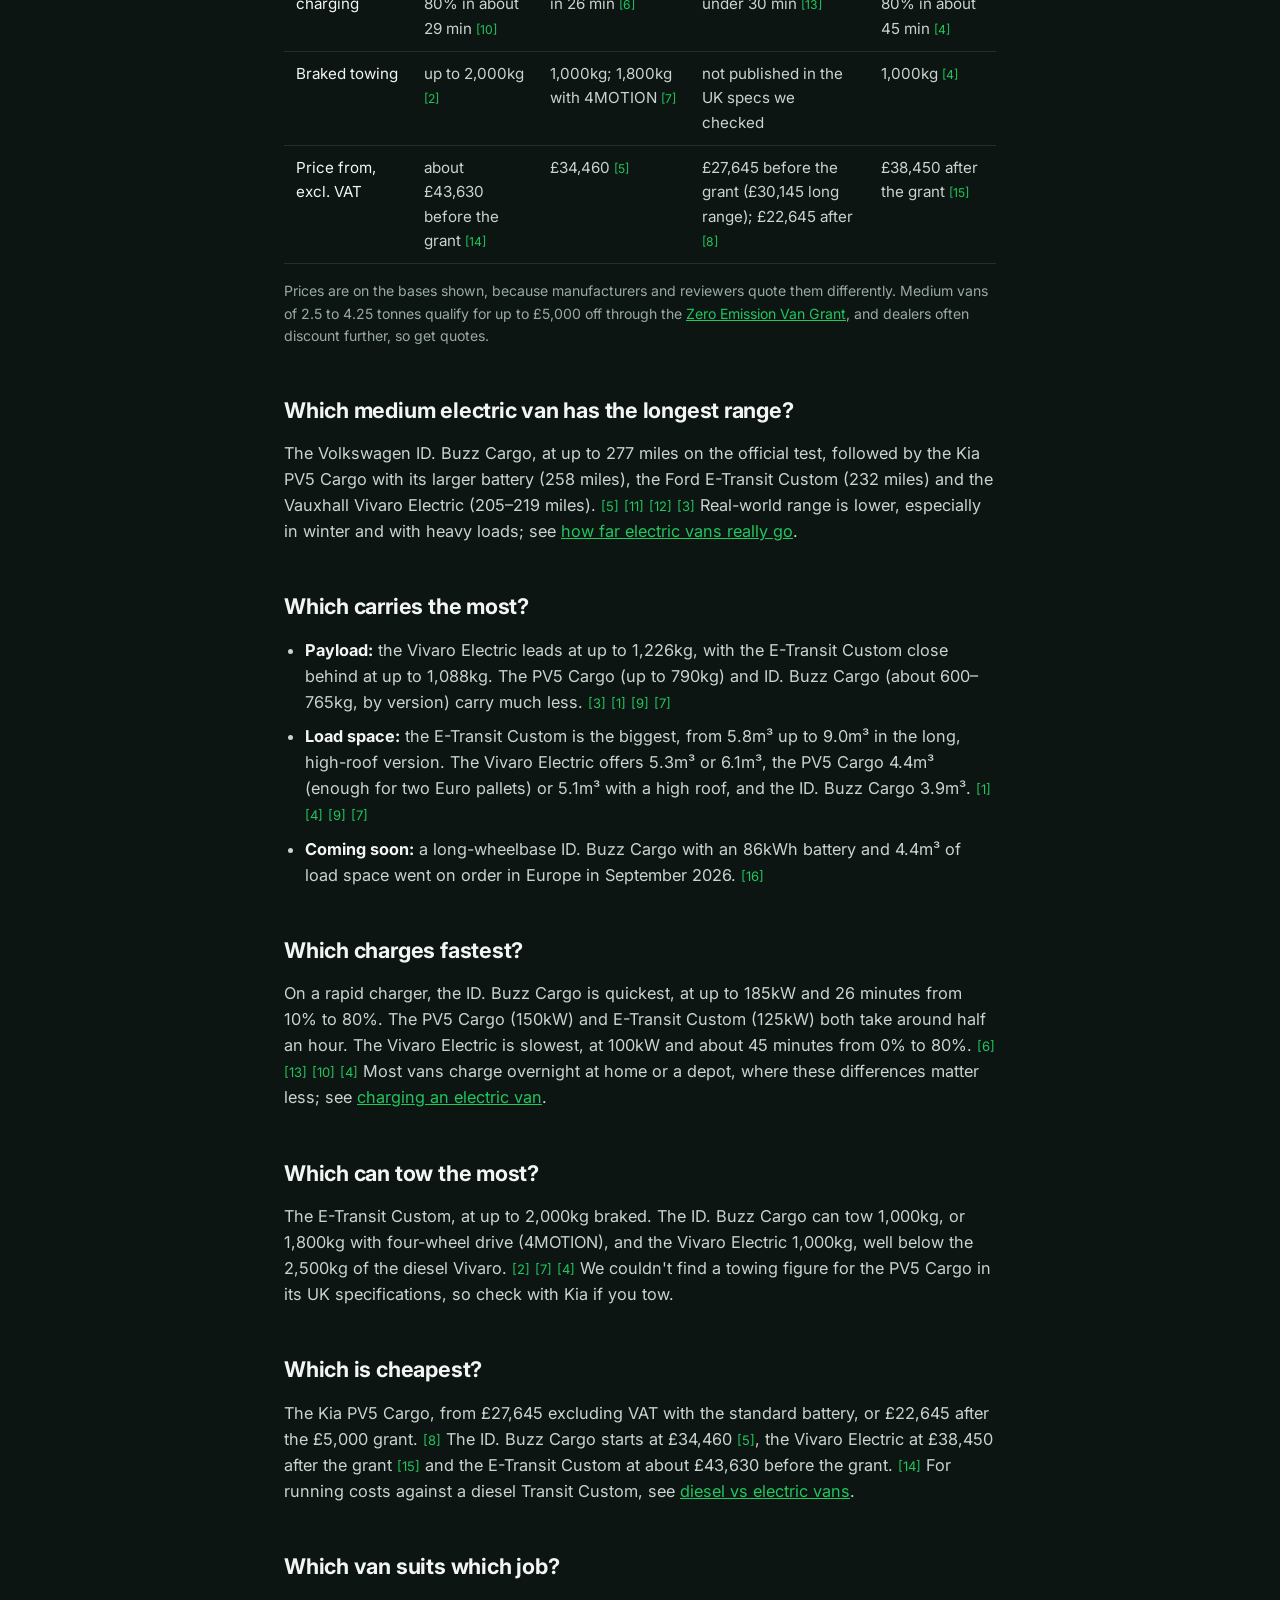
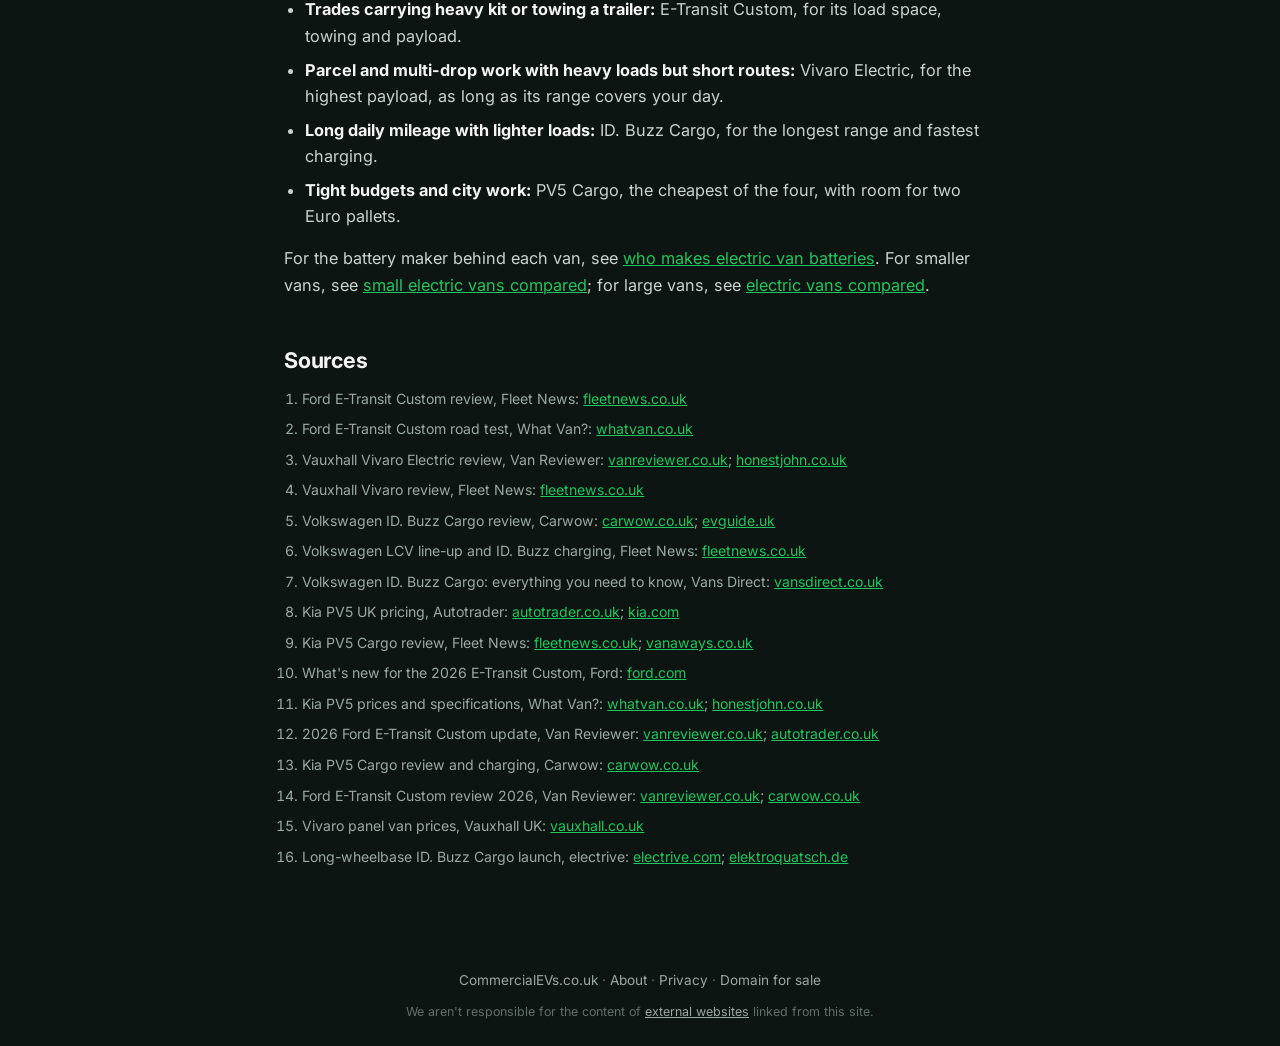
<file: medium-electric-vans-compared/index.html>
<!DOCTYPE html>
<html lang="en-GB">
<head>
  <meta charset="utf-8">
  <meta name="viewport" content="width=device-width, initial-scale=1">
  <!-- Generated by _build/build.py from _build/pages/medium_electric_vans_compared.py. Edit the source, not this file. -->
  <title>E-Transit Custom vs ID. Buzz Cargo vs PV5 vs Vivaro (2026)</title>
  <meta name="description" content="Ford E-Transit Custom vs VW ID. Buzz Cargo vs Kia PV5 vs Vauxhall Vivaro Electric: range, payload, load space, charging, towing and price compared.">
  <link rel="canonical" href="https://commercialevs.co.uk/medium-electric-vans-compared/">
  <meta name="robots" content="index, follow, max-image-preview:large">
  <meta name="theme-color" content="#0c1512">

  <meta property="og:type" content="article">
  <meta property="og:site_name" content="CommercialEVs.co.uk">
  <meta property="og:title" content="E-Transit Custom vs ID. Buzz Cargo vs PV5 vs Vivaro (2026)">
  <meta property="og:description" content="Range, payload, load space, charging, towing and price for the four most-compared medium electric vans.">
  <meta property="og:url" content="https://commercialevs.co.uk/medium-electric-vans-compared/">
  <meta property="og:image" content="https://commercialevs.co.uk/img/og-guides.png">
  <meta property="og:image:width" content="1200">
  <meta property="og:image:height" content="630">
  <meta property="og:image:alt" content="CommercialEVs.co.uk – UK electric van guides">
  <meta property="og:locale" content="en_GB">
  <meta name="twitter:card" content="summary_large_image">

  <link rel="icon" href="/favicon.ico" sizes="48x48">
  <link rel="icon" href="/favicon.svg" type="image/svg+xml">
  <link rel="apple-touch-icon" href="/img/apple-touch-icon.png">

  <script type="application/ld+json">
  {
    "@context": "https://schema.org",
    "@graph": [
      {
        "@type": "Article",
        "@id": "https://commercialevs.co.uk/medium-electric-vans-compared/#article",
        "headline": "E-Transit Custom vs ID. Buzz Cargo vs PV5 vs Vivaro (2026)",
        "description": "Ford E-Transit Custom vs VW ID. Buzz Cargo vs Kia PV5 vs Vauxhall Vivaro Electric: range, payload, load space, charging, towing and price compared.",
        "datePublished": "2026-10-10",
        "dateModified": "2026-10-10",
        "inLanguage": "en-GB",
        "image": "https://commercialevs.co.uk/img/og-guides.png",
        "mainEntityOfPage": "https://commercialevs.co.uk/medium-electric-vans-compared/",
        "author": { "@type": "Organization", "@id": "https://commercialevs.co.uk/#organization", "name": "CommercialEVs.co.uk", "url": "https://commercialevs.co.uk/", "logo": "https://commercialevs.co.uk/img/logo.png" },
        "publisher": { "@type": "Organization", "@id": "https://commercialevs.co.uk/#organization", "name": "CommercialEVs.co.uk", "url": "https://commercialevs.co.uk/", "logo": "https://commercialevs.co.uk/img/logo.png" },
        "isPartOf": { "@type": "WebSite", "name": "CommercialEVs.co.uk", "url": "https://commercialevs.co.uk/" }
      },
      {
        "@type": "BreadcrumbList",
        "itemListElement": [
          { "@type": "ListItem", "position": 1, "name": "CommercialEVs.co.uk", "item": "https://commercialevs.co.uk/" },
          { "@type": "ListItem", "position": 2, "name": "Medium electric vans compared", "item": "https://commercialevs.co.uk/medium-electric-vans-compared/" }
        ]
      }
    ]
  }
  </script>

  <!-- Google Analytics 4 -->
  <script async src="https://www.googletagmanager.com/gtag/js?id=G-9Y22D7RMQH"></script>
  <script>
    window.dataLayer = window.dataLayer || [];
    function gtag(){dataLayer.push(arguments);}
    gtag('js', new Date());
    gtag('config', 'G-9Y22D7RMQH');
  </script>

  <!-- Google Tag Manager -->
  <script>(function(w,d,s,l,i){w[l]=w[l]||[];w[l].push({'gtm.start':
    new Date().getTime(),event:'gtm.js'});var f=d.getElementsByTagName(s)[0],
    j=d.createElement(s),dl=l!='dataLayer'?'&l='+l:'';j.async=true;j.src=
    'https://www.googletagmanager.com/gtm.js?id='+i+dl;f.parentNode.insertBefore(j,f);
    })(window,document,'script','dataLayer','GTM-M4XK23H');</script>

  <link href="/css/site.css?v=7" rel="stylesheet">
  <link rel="preconnect" href="https://fonts.googleapis.com">
  <link rel="preconnect" href="https://fonts.gstatic.com" crossorigin>
  <link href="https://fonts.googleapis.com/css2?family=Inter:wght@400;600;800&display=swap" rel="stylesheet" media="print" onload="this.media='all'">
</head>
<body>
  <noscript><iframe src="https://www.googletagmanager.com/ns.html?id=GTM-M4XK23H" height="0" width="0" style="display:none;visibility:hidden"></iframe></noscript>

  <header class="topbar">
    <a class="brandlink" href="/">CommercialEVs<span class="tld">.co.uk</span></a>
    <nav class="topnav" aria-label="Guides">
      <a href="/electric-vans-uk/">Vans</a>
      <a href="/electric-trucks-uk/">Trucks</a>
      <a href="/electric-van-batteries/">Batteries</a>
      <a href="/electric-van-fleets-uk/">Fleets</a>
      <a href="/charging-an-electric-van/">Charging</a>
      <a href="/diesel-vs-electric-vans/">Diesel vs electric</a>
      <a href="/commercial-electric-vehicles-uk/">Grants &amp; rules</a>
    </nav>
  </header>

  <main class="doc">
    <nav class="crumbs" aria-label="Breadcrumb"><a href="/">Home</a> / Medium electric vans compared</nav>

    <h1>E-Transit Custom vs ID. Buzz Cargo vs Kia PV5 vs Vivaro Electric</h1>
    <p class="meta">Updated 10 October 2026. Figures are manufacturers' and reviewers' published specifications, each linked to its source. Specs and prices vary by version and change often, so check the exact van before you buy. We're not paid by any manufacturer or dealer. <a href="/about/">How we check facts</a>.</p>
    <p>The Ford E-Transit Custom, Volkswagen ID. Buzz Cargo, Kia PV5 Cargo and Vauxhall Vivaro Electric are the medium electric vans UK businesses most often weigh up. Here's how they compare on range, payload, load space, charging, towing and price.</p>

    <section class="summary" aria-label="Quick answer">
      <h2>Quick answer: which should you buy?</h2>
      <ul>
        <li><strong>Heavy loads and towing:</strong> the Ford E-Transit Custom. It has the most load space, up to 9.0m³, can tow up to 2,000kg and carries over a tonne. <a href="#s1">[1]</a> <a href="#s2">[2]</a></li>
        <li><strong>Maximum payload:</strong> the Vauxhall Vivaro Electric, at up to 1,226kg, but it charges the slowest and has the shortest range. <a href="#s3">[3]</a> <a href="#s4">[4]</a></li>
        <li><strong>Range and fast charging:</strong> the Volkswagen ID. Buzz Cargo, with up to 277 miles and 185kW charging, but the least load space and payload. <a href="#s5">[5]</a> <a href="#s6">[6]</a> <a href="#s7">[7]</a></li>
        <li><strong>Lowest price:</strong> the Kia PV5 Cargo, from £27,645 before the grant (£22,645 after), with room for two Euro pallets, but under 800kg of payload. <a href="#s8">[8]</a> <a href="#s9">[9]</a></li>
      </ul>
    </section>

    <nav class="toc" aria-label="Contents">
      <ol>
        <li><a href="#table">Side-by-side comparison</a></li>
        <li><a href="#range">Range</a></li>
        <li><a href="#payload">Payload and load space</a></li>
        <li><a href="#charging">Charging speed</a></li>
        <li><a href="#towing">Towing</a></li>
        <li><a href="#price">Price</a></li>
        <li><a href="#verdict">Which van suits which job</a></li>
        <li><a href="#sources">Sources</a></li>
      </ol>
    </nav>

    <h2 id="table">How do the four vans compare side by side?</h2>
    <p class="swipe-hint" aria-hidden="true">Scroll the table sideways to see all four vans.</p>
    <div class="table-wrap"><table class="wide compare">
      <caption>Medium electric vans compared, as of October 2026 (best figure for each van; varies by version)</caption>
      <thead><tr><th>&nbsp;</th><th>Ford E-Transit Custom</th><th>VW ID. Buzz Cargo</th><th>Kia PV5 Cargo</th><th>Vauxhall Vivaro Electric</th></tr></thead>
      <tbody>
        <tr><td>Battery</td><td>71kWh usable <a href="#s10">[10]</a></td><td>79kWh; a smaller battery is also offered <a href="#s5">[5]</a> <a href="#s7">[7]</a></td><td>51.5 or 71.2kWh <a href="#s11">[11]</a></td><td>75kWh <a href="#s3">[3]</a></td></tr>
        <tr><td>Range, up to (official)</td><td>232 miles <a href="#s12">[12]</a></td><td>277 miles <a href="#s5">[5]</a></td><td>258 miles <a href="#s11">[11]</a></td><td>205–219 miles, by version <a href="#s3">[3]</a></td></tr>
        <tr><td>Payload</td><td>1,008–1,088kg <a href="#s1">[1]</a></td><td>about 600–765kg <a href="#s7">[7]</a> <a href="#s5">[5]</a></td><td>690–790kg <a href="#s9">[9]</a></td><td>up to 1,226kg <a href="#s3">[3]</a></td></tr>
        <tr><td>Load space</td><td>5.8–9.0m³ <a href="#s1">[1]</a></td><td>3.9m³ <a href="#s7">[7]</a></td><td>4.4–5.1m³ <a href="#s9">[9]</a></td><td>5.3–6.1m³ <a href="#s4">[4]</a></td></tr>
        <tr><td>Fastest DC charging</td><td>125kW; 10–80% in about 29 min <a href="#s10">[10]</a></td><td>185kW; 10–80% in 26 min <a href="#s6">[6]</a></td><td>150kW; 10–80% in under 30 min <a href="#s13">[13]</a></td><td>100kW; 0–80% in about 45 min <a href="#s4">[4]</a></td></tr>
        <tr><td>Braked towing</td><td>up to 2,000kg <a href="#s2">[2]</a></td><td>1,000kg; 1,800kg with 4MOTION <a href="#s7">[7]</a></td><td>not published in the UK specs we checked</td><td>1,000kg <a href="#s4">[4]</a></td></tr>
        <tr><td>Price from, excl. VAT</td><td>about £43,630 before the grant <a href="#s14">[14]</a></td><td>£34,460 <a href="#s5">[5]</a></td><td>£27,645 before the grant (£30,145 long range); £22,645 after <a href="#s8">[8]</a></td><td>£38,450 after the grant <a href="#s15">[15]</a></td></tr>
      </tbody>
    </table></div>
    <p class="note">Prices are on the bases shown, because manufacturers and reviewers quote them differently. Medium vans of 2.5 to 4.25 tonnes qualify for up to £5,000 off through the <a href="/commercial-electric-vehicles-uk/#grant">Zero Emission Van Grant</a>, and dealers often discount further, so get quotes.</p>

    <h2 id="range">Which medium electric van has the longest range?</h2>
    <p>The Volkswagen ID. Buzz Cargo, at up to 277 miles on the official test, followed by the Kia PV5 Cargo with its larger battery (258 miles), the Ford E-Transit Custom (232 miles) and the Vauxhall Vivaro Electric (205–219 miles). <a href="#s5">[5]</a> <a href="#s11">[11]</a> <a href="#s12">[12]</a> <a href="#s3">[3]</a> Real-world range is lower, especially in winter and with heavy loads; see <a href="/electric-vans-uk/#real-range">how far electric vans really go</a>.</p>

    <h2 id="payload">Which carries the most?</h2>
    <ul>
      <li><strong>Payload:</strong> the Vivaro Electric leads at up to 1,226kg, with the E-Transit Custom close behind at up to 1,088kg. The PV5 Cargo (up to 790kg) and ID. Buzz Cargo (about 600–765kg, by version) carry much less. <a href="#s3">[3]</a> <a href="#s1">[1]</a> <a href="#s9">[9]</a> <a href="#s7">[7]</a></li>
      <li><strong>Load space:</strong> the E-Transit Custom is the biggest, from 5.8m³ up to 9.0m³ in the long, high-roof version. The Vivaro Electric offers 5.3m³ or 6.1m³, the PV5 Cargo 4.4m³ (enough for two Euro pallets) or 5.1m³ with a high roof, and the ID. Buzz Cargo 3.9m³. <a href="#s1">[1]</a> <a href="#s4">[4]</a> <a href="#s9">[9]</a> <a href="#s7">[7]</a></li>
      <li><strong>Coming soon:</strong> a long-wheelbase ID. Buzz Cargo with an 86kWh battery and 4.4m³ of load space went on order in Europe in September 2026. <a href="#s16">[16]</a></li>
    </ul>

    <h2 id="charging">Which charges fastest?</h2>
    <p>On a rapid charger, the ID. Buzz Cargo is quickest, at up to 185kW and 26 minutes from 10% to 80%. The PV5 Cargo (150kW) and E-Transit Custom (125kW) both take around half an hour. The Vivaro Electric is slowest, at 100kW and about 45 minutes from 0% to 80%. <a href="#s6">[6]</a> <a href="#s13">[13]</a> <a href="#s10">[10]</a> <a href="#s4">[4]</a> Most vans charge overnight at home or a depot, where these differences matter less; see <a href="/charging-an-electric-van/">charging an electric van</a>.</p>

    <h2 id="towing">Which can tow the most?</h2>
    <p>The E-Transit Custom, at up to 2,000kg braked. The ID. Buzz Cargo can tow 1,000kg, or 1,800kg with four-wheel drive (4MOTION), and the Vivaro Electric 1,000kg, well below the 2,500kg of the diesel Vivaro. <a href="#s2">[2]</a> <a href="#s7">[7]</a> <a href="#s4">[4]</a> We couldn't find a towing figure for the PV5 Cargo in its UK specifications, so check with Kia if you tow.</p>

    <h2 id="price">Which is cheapest?</h2>
    <p>The Kia PV5 Cargo, from £27,645 excluding VAT with the standard battery, or £22,645 after the £5,000 grant. <a href="#s8">[8]</a> The ID. Buzz Cargo starts at £34,460 <a href="#s5">[5]</a>, the Vivaro Electric at £38,450 after the grant <a href="#s15">[15]</a> and the E-Transit Custom at about £43,630 before the grant. <a href="#s14">[14]</a> For running costs against a diesel Transit Custom, see <a href="/diesel-vs-electric-vans/">diesel vs electric vans</a>.</p>

    <h2 id="verdict">Which van suits which job?</h2>
    <ul>
      <li><strong>Trades carrying heavy kit or towing a trailer:</strong> E-Transit Custom, for its load space, towing and payload.</li>
      <li><strong>Parcel and multi-drop work with heavy loads but short routes:</strong> Vivaro Electric, for the highest payload, as long as its range covers your day.</li>
      <li><strong>Long daily mileage with lighter loads:</strong> ID. Buzz Cargo, for the longest range and fastest charging.</li>
      <li><strong>Tight budgets and city work:</strong> PV5 Cargo, the cheapest of the four, with room for two Euro pallets.</li>
    </ul>
    <p>For the battery maker behind each van, see <a href="/electric-van-batteries/">who makes electric van batteries</a>. For smaller vans, see <a href="/small-electric-vans-compared/">small electric vans compared</a>; for large vans, see <a href="/electric-vans-uk/#large">electric vans compared</a>.</p>

    <h2 id="sources">Sources</h2>
    <ol class="sources">
      <li id="s1">Ford E-Transit Custom review, Fleet News: <a href="https://www.fleetnews.co.uk/van/reviews/ford-e-transit-custom" rel="nofollow noopener" target="_blank">fleetnews.co.uk</a></li>
      <li id="s2">Ford E-Transit Custom road test, What Van?: <a href="https://whatvan.co.uk/?p=3626" rel="nofollow noopener" target="_blank">whatvan.co.uk</a></li>
      <li id="s3">Vauxhall Vivaro Electric review, Van Reviewer: <a href="https://vanreviewer.co.uk/vauxhall/vivaro-electric/review/4016/" rel="nofollow noopener" target="_blank">vanreviewer.co.uk</a>; <a href="https://vans.honestjohn.co.uk/guides/best-electric-vans/" rel="nofollow noopener" target="_blank">honestjohn.co.uk</a></li>
      <li id="s4">Vauxhall Vivaro review, Fleet News: <a href="https://www.fleetnews.co.uk/van/reviews/vauxhall-vivaro" rel="nofollow noopener" target="_blank">fleetnews.co.uk</a></li>
      <li id="s5">Volkswagen ID. Buzz Cargo review, Carwow: <a href="https://www.carwow.co.uk/volkswagen/id-buzz-lcv" rel="nofollow noopener" target="_blank">carwow.co.uk</a>; <a href="https://fleet.evguide.uk/vans/volkswagen/id-buzz-cargo" rel="nofollow noopener" target="_blank">evguide.uk</a></li>
      <li id="s6">Volkswagen LCV line-up and ID. Buzz charging, Fleet News: <a href="https://www.fleetnews.co.uk/news/volkswagen-s-id-buzz-gtx-leads-new-lcv-model-offensive" rel="nofollow noopener" target="_blank">fleetnews.co.uk</a></li>
      <li id="s7">Volkswagen ID. Buzz Cargo: everything you need to know, Vans Direct: <a href="https://www.vansdirect.co.uk/blognews/volkswagen-id.buzz-cargo-everything-you-need-to-know/" rel="nofollow noopener" target="_blank">vansdirect.co.uk</a></li>
      <li id="s8">Kia PV5 UK pricing, Autotrader: <a href="https://www.autotrader.co.uk/vans/content/kia-reveals-uk-specification-and-pricing-for-pv5-electric-vans" rel="nofollow noopener" target="_blank">autotrader.co.uk</a>; <a href="https://www.kia.com/uk/pbv/government-grants/" rel="nofollow noopener" target="_blank">kia.com</a></li>
      <li id="s9">Kia PV5 Cargo review, Fleet News: <a href="https://www.fleetnews.co.uk/van/reviews/kia-pv5-cargo" rel="nofollow noopener" target="_blank">fleetnews.co.uk</a>; <a href="https://www.vanaways.co.uk/news/kia-pv5-cargo-full-vanaways-review" rel="nofollow noopener" target="_blank">vanaways.co.uk</a></li>
      <li id="s10">What's new for the 2026 E-Transit Custom, Ford: <a href="https://www.fromtheroad.ford.com/eur/en/articles/2025/whats-new-e-transit-custom-2026" rel="nofollow noopener" target="_blank">ford.com</a></li>
      <li id="s11">Kia PV5 prices and specifications, What Van?: <a href="https://www.whatvan.co.uk/news/new-kia-pv5-specs-and-prices-announced/" rel="nofollow noopener" target="_blank">whatvan.co.uk</a>; <a href="https://vans.honestjohn.co.uk/van-news/new-vans/2025-04/kia-reveals-new-pv5-electric-van/" rel="nofollow noopener" target="_blank">honestjohn.co.uk</a></li>
      <li id="s12">2026 Ford E-Transit Custom update, Van Reviewer: <a href="https://vanreviewer.co.uk/news/new-2026-e-transit-custom-gets-more-range-and-faster-charging/" rel="nofollow noopener" target="_blank">vanreviewer.co.uk</a>; <a href="https://www.autotrader.co.uk/vans/content/ford-e-transit-custom-panel-van-review-2026" rel="nofollow noopener" target="_blank">autotrader.co.uk</a></li>
      <li id="s13">Kia PV5 Cargo review and charging, Carwow: <a href="https://www.carwow.co.uk/kia/pv5-lcv" rel="nofollow noopener" target="_blank">carwow.co.uk</a></li>
      <li id="s14">Ford E-Transit Custom review 2026, Van Reviewer: <a href="https://vanreviewer.co.uk/ford/e-transit-custom/review/2622/" rel="nofollow noopener" target="_blank">vanreviewer.co.uk</a>; <a href="https://www.carwow.co.uk/ford/e-transit-custom" rel="nofollow noopener" target="_blank">carwow.co.uk</a></li>
      <li id="s15">Vivaro panel van prices, Vauxhall UK: <a href="https://www.vauxhall.co.uk/vans/all-new-vivaro/model-overview.html" rel="nofollow noopener" target="_blank">vauxhall.co.uk</a></li>
      <li id="s16">Long-wheelbase ID. Buzz Cargo launch, electrive: <a href="https://www.electrive.com/2026/09/23/volkswagen-launches-long-wheelbase-version-of-the-id-buzz-cargo-for-e48490/" rel="nofollow noopener" target="_blank">electrive.com</a>; <a href="https://www.elektroquatsch.de/artikel/id-buzz-cargo-lwb-laderaum-v2l-preis" rel="nofollow noopener" target="_blank">elektroquatsch.de</a></li>
    </ol>
  </main>

  <footer class="footer">
    <p><a href="/">CommercialEVs.co.uk</a> &middot; <a href="/about/">About</a> &middot; <a href="/privacy/">Privacy</a> &middot; <a href="/domain-for-sale/">Domain for sale</a></p>
    <p class="footer-note">We aren't responsible for the content of <a href="/about/#external-links">external websites</a> linked from this site.</p>
  </footer>
</body>
</html>
</file>
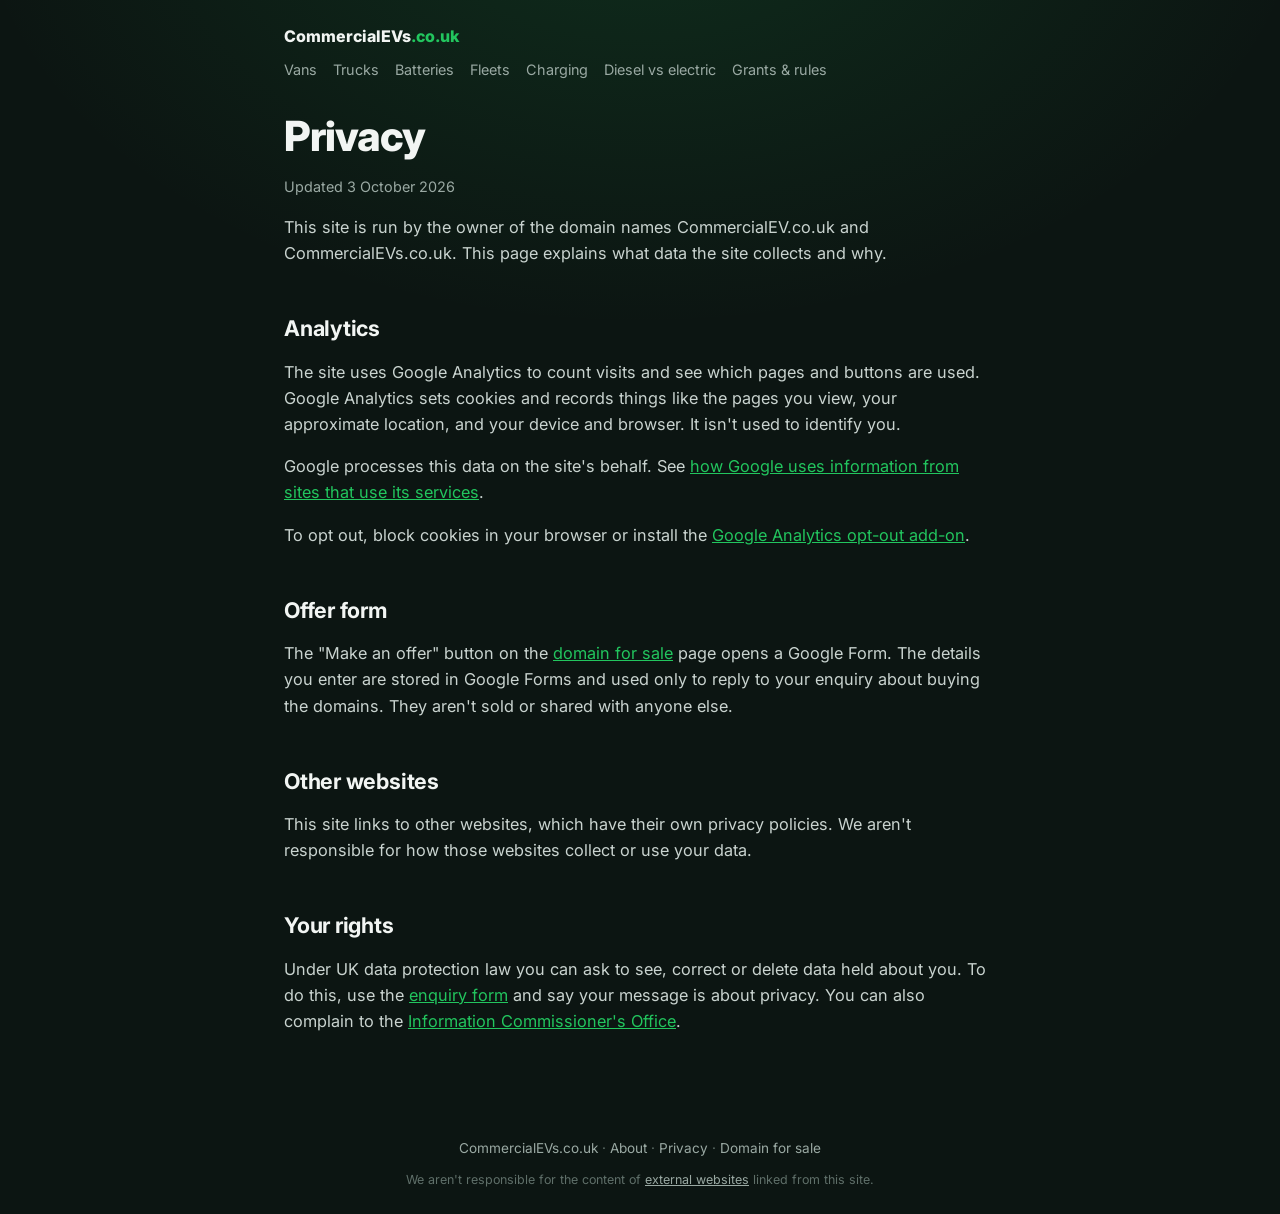
<file: privacy/index.html>
<!DOCTYPE html>
<html lang="en-GB">
<head>
  <meta charset="utf-8">
  <meta name="viewport" content="width=device-width, initial-scale=1">
  <title>Privacy – CommercialEVs.co.uk</title>
  <meta name="description" content="What data CommercialEVs.co.uk collects, why, and how to opt out.">
  <link rel="canonical" href="https://commercialevs.co.uk/privacy/">
  <meta name="robots" content="noindex, follow">
  <meta name="theme-color" content="#0c1512">
  <link rel="icon" href="/favicon.ico" sizes="48x48">
  <link rel="icon" href="/favicon.svg" type="image/svg+xml">
  <link rel="apple-touch-icon" href="/img/apple-touch-icon.png">

  <!-- Google Analytics 4 -->
  <script async src="https://www.googletagmanager.com/gtag/js?id=G-9Y22D7RMQH"></script>
  <script>
    window.dataLayer = window.dataLayer || [];
    function gtag(){dataLayer.push(arguments);}
    gtag('js', new Date());
    gtag('config', 'G-9Y22D7RMQH');
  </script>

  <link href="/css/site.css?v=7" rel="stylesheet">
  <link rel="preconnect" href="https://fonts.googleapis.com">
  <link rel="preconnect" href="https://fonts.gstatic.com" crossorigin>
  <link href="https://fonts.googleapis.com/css2?family=Inter:wght@400;600;800&display=swap" rel="stylesheet" media="print" onload="this.media='all'">
</head>
<body>
  <header class="topbar">
    <a class="brandlink" href="/">CommercialEVs<span class="tld">.co.uk</span></a>
    <nav class="topnav" aria-label="Guides">
      <a href="/electric-vans-uk/">Vans</a>
      <a href="/electric-trucks-uk/">Trucks</a>
      <a href="/electric-van-batteries/">Batteries</a>
      <a href="/electric-van-fleets-uk/">Fleets</a>
      <a href="/charging-an-electric-van/">Charging</a>
      <a href="/diesel-vs-electric-vans/">Diesel vs electric</a>
      <a href="/commercial-electric-vehicles-uk/">Grants &amp; rules</a>
    </nav>
  </header>

  <main class="doc">
    <h1>Privacy</h1>
    <p class="meta">Updated 3 October 2026</p>

    <p>This site is run by the owner of the domain names CommercialEV.co.uk and CommercialEVs.co.uk. This page explains what data the site collects and why.</p>

    <h2>Analytics</h2>
    <p>The site uses Google Analytics to count visits and see which pages and buttons are used. Google Analytics sets cookies and records things like the pages you view, your approximate location, and your device and browser. It isn't used to identify you.</p>
    <p>Google processes this data on the site's behalf. See <a href="https://policies.google.com/technologies/partner-sites" target="_blank" rel="noopener">how Google uses information from sites that use its services</a>.</p>
    <p>To opt out, block cookies in your browser or install the <a href="https://tools.google.com/dlpage/gaoptout" target="_blank" rel="noopener">Google Analytics opt-out add-on</a>.</p>

    <h2>Offer form</h2>
    <p>The "Make an offer" button on the <a href="/domain-for-sale/">domain for sale</a> page opens a Google Form. The details you enter are stored in Google Forms and used only to reply to your enquiry about buying the domains. They aren't sold or shared with anyone else.</p>

    <h2 id="other-websites">Other websites</h2>
    <p>This site links to other websites, which have their own privacy policies. We aren't responsible for how those websites collect or use your data.</p>

    <h2>Your rights</h2>
    <p>Under UK data protection law you can ask to see, correct or delete data held about you. To do this, use the <a href="https://docs.google.com/forms/d/e/1FAIpQLScv-sFO7Y8Mo2JD8AYKkitkR1Jo4LoIOZL_Y3LjZI6ycY7Xqw/viewform" target="_blank" rel="noopener">enquiry form</a> and say your message is about privacy. You can also complain to the <a href="https://ico.org.uk/make-a-complaint/" target="_blank" rel="noopener">Information Commissioner's Office</a>.</p>
  </main>

  <footer class="footer">
    <p><a href="/">CommercialEVs.co.uk</a> &middot; <a href="/about/">About</a> &middot; <a href="/privacy/">Privacy</a> &middot; <a href="/domain-for-sale/">Domain for sale</a></p>
    <p class="footer-note">We aren't responsible for the content of <a href="/about/#external-links">external websites</a> linked from this site.</p>
  </footer>
</body>
</html>
</file>
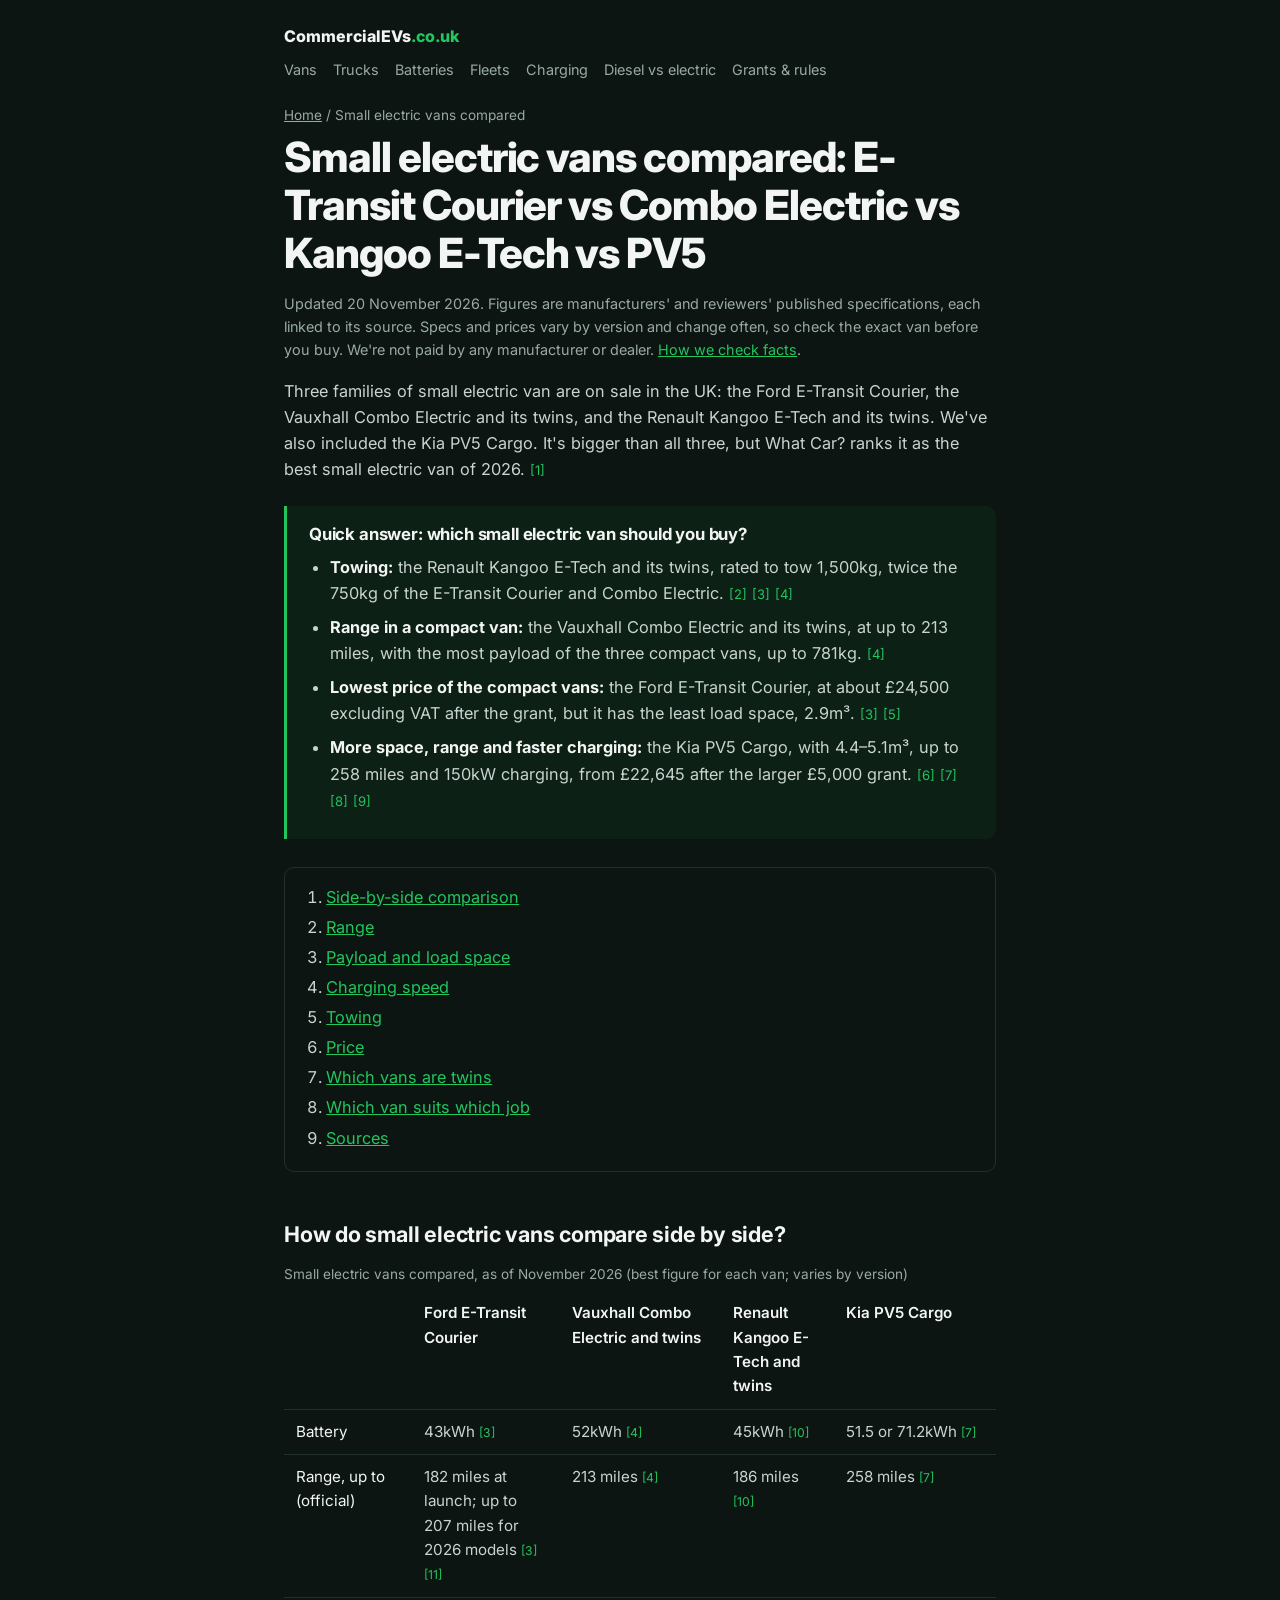
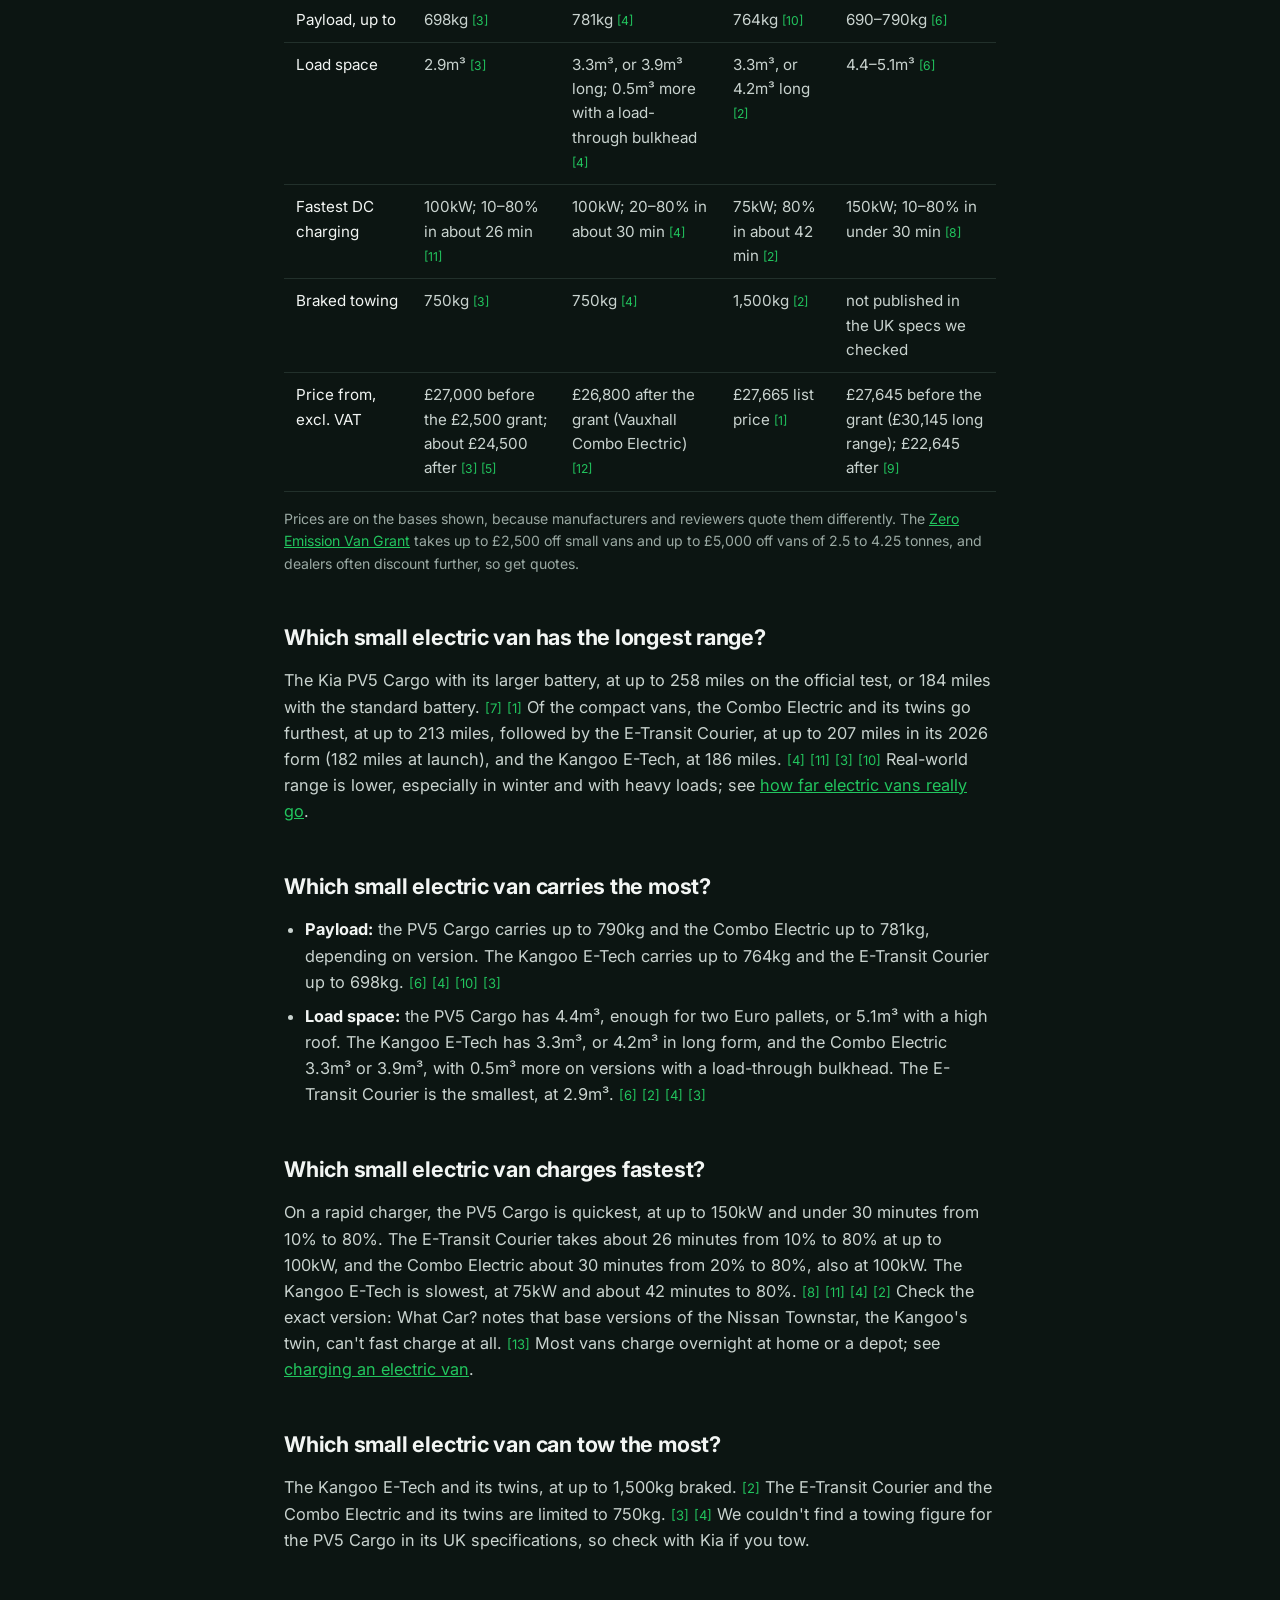
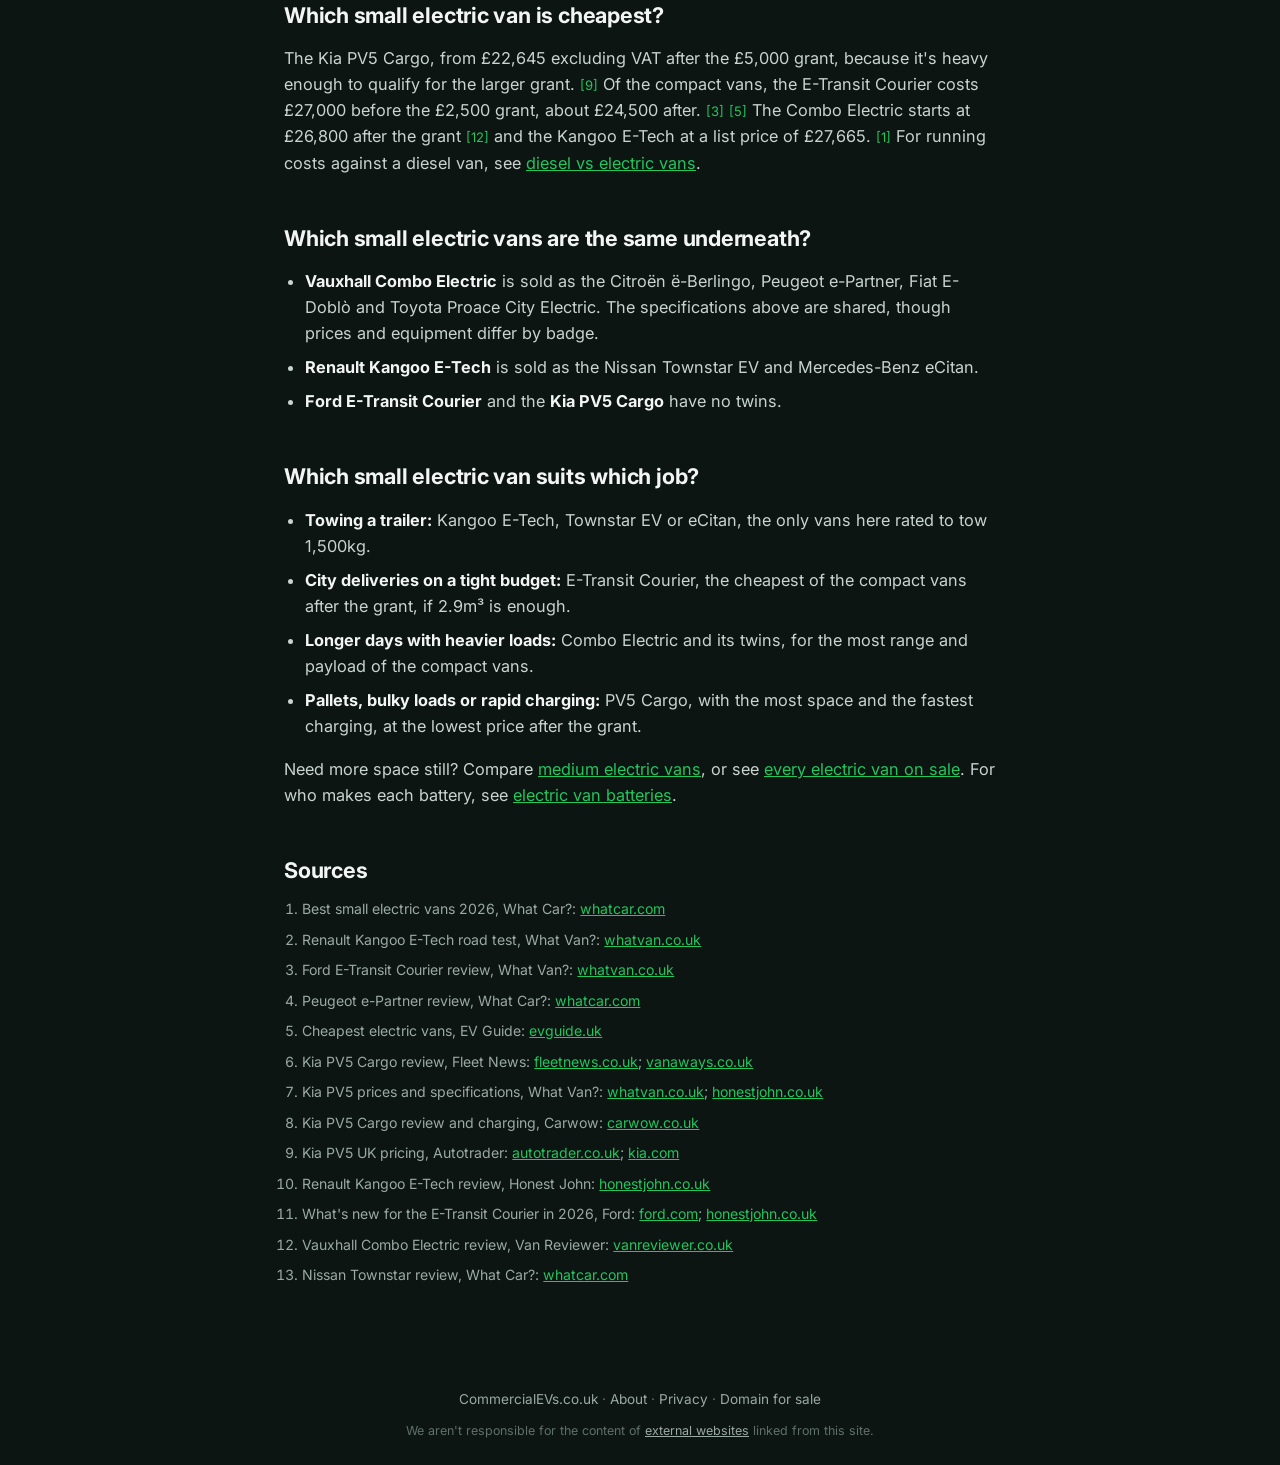
<file: small-electric-vans-compared/index.html>
<!DOCTYPE html>
<html lang="en-GB">
<head>
  <meta charset="utf-8">
  <meta name="viewport" content="width=device-width, initial-scale=1">
  <!-- Generated by _build/build.py from _build/pages/small_electric_vans_compared.py. Edit the source, not this file. -->
  <title>Best Small Electric Vans UK 2026: Range, Price &amp; Payload</title>
  <meta name="description" content="Small electric vans compared: Ford E-Transit Courier, Vauxhall Combo Electric, Renault Kangoo E-Tech and Kia PV5 on range, payload, towing and price.">
  <link rel="canonical" href="https://commercialevs.co.uk/small-electric-vans-compared/">
  <meta name="robots" content="index, follow, max-image-preview:large">
  <meta name="theme-color" content="#0c1512">

  <meta property="og:type" content="article">
  <meta property="og:site_name" content="CommercialEVs.co.uk">
  <meta property="og:title" content="Best Small Electric Vans UK 2026: Range, Price &amp; Payload">
  <meta property="og:description" content="Range, payload, load space, charging, towing and price for the small electric vans on sale in the UK.">
  <meta property="og:url" content="https://commercialevs.co.uk/small-electric-vans-compared/">
  <meta property="og:image" content="https://commercialevs.co.uk/img/og-guides.png">
  <meta property="og:image:width" content="1200">
  <meta property="og:image:height" content="630">
  <meta property="og:image:alt" content="CommercialEVs.co.uk – UK electric van guides">
  <meta property="og:locale" content="en_GB">
  <meta name="twitter:card" content="summary_large_image">

  <link rel="icon" href="/favicon.ico" sizes="48x48">
  <link rel="icon" href="/favicon.svg" type="image/svg+xml">
  <link rel="apple-touch-icon" href="/img/apple-touch-icon.png">

  <script type="application/ld+json">
  {
    "@context": "https://schema.org",
    "@graph": [
      {
        "@type": "Article",
        "@id": "https://commercialevs.co.uk/small-electric-vans-compared/#article",
        "headline": "Best Small Electric Vans UK 2026: Range, Price & Payload",
        "description": "Small electric vans compared: Ford E-Transit Courier, Vauxhall Combo Electric, Renault Kangoo E-Tech and Kia PV5 on range, payload, towing and price.",
        "datePublished": "2026-11-20",
        "dateModified": "2026-11-20",
        "inLanguage": "en-GB",
        "image": "https://commercialevs.co.uk/img/og-guides.png",
        "mainEntityOfPage": "https://commercialevs.co.uk/small-electric-vans-compared/",
        "author": { "@type": "Organization", "@id": "https://commercialevs.co.uk/#organization", "name": "CommercialEVs.co.uk", "url": "https://commercialevs.co.uk/", "logo": "https://commercialevs.co.uk/img/logo.png" },
        "publisher": { "@type": "Organization", "@id": "https://commercialevs.co.uk/#organization", "name": "CommercialEVs.co.uk", "url": "https://commercialevs.co.uk/", "logo": "https://commercialevs.co.uk/img/logo.png" },
        "isPartOf": { "@type": "WebSite", "name": "CommercialEVs.co.uk", "url": "https://commercialevs.co.uk/" }
      },
      {
        "@type": "BreadcrumbList",
        "itemListElement": [
          { "@type": "ListItem", "position": 1, "name": "CommercialEVs.co.uk", "item": "https://commercialevs.co.uk/" },
          { "@type": "ListItem", "position": 2, "name": "Small electric vans compared", "item": "https://commercialevs.co.uk/small-electric-vans-compared/" }
        ]
      }
    ]
  }
  </script>

  <!-- Google Analytics 4 -->
  <script async src="https://www.googletagmanager.com/gtag/js?id=G-9Y22D7RMQH"></script>
  <script>
    window.dataLayer = window.dataLayer || [];
    function gtag(){dataLayer.push(arguments);}
    gtag('js', new Date());
    gtag('config', 'G-9Y22D7RMQH');
  </script>

  <!-- Google Tag Manager -->
  <script>(function(w,d,s,l,i){w[l]=w[l]||[];w[l].push({'gtm.start':
    new Date().getTime(),event:'gtm.js'});var f=d.getElementsByTagName(s)[0],
    j=d.createElement(s),dl=l!='dataLayer'?'&l='+l:'';j.async=true;j.src=
    'https://www.googletagmanager.com/gtm.js?id='+i+dl;f.parentNode.insertBefore(j,f);
    })(window,document,'script','dataLayer','GTM-M4XK23H');</script>

  <link href="/css/site.css?v=7" rel="stylesheet">
  <link rel="preconnect" href="https://fonts.googleapis.com">
  <link rel="preconnect" href="https://fonts.gstatic.com" crossorigin>
  <link href="https://fonts.googleapis.com/css2?family=Inter:wght@400;600;800&display=swap" rel="stylesheet" media="print" onload="this.media='all'">
</head>
<body>
  <noscript><iframe src="https://www.googletagmanager.com/ns.html?id=GTM-M4XK23H" height="0" width="0" style="display:none;visibility:hidden"></iframe></noscript>

  <header class="topbar">
    <a class="brandlink" href="/">CommercialEVs<span class="tld">.co.uk</span></a>
    <nav class="topnav" aria-label="Guides">
      <a href="/electric-vans-uk/">Vans</a>
      <a href="/electric-trucks-uk/">Trucks</a>
      <a href="/electric-van-batteries/">Batteries</a>
      <a href="/electric-van-fleets-uk/">Fleets</a>
      <a href="/charging-an-electric-van/">Charging</a>
      <a href="/diesel-vs-electric-vans/">Diesel vs electric</a>
      <a href="/commercial-electric-vehicles-uk/">Grants &amp; rules</a>
    </nav>
  </header>

  <main class="doc">
    <nav class="crumbs" aria-label="Breadcrumb"><a href="/">Home</a> / Small electric vans compared</nav>

    <h1>Small electric vans compared: E-Transit Courier vs Combo Electric vs Kangoo E-Tech vs PV5</h1>
    <p class="meta">Updated 20 November 2026. Figures are manufacturers' and reviewers' published specifications, each linked to its source. Specs and prices vary by version and change often, so check the exact van before you buy. We're not paid by any manufacturer or dealer. <a href="/about/">How we check facts</a>.</p>
    <p>Three families of small electric van are on sale in the UK: the Ford E-Transit Courier, the Vauxhall Combo Electric and its twins, and the Renault Kangoo E-Tech and its twins. We've also included the Kia PV5 Cargo. It's bigger than all three, but What Car? ranks it as the best small electric van of 2026. <a href="#s1">[1]</a></p>

    <section class="summary" aria-label="Quick answer">
      <h2>Quick answer: which small electric van should you buy?</h2>
      <ul>
        <li><strong>Towing:</strong> the Renault Kangoo E-Tech and its twins, rated to tow 1,500kg, twice the 750kg of the E-Transit Courier and Combo Electric. <a href="#s2">[2]</a> <a href="#s3">[3]</a> <a href="#s4">[4]</a></li>
        <li><strong>Range in a compact van:</strong> the Vauxhall Combo Electric and its twins, at up to 213 miles, with the most payload of the three compact vans, up to 781kg. <a href="#s4">[4]</a></li>
        <li><strong>Lowest price of the compact vans:</strong> the Ford E-Transit Courier, at about £24,500 excluding VAT after the grant, but it has the least load space, 2.9m³. <a href="#s3">[3]</a> <a href="#s5">[5]</a></li>
        <li><strong>More space, range and faster charging:</strong> the Kia PV5 Cargo, with 4.4–5.1m³, up to 258 miles and 150kW charging, from £22,645 after the larger £5,000 grant. <a href="#s6">[6]</a> <a href="#s7">[7]</a> <a href="#s8">[8]</a> <a href="#s9">[9]</a></li>
      </ul>
    </section>

    <nav class="toc" aria-label="Contents">
      <ol>
        <li><a href="#table">Side-by-side comparison</a></li>
        <li><a href="#range">Range</a></li>
        <li><a href="#payload">Payload and load space</a></li>
        <li><a href="#charging">Charging speed</a></li>
        <li><a href="#towing">Towing</a></li>
        <li><a href="#price">Price</a></li>
        <li><a href="#twins">Which vans are twins</a></li>
        <li><a href="#verdict">Which van suits which job</a></li>
        <li><a href="#sources">Sources</a></li>
      </ol>
    </nav>

    <h2 id="table">How do small electric vans compare side by side?</h2>
    <p class="swipe-hint" aria-hidden="true">Scroll the table sideways to see all four vans.</p>
    <div class="table-wrap"><table class="wide compare">
      <caption>Small electric vans compared, as of November 2026 (best figure for each van; varies by version)</caption>
      <thead><tr><th>&nbsp;</th><th>Ford E-Transit Courier</th><th>Vauxhall Combo Electric and twins</th><th>Renault Kangoo E-Tech and twins</th><th>Kia PV5 Cargo</th></tr></thead>
      <tbody>
        <tr><td>Battery</td><td>43kWh <a href="#s3">[3]</a></td><td>52kWh <a href="#s4">[4]</a></td><td>45kWh <a href="#s10">[10]</a></td><td>51.5 or 71.2kWh <a href="#s7">[7]</a></td></tr>
        <tr><td>Range, up to (official)</td><td>182 miles at launch; up to 207 miles for 2026 models <a href="#s3">[3]</a> <a href="#s11">[11]</a></td><td>213 miles <a href="#s4">[4]</a></td><td>186 miles <a href="#s10">[10]</a></td><td>258 miles <a href="#s7">[7]</a></td></tr>
        <tr><td>Payload, up to</td><td>698kg <a href="#s3">[3]</a></td><td>781kg <a href="#s4">[4]</a></td><td>764kg <a href="#s10">[10]</a></td><td>690–790kg <a href="#s6">[6]</a></td></tr>
        <tr><td>Load space</td><td>2.9m³ <a href="#s3">[3]</a></td><td>3.3m³, or 3.9m³ long; 0.5m³ more with a load-through bulkhead <a href="#s4">[4]</a></td><td>3.3m³, or 4.2m³ long <a href="#s2">[2]</a></td><td>4.4–5.1m³ <a href="#s6">[6]</a></td></tr>
        <tr><td>Fastest DC charging</td><td>100kW; 10–80% in about 26 min <a href="#s11">[11]</a></td><td>100kW; 20–80% in about 30 min <a href="#s4">[4]</a></td><td>75kW; 80% in about 42 min <a href="#s2">[2]</a></td><td>150kW; 10–80% in under 30 min <a href="#s8">[8]</a></td></tr>
        <tr><td>Braked towing</td><td>750kg <a href="#s3">[3]</a></td><td>750kg <a href="#s4">[4]</a></td><td>1,500kg <a href="#s2">[2]</a></td><td>not published in the UK specs we checked</td></tr>
        <tr><td>Price from, excl. VAT</td><td>£27,000 before the £2,500 grant; about £24,500 after <a href="#s3">[3]</a> <a href="#s5">[5]</a></td><td>£26,800 after the grant (Vauxhall Combo Electric) <a href="#s12">[12]</a></td><td>£27,665 list price <a href="#s1">[1]</a></td><td>£27,645 before the grant (£30,145 long range); £22,645 after <a href="#s9">[9]</a></td></tr>
      </tbody>
    </table></div>
    <p class="note">Prices are on the bases shown, because manufacturers and reviewers quote them differently. The <a href="/commercial-electric-vehicles-uk/#grant">Zero Emission Van Grant</a> takes up to £2,500 off small vans and up to £5,000 off vans of 2.5 to 4.25 tonnes, and dealers often discount further, so get quotes.</p>

    <h2 id="range">Which small electric van has the longest range?</h2>
    <p>The Kia PV5 Cargo with its larger battery, at up to 258 miles on the official test, or 184 miles with the standard battery. <a href="#s7">[7]</a> <a href="#s1">[1]</a> Of the compact vans, the Combo Electric and its twins go furthest, at up to 213 miles, followed by the E-Transit Courier, at up to 207 miles in its 2026 form (182 miles at launch), and the Kangoo E-Tech, at 186 miles. <a href="#s4">[4]</a> <a href="#s11">[11]</a> <a href="#s3">[3]</a> <a href="#s10">[10]</a> Real-world range is lower, especially in winter and with heavy loads; see <a href="/electric-vans-uk/#real-range">how far electric vans really go</a>.</p>

    <h2 id="payload">Which small electric van carries the most?</h2>
    <ul>
      <li><strong>Payload:</strong> the PV5 Cargo carries up to 790kg and the Combo Electric up to 781kg, depending on version. The Kangoo E-Tech carries up to 764kg and the E-Transit Courier up to 698kg. <a href="#s6">[6]</a> <a href="#s4">[4]</a> <a href="#s10">[10]</a> <a href="#s3">[3]</a></li>
      <li><strong>Load space:</strong> the PV5 Cargo has 4.4m³, enough for two Euro pallets, or 5.1m³ with a high roof. The Kangoo E-Tech has 3.3m³, or 4.2m³ in long form, and the Combo Electric 3.3m³ or 3.9m³, with 0.5m³ more on versions with a load-through bulkhead. The E-Transit Courier is the smallest, at 2.9m³. <a href="#s6">[6]</a> <a href="#s2">[2]</a> <a href="#s4">[4]</a> <a href="#s3">[3]</a></li>
    </ul>

    <h2 id="charging">Which small electric van charges fastest?</h2>
    <p>On a rapid charger, the PV5 Cargo is quickest, at up to 150kW and under 30 minutes from 10% to 80%. The E-Transit Courier takes about 26 minutes from 10% to 80% at up to 100kW, and the Combo Electric about 30 minutes from 20% to 80%, also at 100kW. The Kangoo E-Tech is slowest, at 75kW and about 42 minutes to 80%. <a href="#s8">[8]</a> <a href="#s11">[11]</a> <a href="#s4">[4]</a> <a href="#s2">[2]</a> Check the exact version: What Car? notes that base versions of the Nissan Townstar, the Kangoo's twin, can't fast charge at all. <a href="#s13">[13]</a> Most vans charge overnight at home or a depot; see <a href="/charging-an-electric-van/">charging an electric van</a>.</p>

    <h2 id="towing">Which small electric van can tow the most?</h2>
    <p>The Kangoo E-Tech and its twins, at up to 1,500kg braked. <a href="#s2">[2]</a> The E-Transit Courier and the Combo Electric and its twins are limited to 750kg. <a href="#s3">[3]</a> <a href="#s4">[4]</a> We couldn't find a towing figure for the PV5 Cargo in its UK specifications, so check with Kia if you tow.</p>

    <h2 id="price">Which small electric van is cheapest?</h2>
    <p>The Kia PV5 Cargo, from £22,645 excluding VAT after the £5,000 grant, because it's heavy enough to qualify for the larger grant. <a href="#s9">[9]</a> Of the compact vans, the E-Transit Courier costs £27,000 before the £2,500 grant, about £24,500 after. <a href="#s3">[3]</a> <a href="#s5">[5]</a> The Combo Electric starts at £26,800 after the grant <a href="#s12">[12]</a> and the Kangoo E-Tech at a list price of £27,665. <a href="#s1">[1]</a> For running costs against a diesel van, see <a href="/diesel-vs-electric-vans/">diesel vs electric vans</a>.</p>

    <h2 id="twins">Which small electric vans are the same underneath?</h2>
    <ul>
      <li><strong>Vauxhall Combo Electric</strong> is sold as the Citroën ë-Berlingo, Peugeot e-Partner, Fiat E-Doblò and Toyota Proace City Electric. The specifications above are shared, though prices and equipment differ by badge.</li>
      <li><strong>Renault Kangoo E-Tech</strong> is sold as the Nissan Townstar EV and Mercedes-Benz eCitan.</li>
      <li><strong>Ford E-Transit Courier</strong> and the <strong>Kia PV5 Cargo</strong> have no twins.</li>
    </ul>

    <h2 id="verdict">Which small electric van suits which job?</h2>
    <ul>
      <li><strong>Towing a trailer:</strong> Kangoo E-Tech, Townstar EV or eCitan, the only vans here rated to tow 1,500kg.</li>
      <li><strong>City deliveries on a tight budget:</strong> E-Transit Courier, the cheapest of the compact vans after the grant, if 2.9m³ is enough.</li>
      <li><strong>Longer days with heavier loads:</strong> Combo Electric and its twins, for the most range and payload of the compact vans.</li>
      <li><strong>Pallets, bulky loads or rapid charging:</strong> PV5 Cargo, with the most space and the fastest charging, at the lowest price after the grant.</li>
    </ul>
    <p>Need more space still? Compare <a href="/medium-electric-vans-compared/">medium electric vans</a>, or see <a href="/electric-vans-uk/">every electric van on sale</a>. For who makes each battery, see <a href="/electric-van-batteries/">electric van batteries</a>.</p>

    <h2 id="sources">Sources</h2>
    <ol class="sources">
      <li id="s1">Best small electric vans 2026, What Car?: <a href="https://www.whatcar.com/best/small-electric-vans/n28845" rel="nofollow noopener" target="_blank">whatcar.com</a></li>
      <li id="s2">Renault Kangoo E-Tech road test, What Van?: <a href="https://www.whatvan.co.uk/van-reviews/the-what-van-road-test-renault-kangoo-e-tech-2022/" rel="nofollow noopener" target="_blank">whatvan.co.uk</a></li>
      <li id="s3">Ford E-Transit Courier review, What Van?: <a href="https://www.whatvan.co.uk/van-reviews/ford-e-transit-courier-review/" rel="nofollow noopener" target="_blank">whatvan.co.uk</a></li>
      <li id="s4">Peugeot e-Partner review, What Car?: <a href="https://www.whatcar.com/peugeot/partner-electric/van/review/n20151" rel="nofollow noopener" target="_blank">whatcar.com</a></li>
      <li id="s5">Cheapest electric vans, EV Guide: <a href="https://fleet.evguide.uk/best/cheapest-electric-vans" rel="nofollow noopener" target="_blank">evguide.uk</a></li>
      <li id="s6">Kia PV5 Cargo review, Fleet News: <a href="https://www.fleetnews.co.uk/van/reviews/kia-pv5-cargo" rel="nofollow noopener" target="_blank">fleetnews.co.uk</a>; <a href="https://www.vanaways.co.uk/news/kia-pv5-cargo-full-vanaways-review" rel="nofollow noopener" target="_blank">vanaways.co.uk</a></li>
      <li id="s7">Kia PV5 prices and specifications, What Van?: <a href="https://www.whatvan.co.uk/news/new-kia-pv5-specs-and-prices-announced/" rel="nofollow noopener" target="_blank">whatvan.co.uk</a>; <a href="https://vans.honestjohn.co.uk/van-news/new-vans/2025-04/kia-reveals-new-pv5-electric-van/" rel="nofollow noopener" target="_blank">honestjohn.co.uk</a></li>
      <li id="s8">Kia PV5 Cargo review and charging, Carwow: <a href="https://www.carwow.co.uk/kia/pv5-lcv" rel="nofollow noopener" target="_blank">carwow.co.uk</a></li>
      <li id="s9">Kia PV5 UK pricing, Autotrader: <a href="https://www.autotrader.co.uk/vans/content/kia-reveals-uk-specification-and-pricing-for-pv5-electric-vans" rel="nofollow noopener" target="_blank">autotrader.co.uk</a>; <a href="https://www.kia.com/uk/pbv/government-grants/" rel="nofollow noopener" target="_blank">kia.com</a></li>
      <li id="s10">Renault Kangoo E-Tech review, Honest John: <a href="https://vans.honestjohn.co.uk/renault/kangoo-e-tech" rel="nofollow noopener" target="_blank">honestjohn.co.uk</a></li>
      <li id="s11">What's new for the E-Transit Courier in 2026, Ford: <a href="https://www.fromtheroad.ford.com/eur/en/articles/2026/whats-new-e-transit-courier" rel="nofollow noopener" target="_blank">ford.com</a>; <a href="https://vans.honestjohn.co.uk/ford/e-transit-courier/" rel="nofollow noopener" target="_blank">honestjohn.co.uk</a></li>
      <li id="s12">Vauxhall Combo Electric review, Van Reviewer: <a href="https://vanreviewer.co.uk/vauxhall/combo-electric/review/4013" rel="nofollow noopener" target="_blank">vanreviewer.co.uk</a></li>
      <li id="s13">Nissan Townstar review, What Car?: <a href="https://www.whatcar.com/nissan/townstar/van/review/n29039" rel="nofollow noopener" target="_blank">whatcar.com</a></li>
    </ol>
  </main>

  <footer class="footer">
    <p><a href="/">CommercialEVs.co.uk</a> &middot; <a href="/about/">About</a> &middot; <a href="/privacy/">Privacy</a> &middot; <a href="/domain-for-sale/">Domain for sale</a></p>
    <p class="footer-note">We aren't responsible for the content of <a href="/about/#external-links">external websites</a> linked from this site.</p>
  </footer>
</body>
</html>
</file>
<file: css/site.css>
:root {
  --bg: #0c1512;
  --ink: #f2f5f3;
  --soft: #9aa9a3;
  --line: #22302b;
  --green: #22c55e;
}

* { box-sizing: border-box; }
img { max-width: 100%; height: auto; }

body {
  margin: 0;
  min-height: 100vh;
  display: flex;
  flex-direction: column;
  background:
    radial-gradient(60rem 40rem at 50% -10%, rgba(34, 197, 94, .14), transparent 70%),
    var(--bg);
  color: var(--ink);
  font-family: Inter, system-ui, -apple-system, "Segoe UI", Roboto, sans-serif;
  line-height: 1.6;
  -webkit-font-smoothing: antialiased;
}

.page {
  flex: 1;
  width: 100%;
  max-width: 880px;
  margin: 0 auto;
  padding: 64px 24px;
  display: flex;
  flex-direction: column;
  justify-content: center;
  align-items: center;
  text-align: center;
}

.label {
  display: block;
  line-height: 1.6;
  margin: 0 0 32px;
  font-size: .8rem;
  font-weight: 600;
  letter-spacing: .14em;
  text-transform: uppercase;
  color: var(--soft);
}
.dot { display: inline-block; width: 8px; height: 8px; margin-right: 10px; border-radius: 50%; background: var(--green); vertical-align: .1em; }

h1 {
  margin: 0 0 28px;
  font-size: clamp(1.4rem, 7vw, 4.25rem);
  font-weight: 800;
  line-height: 1.08;
  letter-spacing: -.035em;
}
.domain { display: block; }
.tld { color: var(--green); }
.amp { display: block; font-size: .45em; font-weight: 400; color: var(--soft); margin: .2em 0; }

.intro {
  max-width: 34rem;
  margin: 0 auto 40px;
  font-size: 1.15rem;
  color: var(--soft);
}

.btn {
  display: inline-block;
  padding: 16px 40px;
  border-radius: 10px;
  background: var(--green);
  color: #06210f;
  font-weight: 800;
  font-size: 1.05rem;
  text-decoration: none;
  transition: background .15s;
}
.btn:hover { background: #4ade80; }
.btn:focus-visible { outline: 3px solid var(--ink); outline-offset: 3px; }


.footer {
  padding: 24px;
  text-align: center;
  font-size: .85rem;
  color: #5f6f69;
}
.footer p { margin: 0; }

.footer a { color: var(--soft); text-decoration: none; }
.footer a:hover { color: var(--green); }
.footer-links { display: flex; justify-content: center; gap: 24px; margin-top: 10px; }

/* Guide pages */
.topbar {
  width: 100%;
  max-width: 760px;
  margin: 0 auto;
  padding: 24px 24px 0;
  display: flex;
  flex-wrap: wrap;
  align-items: baseline;
  justify-content: space-between;
  gap: 8px 20px;
}
.topbar a { color: var(--ink); text-decoration: none; }
.brandlink { font-weight: 800; }
.topnav { display: flex; flex-wrap: wrap; gap: 4px 16px; font-size: .9rem; }
.topnav a { color: var(--soft); }
.topnav a:hover, .topnav a[aria-current="page"] { color: var(--green); }

.doc {
  flex: 1;
  width: 100%;
  max-width: 760px;
  margin: 0 auto;
  padding: 24px 24px 64px;
  color: #c9d3cf;
  font-size: 1.02rem;
}
.doc h1 {
  font-size: clamp(1.8rem, 5vw, 2.6rem);
  line-height: 1.15;
  letter-spacing: -.025em;
  color: var(--ink);
  margin: 8px 0 12px;
}
.doc h2 {
  margin: 48px 0 12px;
  font-size: 1.35rem;
  line-height: 1.3;
  letter-spacing: -.01em;
  color: var(--ink);
  scroll-margin-top: 16px;
}
.doc a { color: var(--green); }
.doc strong { color: var(--ink); }
.doc ul, .doc ol { padding-left: 1.3em; }
.doc li { margin-bottom: 8px; }
/* Citation markers link to #s1, #s2 ...; matching on a digit keeps #small, #scotland etc. full size */
.doc a[href^="#s1"],
.doc a[href^="#s2"],
.doc a[href^="#s3"],
.doc a[href^="#s4"],
.doc a[href^="#s5"],
.doc a[href^="#s6"],
.doc a[href^="#s7"],
.doc a[href^="#s8"],
.doc a[href^="#s9"] { font-size: .8em; text-decoration: none; }
.doc .btn { color: #06210f; text-decoration: none; }

.crumbs { font-size: .85rem; color: var(--soft); }
.crumbs a { color: var(--soft); }
.meta { font-size: .9rem; color: var(--soft); }

.toc {
  margin: 28px 0;
  padding: 16px 20px;
  border: 1px solid var(--line);
  border-radius: 10px;
}
.toc ol { margin: 0; }
.toc li { margin-bottom: 4px; }

.doc table {
  width: 100%;
  border-collapse: collapse;
  margin: 16px 0;
  font-size: .95rem;
}
.doc th, .doc td {
  text-align: left;
  vertical-align: top;
  padding: 10px 12px;
  border-bottom: 1px solid var(--line);
}
.doc th { color: var(--ink); font-weight: 600; }
.doc td:first-child { white-space: nowrap; color: var(--ink); }

.sources { font-size: .88rem; color: var(--soft); }
.sources li { scroll-margin-top: 16px; }

.forsale {
  margin-top: 56px;
  padding: 28px 24px;
  border: 1px solid var(--line);
  border-radius: 12px;
  text-align: center;
}
.forsale p { margin: 0 0 18px; }

@media (max-width: 640px) {
  .doc td:first-child { white-space: normal; }
}
.note { font-size: .88rem; color: var(--soft); }

.summary {
  margin: 24px 0 8px;
  padding: 18px 22px;
  border-left: 3px solid var(--green);
  background: rgba(34, 197, 94, .06);
  border-radius: 0 10px 10px 0;
}
.summary h2 { margin: 0 0 8px; font-size: 1.05rem; }
.summary ul { margin: 0; }
.doc caption { text-align: left; font-size: .85rem; color: var(--soft); padding-bottom: 6px; }

.guides-section { width: 100%; max-width: 680px; margin: 64px auto 0; }
.guides-title {
  margin: 0 0 16px;
  font-size: .8rem;
  font-weight: 600;
  letter-spacing: .14em;
  text-transform: uppercase;
  color: var(--soft);
}
.guides {
  display: grid;
  grid-template-columns: 1fr 1fr;
  gap: 14px;
  text-align: left;
}
.guides a {
  display: flex;
  flex-direction: column;
  gap: 4px;
  padding: 18px 20px;
  border: 1px solid var(--line);
  border-radius: 10px;
  background: rgba(255, 255, 255, .02);
  color: var(--ink);
  text-decoration: none;
  transition: border-color .15s, background .15s;
}
.guides a:hover { border-color: var(--green); background: rgba(34, 197, 94, .05); }
.guides a:focus-visible { outline: 2px solid var(--green); outline-offset: 2px; }
.guides strong { font-size: 1rem; }
.guides a:last-child:nth-child(odd) { grid-column: 1 / -1; }
.guides strong::after { content: " \2192"; color: var(--green); }
.guides span { font-size: .88rem; line-height: 1.5; color: var(--soft); }
@media (max-width: 640px) {
  .guides { grid-template-columns: 1fr; }
}

.table-wrap { overflow-x: auto; -webkit-overflow-scrolling: touch; margin: 16px 0; }
.table-wrap table { margin: 0; }
.doc table.models td:first-child { white-space: normal; width: 46%; }
.doc table.models td:not(:first-child) { white-space: nowrap; }
@media (max-width: 640px) {
  .doc th, .doc td { padding: 8px 6px; }
  .doc table { font-size: .85rem; }
  .doc table.models td:not(:first-child) { white-space: normal; }
}
.doc table.fleets td:first-child { white-space: normal; width: 22%; }

/* Homepage hub */
.hub h1 { font-size: clamp(2.2rem, 7vw, 3.6rem); }
.news {
  display: inline-block;
  max-width: 44rem;
  padding: 10px 18px;
  border: 1px solid var(--line);
  border-radius: 999px;
  font-size: .9rem;
  line-height: 1.5;
  color: var(--soft);
  text-decoration: none;
  transition: border-color .15s;
}
.news strong { color: var(--ink); }
.news::after { content: " \2192"; color: var(--green); }
.news:hover { border-color: var(--green); }
.news:focus-visible { outline: 2px solid var(--green); outline-offset: 2px; }
.hub .guides-section { margin-top: 48px; }
.footer-links { flex-wrap: wrap; gap: 8px 24px; }

/* Charts */
.doc figure.chart { margin: 24px 0 8px; }
.doc figure.chart img { display: block; width: 100%; height: auto; border: 1px solid var(--line); border-radius: 12px; }
.doc figure.chart figcaption { margin-top: 10px; font-size: .88rem; color: var(--soft); }
.doc figure.chart picture { display: block; }
@media (max-width: 640px) { .doc figure.chart img { max-width: 440px; margin: 0 auto; } }
.doc table.wide td { white-space: normal; }
.doc table.wide td:first-child { width: 26%; }
@media (max-width: 400px) {
  .doc table.wide { font-size: .8rem; }
  .doc table.wide th, .doc table.wide td { padding: 8px 4px; }
}

/* Comparison tables: keep columns readable and the row label in view when scrolling sideways */
.doc table.compare { min-width: 640px; }
.doc table.compare td:first-child, .doc table.compare th:first-child { position: sticky; left: 0; z-index: 1; background: var(--bg); width: 18%; }
.swipe-hint { display: none; font-size: .85rem; color: var(--soft); margin: 0 0 6px; }
@media (max-width: 700px) { .swipe-hint { display: block; } }

.footer .footer-note { margin-top: 10px; font-size: .78rem; }
.footer .footer-note a { text-decoration: underline; }

/* Homepage overview */
.hub-about { width: 100%; max-width: 680px; margin: 56px auto 0; text-align: left; color: var(--soft); }
.hub-about h2 { margin: 0 0 12px; font-size: 1.15rem; color: var(--ink); }
.hub-about ul { padding-left: 1.2em; }
.hub-about li { margin-bottom: 8px; }
.hub-about a { color: var(--green); }
</file>
